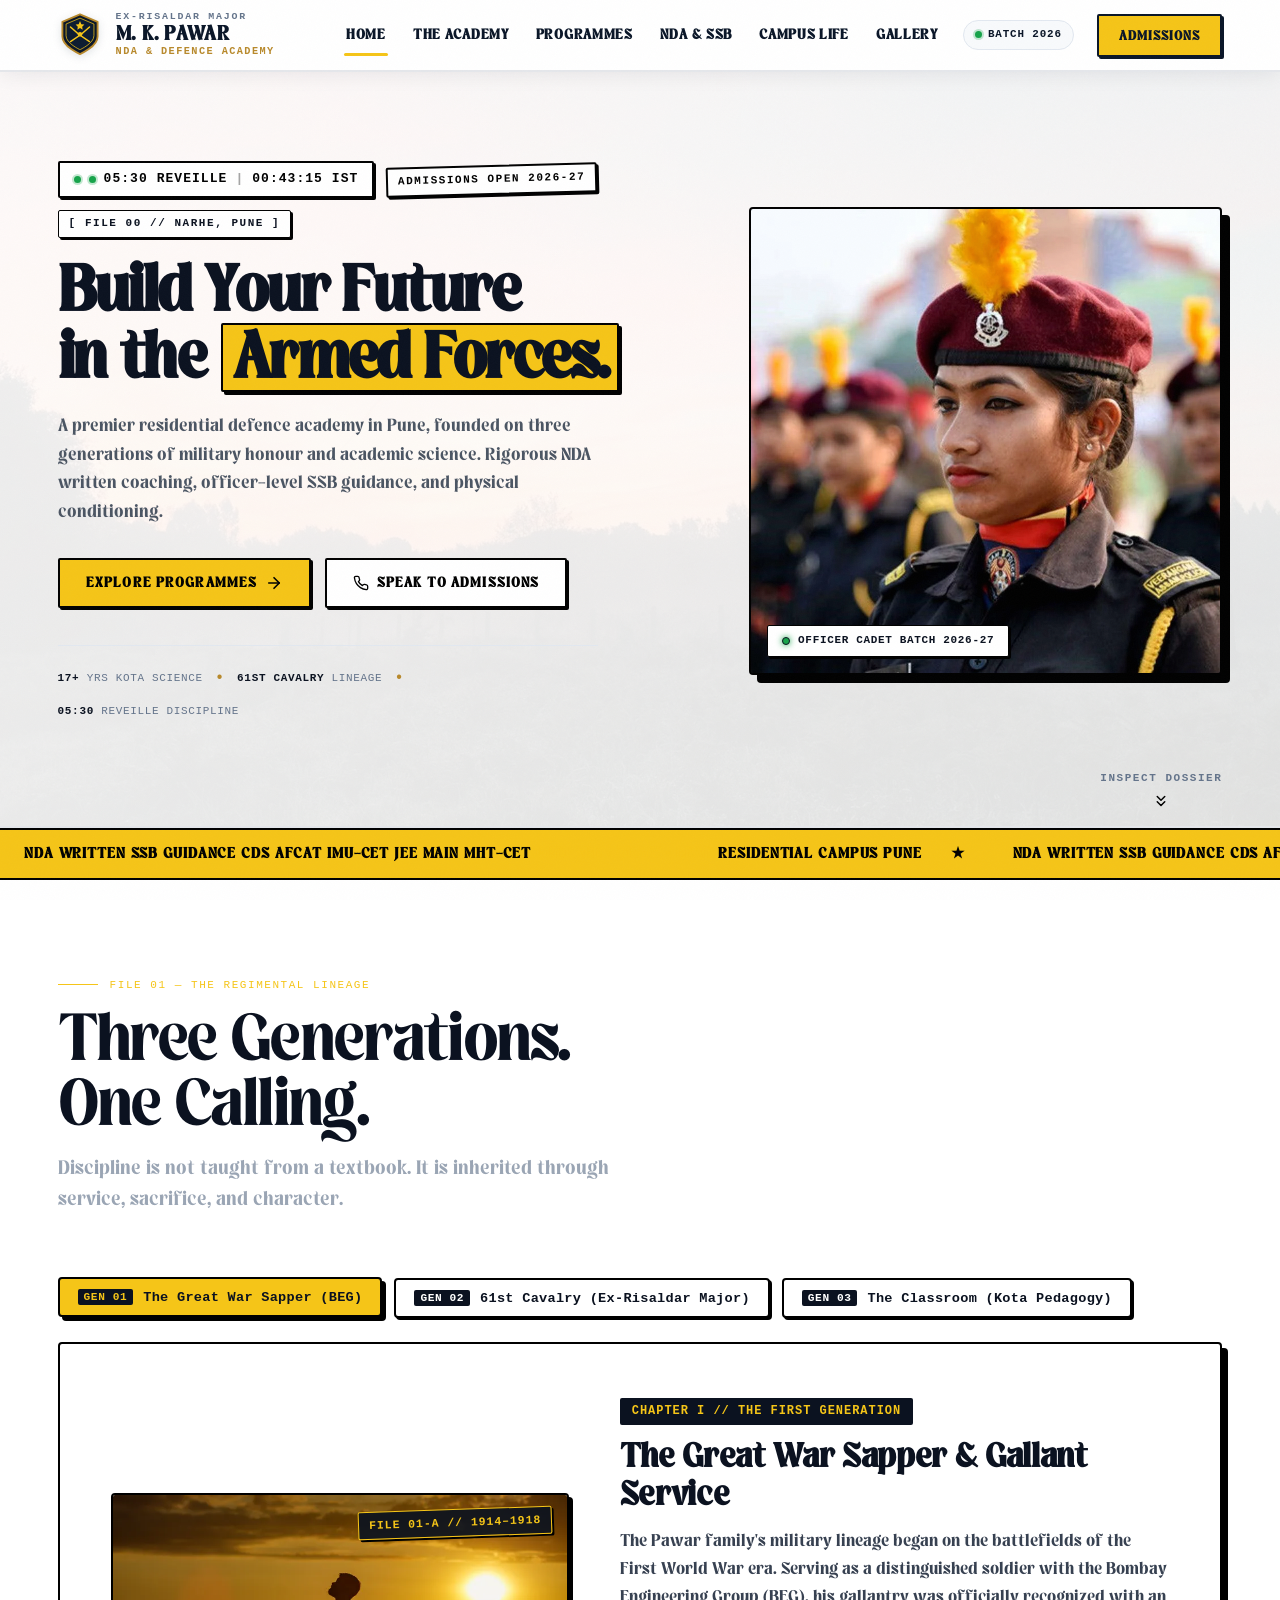
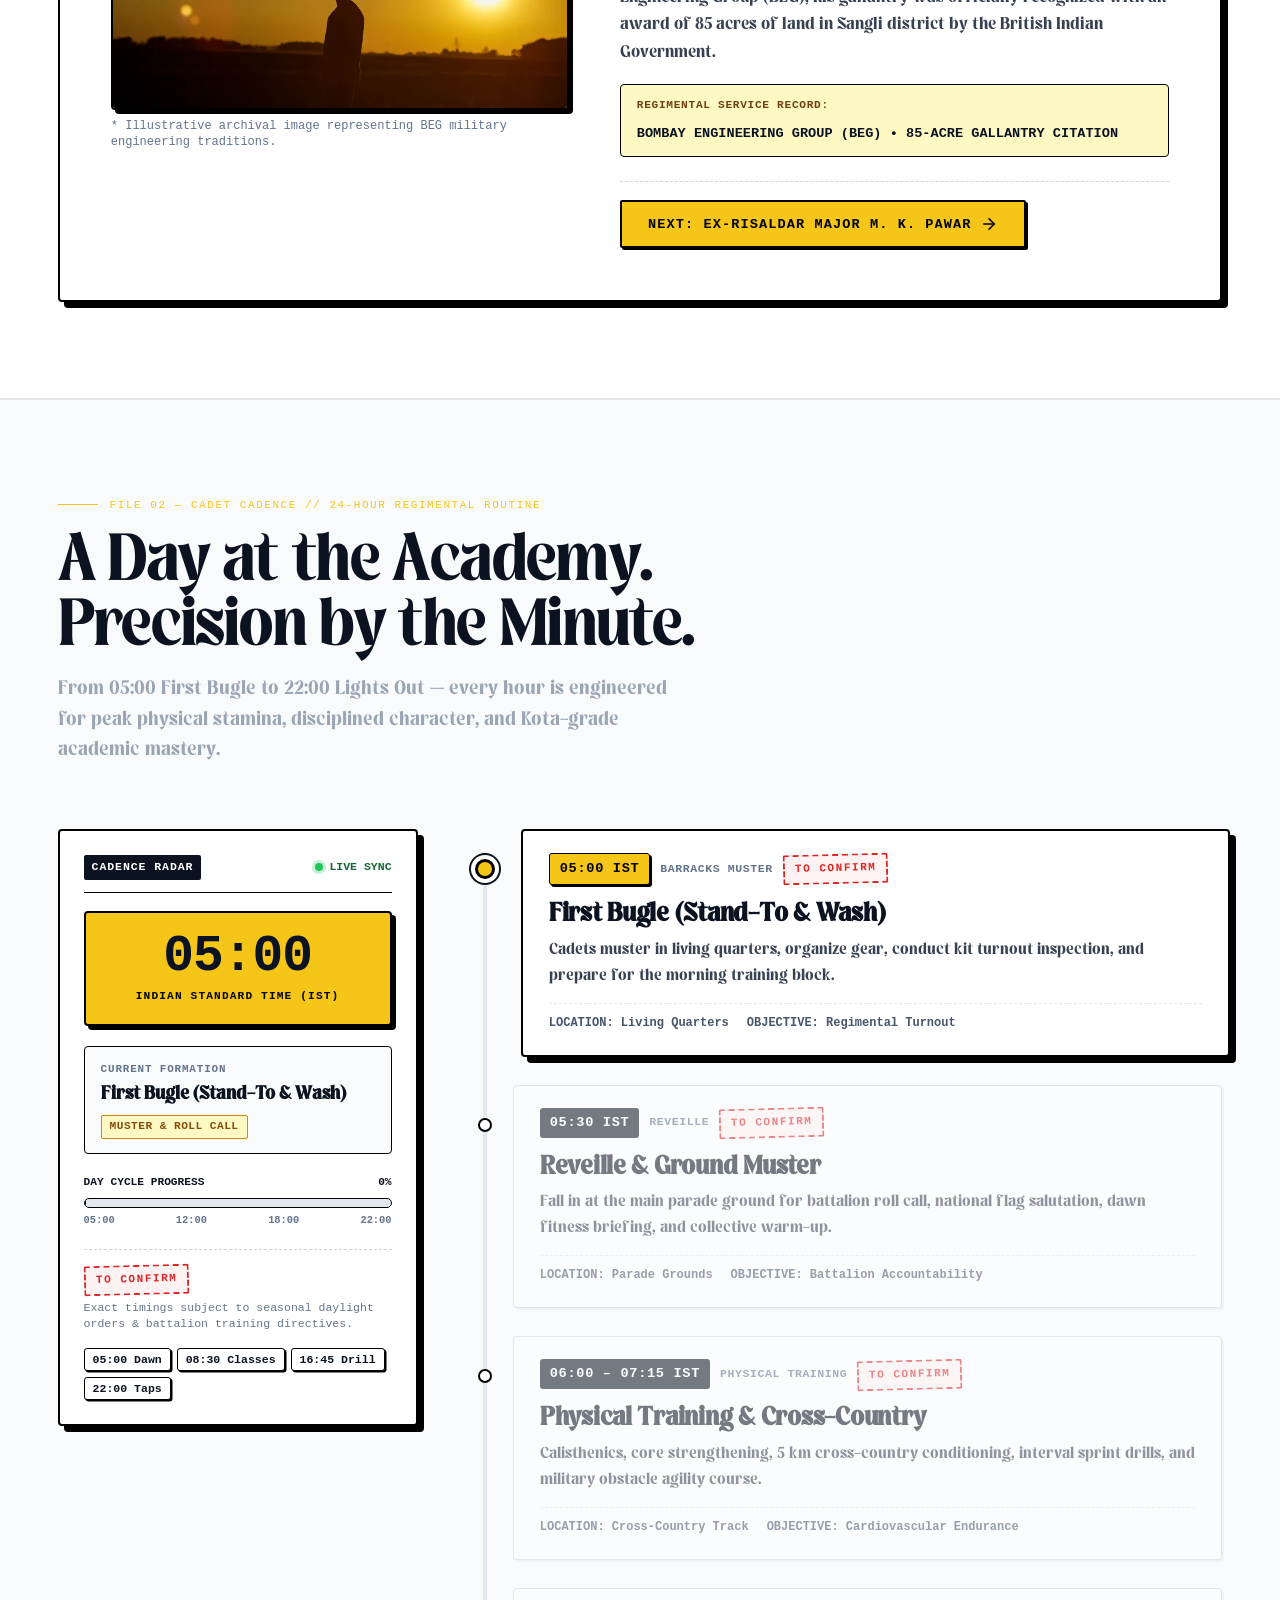
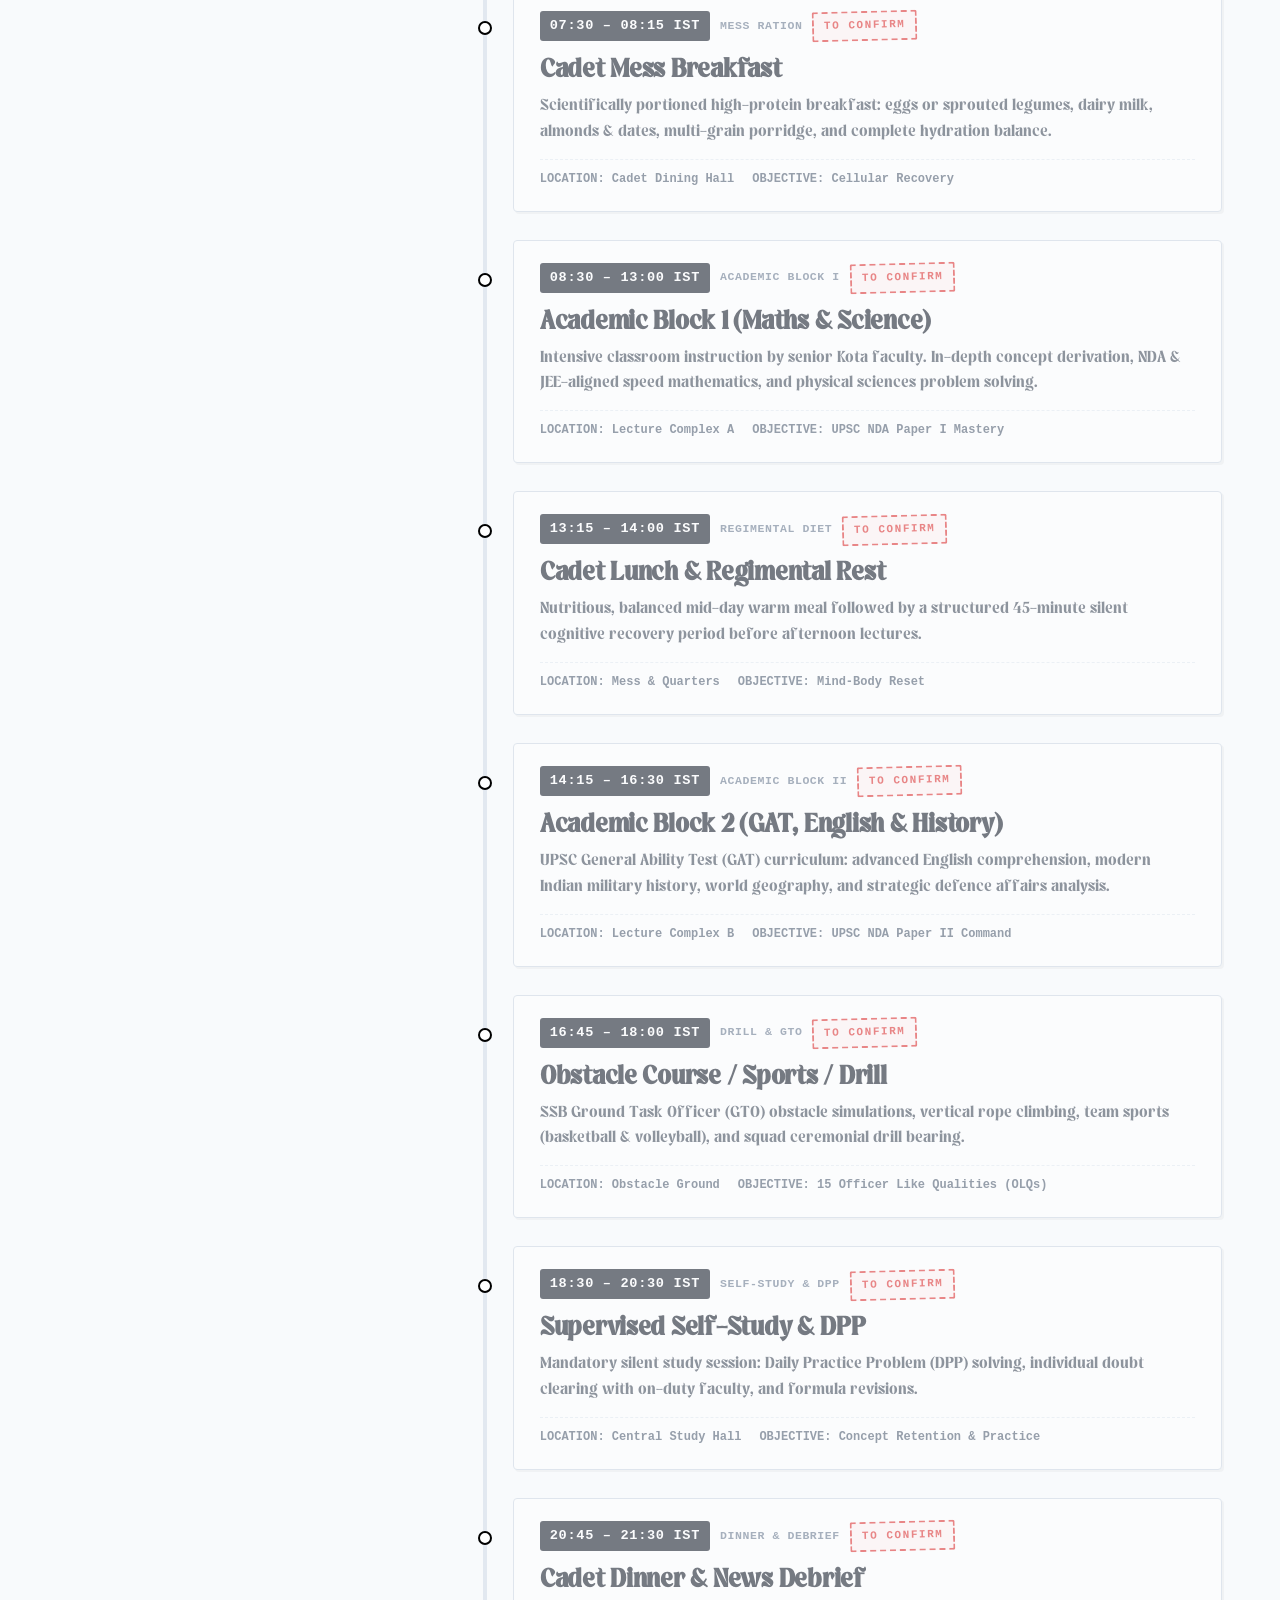
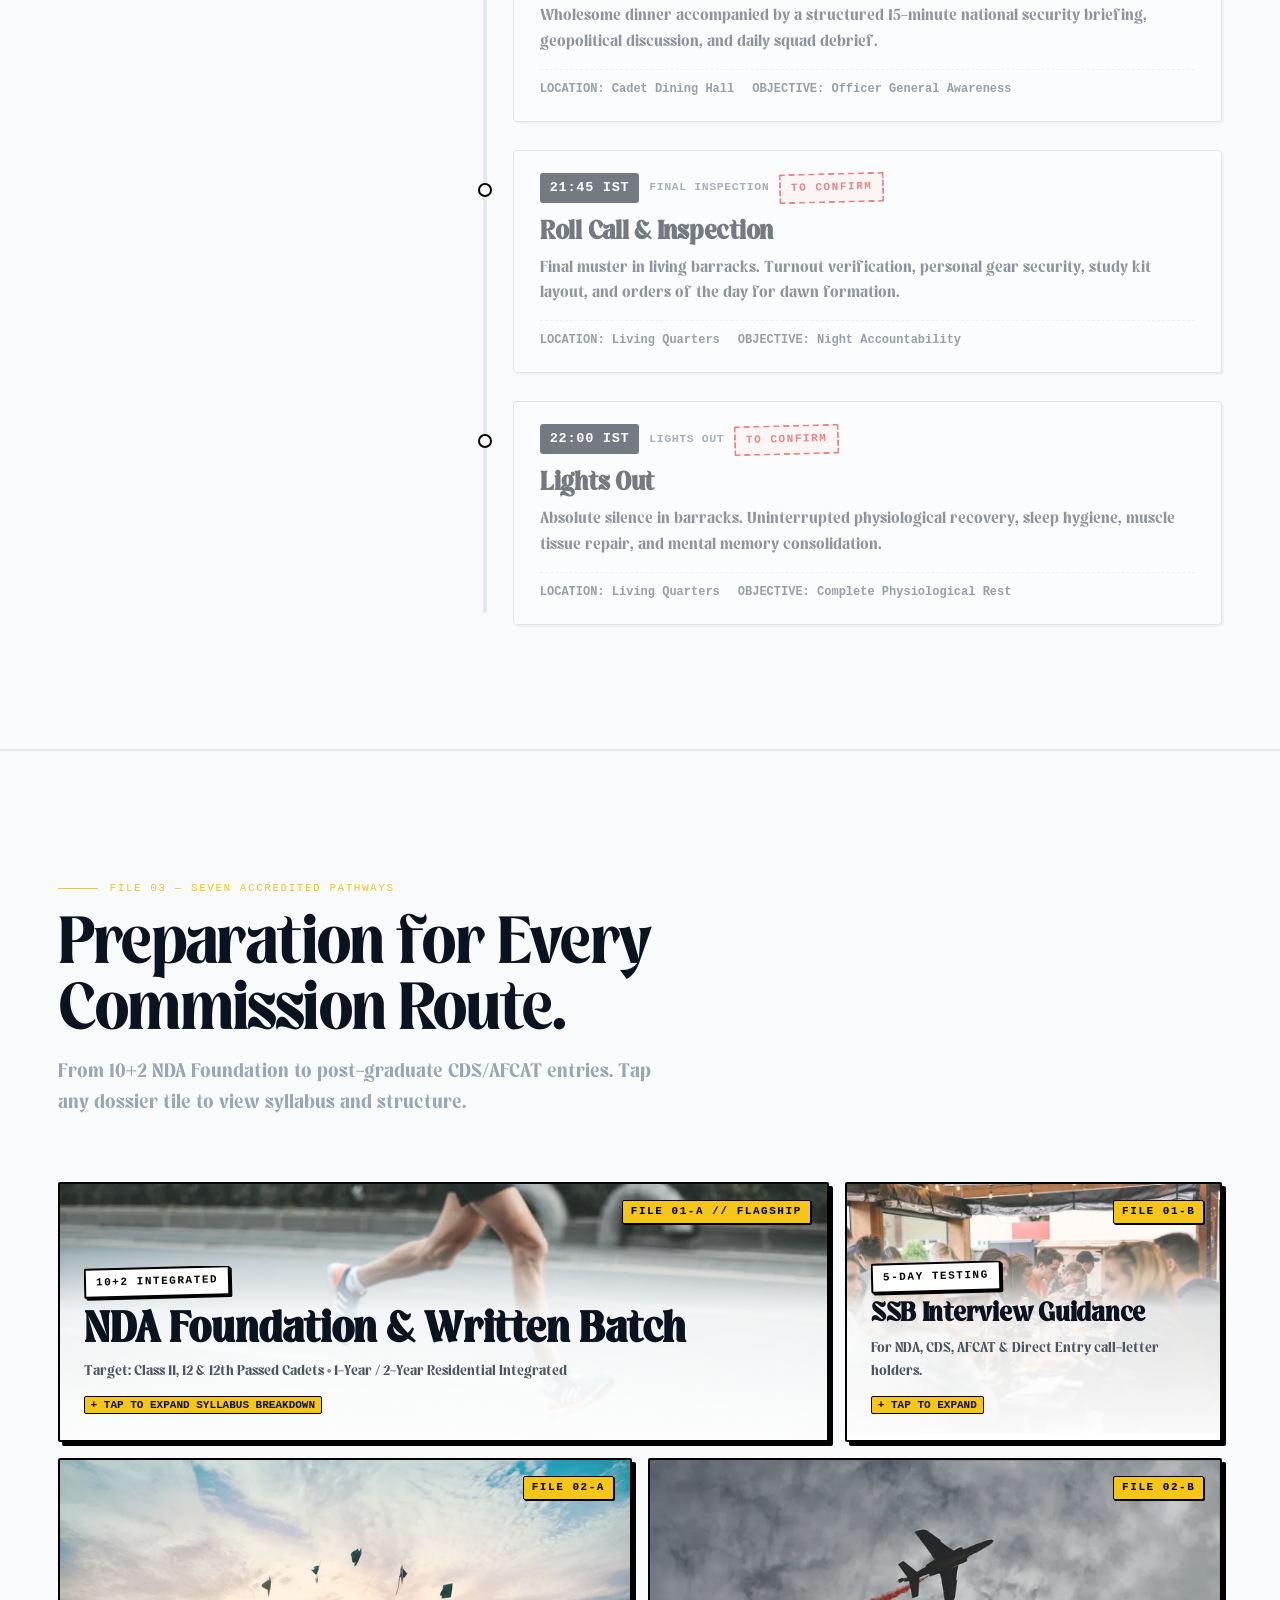
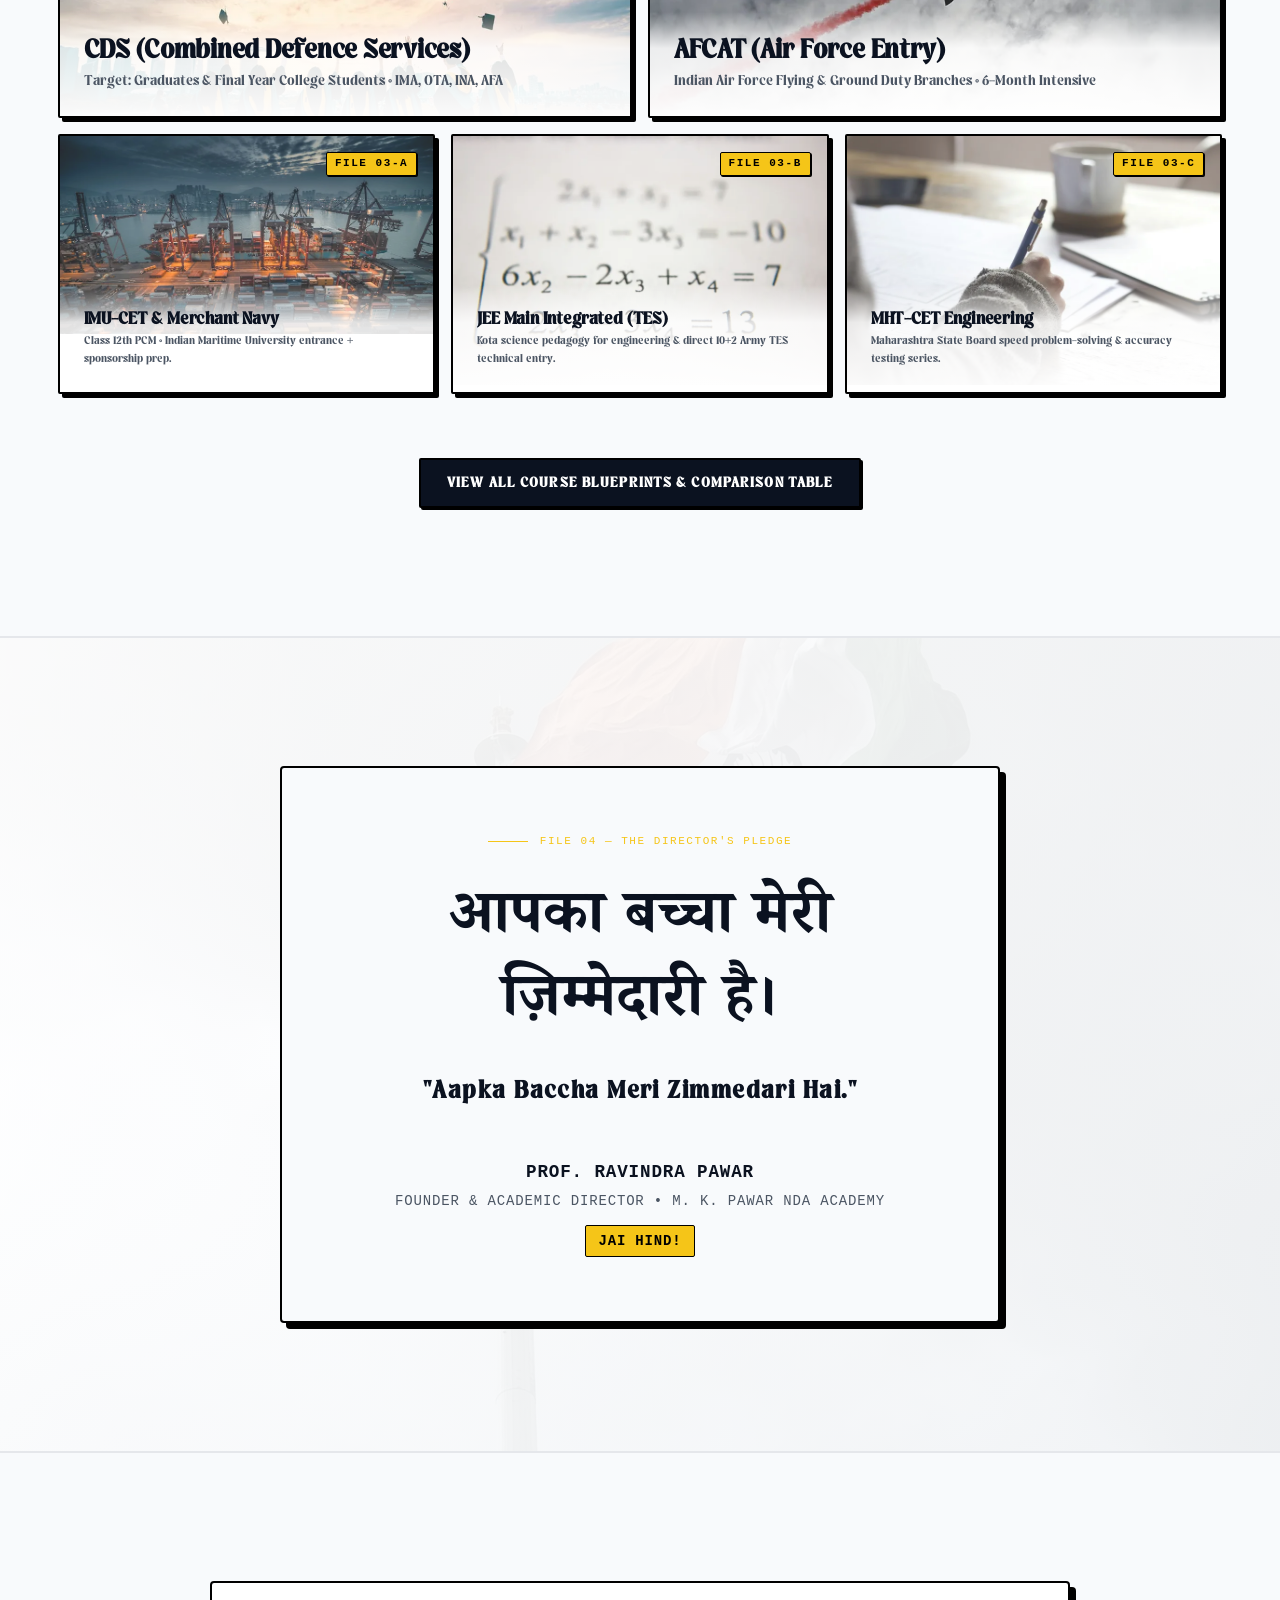
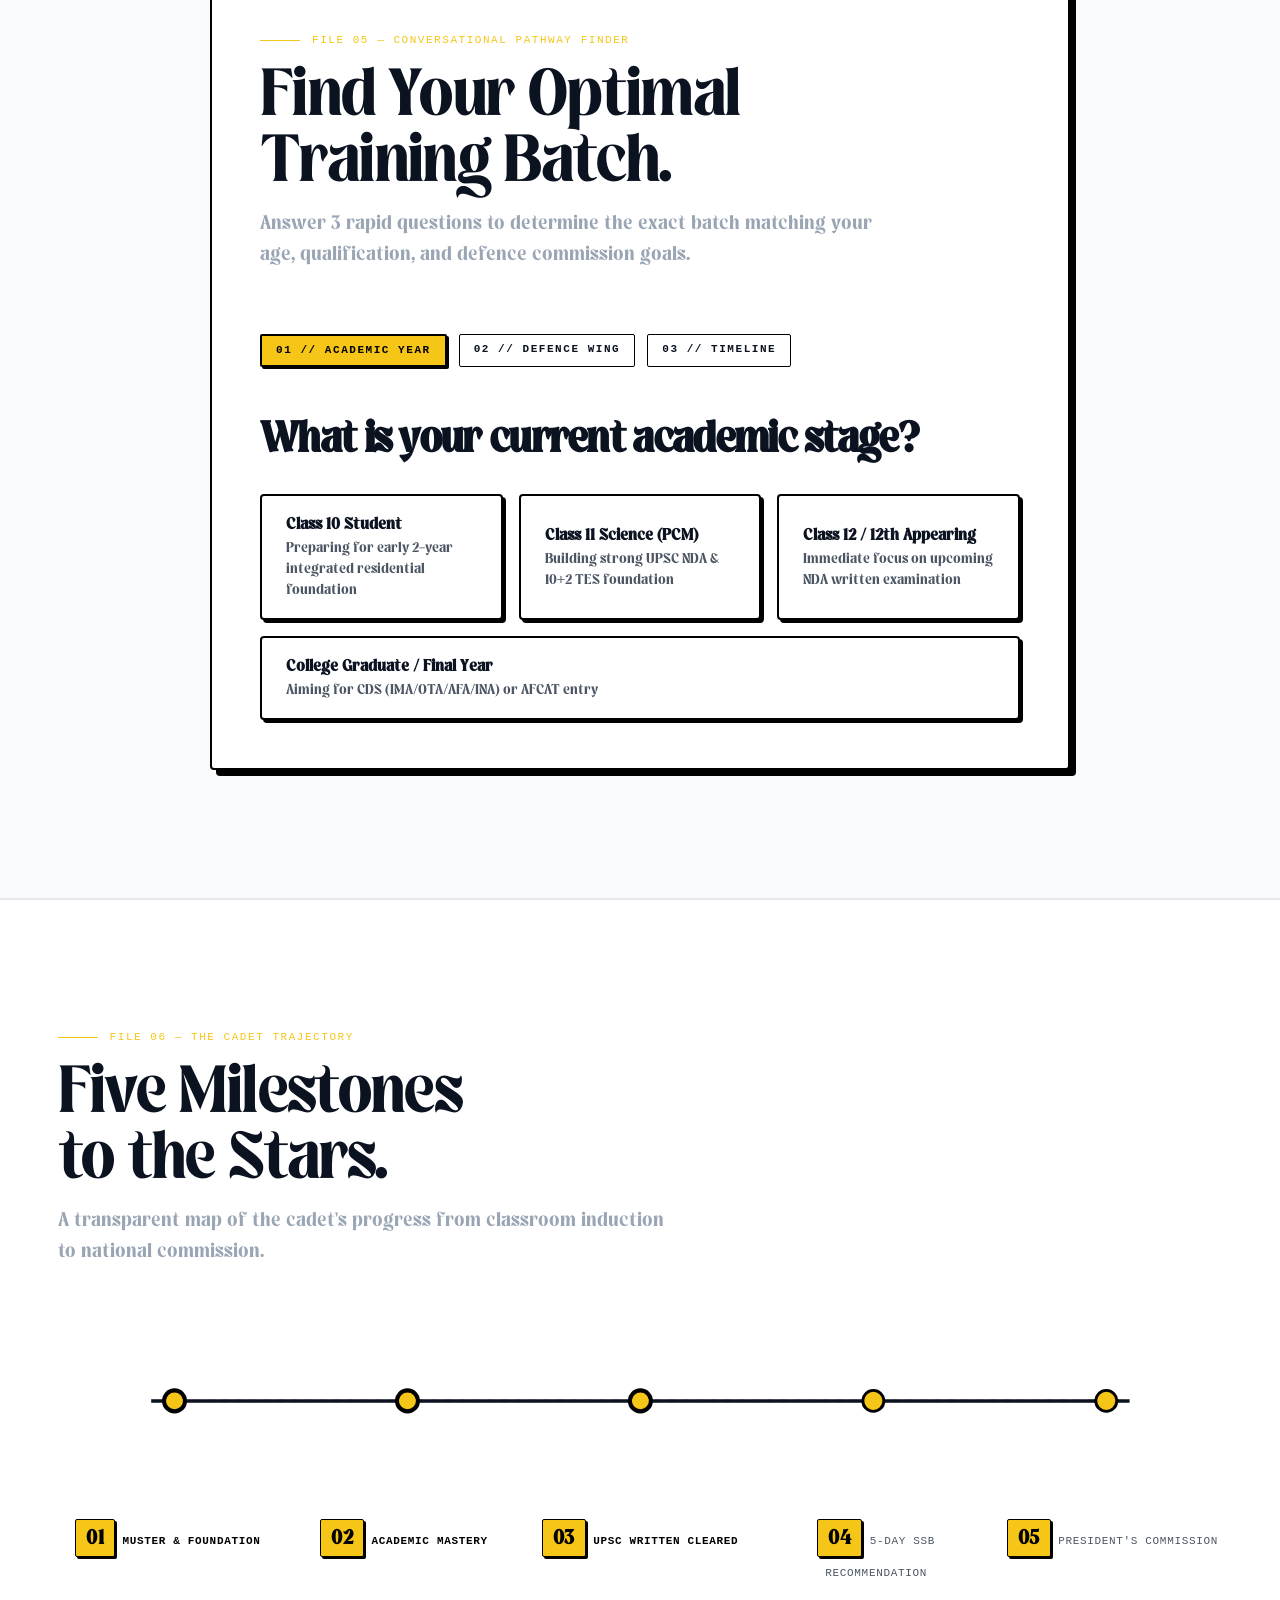
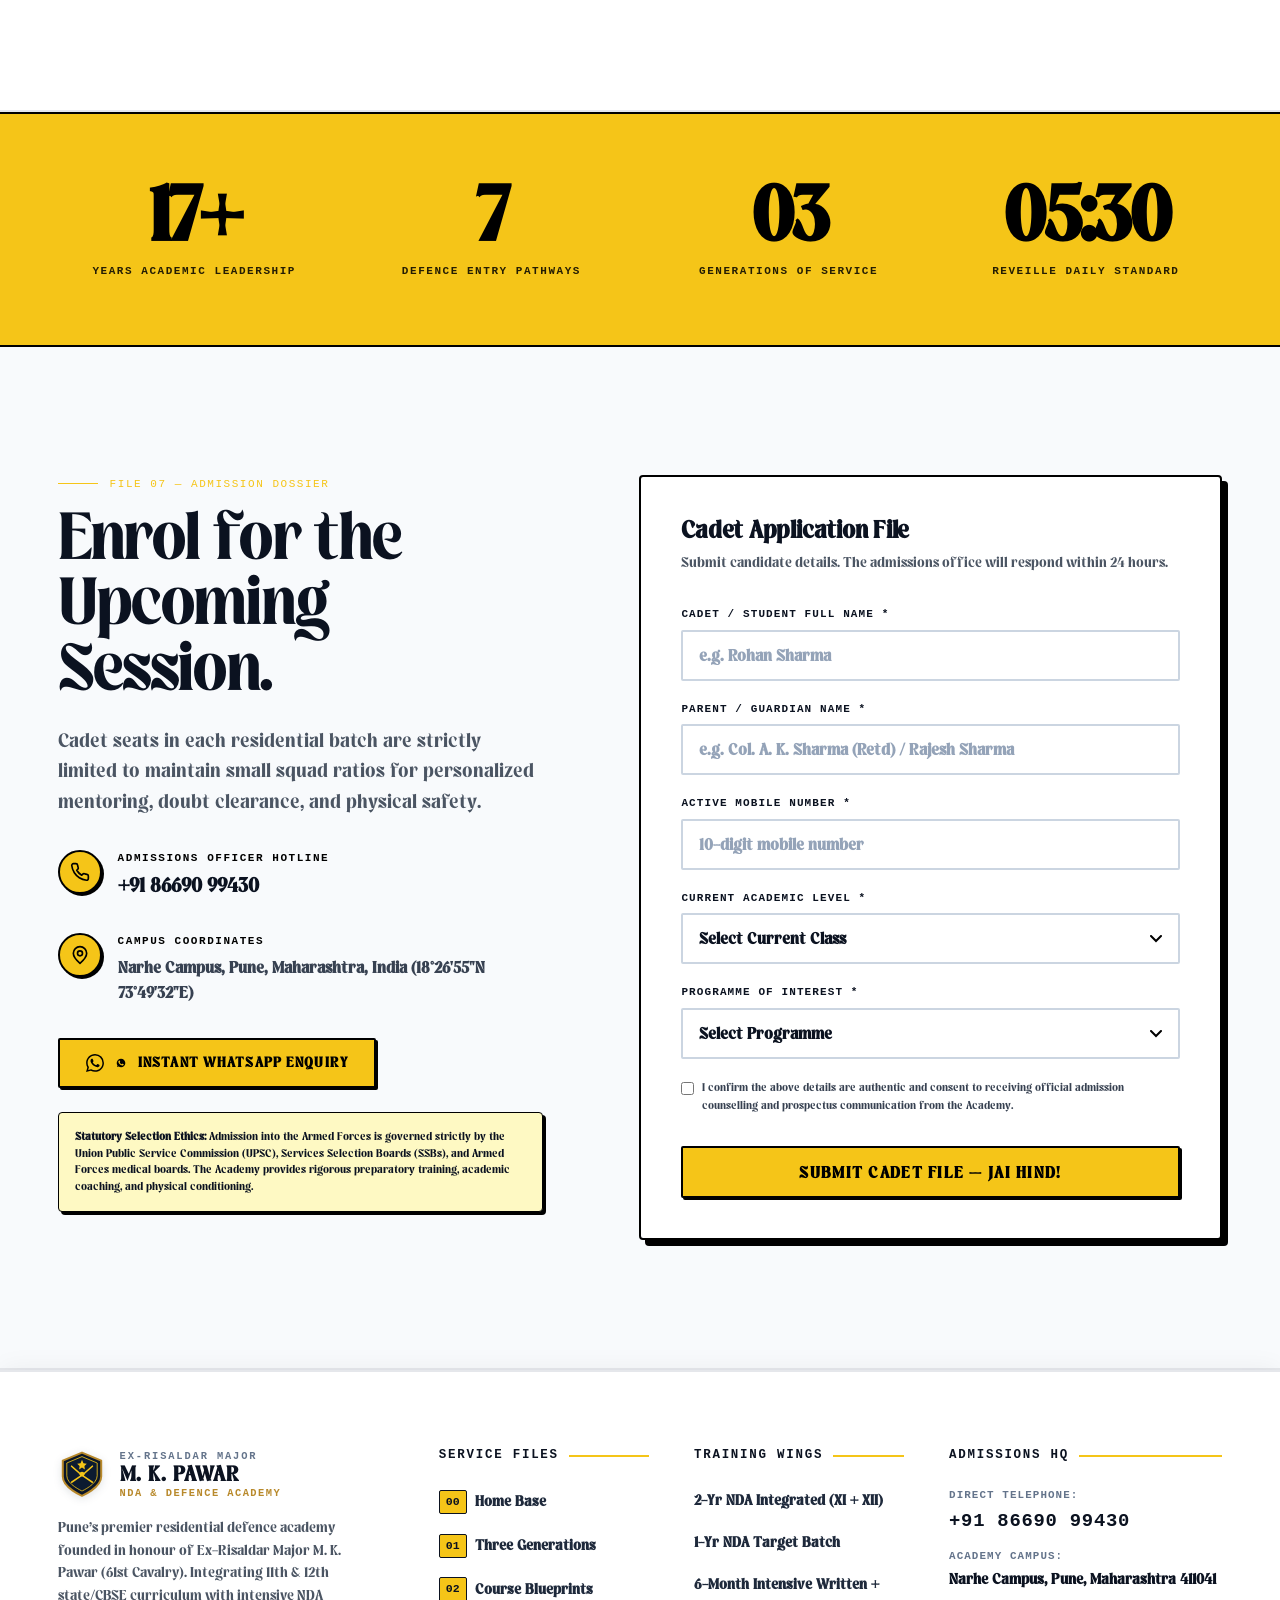
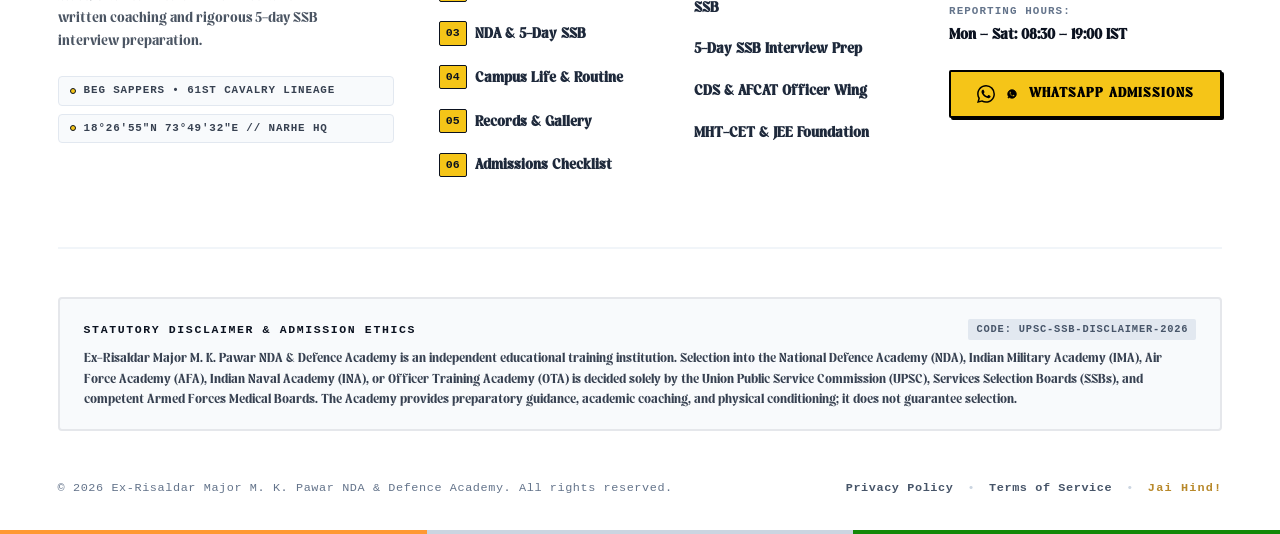
<file: index.html>
<!DOCTYPE html>
<html lang="en" dir="ltr">
<head>
  <meta charset="UTF-8">
  <meta name="viewport" content="width=device-width, initial-scale=1.0">
  <meta name="theme-color" content="#0A1628">
  <title>Ex-Risaldar Major M. K. Pawar NDA & Defence Academy | Pune</title>
  <meta name="description" content="Pune's premier residential defence academy. Rigorous NDA written preparation, officer-level SSB guidance, and physical conditioning. Prepare • Train • Lead.">
  <link rel="canonical" href="https://mkpawarnda.com/">

  <!-- Open Graph / Meta -->
  <meta property="og:type" content="website">
  <meta property="og:url" content="https://mkpawarnda.com/">
  <meta property="og:title" content="Ex-Risaldar Major M. K. Pawar NDA & Defence Academy | Pune">
  <meta property="og:description" content="Premier residential defence academy in Pune. Rigorous NDA written preparation, officer-level SSB guidance, and physical conditioning.">
  <meta property="og:image" content="https://mkpawarnda.com/assets/img/hero-crack-nda-1200.webp">

  <!-- Twitter Meta -->
  <meta name="twitter:card" content="summary_large_image">
  <meta name="twitter:title" content="Ex-Risaldar Major M. K. Pawar NDA & Defence Academy">
  <meta name="twitter:description" content="Premier residential defence academy in Pune. Prepare • Train • Lead.">
  <meta name="twitter:image" content="https://mkpawarnda.com/assets/img/hero-crack-nda-1200.webp">

  <!-- Preload Critical Fonts & Hero Image for High Performance -->
  <link rel="preload" href="assets/fonts/Mileast.woff2" as="font" type="font/woff2" crossorigin>
  <link rel="preload" href="assets/fonts/plus-jakarta-sans-600-normal.woff2" as="font" type="font/woff2" crossorigin>
  <link rel="preload" href="assets/img/hero-crack-nda-1200.webp" as="image" type="image/webp" fetchpriority="high">

  <!-- Preconnect for Devanagari Google Font -->
  <link rel="preconnect" href="https://fonts.googleapis.com">
  <link rel="preconnect" href="https://fonts.gstatic.com" crossorigin>
  <link href="https://fonts.googleapis.com/css2?family=Noto+Serif+Devanagari:wght@400;600;700&display=swap" rel="stylesheet">

  <!-- Stylesheets -->
  <link rel="stylesheet" href="assets/css/tokens.css">
  <link rel="stylesheet" href="assets/css/fonts.css">
  <link rel="stylesheet" href="assets/css/base.css">
  <link rel="stylesheet" href="assets/css/components.css">
  <link rel="stylesheet" href="assets/css/pages.css">

  <!-- Structured Data JSON-LD -->
  <script type="application/ld+json">
  {
    "@context": "https://schema.org",
    "@type": "EducationalOrganization",
    "name": "Ex-Risaldar Major M. K. Pawar NDA & Defence Academy",
    "alternateName": "M. K. Pawar NDA Academy Pune",
    "url": "https://mkpawarnda.com",
    "logo": "https://mkpawarnda.com/assets/img/logo.svg",
    "description": "Premier residential defence academy in Pune offering integrated NDA written exam coaching, SSB interview training, CDS, AFCAT, and academic preparation.",
    "address": {
      "@type": "PostalAddress",
      "addressLocality": "Narhe, Pune",
      "addressRegion": "Maharashtra",
      "addressCountry": "IN"
    },
    "telephone": "+918669099430",
    "slogan": "Prepare • Train • Lead"
  }
  </script>
</head>
<body>
  <!-- Accessible Skip Link -->
  <a href="#main-content" class="skip-link">Skip to main content</a>

  <!-- Reading Progress Bar -->
  <div id="progress-bar" class="header-progress-bar" role="progressbar" aria-label="Page reading progress"></div>

  <!-- Custom Tactical Cursor (Desktop) -->
  <div id="cursor-rose" aria-hidden="true"></div>

  <!-- ========================================================================
       TOP HEADER & NAVIGATION BAR
       ======================================================================== -->
  <header class="site-header" role="banner">
    <div class="header-inner">
      <a href="index.html" class="header-brand" aria-label="M. K. Pawar NDA Academy — Return to home">
        <img src="assets/img/logo-crest.svg" width="44" height="48" alt="Regimental Crest" class="brand-crest" loading="eager">
        <div class="brand-text-group">
          <span class="brand-super">EX-RISALDAR MAJOR</span>
          <span class="brand-title">M. K. PAWAR</span>
          <span class="brand-badge">NDA &amp; DEFENCE ACADEMY</span>
        </div>
      </a>

      <nav class="nav-primary" aria-label="Primary navigation">
        <a href="index.html" aria-current="page">Home</a>
        <a href="about.html">The Academy</a>
        <a href="courses.html">Programmes</a>
        <a href="nda-ssb.html">NDA &amp; SSB</a>
        <a href="campus-training.html">Campus Life</a>
        <a href="achievements-gallery.html">Gallery</a>
        <div class="nav-chip-badge" title="Academic Session 2026-27">
          <span class="nav-pulse"></span>
          <span>BATCH 2026</span>
        </div>
        <a href="admissions-contact.html" class="nav-cta btn--nav-bold">Admissions</a>
      </nav>

      <button class="hamburger menu-toggle" id="hamburger" aria-controls="nav-modal" aria-expanded="false" aria-label="Toggle navigation menu">
        <span class="hamburger-line"></span>
        <span class="hamburger-line"></span>
        <span class="hamburger-line"></span>
      </button>
    </div>
  </header>

  <!-- Mobile Fullscreen Navigation Modal -->
  <div class="nav-modal mobile-nav-modal" id="nav-modal" role="dialog" aria-modal="true" aria-label="Navigation Menu" aria-hidden="true">
    <div style="padding: var(--s-2xl) var(--pad-x); display: flex; flex-direction: column; height: 100%; justify-content: space-between;">
      <div>
        <div style="display: flex; justify-content: space-between; align-items: center; margin-bottom: var(--s-3xl);">
          <div class="brand-name">
            <span class="brand-short" style="color: var(--white); font-size: 1.25rem;">M. K. Pawar Academy</span>
            <span class="brand-tagline" style="color: var(--yellow);">SERVICE DOSSIER 2026</span>
          </div>
          <button class="nav-modal-close menu-toggle" aria-label="Close navigation menu" style="background: none; border: none; color: var(--yellow); font-size: 2rem; cursor: pointer;">&times;</button>
        </div>
        <ul class="nav-modal-list mobile-nav-links" style="list-style: none; padding: 0; margin: 0; display: flex; flex-direction: column; gap: var(--s-lg);">
          <li><a href="index.html" aria-current="page" style="color: var(--yellow); font-family: var(--font-display); font-size: 1.75rem; text-decoration: none; text-transform: uppercase;">01 // Home</a></li>
          <li><a href="about.html" style="color: var(--white); font-family: var(--font-display); font-size: 1.75rem; text-decoration: none; text-transform: uppercase;">02 // The Academy</a></li>
          <li><a href="courses.html" style="color: var(--white); font-family: var(--font-display); font-size: 1.75rem; text-decoration: none; text-transform: uppercase;">03 // Programmes</a></li>
          <li><a href="nda-ssb.html" style="color: var(--white); font-family: var(--font-display); font-size: 1.75rem; text-decoration: none; text-transform: uppercase;">04 // NDA & SSB</a></li>
          <li><a href="campus-training.html" style="color: var(--white); font-family: var(--font-display); font-size: 1.75rem; text-decoration: none; text-transform: uppercase;">05 // Campus Life</a></li>
          <li><a href="achievements-gallery.html" style="color: var(--white); font-family: var(--font-display); font-size: 1.75rem; text-decoration: none; text-transform: uppercase;">06 // Records & Gallery</a></li>
          <li><a href="admissions-contact.html" style="color: var(--white); font-family: var(--font-display); font-size: 1.75rem; text-decoration: none; text-transform: uppercase;">07 // Admissions</a></li>
        </ul>
      </div>

      <div style="border-top: 1px solid rgba(255,255,255,0.1); padding-top: var(--s-xl);">
        <p style="font-family: var(--font-mono); font-size: var(--text-micro); color: var(--yellow); letter-spacing: var(--tc-wide); text-transform: uppercase; margin-bottom: 8px;">Admissions Hotline</p>
        <a href="tel:8669099430" style="color: var(--white); font-family: var(--font-display); font-size: 1.3rem; text-decoration: none; display: block; margin-bottom: 12px;">+91 86690 99430</a>
        <a href="https://wa.me/918669099430?text=Jai%20Hind%20Sir%2C%20I%20would%20like%20to%20enquire%20about%20admission." class="btn btn--whatsapp" target="_blank" rel="noopener noreferrer" style="width: 100%; justify-content: center;">
          Chat on WhatsApp
        </a>
      </div>
    </div>
  </div>

  <!-- Primary Content Area -->
  <main id="main-content">
    
    <!-- ======================================================================
         SIGNATURE EXPERIENCE 1: HERO SECTION (SPLIT: TEXT LEFT • IMAGE RIGHT)
         ====================================================================== -->
    <section class="hero" id="hero" aria-label="Academy Hero Dossier">
      <!-- File Tab on Left Edge -->
      <div class="file-tab" aria-hidden="true">FILE 00: PREPARE • TRAIN • LEAD</div>

      <div class="hero-container">
        <!-- LEFT COLUMN: Content -->
        <div class="hero-content">
          <!-- Metadata Stamp & Live Clock Row -->
          <div class="hero-eyebrow">
            <div class="clock-chip" aria-label="Reveille schedule and live IST clock">
              <span class="clock-chip-dot" aria-hidden="true"></span>
              <span>05:30 REVEILLE</span>
              <span style="opacity: 0.35;">|</span>
              <span class="clock-chip-time">05:30:00 IST</span>
            </div>

            <span class="stamp stamp--outline" aria-label="Admissions status">ADMISSIONS OPEN 2026-27</span>
            <span class="hero-file-badge">[ FILE 00 // NARHE, PUNE ]</span>
          </div>

          <!-- Headline Block -->
          <h1 class="hero-title">
            Build Your Future<br>in the <span class="accent">Armed Forces.</span>
          </h1>

          <p class="hero-subtitle">
            A premier residential defence academy in Pune, founded on three generations of military honour and academic science. Rigorous NDA written coaching, officer-level SSB guidance, and physical conditioning.
          </p>

          <!-- CTAs -->
          <div class="hero-actions">
            <a href="courses.html" class="btn btn--primary btn--magnetic">
              <span>Explore Programmes</span>
              <svg width="18" height="18" viewBox="0 0 24 24" fill="none" stroke="currentColor" stroke-width="2.2" stroke-linecap="round" stroke-linejoin="round" aria-hidden="true">
                <line x1="5" y1="12" x2="19" y2="12"></line>
                <polyline points="12 5 19 12 12 19"></polyline>
              </svg>
            </a>
            
            <a href="tel:8669099430" class="btn btn--outline">
              <svg width="16" height="16" viewBox="0 0 24 24" fill="none" stroke="currentColor" stroke-width="2" stroke-linecap="round" stroke-linejoin="round" aria-hidden="true">
                <path d="M22 16.92v3a2 2 0 0 1-2.18 2 19.79 19.79 0 0 1-8.63-3.07 19.5 19.5 0 0 1-6-6 19.79 19.79 0 0 1-3.07-8.67A2 2 0 0 1 4.11 2h3a2 2 0 0 1 2 1.72 12.84 12.84 0 0 0 .7 2.81 2 2 0 0 1-.45 2.11L8.09 9.91a16 16 0 0 0 6 6l1.27-1.27a2 2 0 0 1 2.11-.45 12.84 12.84 0 0 0 2.81.7A2 2 0 0 1 22 16.92z"></path>
              </svg>
              <span>Speak to Admissions</span>
            </a>
          </div>

          <!-- Micro Lineage & Ethos Strip -->
          <div class="hero-lineage-strip">
            <span class="lineage-item"><strong>17+</strong> YRS KOTA SCIENCE</span>
            <span class="lineage-sep">•</span>
            <span class="lineage-item"><strong>61ST CAVALRY</strong> LINEAGE</span>
            <span class="lineage-sep">•</span>
            <span class="lineage-item"><strong>05:30</strong> REVEILLE DISCIPLINE</span>
          </div>
        </div>

        <!-- RIGHT COLUMN: Framed Dossier Image -->
        <div class="hero-image-wrap">
          <div class="hero-image-frame">
            <picture>
              <source srcset="assets/img/hero-crack-nda-1200.webp 1200w, assets/img/hero-crack-nda-800.webp 800w, assets/img/hero-crack-nda-480.webp 480w" sizes="(max-width: 768px) 100vw, 50vw" type="image/webp">
              <img src="assets/img/hero-crack-nda.jpg" alt="Officer cadet in parade uniform and beret" width="1200" height="900" fetchpriority="high" class="hero-cadet-img">
            </picture>
            <div class="hero-contour-overlay" style="position: absolute; inset: 0; background-image: url('assets/img/contour-lines.svg'); background-repeat: no-repeat; background-position: right top; background-size: contain; opacity: 0.25; pointer-events: none;"></div>
            <div class="hero-image-badge">
              <span class="badge-dot"></span>
              <span>OFFICER CADET BATCH 2026-27</span>
            </div>
          </div>
        </div>
      </div>

      <!-- Scroll Cue -->
      <div class="hero-scroll-cue" aria-hidden="true">
        <span>INSPECT DOSSIER</span>
        <svg viewBox="0 0 24 24" fill="none" stroke="currentColor" stroke-width="2" stroke-linecap="round" stroke-linejoin="round">
          <path d="M7 13l5 5 5-5M7 6l5 5 5-5"/>
        </svg>
      </div>
    </section>

    <!-- ======================================================================
         MARQUEE BANNER STRIP
         ====================================================================== -->
    <aside class="marquee-strip" aria-label="Accredited Programmes Marquee">
      <div class="marquee-track">
        <div class="marquee-item">
          <span>NDA WRITTEN</span>
          <span>SSB GUIDANCE</span>
          <span>CDS</span>
          <span>AFCAT</span>
          <span>IMU-CET</span>
          <span>JEE MAIN</span>
          <span>MHT-CET</span>
          <span style="color: var(--yellow);">PREPARE • TRAIN • LEAD</span>
          <span>RESIDENTIAL CAMPUS</span>
          <span>PUNE</span>
        </div>
        <!-- Duplicated track for continuous seamless loop -->
        <div class="marquee-item" aria-hidden="true">
          <span>NDA WRITTEN</span>
          <span>SSB GUIDANCE</span>
          <span>CDS</span>
          <span>AFCAT</span>
          <span>IMU-CET</span>
          <span>JEE MAIN</span>
          <span>MHT-CET</span>
          <span style="color: var(--yellow);">PREPARE • TRAIN • LEAD</span>
          <span>RESIDENTIAL CAMPUS</span>
          <span>PUNE</span>
        </div>
      </div>
    </aside>

    <!-- ======================================================================
         SIGNATURE EXPERIENCE 2: THREE GENERATIONS (REGIMENTAL DOSSIER SHOWCASE)
         ====================================================================== -->
    <section class="story-section" id="story" aria-label="Three Generations of Military and Academic Service">
      <div class="container" style="padding-top: var(--s-4xl); padding-bottom: var(--s-4xl);">
        
        <!-- Section Header -->
        <div class="section-header reveal">
          <p class="section-label">FILE 01 — THE REGIMENTAL LINEAGE</p>
          <h2 class="section-title">Three Generations.<br>One Calling.</h2>
          <p class="section-subtitle">Discipline is not taught from a textbook. It is inherited through service, sacrifice, and character.</p>
        </div>

        <!-- Chapter Selector Tabs -->
        <div class="story-nav-tabs" role="tablist" aria-label="Lineage Generations Tabs">
          <button class="story-tab is-active" role="tab" id="tab-gen-1" aria-selected="true" aria-controls="chapter-1" data-target="1">
            <span class="tab-code">GEN 01</span>
            <span class="tab-title">The Great War Sapper (BEG)</span>
          </button>
          <button class="story-tab" role="tab" id="tab-gen-2" aria-selected="false" aria-controls="chapter-2" data-target="2">
            <span class="tab-code">GEN 02</span>
            <span class="tab-title">61st Cavalry (Ex-Risaldar Major)</span>
          </button>
          <button class="story-tab" role="tab" id="tab-gen-3" aria-selected="false" aria-controls="chapter-3" data-target="3">
            <span class="tab-code">GEN 03</span>
            <span class="tab-title">The Classroom (Kota Pedagogy)</span>
          </button>
        </div>

        <!-- Dossier Showcase Container -->
        <div class="story-showcase">
          
          <!-- Chapter 1: The Great War Era -->
          <article class="story-panel is-active" id="chapter-1" role="tabpanel" aria-labelledby="tab-gen-1" data-chapter="1">
            <div class="story-panel-grid">
              <div class="story-panel-media">
                <div class="story-media-frame">
                  <picture>
                    <source srcset="assets/img/grandfather-beg-field-800.webp 800w, assets/img/grandfather-beg-field.webp 1600w" sizes="(max-width: 768px) 100vw, 45vw" type="image/webp">
                    <img src="assets/img/grandfather-beg-field.jpg" alt="Dusk field silhouette representing First World War BEG military traditions." loading="lazy">
                  </picture>
                  <span class="stamp stamp--outline story-chapter-stamp">FILE 01-A // 1914–1918</span>
                </div>
                <p class="story-media-caption">* Illustrative archival image representing BEG military engineering traditions.</p>
              </div>

              <div class="story-panel-content">
                <span class="story-chapter-chip">CHAPTER I // THE FIRST GENERATION</span>
                <h3 class="story-panel-title">The Great War Sapper &amp; Gallant Service</h3>
                <p class="story-panel-desc">
                  The Pawar family's military lineage began on the battlefields of the First World War era. Serving as a distinguished soldier with the Bombay Engineering Group (BEG), his gallantry was officially recognized with an award of 85 acres of land in Sangli district by the British Indian Government.
                </p>
                <div class="story-regiment-box">
                  <span class="regiment-label">REGIMENTAL SERVICE RECORD:</span>
                  <span class="regiment-value">BOMBAY ENGINEERING GROUP (BEG) • 85-ACRE GALLANTRY CITATION</span>
                </div>
                <div class="story-panel-actions">
                  <button class="btn btn--primary story-next-btn" data-next="2">
                    <span>Next: Ex-Risaldar Major M. K. Pawar</span>
                    <svg width="18" height="18" viewBox="0 0 24 24" fill="none" stroke="currentColor" stroke-width="2.2" stroke-linecap="round" stroke-linejoin="round" aria-hidden="true">
                      <line x1="5" y1="12" x2="19" y2="12"></line>
                      <polyline points="12 5 19 12 12 19"></polyline>
                    </svg>
                  </button>
                </div>
              </div>
            </div>
          </article>

          <!-- Chapter 2: The Cavalry Spirit -->
          <article class="story-panel" id="chapter-2" role="tabpanel" aria-labelledby="tab-gen-2" data-chapter="2">
            <div class="story-panel-grid">
              <div class="story-panel-media">
                <div class="story-media-frame">
                  <picture>
                    <source srcset="assets/img/cavalry-saddle-800.webp 800w, assets/img/cavalry-saddle.webp 1600w" sizes="(max-width: 768px) 100vw, 45vw" type="image/webp">
                    <img src="assets/img/cavalry-saddle.jpg" alt="Ceremonial equestrian saddle representing 61st Cavalry horsemanship." loading="lazy">
                  </picture>
                  <span class="stamp stamp--outline story-chapter-stamp">FILE 01-B // CAVALRY</span>
                </div>
                <p class="story-media-caption">* Living tribute representing 61st Cavalry equestrian mentorship.</p>
              </div>

              <div class="story-panel-content">
                <span class="story-chapter-chip">CHAPTER II // THE SECOND GENERATION</span>
                <h3 class="story-panel-title">Ex-Risaldar Major M. K. Pawar</h3>
                <p class="story-panel-desc">
                  Recruited at Jaipur into the prestigious 61st Cavalry (Armoured Corps) — the last operational horse-mounted cavalry regiment in the world. Ex-Risaldar Major M. K. Pawar served with supreme honour and was renowned as a master horse riding instructor and equestrian mentor. This academy stands as a living tribute to his ethos.
                </p>
                <div class="story-regiment-box">
                  <span class="regiment-label">REGIMENTAL SERVICE RECORD:</span>
                  <span class="regiment-value">61ST CAVALRY (ARMOURED CORPS) • RECRUITED: JAIPUR • MASTER INSTRUCTOR</span>
                </div>
                <blockquote class="story-quote">
                  "A Soldier. A Father. A Blessing."
                </blockquote>
                <div class="story-panel-actions">
                  <button class="btn btn--outline story-prev-btn" data-prev="1">← Previous</button>
                  <button class="btn btn--primary story-next-btn" data-next="3">
                    <span>Next: Prof. Ravindra Pawar</span>
                    <svg width="18" height="18" viewBox="0 0 24 24" fill="none" stroke="currentColor" stroke-width="2.2" stroke-linecap="round" stroke-linejoin="round" aria-hidden="true">
                      <line x1="5" y1="12" x2="19" y2="12"></line>
                      <polyline points="12 5 19 12 12 19"></polyline>
                    </svg>
                  </button>
                </div>
              </div>
            </div>
          </article>

          <!-- Chapter 3: The Classroom -->
          <article class="story-panel" id="chapter-3" role="tabpanel" aria-labelledby="tab-gen-3" data-chapter="3">
            <div class="story-panel-grid">
              <div class="story-panel-media">
                <div class="story-media-frame">
                  <picture>
                    <source srcset="assets/img/classroom-students-800.webp 800w, assets/img/classroom-students.webp 1600w" sizes="(max-width: 768px) 100vw, 45vw" type="image/webp">
                    <img src="assets/img/classroom-students.jpg" alt="Aspirants engaged in structured academic problem-solving." loading="lazy">
                  </picture>
                  <span class="stamp stamp--outline story-chapter-stamp">FILE 01-C // ACADEMICS</span>
                </div>
                <p class="story-media-caption">* Kota academic coaching and diagnostic assessment environment.</p>
              </div>

              <div class="story-panel-content">
                <span class="story-chapter-chip">CHAPTER III // THE THIRD GENERATION</span>
                <h3 class="story-panel-title">Prof. Ravindra Pawar &amp; The Academy</h3>
                <p class="story-panel-desc">
                  With 17 years of premier academic leadership — directing Kota Rankers Point and guiding students across Rajasthan, MP, Chhattisgarh, and Maharashtra — Prof. Ravindra Pawar bridges intense competitive science education with the regimental military discipline of his father and grandfather.
                </p>
                <div class="story-regiment-box">
                  <span class="regiment-label">ACADEMIC &amp; LEADERSHIP RECORD:</span>
                  <span class="regiment-value">DIRECTOR: KOTA RANKERS POINT, PUNE • 17 YEARS STEM &amp; DEFENCE COACHING</span>
                </div>
                <p class="story-deva-quote">
                  "आपका बच्चा मेरी ज़िम्मेदारी है।"
                </p>
                <div class="story-panel-actions">
                  <button class="btn btn--outline story-prev-btn" data-prev="2">← Previous</button>
                  <a href="#pledge" class="btn btn--primary">
                    <span>Read Director's Pledge</span>
                    <svg width="18" height="18" viewBox="0 0 24 24" fill="none" stroke="currentColor" stroke-width="2.2" stroke-linecap="round" stroke-linejoin="round" aria-hidden="true">
                      <line x1="12" y1="5" x2="12" y2="19"></line>
                      <polyline points="12 5 19 12 12 19"></polyline>
                    </svg>
                  </a>
                </div>
              </div>
            </div>
          </article>

        </div>

      </div>
    </section>

    <!-- ======================================================================
         SIGNATURE EXPERIENCE 3: A DAY AT 05:30 (CADET CADENCE TIMELINE)
         ====================================================================== -->
    <section class="timeline-section" id="day-timeline" aria-label="A Day at the Academy — Routine Schedule">
      <div class="container" style="padding-top: var(--s-4xl); padding-bottom: var(--s-4xl);">
        
        <!-- Section Header -->
        <div class="section-header reveal" style="margin-bottom: var(--s-3xl);">
          <p class="section-label">FILE 02 — CADET CADENCE // 24-HOUR REGIMENTAL ROUTINE</p>
          <h2 class="section-title">A Day at the Academy.<br>Precision by the Minute.</h2>
          <p class="section-subtitle">
            From 05:00 First Bugle to 22:00 Lights Out — every hour is engineered for peak physical stamina, disciplined character, and Kota-grade academic mastery.
          </p>
        </div>

        <!-- Cadence Grid: Sticky Station (Left) + Timeline Stream (Right) -->
        <div class="cadence-grid">
          
          <!-- Sticky Left Command Station -->
          <aside class="cadence-station">
            <div class="cadence-station-card">
              <div class="station-header">
                <span class="station-badge">CADENCE RADAR</span>
                <span class="station-status">
                  <span class="status-dot"></span> LIVE SYNC
                </span>
              </div>

              <!-- Main Illuminated Clock Face -->
              <div class="cadence-clock-wrapper">
                <div class="cadence-clock" id="cadence-clock" aria-live="polite">05:00</div>
                <div class="cadence-clock-sub">INDIAN STANDARD TIME (IST)</div>
              </div>

              <!-- Active Activity Readout -->
              <div class="cadence-phase-box">
                <span class="phase-label">CURRENT FORMATION</span>
                <div class="phase-title" id="cadence-phase-title">First Bugle (Stand-To &amp; Wash)</div>
                <div class="phase-category" id="cadence-phase-cat">MUSTER &amp; ROLL CALL</div>
              </div>

              <!-- 24-Hour Progress Track -->
              <div class="cadence-progress-container">
                <div class="cadence-progress-label">
                  <span>DAY CYCLE PROGRESS</span>
                  <span id="cadence-progress-pct">0%</span>
                </div>
                <div class="cadence-progress-bar">
                  <div class="cadence-progress-fill" id="cadence-progress-fill" style="width: 0%;"></div>
                </div>
                <div class="cadence-progress-markers">
                  <span>05:00</span>
                  <span>12:00</span>
                  <span>18:00</span>
                  <span>22:00</span>
                </div>
              </div>

              <!-- Verification Notice -->
              <div class="cadence-notice">
                <span class="stamp stamp--confirm">TO CONFIRM</span>
                <p>Exact timings subject to seasonal daylight orders &amp; battalion training directives.</p>
              </div>

              <!-- Quick Phase Jump Filter Chips -->
              <div class="cadence-quick-nav" aria-label="Routine Phase Jumps">
                <button class="cadence-chip" data-jump="05:00">05:00 Dawn</button>
                <button class="cadence-chip" data-jump="08:30">08:30 Classes</button>
                <button class="cadence-chip" data-jump="16:45">16:45 Drill</button>
                <button class="cadence-chip" data-jump="22:00">22:00 Taps</button>
              </div>
            </div>
          </aside>

          <!-- Right Timeline Stream -->
          <div class="cadence-stream">
            <div class="cadence-line" aria-hidden="true">
              <div class="cadence-line-fill" id="cadence-line-fill"></div>
            </div>

            <!-- Item 1: 05:00 -->
            <article class="cadence-item is-active" data-time="05:00" data-cat="MUSTER &amp; ROLL CALL" data-index="0">
              <div class="cadence-node" aria-hidden="true">
                <span class="cadence-node-dot"></span>
              </div>
              <div class="cadence-card">
                <div class="cadence-card-header">
                  <span class="cadence-time-badge">05:00 IST</span>
                  <span class="cadence-cat-tag">BARRACKS MUSTER</span>
                  <span class="stamp stamp--confirm">TO CONFIRM</span>
                </div>
                <h3 class="cadence-card-title">First Bugle (Stand-To &amp; Wash)</h3>
                <p class="cadence-card-desc">
                  Cadets muster in living quarters, organize gear, conduct kit turnout inspection, and prepare for the morning training block.
                </p>
                <div class="cadence-card-meta">
                  <span>LOCATION: Living Quarters</span>
                  <span>OBJECTIVE: Regimental Turnout</span>
                </div>
              </div>
            </article>

            <!-- Item 2: 05:30 -->
            <article class="cadence-item" data-time="05:30" data-cat="PARADE MUSTER" data-index="1">
              <div class="cadence-node" aria-hidden="true">
                <span class="cadence-node-dot"></span>
              </div>
              <div class="cadence-card">
                <div class="cadence-card-header">
                  <span class="cadence-time-badge">05:30 IST</span>
                  <span class="cadence-cat-tag">REVEILLE</span>
                  <span class="stamp stamp--confirm">TO CONFIRM</span>
                </div>
                <h3 class="cadence-card-title">Reveille &amp; Ground Muster</h3>
                <p class="cadence-card-desc">
                  Fall in at the main parade ground for battalion roll call, national flag salutation, dawn fitness briefing, and collective warm-up.
                </p>
                <div class="cadence-card-meta">
                  <span>LOCATION: Parade Grounds</span>
                  <span>OBJECTIVE: Battalion Accountability</span>
                </div>
              </div>
            </article>

            <!-- Item 3: 06:00 -->
            <article class="cadence-item" data-time="06:00" data-cat="PHYSICAL CONDITIONING" data-index="2">
              <div class="cadence-node" aria-hidden="true">
                <span class="cadence-node-dot"></span>
              </div>
              <div class="cadence-card">
                <div class="cadence-card-header">
                  <span class="cadence-time-badge">06:00 – 07:15 IST</span>
                  <span class="cadence-cat-tag">PHYSICAL TRAINING</span>
                  <span class="stamp stamp--confirm">TO CONFIRM</span>
                </div>
                <h3 class="cadence-card-title">Physical Training &amp; Cross-Country</h3>
                <p class="cadence-card-desc">
                  Calisthenics, core strengthening, 5 km cross-country conditioning, interval sprint drills, and military obstacle agility course.
                </p>
                <div class="cadence-card-meta">
                  <span>LOCATION: Cross-Country Track</span>
                  <span>OBJECTIVE: Cardiovascular Endurance</span>
                </div>
              </div>
            </article>

            <!-- Item 4: 07:30 -->
            <article class="cadence-item" data-time="07:30" data-cat="CADET NUTRITION" data-index="3">
              <div class="cadence-node" aria-hidden="true">
                <span class="cadence-node-dot"></span>
              </div>
              <div class="cadence-card">
                <div class="cadence-card-header">
                  <span class="cadence-time-badge">07:30 – 08:15 IST</span>
                  <span class="cadence-cat-tag">MESS RATION</span>
                  <span class="stamp stamp--confirm">TO CONFIRM</span>
                </div>
                <h3 class="cadence-card-title">Cadet Mess Breakfast</h3>
                <p class="cadence-card-desc">
                  Scientifically portioned high-protein breakfast: eggs or sprouted legumes, dairy milk, almonds &amp; dates, multi-grain porridge, and complete hydration balance.
                </p>
                <div class="cadence-card-meta">
                  <span>LOCATION: Cadet Dining Hall</span>
                  <span>OBJECTIVE: Cellular Recovery</span>
                </div>
              </div>
            </article>

            <!-- Item 5: 08:30 -->
            <article class="cadence-item" data-time="08:30" data-cat="KOTA STEM ACADEMICS" data-index="4">
              <div class="cadence-node" aria-hidden="true">
                <span class="cadence-node-dot"></span>
              </div>
              <div class="cadence-card">
                <div class="cadence-card-header">
                  <span class="cadence-time-badge">08:30 – 13:00 IST</span>
                  <span class="cadence-cat-tag">ACADEMIC BLOCK I</span>
                  <span class="stamp stamp--confirm">TO CONFIRM</span>
                </div>
                <h3 class="cadence-card-title">Academic Block 1 (Maths &amp; Science)</h3>
                <p class="cadence-card-desc">
                  Intensive classroom instruction by senior Kota faculty. In-depth concept derivation, NDA &amp; JEE-aligned speed mathematics, and physical sciences problem solving.
                </p>
                <div class="cadence-card-meta">
                  <span>LOCATION: Lecture Complex A</span>
                  <span>OBJECTIVE: UPSC NDA Paper I Mastery</span>
                </div>
              </div>
            </article>

            <!-- Item 6: 13:15 -->
            <article class="cadence-item" data-time="13:15" data-cat="DIET &amp; COGNITIVE REST" data-index="5">
              <div class="cadence-node" aria-hidden="true">
                <span class="cadence-node-dot"></span>
              </div>
              <div class="cadence-card">
                <div class="cadence-card-header">
                  <span class="cadence-time-badge">13:15 – 14:00 IST</span>
                  <span class="cadence-cat-tag">REGIMENTAL DIET</span>
                  <span class="stamp stamp--confirm">TO CONFIRM</span>
                </div>
                <h3 class="cadence-card-title">Cadet Lunch &amp; Regimental Rest</h3>
                <p class="cadence-card-desc">
                  Nutritious, balanced mid-day warm meal followed by a structured 45-minute silent cognitive recovery period before afternoon lectures.
                </p>
                <div class="cadence-card-meta">
                  <span>LOCATION: Mess &amp; Quarters</span>
                  <span>OBJECTIVE: Mind-Body Reset</span>
                </div>
              </div>
            </article>

            <!-- Item 7: 14:15 -->
            <article class="cadence-item" data-time="14:15" data-cat="GENERAL ABILITY TEST" data-index="6">
              <div class="cadence-node" aria-hidden="true">
                <span class="cadence-node-dot"></span>
              </div>
              <div class="cadence-card">
                <div class="cadence-card-header">
                  <span class="cadence-time-badge">14:15 – 16:30 IST</span>
                  <span class="cadence-cat-tag">ACADEMIC BLOCK II</span>
                  <span class="stamp stamp--confirm">TO CONFIRM</span>
                </div>
                <h3 class="cadence-card-title">Academic Block 2 (GAT, English &amp; History)</h3>
                <p class="cadence-card-desc">
                  UPSC General Ability Test (GAT) curriculum: advanced English comprehension, modern Indian military history, world geography, and strategic defence affairs analysis.
                </p>
                <div class="cadence-card-meta">
                  <span>LOCATION: Lecture Complex B</span>
                  <span>OBJECTIVE: UPSC NDA Paper II Command</span>
                </div>
              </div>
            </article>

            <!-- Item 8: 16:45 -->
            <article class="cadence-item" data-time="16:45" data-cat="MILITARY DRILL &amp; GTO" data-index="7">
              <div class="cadence-node" aria-hidden="true">
                <span class="cadence-node-dot"></span>
              </div>
              <div class="cadence-card">
                <div class="cadence-card-header">
                  <span class="cadence-time-badge">16:45 – 18:00 IST</span>
                  <span class="cadence-cat-tag">DRILL &amp; GTO</span>
                  <span class="stamp stamp--confirm">TO CONFIRM</span>
                </div>
                <h3 class="cadence-card-title">Obstacle Course / Sports / Drill</h3>
                <p class="cadence-card-desc">
                  SSB Ground Task Officer (GTO) obstacle simulations, vertical rope climbing, team sports (basketball &amp; volleyball), and squad ceremonial drill bearing.
                </p>
                <div class="cadence-card-meta">
                  <span>LOCATION: Obstacle Ground</span>
                  <span>OBJECTIVE: 15 Officer Like Qualities (OLQs)</span>
                </div>
              </div>
            </article>

            <!-- Item 9: 18:30 -->
            <article class="cadence-item" data-time="18:30" data-cat="SUPERVISED STUDY" data-index="8">
              <div class="cadence-node" aria-hidden="true">
                <span class="cadence-node-dot"></span>
              </div>
              <div class="cadence-card">
                <div class="cadence-card-header">
                  <span class="cadence-time-badge">18:30 – 20:30 IST</span>
                  <span class="cadence-cat-tag">SELF-STUDY &amp; DPP</span>
                  <span class="stamp stamp--confirm">TO CONFIRM</span>
                </div>
                <h3 class="cadence-card-title">Supervised Self-Study &amp; DPP</h3>
                <p class="cadence-card-desc">
                  Mandatory silent study session: Daily Practice Problem (DPP) solving, individual doubt clearing with on-duty faculty, and formula revisions.
                </p>
                <div class="cadence-card-meta">
                  <span>LOCATION: Central Study Hall</span>
                  <span>OBJECTIVE: Concept Retention &amp; Practice</span>
                </div>
              </div>
            </article>

            <!-- Item 10: 20:45 -->
            <article class="cadence-item" data-time="20:45" data-cat="NIGHT MESS &amp; BRIEF" data-index="9">
              <div class="cadence-node" aria-hidden="true">
                <span class="cadence-node-dot"></span>
              </div>
              <div class="cadence-card">
                <div class="cadence-card-header">
                  <span class="cadence-time-badge">20:45 – 21:30 IST</span>
                  <span class="cadence-cat-tag">DINNER &amp; DEBRIEF</span>
                  <span class="stamp stamp--confirm">TO CONFIRM</span>
                </div>
                <h3 class="cadence-card-title">Cadet Dinner &amp; News Debrief</h3>
                <p class="cadence-card-desc">
                  Wholesome dinner accompanied by a structured 15-minute national security briefing, geopolitical discussion, and daily squad debrief.
                </p>
                <div class="cadence-card-meta">
                  <span>LOCATION: Cadet Dining Hall</span>
                  <span>OBJECTIVE: Officer General Awareness</span>
                </div>
              </div>
            </article>

            <!-- Item 11: 21:45 -->
            <article class="cadence-item" data-time="21:45" data-cat="EVENING ROLL CALL" data-index="10">
              <div class="cadence-node" aria-hidden="true">
                <span class="cadence-node-dot"></span>
              </div>
              <div class="cadence-card">
                <div class="cadence-card-header">
                  <span class="cadence-time-badge">21:45 IST</span>
                  <span class="cadence-cat-tag">FINAL INSPECTION</span>
                  <span class="stamp stamp--confirm">TO CONFIRM</span>
                </div>
                <h3 class="cadence-card-title">Roll Call &amp; Inspection</h3>
                <p class="cadence-card-desc">
                  Final muster in living barracks. Turnout verification, personal gear security, study kit layout, and orders of the day for dawn formation.
                </p>
                <div class="cadence-card-meta">
                  <span>LOCATION: Living Quarters</span>
                  <span>OBJECTIVE: Night Accountability</span>
                </div>
              </div>
            </article>

            <!-- Item 12: 22:00 -->
            <article class="cadence-item" data-time="22:00" data-cat="REST &amp; RECOVERY" data-index="11">
              <div class="cadence-node" aria-hidden="true">
                <span class="cadence-node-dot"></span>
              </div>
              <div class="cadence-card">
                <div class="cadence-card-header">
                  <span class="cadence-time-badge">22:00 IST</span>
                  <span class="cadence-cat-tag">LIGHTS OUT</span>
                  <span class="stamp stamp--confirm">TO CONFIRM</span>
                </div>
                <h3 class="cadence-card-title">Lights Out</h3>
                <p class="cadence-card-desc">
                  Absolute silence in barracks. Uninterrupted physiological recovery, sleep hygiene, muscle tissue repair, and mental memory consolidation.
                </p>
                <div class="cadence-card-meta">
                  <span>LOCATION: Living Quarters</span>
                  <span>OBJECTIVE: Complete Physiological Rest</span>
                </div>
              </div>
            </article>

          </div>
        </div>

      </div>
    </section>

    <!-- ======================================================================
         SIGNATURE EXPERIENCE 4: PROGRAMMES BENTO GRID (7 PATHWAYS)
         ====================================================================== -->
    <section class="section--light" id="programmes" style="padding: var(--s-5xl) var(--pad-x);" aria-label="Integrated Programmes Bento Grid">
      <div style="max-width: var(--max-w); margin: 0 auto;">
        <div class="section-header reveal">
          <p class="section-label">FILE 03 — SEVEN ACCREDITED PATHWAYS</p>
          <h2 class="section-title">Preparation for Every<br>Commission Route.</h2>
          <p class="section-subtitle">
            From 10+2 NDA Foundation to post-graduate CDS/AFCAT entries. Tap any dossier tile to view syllabus and structure.
          </p>
        </div>

        <div class="bento-grid">
          
          <!-- Tile 1: NDA Foundation (Hero Tile 8x2) -->
          <article class="bento-tile tile--hero" data-course="nda" aria-label="NDA Foundation & Written Batch">
            <div class="tile-bg">
              <img src="assets/img/cadet-group-run-800.webp" alt="Cadet group running in cadence" loading="lazy">
            </div>
            <span class="tile-code">FILE 01-A // FLAGSHIP</span>
            <div class="tile-inner">
              <div class="tile-front">
                <span class="stamp stamp--outline" style="margin-bottom: 8px;">10+2 INTEGRATED</span>
                <h3 style="font-family: var(--font-display); font-size: var(--text-h2); color: #0B1220; margin-bottom: 8px; font-weight: 800;">
                  NDA Foundation &amp; Written Batch
                </h3>
                <p style="font-size: var(--text-sm); color: #4B5563; margin-bottom: 8px;">
                  Target: Class 11, 12 &amp; 12th Passed Cadets • 1-Year / 2-Year Residential Integrated
                </p>
                <span style="font-family: var(--font-mono); font-size: var(--text-micro); color: #0B1220; background: var(--yellow); border: 1px solid #000000; padding: 2px 6px; border-radius: 2px; text-transform: uppercase; font-weight: 700;">
                  + Tap to expand syllabus breakdown
                </span>
              </div>
              <div class="tile-back">
                <h4 style="color: #0B1220; font-family: var(--font-mono); font-size: var(--text-mono); margin-bottom: 8px; font-weight: 800;">CORE EXAM CURRICULUM:</h4>
                <ul style="color: #374151; font-size: var(--text-sm); margin-bottom: 16px; padding-left: 18px; line-height: 1.5;">
                  <li>Mathematics: 300 Marks (Kota Short-Trick Methodologies)</li>
                  <li>General Ability Test (GAT): 600 Marks (English + GS + Current Affairs)</li>
                  <li>Daily 05:30 PT Conditioning &amp; Obstacle Course</li>
                  <li>Weekly SSB Psychological Battery Guidance</li>
                </ul>
                <a href="nda-ssb.html" class="btn btn--primary" style="padding: 8px 16px; font-size: var(--text-micro);">View Full NDA Blueprint</a>
              </div>
            </div>
          </article>

          <!-- Tile 2: SSB Personality & Interview (Tall Tile 4x2) -->
          <article class="bento-tile tile--tall" data-course="ssb" aria-label="SSB Personality & Interview Guidance">
            <div class="tile-bg">
              <img src="assets/img/teamwork-ssb-task-800.webp" alt="Outdoor SSB teamwork task" loading="lazy">
            </div>
            <span class="tile-code">FILE 01-B</span>
            <div class="tile-inner">
              <div class="tile-front">
                <span class="stamp stamp--outline" style="margin-bottom: 8px;">5-DAY TESTING</span>
                <h3 style="font-family: var(--font-display); font-size: var(--text-h3); color: #0B1220; margin-bottom: 8px; font-weight: 800;">
                  SSB Interview Guidance
                </h3>
                <p style="font-size: var(--text-sm); color: #4B5563; margin-bottom: 8px;">
                  For NDA, CDS, AFCAT &amp; Direct Entry call-letter holders.
                </p>
                <span style="font-family: var(--font-mono); font-size: var(--text-micro); color: #0B1220; background: var(--yellow); border: 1px solid #000000; padding: 2px 6px; border-radius: 2px; text-transform: uppercase; font-weight: 700;">
                  + Tap to expand
                </span>
              </div>
              <div class="tile-back">
                <h4 style="color: #0B1220; font-family: var(--font-mono); font-size: var(--text-mono); margin-bottom: 8px; font-weight: 800;">TESTING BATTERIES:</h4>
                <ul style="color: #374151; font-size: var(--text-sm); margin-bottom: 16px; padding-left: 18px; line-height: 1.5;">
                  <li>Screening: OIR + PPDT Narration</li>
                  <li>Psychology: TAT, WAT, SRT &amp; Self-Description</li>
                  <li>GTO Ground: PGT, HGT, Command Task &amp; FGT</li>
                  <li>Board Interview Mock Panels</li>
                </ul>
                <a href="nda-ssb.html" class="btn btn--primary" style="padding: 8px 16px; font-size: var(--text-micro);">SSB Schedule</a>
              </div>
            </div>
          </article>

          <!-- Tile 3: CDS (Wide Tile 6x1) -->
          <article class="bento-tile tile--wide" data-course="cds" aria-label="CDS Combined Defence Services">
            <div class="tile-bg">
              <img src="assets/img/course-cds-campus-800.webp" alt="University campus for CDS graduate entries" loading="lazy">
            </div>
            <span class="tile-code">FILE 02-A</span>
            <div class="tile-inner">
              <div class="tile-front">
                <h3 style="font-family: var(--font-display); font-size: var(--text-h3); color: #0B1220; margin-bottom: 4px; font-weight: 800;">
                  CDS (Combined Defence Services)
                </h3>
                <p style="font-size: var(--text-sm); color: #4B5563;">
                  Target: Graduates &amp; Final Year College Students • IMA, OTA, INA, AFA
                </p>
              </div>
              <div class="tile-back">
                <p style="font-size: var(--text-sm); color: #374151; margin-bottom: 12px;">
                  Advanced curriculum covering Elementary Mathematics, English Comprehension, and UPSC General Knowledge with SSB orientation.
                </p>
                <a href="courses.html#cds" class="btn btn--outline" style="padding: 6px 14px; font-size: var(--text-micro);">Course Dossier</a>
              </div>
            </div>
          </article>

          <!-- Tile 4: AFCAT (Wide Tile 6x1) -->
          <article class="bento-tile tile--wide" data-course="afcat" aria-label="AFCAT Air Force Common Admission Test">
            <div class="tile-bg">
              <img src="assets/img/course-afcat-plane-800.webp" alt="Air Force aircraft in blue sky" loading="lazy">
            </div>
            <span class="tile-code">FILE 02-B</span>
            <div class="tile-inner">
              <div class="tile-front">
                <h3 style="font-family: var(--font-display); font-size: var(--text-h3); color: #0B1220; margin-bottom: 4px; font-weight: 800;">
                  AFCAT (Air Force Entry)
                </h3>
                <p style="font-size: var(--text-sm); color: #4B5563;">
                  Indian Air Force Flying &amp; Ground Duty Branches • 6-Month Intensive
                </p>
              </div>
              <div class="tile-back">
                <p style="font-size: var(--text-sm); color: #374151; margin-bottom: 12px;">
                  Numerical Ability, Verbal Reasoning, General Awareness, and Military Aptitude with EKT Engineering test modules.
                </p>
                <a href="courses.html#afcat" class="btn btn--outline" style="padding: 6px 14px; font-size: var(--text-micro);">Course Dossier</a>
              </div>
            </div>
          </article>

          <!-- Tile 5: IMU-CET (Small Tile 4x1) -->
          <article class="bento-tile tile--sm" data-course="imu-cet" aria-label="IMU-CET & Merchant Navy">
            <div class="tile-bg">
              <img src="assets/img/course-imucet-ship-800.webp" alt="Merchant navy cargo ship on the ocean" loading="lazy">
            </div>
            <span class="tile-code">FILE 03-A</span>
            <div class="tile-inner">
              <h3 style="font-family: var(--font-display); font-size: var(--text-h4); color: #0B1220; margin-bottom: 4px; font-weight: 800;">
                IMU-CET &amp; Merchant Navy
              </h3>
              <p style="font-size: var(--text-micro); color: #4B5563;">
                Class 12th PCM • Indian Maritime University entrance + sponsorship prep.
              </p>
            </div>
          </article>

          <!-- Tile 6: JEE Main Integrated (Small Tile 4x1) -->
          <article class="bento-tile tile--sm" data-course="jee" aria-label="JEE Main & 10+2 TES Army Entry">
            <div class="tile-bg">
              <img src="assets/img/nda-blackboard-math-800.webp" alt="Blackboard mathematical derivations" loading="lazy">
            </div>
            <span class="tile-code">FILE 03-B</span>
            <div class="tile-inner">
              <h3 style="font-family: var(--font-display); font-size: var(--text-h4); color: #0B1220; margin-bottom: 4px; font-weight: 800;">
                JEE Main Integrated (TES)
              </h3>
              <p style="font-size: var(--text-micro); color: #4B5563;">
                Kota science pedagogy for engineering &amp; direct 10+2 Army TES technical entry.
              </p>
            </div>
          </article>

          <!-- Tile 7: MHT-CET (Small Tile 4x1) -->
          <article class="bento-tile tile--sm" data-course="cet" aria-label="MHT-CET & State Engineering Batch">
            <div class="tile-bg">
              <img src="assets/img/course-cet-math-notes-800.webp" alt="Mathematics notes and formula study" loading="lazy">
            </div>
            <span class="tile-code">FILE 03-C</span>
            <div class="tile-inner">
              <h3 style="font-family: var(--font-display); font-size: var(--text-h4); color: #0B1220; margin-bottom: 4px; font-weight: 800;">
                MHT-CET Engineering
              </h3>
              <p style="font-size: var(--text-micro); color: #4B5563;">
                Maharashtra State Board speed problem-solving &amp; accuracy testing series.
              </p>
            </div>
          </article>

        </div>

        <div style="text-align: center; margin-top: var(--s-3xl);">
          <a href="courses.html" class="btn btn--navy">View All Course Blueprints & Comparison Table</a>
        </div>
      </div>
    </section>

    <!-- ======================================================================
         SIGNATURE EXPERIENCE 5: THE PLEDGE
         ====================================================================== -->
    <section class="pledge-section" id="pledge" aria-label="Founder's Solemn Pledge to Parents">
      <div class="pledge-inner">
        <p class="section-label" style="justify-content: center; margin-bottom: var(--s-xl);">FILE 04 — THE DIRECTOR'S PLEDGE</p>
        
        <blockquote class="pledge-quote" lang="hi">
          <span class="word">आपका</span>
          <span class="word">बच्चा</span>
          <span class="word">मेरी</span>
          <span class="word">ज़िम्मेदारी</span>
          <span class="word">है।</span>
        </blockquote>

        <p style="font-family: var(--font-display); font-size: 1.5rem; color: #0B1220; margin-top: var(--s-lg); letter-spacing: var(--tc-wide); font-weight: 800;">
          "Aapka Baccha Meri Zimmedari Hai."
        </p>

        <footer class="pledge-attribution">
          <span style="display: block; font-size: 1.1rem; color: #0B1220; font-weight: 800; margin-bottom: 4px;">Prof. Ravindra Pawar</span>
          <span>Founder & Academic Director • M. K. Pawar NDA Academy</span>
          <span style="display: block; color: #000000; background: var(--yellow); border: 1.5px solid #000000; padding: 4px 12px; border-radius: 2px; width: fit-content; margin: 12px auto 0; font-weight: 800;">JAI HIND!</span>
        </footer>
      </div>
    </section>

    <!-- ======================================================================
         SIGNATURE EXPERIENCE 6: 3-STEP CONVERSATIONAL PROGRAMME FINDER
         ====================================================================== -->
    <section class="finder-section" id="finder" aria-label="Interactive Programme Selector">
      <div class="finder-inner">
        <div class="section-header reveal">
          <p class="section-label">FILE 05 — CONVERSATIONAL PATHWAY FINDER</p>
          <h2 class="section-title">Find Your Optimal<br>Training Batch.</h2>
          <p class="section-subtitle">Answer 3 rapid questions to determine the exact batch matching your age, qualification, and defence commission goals.</p>
        </div>

        <div class="finder-steps" aria-hidden="true">
          <span class="finder-step-indicator is-active">01 // Academic Year</span>
          <span class="finder-step-indicator">02 // Defence Wing</span>
          <span class="finder-step-indicator">03 // Timeline</span>
        </div>

        <div id="finder-widget">
          <!-- Step 1: Class -->
          <div class="finder-step is-active" data-step="1">
            <h3 class="finder-step-title">What is your current academic stage?</h3>
            <div class="finder-options">
              <button class="finder-option" data-value="class-10">
                <span class="finder-option-title">Class 10 Student</span>
                <span class="finder-option-desc">Preparing for early 2-year integrated residential foundation</span>
              </button>
              <button class="finder-option" data-value="class-11">
                <span class="finder-option-title">Class 11 Science (PCM)</span>
                <span class="finder-option-desc">Building strong UPSC NDA & 10+2 TES foundation</span>
              </button>
              <button class="finder-option" data-value="class-12">
                <span class="finder-option-title">Class 12 / 12th Appearing</span>
                <span class="finder-option-desc">Immediate focus on upcoming NDA written examination</span>
              </button>
              <button class="finder-option" data-value="graduated">
                <span class="finder-option-title">College Graduate / Final Year</span>
                <span class="finder-option-desc">Aiming for CDS (IMA/OTA/AFA/INA) or AFCAT entry</span>
              </button>
            </div>
          </div>

          <!-- Step 2: Goal -->
          <div class="finder-step" data-step="2">
            <h3 class="finder-step-title">Which Armed Forces arm is your primary goal?</h3>
            <div class="finder-options">
              <button class="finder-option" data-value="army-nda">
                <span class="finder-option-title">National Defence Academy (Tri-Services)</span>
                <span class="finder-option-desc">Army, Navy, or Air Force via UPSC NDA entry</span>
              </button>
              <button class="finder-option" data-value="air-force">
                <span class="finder-option-title">Indian Air Force (AFCAT)</span>
                <span class="finder-option-desc">Flying Branch or Ground Duty Technical/Non-Tech</span>
              </button>
              <button class="finder-option" data-value="navy-merchant">
                <span class="finder-option-title">Maritime & Merchant Navy (IMU-CET)</span>
                <span class="finder-option-desc">Commercial shipping deck cadet or Indian Navy</span>
              </button>
              <button class="finder-option" data-value="engineering">
                <span class="finder-option-title">Army Technical Entry (TES) & JEE</span>
                <span class="finder-option-desc">Direct SSB interview route via JEE Main cutoffs</span>
              </button>
            </div>
            <div style="margin-top: var(--s-lg);">
              <button class="btn btn--outline finder-back" data-target="1">← Back</button>
            </div>
          </div>

          <!-- Step 3: Timeline -->
          <div class="finder-step" data-step="3">
            <h3 class="finder-step-title">When is your target examination attempt?</h3>
            <div class="finder-options">
              <button class="finder-option" data-value="immediate">
                <span class="finder-option-title">Upcoming 2026 Examination</span>
                <span class="finder-option-desc">Intensive test-series, speed techniques & SSB drill</span>
              </button>
              <button class="finder-option" data-value="one-year">
                <span class="finder-option-title">Target: 2027 Batches (1-Year)</span>
                <span class="finder-option-desc">Full 1-year academic syllabus mastery + physical conditioning</span>
              </button>
              <button class="finder-option" data-value="two-years">
                <span class="finder-option-title">Target: 2028 Batches (2-Year Integrated)</span>
                <span class="finder-option-desc">Comprehensive 11th + 12th + NDA written residential program</span>
              </button>
            </div>
            <div style="margin-top: var(--s-lg);">
              <button class="btn btn--outline finder-back" data-target="2">← Back</button>
            </div>
          </div>

          <!-- Result Box -->
          <div class="finder-result" id="finder-result">
            <p class="finder-result-label">RECOMMENDED ACADEMY DOSSIER</p>
            <h3 class="finder-result-title" id="result-title">NDA Foundation & Written Batch</h3>
            <p class="finder-result-desc" id="result-desc">Comprehensive residential training program.</p>
            <p style="font-family: var(--font-mono); font-size: var(--text-mono); color: #000000; background: var(--yellow); border: 1.5px solid #000000; padding: 4px 10px; border-radius: 2px; display: inline-block; font-weight: 800; margin-bottom: var(--s-lg);" id="result-duration">
              Duration: 1 Year / 2 Year Residential Integrated
            </p>
            <div style="display: flex; gap: var(--s-md); flex-wrap: wrap;">
              <a href="admissions-contact.html" class="btn btn--primary">Enrol in This Batch</a>
              <a href="#" id="result-whatsapp" class="btn btn--whatsapp" target="_blank" rel="noopener noreferrer">Chat with Admissions</a>
              <button id="finder-restart" class="btn btn--outline">Start Over</button>
            </div>
          </div>

        </div>
      </div>
    </section>

    <!-- ======================================================================
         ROADMAP SVG SECTION (WAYPOINTS TO COMMISSION)
         ====================================================================== -->
    <section class="roadmap-section" aria-label="The Officer Commission Pathway Roadmap">
      <div class="roadmap-inner">
        <div class="section-header reveal">
          <p class="section-label">FILE 06 — THE CADET TRAJECTORY</p>
          <h2 class="section-title">Five Milestones<br>to the Stars.</h2>
          <p class="section-subtitle">A transparent map of the cadet's progress from classroom induction to national commission.</p>
        </div>

        <div class="roadmap-svg-container" style="margin: var(--s-2xl) 0;">
          <svg viewBox="0 0 1000 120" fill="none" style="width: 100%; min-width: 700px; height: auto;">
            <!-- Background track line -->
            <line x1="80" y1="60" x2="920" y2="60" stroke="#CBD5E1" stroke-width="3" stroke-dasharray="6 6"/>
            
            <!-- Animated drawing line -->
            <line class="roadmap-path" x1="80" y1="60" x2="920" y2="60" stroke="#000000" stroke-width="3"/>
            
            <!-- Waypoint 1 -->
            <circle class="roadmap-waypoint is-active" cx="100" cy="60" r="12" />
            <!-- Waypoint 2 -->
            <circle class="roadmap-waypoint" cx="300" cy="60" r="12" />
            <!-- Waypoint 3 -->
            <circle class="roadmap-waypoint" cx="500" cy="60" r="12" />
            <!-- Waypoint 4 -->
            <circle class="roadmap-waypoint" cx="700" cy="60" r="12" />
            <!-- Waypoint 5 -->
            <circle class="roadmap-waypoint" cx="900" cy="60" r="12" />
          </svg>
        </div>

        <div class="roadmap-labels">
          <div class="roadmap-label is-active">
            <span class="step-num">01</span>
            <span>Muster & Foundation</span>
          </div>
          <div class="roadmap-label">
            <span class="step-num">02</span>
            <span>Academic Mastery</span>
          </div>
          <div class="roadmap-label">
            <span class="step-num">03</span>
            <span>UPSC Written Cleared</span>
          </div>
          <div class="roadmap-label">
            <span class="step-num">04</span>
            <span>5-Day SSB Recommendation</span>
          </div>
          <div class="roadmap-label">
            <span class="step-num">05</span>
            <span>President's Commission</span>
          </div>
        </div>
      </div>
    </section>

    <!-- ======================================================================
         STATS AT A GLANCE (YELLOW BAND)
         ====================================================================== -->
    <section class="stats-band" aria-label="Academy Operational Statistics">
      <div class="stats-band-inner">
        <div class="stats-grid">
          <div class="stat-item reveal">
            <span class="stats-number">17+</span>
            <span class="stats-label">Years Academic Leadership</span>
          </div>
          <div class="stat-item reveal">
            <span class="stats-number">7</span>
            <span class="stats-label">Defence Entry Pathways</span>
          </div>
          <div class="stat-item reveal">
            <span class="stats-number">03</span>
            <span class="stats-label">Generations of Service</span>
          </div>
          <div class="stat-item reveal">
            <span class="stats-number">05:30</span>
            <span class="stats-label">Reveille Daily Standard</span>
          </div>
        </div>
      </div>
    </section>

    <!-- ======================================================================
         ENROLMENT ENQUIRY SECTION (SPLIT LAYOUT)
         ====================================================================== -->
    <section class="contact-section" id="enquiry" aria-label="Admissions Enrolment Dossier">
      <div class="contact-inner">
        <div class="contact-grid">
          
          <!-- Left Column: Regimental Ethos & Direct Hotline -->
          <div>
            <p class="section-label" style="margin-bottom: var(--s-sm);">FILE 07 — ADMISSION DOSSIER</p>
            <h2 class="section-title">Enrol for the<br>Upcoming Session.</h2>
            <p style="font-size: var(--text-body-lg); color: #4B5563; line-height: 1.6; margin: var(--s-lg) 0;">
              Cadet seats in each residential batch are strictly limited to maintain small squad ratios for personalized mentoring, doubt clearance, and physical safety.
            </p>

            <div style="margin: var(--s-xl) 0;">
              <div class="contact-info-item">
                <div class="contact-info-icon" aria-hidden="true">
                  <svg width="20" height="20" viewBox="0 0 24 24" fill="none" stroke="currentColor" stroke-width="2" stroke-linecap="round" stroke-linejoin="round">
                    <path d="M22 16.92v3a2 2 0 0 1-2.18 2 19.79 19.79 0 0 1-8.63-3.07 19.5 19.5 0 0 1-6-6 19.79 19.79 0 0 1-3.07-8.67A2 2 0 0 1 4.11 2h3a2 2 0 0 1 2 1.72 12.84 12.84 0 0 0 .7 2.81 2 2 0 0 1-.45 2.11L8.09 9.91a16 16 0 0 0 6 6l1.27-1.27a2 2 0 0 1 2.11-.45 12.84 12.84 0 0 0 2.81.7A2 2 0 0 1 22 16.92z"></path>
                  </svg>
                </div>
                <div>
                  <span class="contact-info-label">Admissions Officer Hotline</span>
                  <a href="tel:8669099430" class="contact-info-value" style="color: #0B1220; text-decoration: none; font-size: 1.25rem; font-weight: 800;">+91 86690 99430</a>
                </div>
              </div>

              <div class="contact-info-item">
                <div class="contact-info-icon" aria-hidden="true">
                  <svg width="20" height="20" viewBox="0 0 24 24" fill="none" stroke="currentColor" stroke-width="2" stroke-linecap="round" stroke-linejoin="round">
                    <circle cx="12" cy="10" r="3"></circle>
                    <path d="M12 2a8 8 0 0 0-8 8c0 5.25 8 12 8 12s8-6.75 8-12a8 8 0 0 0-8-8z"></path>
                  </svg>
                </div>
                <div>
                  <span class="contact-info-label">Campus Coordinates</span>
                  <span class="contact-info-value" style="color: #374151; font-weight: 600;">Narhe Campus, Pune, Maharashtra, India (18°26'55"N 73°49'32"E)</span>
                </div>
              </div>
            </div>

            <a href="https://wa.me/918669099430?text=Jai%20Hind%20Sir%2C%20I%20would%20like%20to%20enquire%20about%20admission%20to%20the%20M.%20K.%20Pawar%20NDA%20%26%20Defence%20Academy%20residential%20program." 
               class="btn btn--whatsapp" target="_blank" rel="noopener noreferrer" style="margin-bottom: var(--s-lg);">
              <svg width="18" height="18" viewBox="0 0 24 24" fill="currentColor" aria-hidden="true">
                <path d="M12.031 6.172c-3.181 0-5.767 2.586-5.768 5.766-.001 1.298.38 2.27 1.019 3.287l-.582 2.128 2.182-.573c.978.58 1.911.928 3.145.929 3.178 0 5.767-2.587 5.768-5.766.001-3.187-2.575-5.77-5.764-5.771zm3.392 8.244c-.144.405-.837.774-1.17.824-.299.045-.677.063-1.092-.069-.252-.08-.575-.187-.988-.365-1.739-.751-2.874-2.502-2.961-2.617-.087-.116-.708-.94-.708-1.793s.448-1.273.607-1.446c.159-.173.346-.217.462-.217l.332.006c.106.005.249-.04.39.299.144.347.491 1.2.534 1.288.043.088.072.19.014.305-.058.115-.087.187-.173.289l-.26.309c-.087.088-.178.183-.077.357.101.174.449.741.964 1.201.662.591 1.221.774 1.394.861.174.086.275.073.376-.044.101-.116.433-.506.549-.68.116-.173.231-.144.39-.086s1.011.477 1.184.564.289.13.332.202c.043.073.043.419-.101.824z"/>
              </svg>
              <span>Instant WhatsApp Enquiry</span>
            </a>

            <div style="background: #FEF9C3; border: 1.5px solid #000000; box-shadow: 3px 3px 0px #000000; padding: var(--s-md); border-radius: 4px;">
              <p style="font-size: var(--text-micro); color: #0B1220; line-height: 1.5;">
                <strong>Statutory Selection Ethics:</strong> Admission into the Armed Forces is governed strictly by the Union Public Service Commission (UPSC), Services Selection Boards (SSBs), and Armed Forces medical boards. The Academy provides rigorous preparatory training, academic coaching, and physical conditioning.
              </p>
            </div>
          </div>

          <!-- Right Column: Netlify Form -->
          <div class="contact-form-card">
            <h3 style="font-family: var(--font-display); font-size: 1.5rem; color: #0B1220; margin-bottom: 8px; font-weight: 800;">
              Cadet Application File
            </h3>
            <p style="font-size: var(--text-sm); color: #4B5563; margin-bottom: var(--s-xl);">
              Submit candidate details. The admissions office will respond within 24 hours.
            </p>

            <form id="enquiry-form" name="enquiry" method="POST" data-netlify="true" netlify-honeypot="bot-field">
              <input type="hidden" name="form-name" value="enquiry">
              <p hidden><label>Don't fill this out: <input name="bot-field"></label></p>

              <div class="form-group">
                <label class="form-label" for="cadet-name">Cadet / Student Full Name *</label>
                <input class="form-input" type="text" id="cadet-name" name="cadet-name" required autocomplete="name" placeholder="e.g. Rohan Sharma">
              </div>

              <div class="form-group">
                <label class="form-label" for="parent-name">Parent / Guardian Name *</label>
                <input class="form-input" type="text" id="parent-name" name="parent-name" required autocomplete="name" placeholder="e.g. Col. A. K. Sharma (Retd) / Rajesh Sharma">
              </div>

              <div class="form-group">
                <label class="form-label" for="phone">Active Mobile Number *</label>
                <input class="form-input" type="tel" id="phone" name="phone" required autocomplete="tel" placeholder="10-digit mobile number" pattern="[0-9]{10}" maxlength="10">
              </div>

              <div class="form-group">
                <label class="form-label" for="current-class">Current Academic Level *</label>
                <select class="form-select" id="current-class" name="current-class" required>
                  <option value="" disabled selected>Select Current Class</option>
                  <option value="Class 10">Class 10 (Preparing early)</option>
                  <option value="Class 11">Class 11 Science</option>
                  <option value="Class 12">Class 12 / Appearing</option>
                  <option value="12th Passed">12th Passed (Dropper / Target NDA)</option>
                  <option value="Graduated">Graduated / College Final Year (CDS/AFCAT)</option>
                </select>
              </div>

              <div class="form-group">
                <label class="form-label" for="course">Programme of Interest *</label>
                <select class="form-select" id="course" name="course" required>
                  <option value="" disabled selected>Select Programme</option>
                  <option value="NDA Written & SSB Integrated">NDA Written & SSB Foundation (1 / 2 Year)</option>
                  <option value="SSB Interview Intensive Module">SSB Personality & Interview Guidance (14-Day)</option>
                  <option value="CDS Combined Defence Services">CDS (Combined Defence Services)</option>
                  <option value="AFCAT Air Force Entry">AFCAT (Air Force Common Admission Test)</option>
                  <option value="IMU-CET Merchant Navy">IMU-CET & Merchant Navy Guidance</option>
                  <option value="JEE Main Army TES Integrated">JEE Main & Army 10+2 TES Integrated</option>
                  <option value="MHT-CET Engineering Batch">MHT-CET & State Engineering Batch</option>
                </select>
              </div>

              <div class="form-group">
                <label style="display: flex; gap: 8px; font-size: var(--text-micro); color: #374151; cursor: pointer; align-items: flex-start;">
                  <input type="checkbox" name="consent" required style="margin-top: 3px;">
                  <span>I confirm the above details are authentic and consent to receiving official admission counselling and prospectus communication from the Academy.</span>
                </label>
              </div>

              <button type="submit" class="btn btn--primary btn--magnetic" style="width: 100%; justify-content: center; min-height: 52px; font-size: 1rem; margin-top: var(--s-sm);">
                Submit Cadet File — Jai Hind!
              </button>
            </form>
          </div>

        </div>
      </div>
    </section>

  </main>

  <!-- ========================================================================
       SHARED REGIMENTAL FOOTER
       ======================================================================== -->
  <footer class="site-footer" role="contentinfo">
    <div class="footer-container">
      
      <!-- Main 4-Column Grid: Balanced & Structured Alignment -->
      <div class="footer-grid">
        
        <!-- Col 1: Institute Identification & Regimental Lineage -->
        <div class="footer-col footer-col--brand">
          <div class="footer-brand-lockup">
            <img src="assets/img/logo-crest.svg" width="48" height="52" alt="Regimental Shield" class="footer-crest-img" loading="lazy">
            <div class="footer-brand-titles">
              <span class="footer-rank">EX-RISALDAR MAJOR</span>
              <span class="footer-title">M. K. PAWAR</span>
              <span class="footer-motto">NDA &amp; DEFENCE ACADEMY</span>
            </div>
          </div>
          <p class="footer-description">
            Pune’s premier residential defence academy founded in honour of Ex-Risaldar Major M. K. Pawar (61st Cavalry). Integrating 11th &amp; 12th state/CBSE curriculum with intensive NDA written coaching and rigorous 5-day SSB interview preparation.
          </p>
          <div class="footer-badges-list">
            <div class="footer-badge-pill">
              <span class="badge-dot"></span>
              <span>BEG SAPPERS • 61ST CAVALRY LINEAGE</span>
            </div>
            <div class="footer-badge-pill">
              <span class="badge-dot"></span>
              <span>18°26'55"N 73°49'32"E // NARHE HQ</span>
            </div>
          </div>
        </div>

        <!-- Col 2: Service Files / Site Navigation -->
        <div class="footer-col">
          <h3 class="footer-heading">Service Files</h3>
          <ul class="footer-menu">
            <li><a href="index.html"><span class="footer-file-num">00</span> Home Base</a></li>
            <li><a href="about.html"><span class="footer-file-num">01</span> Three Generations</a></li>
            <li><a href="courses.html"><span class="footer-file-num">02</span> Course Blueprints</a></li>
            <li><a href="nda-ssb.html"><span class="footer-file-num">03</span> NDA &amp; 5-Day SSB</a></li>
            <li><a href="campus-training.html"><span class="footer-file-num">04</span> Campus Life &amp; Routine</a></li>
            <li><a href="achievements-gallery.html"><span class="footer-file-num">05</span> Records &amp; Gallery</a></li>
            <li><a href="admissions-contact.html"><span class="footer-file-num">06</span> Admissions Checklist</a></li>
          </ul>
        </div>

        <!-- Col 3: Integrated Programmes -->
        <div class="footer-col">
          <h3 class="footer-heading">Training Wings</h3>
          <ul class="footer-menu">
            <li><a href="courses.html#nda-integrated">2-Yr NDA Integrated (XI + XII)</a></li>
            <li><a href="courses.html#nda-target">1-Yr NDA Target Batch</a></li>
            <li><a href="courses.html#nda-crash">6-Month Intensive Written + SSB</a></li>
            <li><a href="courses.html#ssb-interview">5-Day SSB Interview Prep</a></li>
            <li><a href="courses.html#cds-afcat">CDS &amp; AFCAT Officer Wing</a></li>
            <li><a href="courses.html#foundation-academic">MHT-CET &amp; JEE Foundation</a></li>
          </ul>
        </div>

        <!-- Col 4: Admissions Headquarters & Contact -->
        <div class="footer-col footer-col--contact">
          <h3 class="footer-heading">Admissions HQ</h3>
          <div class="footer-contact-details">
            <div class="footer-contact-row">
              <span class="contact-tag">Direct Telephone:</span>
              <a href="tel:8669099430" class="contact-link contact-phone">+91 86690 99430</a>
            </div>
            <div class="footer-contact-row">
              <span class="contact-tag">Academy Campus:</span>
              <span class="contact-text">Narhe Campus, Pune, Maharashtra 411041</span>
            </div>
            <div class="footer-contact-row">
              <span class="contact-tag">Reporting Hours:</span>
              <span class="contact-text">Mon – Sat: 08:30 – 19:00 IST</span>
            </div>
          </div>
          <div class="footer-action-area">
            <a href="https://wa.me/918669099430?text=Jai%20Hind%20Sir%2C%20I%20would%20like%20to%20enquire%20about%20admission." target="_blank" rel="noopener noreferrer" class="btn btn--whatsapp footer-whatsapp-btn" aria-label="Chat on WhatsApp">
              <svg viewBox="0 0 24 24" width="18" height="18" fill="currentColor" aria-hidden="true">
                <path d="M12.031 6.172c-3.181 0-5.767 2.586-5.768 5.766-.001 1.298.38 2.27 1.019 3.287l-.582 2.128 2.182-.573c.978.58 1.911.928 3.145.929 3.178 0 5.767-2.587 5.768-5.766.001-3.187-2.575-5.77-5.764-5.771zm3.392 8.244c-.144.405-.837.774-1.17.824-.299.045-.677.063-1.092-.069-.252-.08-.575-.187-.988-.365-1.739-.751-2.874-2.502-2.961-2.617-.087-.116-.708-.94-.708-1.793s.448-1.273.607-1.446c.159-.173.346-.217.462-.217l.332.006c.106.005.249-.04.39.299.144.347.491 1.2.534 1.288.043.088.072.19.014.305-.058.115-.087.187-.173.289l-.26.309c-.087.088-.178.183-.077.357.101.174.449.741.964 1.201.662.591 1.221.774 1.394.861.174.086.275.073.376-.044.101-.116.433-.506.549-.68.116-.173.231-.144.39-.086s1.011.477 1.184.564.289.13.332.202c.043.073.043.419-.101.824z"/>
              </svg>
              <span>WhatsApp Admissions</span>
            </a>
          </div>
        </div>

      </div>

      <!-- Statutory Disclaimer Card with Military Precision -->
      <div class="footer-ethics-card">
        <div class="ethics-card-header">
          <span class="ethics-stamp">STATUTORY DISCLAIMER &amp; ADMISSION ETHICS</span>
          <span class="ethics-ref">CODE: UPSC-SSB-DISCLAIMER-2026</span>
        </div>
        <p class="ethics-card-body">
          Ex-Risaldar Major M. K. Pawar NDA &amp; Defence Academy is an independent educational training institution. Selection into the National Defence Academy (NDA), Indian Military Academy (IMA), Air Force Academy (AFA), Indian Naval Academy (INA), or Officer Training Academy (OTA) is decided solely by the Union Public Service Commission (UPSC), Services Selection Boards (SSBs), and competent Armed Forces Medical Boards. The Academy provides preparatory guidance, academic coaching, and physical conditioning; it does not guarantee selection.
        </p>
      </div>

      <!-- Bottom Bar: Alignment & Legal -->
      <div class="footer-bottom-row">
        <div class="footer-copyright">
          &copy; 2026 Ex-Risaldar Major M. K. Pawar NDA &amp; Defence Academy. All rights reserved.
        </div>
        <div class="footer-legal-nav">
          <a href="privacy-policy.html">Privacy Policy</a>
          <span class="footer-nav-bullet" aria-hidden="true">•</span>
          <a href="terms.html">Terms of Service</a>
          <span class="footer-nav-bullet" aria-hidden="true">•</span>
          <span class="footer-jai-hind">Jai Hind!</span>
        </div>
      </div>

    </div>

    <!-- Pinned 3-Segment Tricolor Hairline at Absolute Bottom -->
    <div class="footer-tricolor" aria-hidden="true">
      <span class="footer-tricolor-seg"></span>
      <span class="footer-tricolor-seg"></span>
      <span class="footer-tricolor-seg"></span>
    </div>
  </footer>

  <!-- Mobile Bottom Quick Action Bar -->
  <aside class="bottom-bar" aria-label="Mobile Quick Action Bar">
    <a href="tel:8669099430" class="bottom-bar-item" aria-label="Call Admissions">
      <svg class="bottom-bar-icon" viewBox="0 0 24 24" fill="none" stroke="currentColor" stroke-width="2" stroke-linecap="round" stroke-linejoin="round" aria-hidden="true">
        <path d="M22 16.92v3a2 2 0 0 1-2.18 2 19.79 19.79 0 0 1-8.63-3.07 19.5 19.5 0 0 1-6-6 19.79 19.79 0 0 1-3.07-8.67A2 2 0 0 1 4.11 2h3a2 2 0 0 1 2 1.72 12.84 12.84 0 0 0 .7 2.81 2 2 0 0 1-.45 2.11L8.09 9.91a16 16 0 0 0 6 6l1.27-1.27a2 2 0 0 1 2.11-.45 12.84 12.84 0 0 0 2.81.7A2 2 0 0 1 22 16.92z"></path>
      </svg>
      <span>Call</span>
    </a>
    
    <a href="admissions-contact.html" class="bottom-bar-cta" aria-label="Admissions Enrolment">
      <span>Enrol</span>
    </a>

    <a href="https://wa.me/918669099430?text=Jai%20Hind%20Sir%2C%20I%20would%20like%20to%20enquire%20about%20admission." target="_blank" rel="noopener noreferrer" class="bottom-bar-item" aria-label="WhatsApp Hotline">
      <svg class="bottom-bar-icon" viewBox="0 0 24 24" fill="currentColor" aria-hidden="true">
        <path d="M12.031 6.172c-3.181 0-5.767 2.586-5.768 5.766-.001 1.298.38 2.27 1.019 3.287l-.582 2.128 2.182-.573c.978.58 1.911.928 3.145.929 3.178 0 5.767-2.587 5.768-5.766.001-3.187-2.575-5.77-5.764-5.771zm3.392 8.244c-.144.405-.837.774-1.17.824-.299.045-.677.063-1.092-.069-.252-.08-.575-.187-.988-.365-1.739-.751-2.874-2.502-2.961-2.617-.087-.116-.708-.94-.708-1.793s.448-1.273.607-1.446c.159-.173.346-.217.462-.217l.332.006c.106.005.249-.04.39.299.144.347.491 1.2.534 1.288.043.088.072.19.014.305-.058.115-.087.187-.173.289l-.26.309c-.087.088-.178.183-.077.357.101.174.449.741.964 1.201.662.591 1.221.774 1.394.861.174.086.275.073.376-.044.101-.116.433-.506.549-.68.116-.173.231-.144.39-.086s1.011.477 1.184.564.289.13.332.202c.043.073.043.419-.101.824z"/>
      </svg>
      <span>WhatsApp</span>
    </a>
  </aside>

  <!-- JavaScript ES Module Entrypoint -->
  <script type="module" src="assets/js/main.js"></script>
</body>
</html>
</file>
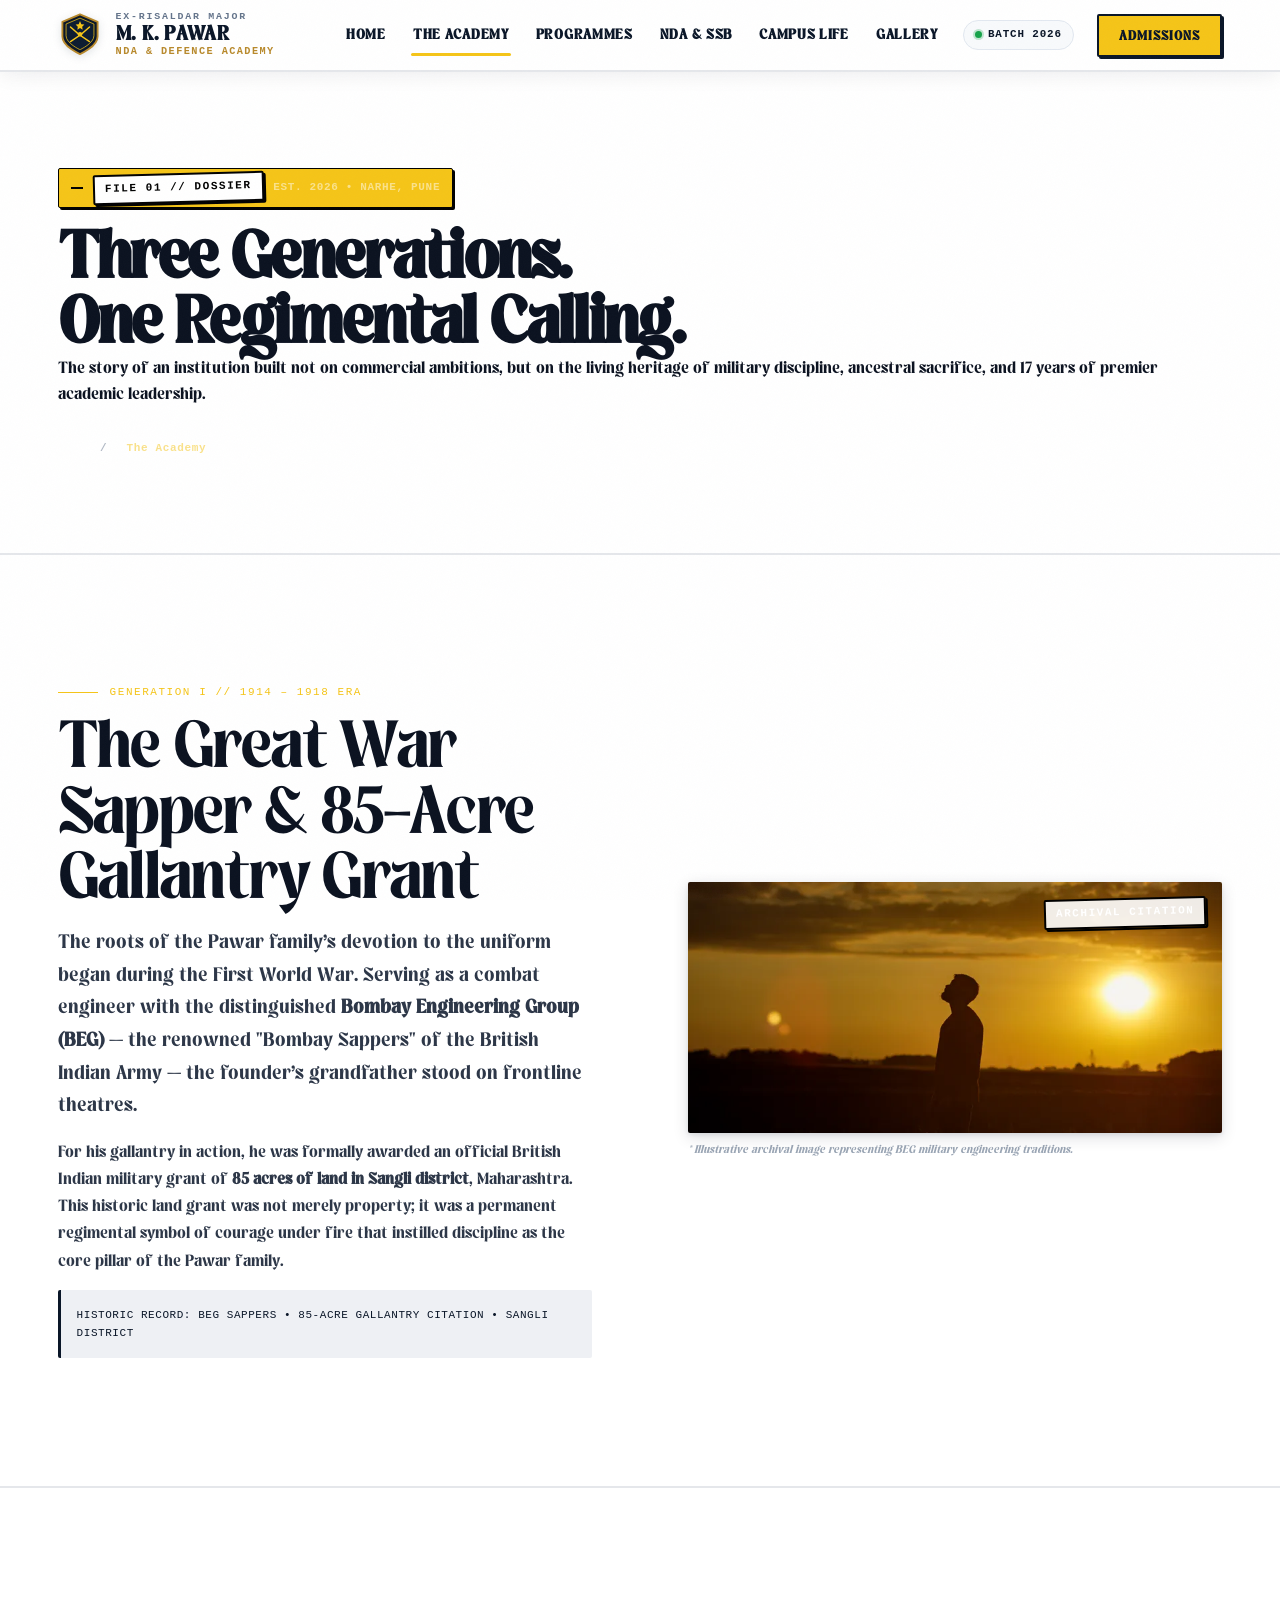
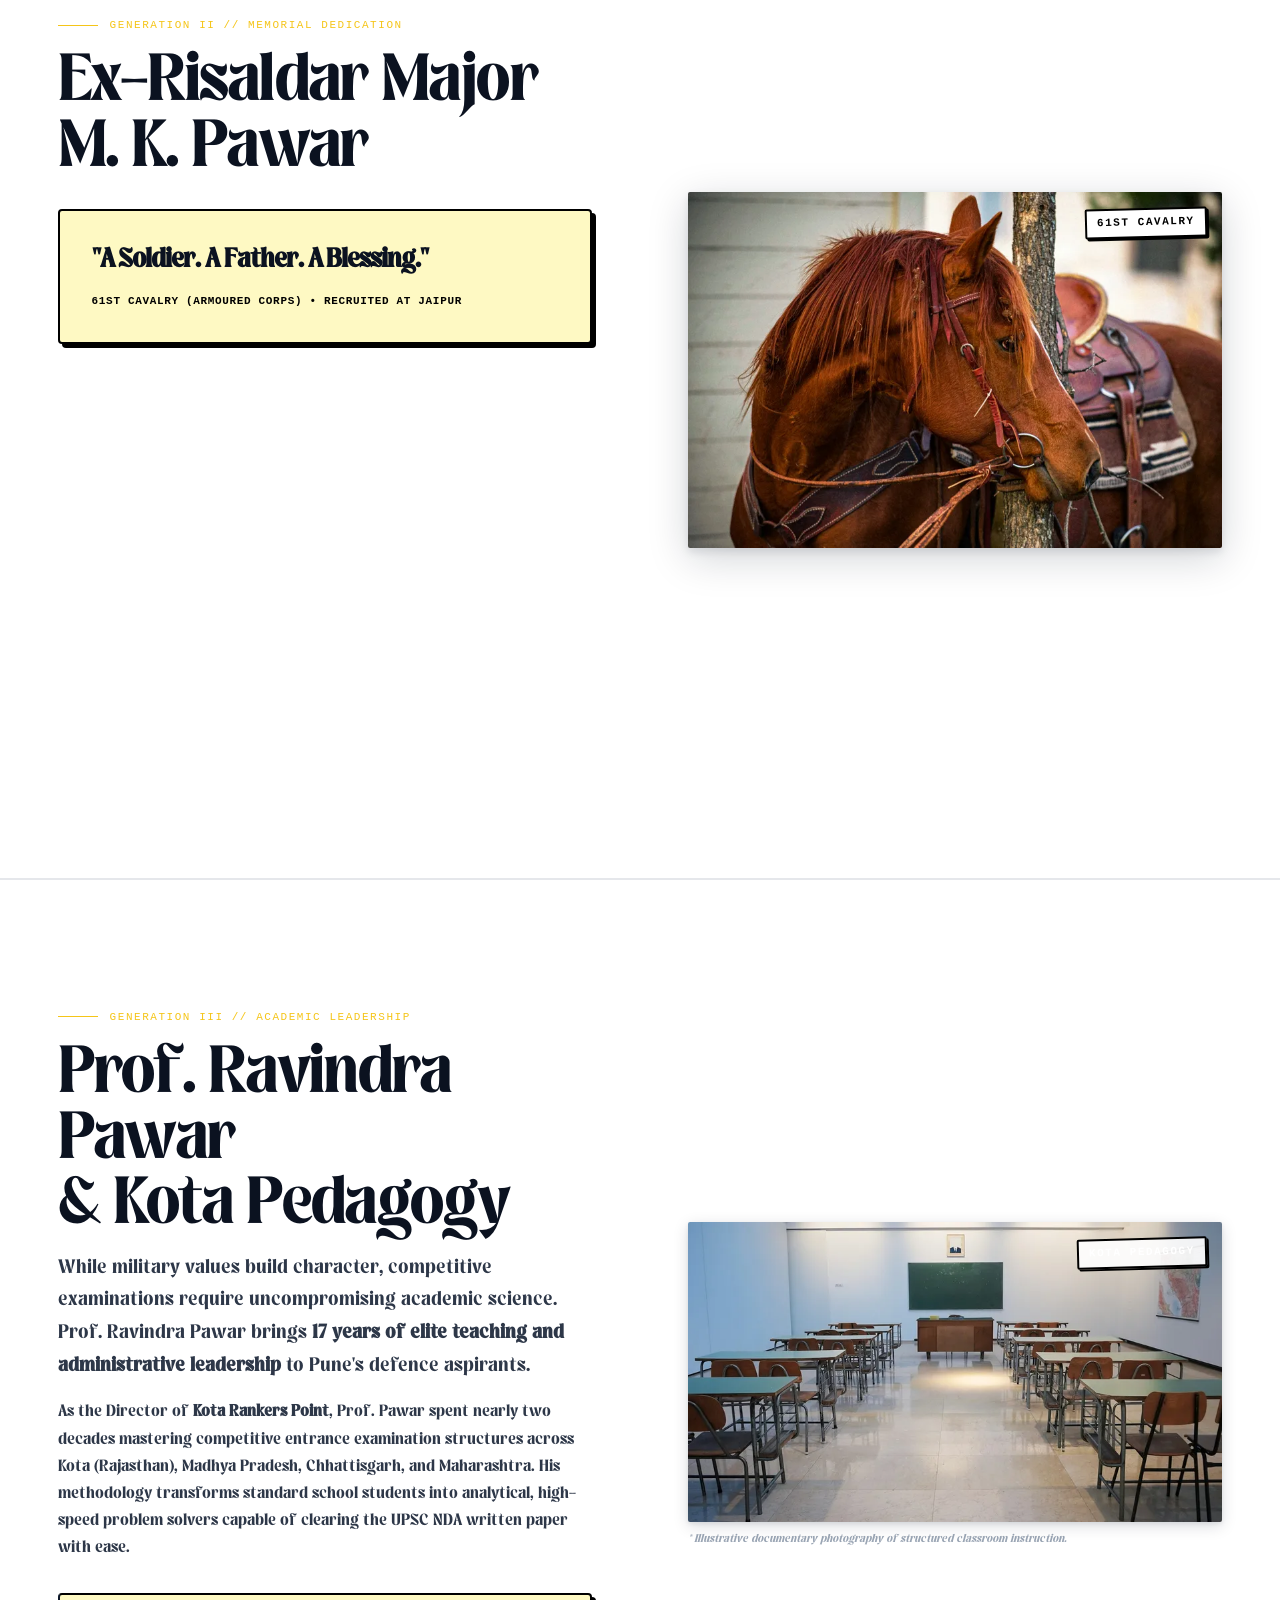
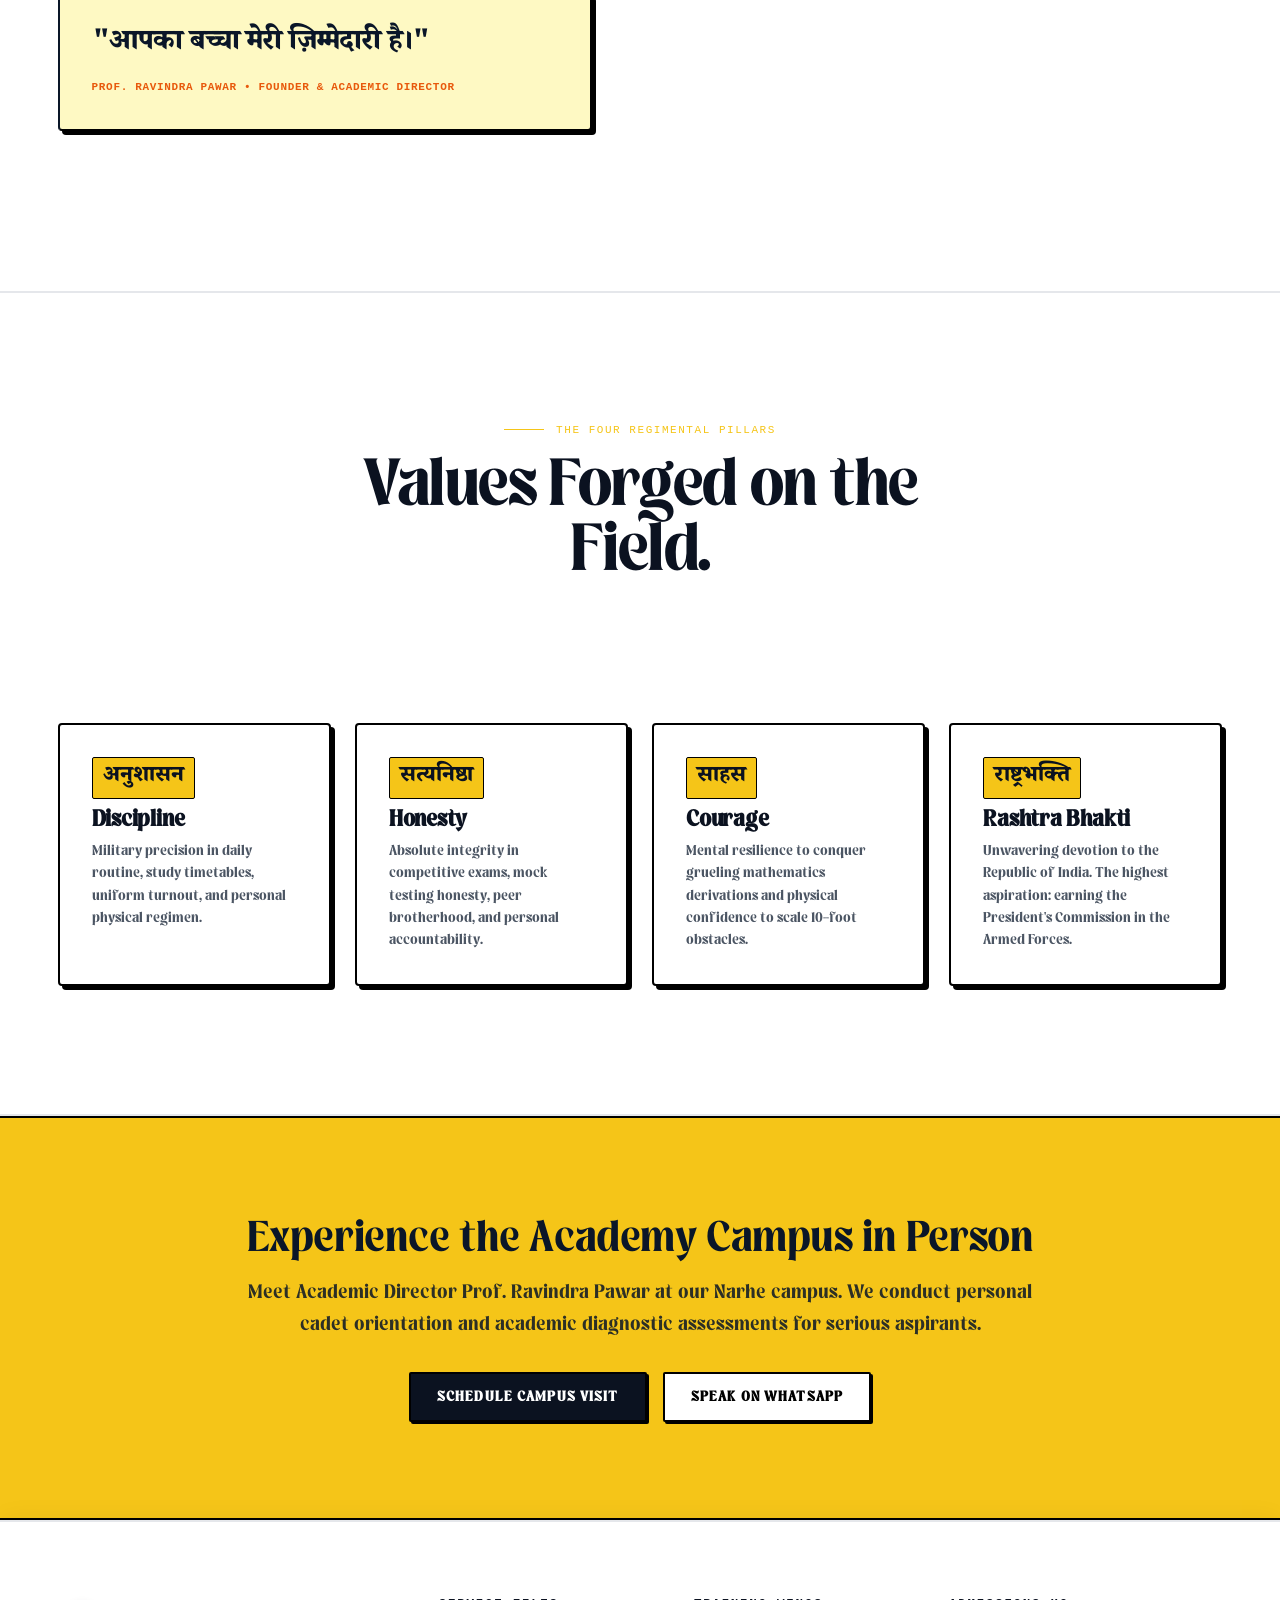
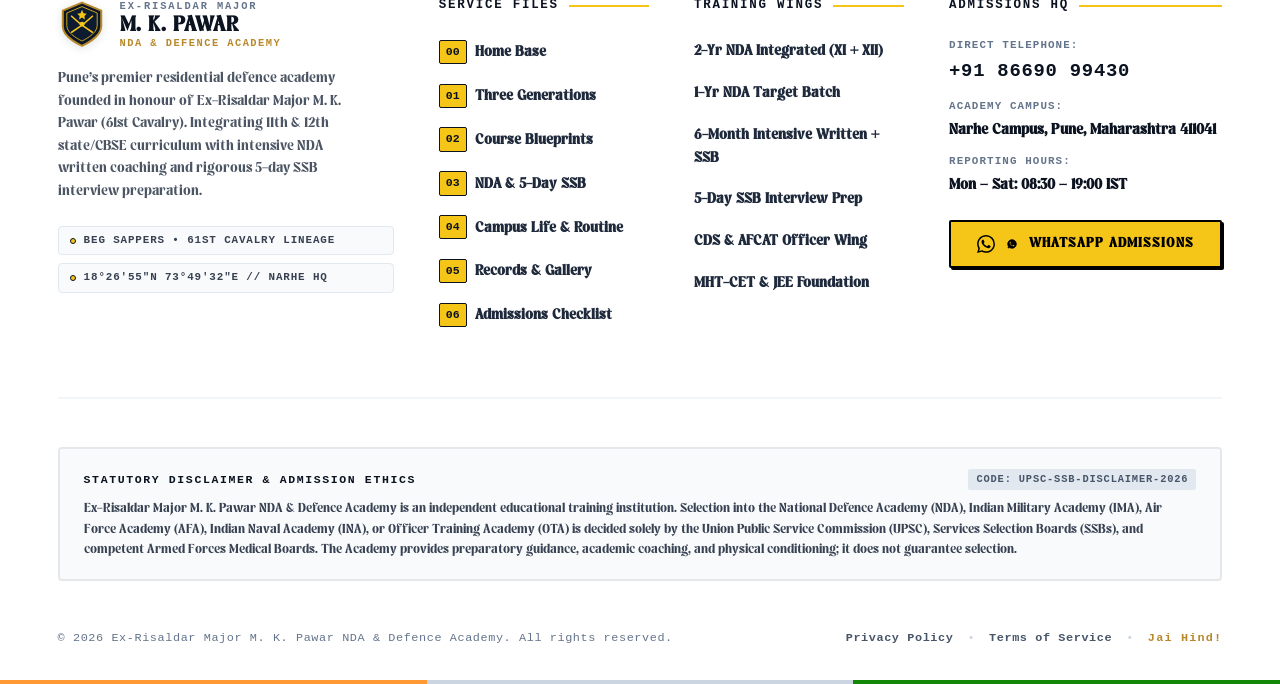
<file: about.html>
<!DOCTYPE html>
<html lang="en" dir="ltr">
<head>
  <meta charset="UTF-8">
  <meta name="viewport" content="width=device-width, initial-scale=1.0">
  <meta name="theme-color" content="#0A1628">
  <title>The Academy & Three Generations | Ex-Risaldar Major M. K. Pawar NDA Academy Pune</title>
  <meta name="description" content="Discover the three generations of military honour and academic science behind M. K. Pawar NDA Academy. Founded in loving memory of Ex-Risaldar Major M. K. Pawar (61st Cavalry).">
  <link rel="canonical" href="https://mkpawarnda.com/about.html">

  <link rel="preload" href="assets/fonts/Mileast.woff2" as="font" type="font/woff2" crossorigin>
  <link rel="preconnect" href="https://fonts.googleapis.com">
  <link rel="preconnect" href="https://fonts.gstatic.com" crossorigin>
  <link href="https://fonts.googleapis.com/css2?family=Noto+Serif+Devanagari:wght@400;600;700&display=swap" rel="stylesheet">

  <link rel="stylesheet" href="assets/css/tokens.css">
  <link rel="stylesheet" href="assets/css/fonts.css">
  <link rel="stylesheet" href="assets/css/base.css">
  <link rel="stylesheet" href="assets/css/components.css">
  <link rel="stylesheet" href="assets/css/pages.css">

  <script type="application/ld+json">
  {
    "@context": "https://schema.org",
    "@type": "AboutPage",
    "name": "About Ex-Risaldar Major M. K. Pawar NDA & Defence Academy",
    "url": "https://mkpawarnda.com/about.html",
    "description": "Historical lineage and educational philosophy of M. K. Pawar NDA Academy Pune.",
    "breadcrumb": {
      "@type": "BreadcrumbList",
      "itemListElement": [
        { "@type": "ListItem", "position": 1, "name": "Home", "item": "https://mkpawarnda.com/" },
        { "@type": "ListItem", "position": 2, "name": "The Academy", "item": "https://mkpawarnda.com/about.html" }
      ]
    }
  }
  </script>
</head>
<body>
  <a href="#main-content" class="skip-link">Skip to main content</a>
  <div id="progress-bar" class="header-progress-bar" role="progressbar" aria-label="Page progress"></div>

  <!-- Header -->
  <header class="site-header" role="banner">
    <div class="header-inner">
      <a href="index.html" class="header-brand" aria-label="M. K. Pawar NDA Academy — Return to home">
        <img src="assets/img/logo-crest.svg" width="44" height="48" alt="Regimental Crest" class="brand-crest" loading="eager">
        <div class="brand-text-group">
          <span class="brand-super">EX-RISALDAR MAJOR</span>
          <span class="brand-title">M. K. PAWAR</span>
          <span class="brand-badge">NDA &amp; DEFENCE ACADEMY</span>
        </div>
      </a>

      <nav class="nav-primary" aria-label="Primary navigation">
        <a href="index.html">Home</a>
        <a href="about.html" aria-current="page">The Academy</a>
        <a href="courses.html">Programmes</a>
        <a href="nda-ssb.html">NDA &amp; SSB</a>
        <a href="campus-training.html">Campus Life</a>
        <a href="achievements-gallery.html">Gallery</a>
        <div class="nav-chip-badge" title="Academic Session 2026-27">
          <span class="nav-pulse"></span>
          <span>BATCH 2026</span>
        </div>
        <a href="admissions-contact.html" class="nav-cta btn--nav-bold">Admissions</a>
      </nav>

      <button class="hamburger menu-toggle" id="hamburger" aria-controls="nav-modal" aria-expanded="false" aria-label="Toggle navigation menu">
        <span class="hamburger-line"></span>
        <span class="hamburger-line"></span>
        <span class="hamburger-line"></span>
      </button>
    </div>
  </header>

  <!-- Mobile Nav Modal -->
  <div class="nav-modal mobile-nav-modal" id="nav-modal" role="dialog" aria-modal="true" aria-hidden="true">
    <div style="padding: var(--s-2xl) var(--pad-x); display: flex; flex-direction: column; height: 100%; justify-content: space-between;">
      <div>
        <div style="display: flex; justify-content: space-between; align-items: center; margin-bottom: var(--s-3xl);">
          <div class="brand-name">
            <span class="brand-short" style="color: var(--white); font-size: 1.25rem;">M. K. Pawar Academy</span>
            <span class="brand-tagline" style="color: var(--yellow);">SERVICE DOSSIER 2026</span>
          </div>
          <button class="nav-modal-close menu-toggle" aria-label="Close menu" style="background: none; border: none; color: var(--yellow); font-size: 2rem; cursor: pointer;">&times;</button>
        </div>
        <ul class="nav-modal-list mobile-nav-links" style="list-style: none; padding: 0; margin: 0; display: flex; flex-direction: column; gap: var(--s-lg);">
          <li><a href="index.html" style="color: var(--white); font-family: var(--font-display); font-size: 1.75rem; text-decoration: none;">01 // Home</a></li>
          <li><a href="about.html" aria-current="page" style="color: var(--yellow); font-family: var(--font-display); font-size: 1.75rem; text-decoration: none;">02 // The Academy</a></li>
          <li><a href="courses.html" style="color: var(--white); font-family: var(--font-display); font-size: 1.75rem; text-decoration: none;">03 // Programmes</a></li>
          <li><a href="nda-ssb.html" style="color: var(--white); font-family: var(--font-display); font-size: 1.75rem; text-decoration: none;">04 // NDA & SSB</a></li>
          <li><a href="campus-training.html" style="color: var(--white); font-family: var(--font-display); font-size: 1.75rem; text-decoration: none;">05 // Campus Life</a></li>
          <li><a href="achievements-gallery.html" style="color: var(--white); font-family: var(--font-display); font-size: 1.75rem; text-decoration: none;">06 // Records & Gallery</a></li>
          <li><a href="admissions-contact.html" style="color: var(--white); font-family: var(--font-display); font-size: 1.75rem; text-decoration: none;">07 // Admissions</a></li>
        </ul>
      </div>
      <div style="border-top: 1px solid rgba(255,255,255,0.1); padding-top: var(--s-xl);">
        <a href="tel:8669099430" style="color: var(--white); font-family: var(--font-display); font-size: 1.3rem; text-decoration: none; display: block; margin-bottom: 12px;">+91 86690 99430</a>
        <a href="https://wa.me/918669099430" class="btn btn--whatsapp" target="_blank" rel="noopener noreferrer" style="width: 100%; justify-content: center;">Chat on WhatsApp</a>
      </div>
    </div>
  </div>

  <main id="main-content">
    
    <!-- Editorial Page Hero -->
    <section class="page-hero" aria-label="About the Academy Header">
      <div style="max-width: var(--max-w); margin: 0 auto;">
        <div class="page-hero-label">
          <span class="stamp stamp--outline">FILE 01 // DOSSIER</span>
          <span style="font-family: var(--font-mono); font-size: var(--text-micro); color: rgba(255,255,255,0.5); letter-spacing: var(--tc-wide);">EST. 2026 • NARHE, PUNE</span>
        </div>
        <h1 class="page-hero-title">Three Generations.<br>One Regimental Calling.</h1>
        <p class="page-hero-subtitle">
          The story of an institution built not on commercial ambitions, but on the living heritage of military discipline, ancestral sacrifice, and 17 years of premier academic leadership.
        </p>
        <div class="page-hero-breadcrumb">
          <a href="index.html" style="color: rgba(255,255,255,0.6); text-decoration: none;">Home</a>
          <span>/</span>
          <span style="color: var(--yellow);">The Academy</span>
        </div>
      </div>
    </section>

    <!-- Chapter 1: The Grandfather (BEG Gallantry) -->
    <section class="content-section section--light" aria-label="First Generation History">
      <div class="content-section-inner">
        <div class="content-two-col">
          <div>
            <p class="section-label">GENERATION I // 1914 – 1918 ERA</p>
            <h2 class="section-title">The Great War Sapper & 85-Acre Gallantry Grant</h2>
            <p style="font-size: var(--text-body-lg); line-height: 1.7; color: var(--dark-grey); margin: var(--s-md) 0;">
              The roots of the Pawar family’s devotion to the uniform began during the First World War. Serving as a combat engineer with the distinguished <strong>Bombay Engineering Group (BEG)</strong> — the renowned "Bombay Sappers" of the British Indian Army — the founder’s grandfather stood on frontline theatres.
            </p>
            <p style="font-size: var(--text-body); line-height: 1.7; color: var(--dark-grey); margin-bottom: var(--s-md);">
              For his gallantry in action, he was formally awarded an official British Indian military grant of <strong>85 acres of land in Sangli district</strong>, Maharashtra. This historic land grant was not merely property; it was a permanent regimental symbol of courage under fire that instilled discipline as the core pillar of the Pawar family.
            </p>
            <div style="background: var(--light-grey); border-left: 3px solid var(--navy); padding: var(--s-md); border-radius: 2px;">
              <p style="font-family: var(--font-mono); font-size: var(--text-micro); color: var(--navy); margin: 0; text-transform: uppercase; letter-spacing: 0.05em;">
                HISTORIC RECORD: BEG SAPPERS • 85-ACRE GALLANTRY CITATION • SANGLI DISTRICT
              </p>
            </div>
          </div>
          <div>
            <div style="position: relative; overflow: hidden; border-radius: var(--radius-sm); box-shadow: var(--shadow-md);">
              <img src="assets/img/grandfather-beg-field.jpg" 
                   srcset="assets/img/grandfather-beg-field-800.webp 800w, assets/img/grandfather-beg-field.webp 1600w" 
                   sizes="(max-width: 768px) 100vw, 50vw"
                   alt="Dusk field silhouette representing First World War BEG military traditions" 
                   loading="lazy" 
                   style="width: 100%; height: auto; display: block;">
              <span class="stamp stamp--navy" style="position: absolute; top: 16px; right: 16px; background: rgba(255,255,255,0.9);">ARCHIVAL CITATION</span>
            </div>
            <p style="font-size: var(--text-micro); color: var(--mid-grey); margin-top: 8px; font-style: italic;">
              * Illustrative archival image representing BEG military engineering traditions.
            </p>
          </div>
        </div>
      </div>
    </section>

    <!-- Chapter 2: The Memorial Tribute to Ex-Risaldar Major M. K. Pawar -->
    <section class="content-section section--dark" aria-label="Memorial Tribute to Ex-Risaldar Major M. K. Pawar">
      <div class="content-section-inner">
        <div class="content-two-col content-two-col--reverse">
          <div>
            <div style="position: relative; overflow: hidden; border-radius: var(--radius-sm); box-shadow: var(--shadow-lg);">
              <img src="assets/img/cavalry-saddle.jpg" 
                   srcset="assets/img/cavalry-saddle-800.webp 800w, assets/img/cavalry-saddle.webp 1600w" 
                   sizes="(max-width: 768px) 100vw, 50vw"
                   alt="Ceremonial cavalry saddle representing 61st Cavalry horsemanship" 
                   loading="lazy" 
                   style="width: 100%; height: auto; display: block;">
              <span class="stamp stamp--outline" style="position: absolute; top: 16px; right: 16px;">61ST CAVALRY</span>
            </div>
            <p style="font-size: var(--text-micro); color: rgba(255,255,255,0.4); margin-top: 8px; font-style: italic;">
              * Illustrative image depicting ceremonial cavalry saddle, riding boots, and military headgear.
            </p>
          </div>
          <div>
            <p class="section-label">GENERATION II // MEMORIAL DEDICATION</p>
            <h2 class="section-title">Ex-Risaldar Major<br>M. K. Pawar</h2>
            <div class="pull-quote">
              <p class="pull-quote-text">"A Soldier. A Father. A Blessing."</p>
              <p class="pull-quote-attribution">61ST CAVALRY (ARMOURED CORPS) • RECRUITED AT JAIPUR</p>
            </div>
            <p style="font-size: var(--text-body-lg); line-height: 1.7; color: rgba(255,255,255,0.75); margin-bottom: var(--s-md);">
              Recruited at Jaipur into the legendary <strong>61st Cavalry (Armoured Corps)</strong> — the world’s last operational horse-mounted cavalry regiment — Ex-Risaldar Major M. K. Pawar represented the pinnacle of regimental dignity.
            </p>
            <p style="font-size: var(--text-body); line-height: 1.7; color: rgba(255,255,255,0.7); margin-bottom: var(--s-lg);">
              As a master horse riding instructor and equestrian mentor, his bearing, punctuality, and unwavering adherence to truth shaped the upbringing of his son, Prof. Ravindra Pawar. This academy was conceived not as a business venture, but as a living military memorial to honour his life and pass his soldier’s spirit to future Indian Army officers.
            </p>
            <div style="background: rgba(255,255,255,0.05); border: 1px solid rgba(255,255,255,0.1); padding: var(--s-md); border-radius: 2px;">
              <p style="font-size: var(--text-micro); color: rgba(255,255,255,0.5); margin: 0; line-height: 1.5;">
                <strong>Administrative Note:</strong> The Academy is named in solemn tribute to Ex-Risaldar Major M. K. Pawar. He is honoured as the inspirational patron and moral compass of the institution.
              </p>
            </div>
          </div>
        </div>
      </div>
    </section>

    <!-- Chapter 3: The Classroom & Academic Science (Prof. Ravindra Pawar) -->
    <section class="content-section section--light" aria-label="Founder and Academic Director">
      <div class="content-section-inner">
        <div class="content-two-col">
          <div>
            <p class="section-label">GENERATION III // ACADEMIC LEADERSHIP</p>
            <h2 class="section-title">Prof. Ravindra Pawar<br>& Kota Pedagogy</h2>
            <p style="font-size: var(--text-body-lg); line-height: 1.7; color: var(--dark-grey); margin: var(--s-md) 0;">
              While military values build character, competitive examinations require uncompromising academic science. Prof. Ravindra Pawar brings <strong>17 years of elite teaching and administrative leadership</strong> to Pune's defence aspirants.
            </p>
            <p style="font-size: var(--text-body); line-height: 1.7; color: var(--dark-grey); margin-bottom: var(--s-md);">
              As the Director of <strong>Kota Rankers Point</strong>, Prof. Pawar spent nearly two decades mastering competitive entrance examination structures across Kota (Rajasthan), Madhya Pradesh, Chhattisgarh, and Maharashtra. His methodology transforms standard school students into analytical, high-speed problem solvers capable of clearing the UPSC NDA written paper with ease.
            </p>
            
            <div class="pull-quote" style="border-left-color: var(--navy); margin: var(--s-xl) 0;">
              <p class="pull-quote-text" style="font-family: var(--font-deva); font-size: 1.8rem; color: var(--navy);">
                "आपका बच्चा मेरी ज़िम्मेदारी है।"
              </p>
              <p class="pull-quote-attribution" style="color: var(--saffron);">
                PROF. RAVINDRA PAWAR • FOUNDER & ACADEMIC DIRECTOR
              </p>
            </div>
          </div>
          <div>
            <div style="position: relative; overflow: hidden; border-radius: var(--radius-sm); box-shadow: var(--shadow-md);">
              <img src="assets/img/classroom-students.jpg" 
                   srcset="assets/img/classroom-students-800.webp 800w, assets/img/classroom-students.webp 1600w" 
                   sizes="(max-width: 768px) 100vw, 50vw"
                   alt="Structured competitive classroom instruction" 
                   loading="lazy" 
                   style="width: 100%; height: auto; display: block;">
              <span class="stamp stamp--navy" style="position: absolute; top: 16px; right: 16px; background: rgba(255,255,255,0.9);">KOTA PEDAGOGY</span>
            </div>
            <p style="font-size: var(--text-micro); color: var(--mid-grey); margin-top: 8px; font-style: italic;">
              * Illustrative documentary photography of structured classroom instruction.
            </p>
          </div>
        </div>
      </div>
    </section>

    <!-- Core Regimental Values Grid -->
    <section class="section--dark" style="padding: var(--s-5xl) var(--pad-x);" aria-label="Core Academy Values">
      <div style="max-width: var(--max-w); margin: 0 auto;">
        <div class="section-header reveal text-center" style="max-width: 700px; margin-left: auto; margin-right: auto;">
          <p class="section-label" style="justify-content: center;">THE FOUR REGIMENTAL PILLARS</p>
          <h2 class="section-title">Values Forged on the Field.</h2>
          <p class="section-subtitle" style="margin-left: auto; margin-right: auto;">
            We do not compromise on these four principles. They govern every hour of cadet life from 05:30 Reveille to 22:00 Lights Out.
          </p>
        </div>

        <div style="display: grid; grid-template-columns: repeat(auto-fit, minmax(260px, 1fr)); gap: var(--s-lg); margin-top: var(--s-3xl);">
          
          <div style="background: #FFFFFF; border: 2px solid #000000; box-shadow: 4px 4px 0px #000000; padding: var(--s-xl); border-radius: 4px;">
            <span style="font-family: var(--font-deva); font-size: 1.4rem; color: #0B1220; background: var(--yellow); border: 1.5px solid #000000; padding: 2px 10px; display: inline-block; border-radius: 2px; font-weight: 800; margin-bottom: 8px;">अनुशासन</span>
            <h3 style="font-family: var(--font-display); font-size: 1.4rem; color: #0B1220; margin-bottom: 8px; font-weight: 800;">Discipline</h3>
            <p style="font-size: var(--text-sm); color: #4B5563; line-height: 1.6;">
              Military precision in daily routine, study timetables, uniform turnout, and personal physical regimen.
            </p>
          </div>

          <div style="background: #FFFFFF; border: 2px solid #000000; box-shadow: 4px 4px 0px #000000; padding: var(--s-xl); border-radius: 4px;">
            <span style="font-family: var(--font-deva); font-size: 1.4rem; color: #0B1220; background: var(--yellow); border: 1.5px solid #000000; padding: 2px 10px; display: inline-block; border-radius: 2px; font-weight: 800; margin-bottom: 8px;">सत्यनिष्ठा</span>
            <h3 style="font-family: var(--font-display); font-size: 1.4rem; color: #0B1220; margin-bottom: 8px; font-weight: 800;">Honesty</h3>
            <p style="font-size: var(--text-sm); color: #4B5563; line-height: 1.6;">
              Absolute integrity in competitive exams, mock testing honesty, peer brotherhood, and personal accountability.
            </p>
          </div>

          <div style="background: #FFFFFF; border: 2px solid #000000; box-shadow: 4px 4px 0px #000000; padding: var(--s-xl); border-radius: 4px;">
            <span style="font-family: var(--font-deva); font-size: 1.4rem; color: #0B1220; background: var(--yellow); border: 1.5px solid #000000; padding: 2px 10px; display: inline-block; border-radius: 2px; font-weight: 800; margin-bottom: 8px;">साहस</span>
            <h3 style="font-family: var(--font-display); font-size: 1.4rem; color: #0B1220; margin-bottom: 8px; font-weight: 800;">Courage</h3>
            <p style="font-size: var(--text-sm); color: #4B5563; line-height: 1.6;">
              Mental resilience to conquer grueling mathematics derivations and physical confidence to scale 10-foot obstacles.
            </p>
          </div>

          <div style="background: #FFFFFF; border: 2px solid #000000; box-shadow: 4px 4px 0px #000000; padding: var(--s-xl); border-radius: 4px;">
            <span style="font-family: var(--font-deva); font-size: 1.4rem; color: #0B1220; background: var(--yellow); border: 1.5px solid #000000; padding: 2px 10px; display: inline-block; border-radius: 2px; font-weight: 800; margin-bottom: 8px;">राष्ट्रभक्ति</span>
            <h3 style="font-family: var(--font-display); font-size: 1.4rem; color: #0B1220; margin-bottom: 8px; font-weight: 800;">Rashtra Bhakti</h3>
            <p style="font-size: var(--text-sm); color: #4B5563; line-height: 1.6;">
              Unwavering devotion to the Republic of India. The highest aspiration: earning the President's Commission in the Armed Forces.
            </p>
          </div>

        </div>
      </div>
    </section>

    <!-- Call to Action Banner -->
    <section class="stats-band" style="text-align: center; padding: var(--s-4xl) var(--pad-x);">
      <div style="max-width: 800px; margin: 0 auto;">
        <h2 style="font-family: var(--font-display); font-size: var(--text-h2); color: var(--navy); margin-bottom: var(--s-md);">
          Experience the Academy Campus in Person
        </h2>
        <p style="font-size: var(--text-body-lg); color: var(--navy); opacity: 0.85; margin-bottom: var(--s-xl);">
          Meet Academic Director Prof. Ravindra Pawar at our Narhe campus. We conduct personal cadet orientation and academic diagnostic assessments for serious aspirants.
        </p>
        <div style="display: flex; gap: var(--s-md); justify-content: center; flex-wrap: wrap;">
          <a href="admissions-contact.html" class="btn btn--navy">Schedule Campus Visit</a>
          <a href="https://wa.me/918669099430?text=Jai%20Hind%20Sir%2C%20I%20would%20like%20to%20schedule%20a%20campus%20visit." class="btn btn--outline" style="color: var(--navy); border-color: var(--navy);" target="_blank" rel="noopener noreferrer">Speak on WhatsApp</a>
        </div>
      </div>
    </section>

  </main>

  <!-- Footer -->
  <footer class="site-footer" role="contentinfo">
    <div class="footer-container">
      
      <!-- Main 4-Column Grid: Balanced & Structured Alignment -->
      <div class="footer-grid">
        
        <!-- Col 1: Institute Identification & Regimental Lineage -->
        <div class="footer-col footer-col--brand">
          <div class="footer-brand-lockup">
            <img src="assets/img/logo-crest.svg" width="48" height="52" alt="Regimental Shield" class="footer-crest-img" loading="lazy">
            <div class="footer-brand-titles">
              <span class="footer-rank">EX-RISALDAR MAJOR</span>
              <span class="footer-title">M. K. PAWAR</span>
              <span class="footer-motto">NDA &amp; DEFENCE ACADEMY</span>
            </div>
          </div>
          <p class="footer-description">
            Pune’s premier residential defence academy founded in honour of Ex-Risaldar Major M. K. Pawar (61st Cavalry). Integrating 11th &amp; 12th state/CBSE curriculum with intensive NDA written coaching and rigorous 5-day SSB interview preparation.
          </p>
          <div class="footer-badges-list">
            <div class="footer-badge-pill">
              <span class="badge-dot"></span>
              <span>BEG SAPPERS • 61ST CAVALRY LINEAGE</span>
            </div>
            <div class="footer-badge-pill">
              <span class="badge-dot"></span>
              <span>18°26'55"N 73°49'32"E // NARHE HQ</span>
            </div>
          </div>
        </div>

        <!-- Col 2: Service Files / Site Navigation -->
        <div class="footer-col">
          <h3 class="footer-heading">Service Files</h3>
          <ul class="footer-menu">
            <li><a href="index.html"><span class="footer-file-num">00</span> Home Base</a></li>
            <li><a href="about.html"><span class="footer-file-num">01</span> Three Generations</a></li>
            <li><a href="courses.html"><span class="footer-file-num">02</span> Course Blueprints</a></li>
            <li><a href="nda-ssb.html"><span class="footer-file-num">03</span> NDA &amp; 5-Day SSB</a></li>
            <li><a href="campus-training.html"><span class="footer-file-num">04</span> Campus Life &amp; Routine</a></li>
            <li><a href="achievements-gallery.html"><span class="footer-file-num">05</span> Records &amp; Gallery</a></li>
            <li><a href="admissions-contact.html"><span class="footer-file-num">06</span> Admissions Checklist</a></li>
          </ul>
        </div>

        <!-- Col 3: Integrated Programmes -->
        <div class="footer-col">
          <h3 class="footer-heading">Training Wings</h3>
          <ul class="footer-menu">
            <li><a href="courses.html#nda-integrated">2-Yr NDA Integrated (XI + XII)</a></li>
            <li><a href="courses.html#nda-target">1-Yr NDA Target Batch</a></li>
            <li><a href="courses.html#nda-crash">6-Month Intensive Written + SSB</a></li>
            <li><a href="courses.html#ssb-interview">5-Day SSB Interview Prep</a></li>
            <li><a href="courses.html#cds-afcat">CDS &amp; AFCAT Officer Wing</a></li>
            <li><a href="courses.html#foundation-academic">MHT-CET &amp; JEE Foundation</a></li>
          </ul>
        </div>

        <!-- Col 4: Admissions Headquarters & Contact -->
        <div class="footer-col footer-col--contact">
          <h3 class="footer-heading">Admissions HQ</h3>
          <div class="footer-contact-details">
            <div class="footer-contact-row">
              <span class="contact-tag">Direct Telephone:</span>
              <a href="tel:8669099430" class="contact-link contact-phone">+91 86690 99430</a>
            </div>
            <div class="footer-contact-row">
              <span class="contact-tag">Academy Campus:</span>
              <span class="contact-text">Narhe Campus, Pune, Maharashtra 411041</span>
            </div>
            <div class="footer-contact-row">
              <span class="contact-tag">Reporting Hours:</span>
              <span class="contact-text">Mon – Sat: 08:30 – 19:00 IST</span>
            </div>
          </div>
          <div class="footer-action-area">
            <a href="https://wa.me/918669099430?text=Jai%20Hind%20Sir%2C%20I%20would%20like%20to%20enquire%20about%20admission." target="_blank" rel="noopener noreferrer" class="btn btn--whatsapp footer-whatsapp-btn" aria-label="Chat on WhatsApp">
              <svg viewBox="0 0 24 24" width="18" height="18" fill="currentColor" aria-hidden="true">
                <path d="M12.031 6.172c-3.181 0-5.767 2.586-5.768 5.766-.001 1.298.38 2.27 1.019 3.287l-.582 2.128 2.182-.573c.978.58 1.911.928 3.145.929 3.178 0 5.767-2.587 5.768-5.766.001-3.187-2.575-5.77-5.764-5.771zm3.392 8.244c-.144.405-.837.774-1.17.824-.299.045-.677.063-1.092-.069-.252-.08-.575-.187-.988-.365-1.739-.751-2.874-2.502-2.961-2.617-.087-.116-.708-.94-.708-1.793s.448-1.273.607-1.446c.159-.173.346-.217.462-.217l.332.006c.106.005.249-.04.39.299.144.347.491 1.2.534 1.288.043.088.072.19.014.305-.058.115-.087.187-.173.289l-.26.309c-.087.088-.178.183-.077.357.101.174.449.741.964 1.201.662.591 1.221.774 1.394.861.174.086.275.073.376-.044.101-.116.433-.506.549-.68.116-.173.231-.144.39-.086s1.011.477 1.184.564.289.13.332.202c.043.073.043.419-.101.824z"/>
              </svg>
              <span>WhatsApp Admissions</span>
            </a>
          </div>
        </div>

      </div>

      <!-- Statutory Disclaimer Card with Military Precision -->
      <div class="footer-ethics-card">
        <div class="ethics-card-header">
          <span class="ethics-stamp">STATUTORY DISCLAIMER &amp; ADMISSION ETHICS</span>
          <span class="ethics-ref">CODE: UPSC-SSB-DISCLAIMER-2026</span>
        </div>
        <p class="ethics-card-body">
          Ex-Risaldar Major M. K. Pawar NDA &amp; Defence Academy is an independent educational training institution. Selection into the National Defence Academy (NDA), Indian Military Academy (IMA), Air Force Academy (AFA), Indian Naval Academy (INA), or Officer Training Academy (OTA) is decided solely by the Union Public Service Commission (UPSC), Services Selection Boards (SSBs), and competent Armed Forces Medical Boards. The Academy provides preparatory guidance, academic coaching, and physical conditioning; it does not guarantee selection.
        </p>
      </div>

      <!-- Bottom Bar: Alignment & Legal -->
      <div class="footer-bottom-row">
        <div class="footer-copyright">
          &copy; 2026 Ex-Risaldar Major M. K. Pawar NDA &amp; Defence Academy. All rights reserved.
        </div>
        <div class="footer-legal-nav">
          <a href="privacy-policy.html">Privacy Policy</a>
          <span class="footer-nav-bullet" aria-hidden="true">•</span>
          <a href="terms.html">Terms of Service</a>
          <span class="footer-nav-bullet" aria-hidden="true">•</span>
          <span class="footer-jai-hind">Jai Hind!</span>
        </div>
      </div>

    </div>

    <!-- Pinned 3-Segment Tricolor Hairline at Absolute Bottom -->
    <div class="footer-tricolor" aria-hidden="true">
      <span class="footer-tricolor-seg"></span>
      <span class="footer-tricolor-seg"></span>
      <span class="footer-tricolor-seg"></span>
    </div>
  </footer>

  <!-- Mobile Bottom Action Bar -->
  <aside class="bottom-bar" aria-label="Mobile Quick Action Bar">
    <a href="tel:8669099430" class="bottom-bar-item" aria-label="Call Admissions">
      <svg class="bottom-bar-icon" viewBox="0 0 24 24" fill="none" stroke="currentColor" stroke-width="2" stroke-linecap="round" stroke-linejoin="round"><path d="M22 16.92v3a2 2 0 0 1-2.18 2 19.79 19.79 0 0 1-8.63-3.07 19.5 19.5 0 0 1-6-6 19.79 19.79 0 0 1-3.07-8.67A2 2 0 0 1 4.11 2h3a2 2 0 0 1 2 1.72 12.84 12.84 0 0 0 .7 2.81 2 2 0 0 1-.45 2.11L8.09 9.91a16 16 0 0 0 6 6l1.27-1.27a2 2 0 0 1 2.11-.45 12.84 12.84 0 0 0 2.81.7A2 2 0 0 1 22 16.92z"></path></svg>
      <span>Call</span>
    </a>
    <a href="admissions-contact.html" class="bottom-bar-cta" aria-label="Admissions Enrolment"><span>Enrol</span></a>
    <a href="https://wa.me/918669099430" target="_blank" rel="noopener noreferrer" class="bottom-bar-item" aria-label="WhatsApp Hotline">
      <svg class="bottom-bar-icon" viewBox="0 0 24 24" fill="currentColor"><path d="M12.031 6.172c-3.181 0-5.767 2.586-5.768 5.766-.001 1.298.38 2.27 1.019 3.287l-.582 2.128 2.182-.573c.978.58 1.911.928 3.145.929 3.178 0 5.767-2.587 5.768-5.766.001-3.187-2.575-5.77-5.764-5.771zm3.392 8.244c-.144.405-.837.774-1.17.824-.299.045-.677.063-1.092-.069-.252-.08-.575-.187-.988-.365-1.739-.751-2.874-2.502-2.961-2.617-.087-.116-.708-.94-.708-1.793s.448-1.273.607-1.446c.159-.173.346-.217.462-.217l.332.006c.106.005.249-.04.39.299.144.347.491 1.2.534 1.288.043.088.072.19.014.305-.058.115-.087.187-.173.289l-.26.309c-.087.088-.178.183-.077.357.101.174.449.741.964 1.201.662.591 1.221.774 1.394.861.174.086.275.073.376-.044.101-.116.433-.506.549-.68.116-.173.231-.144.39-.086s1.011.477 1.184.564.289.13.332.202c.043.073.043.419-.101.824z"/></svg>
      <span>WhatsApp</span>
    </a>
  </aside>

  <script type="module" src="assets/js/main.js"></script>
</body>
</html>
</file>
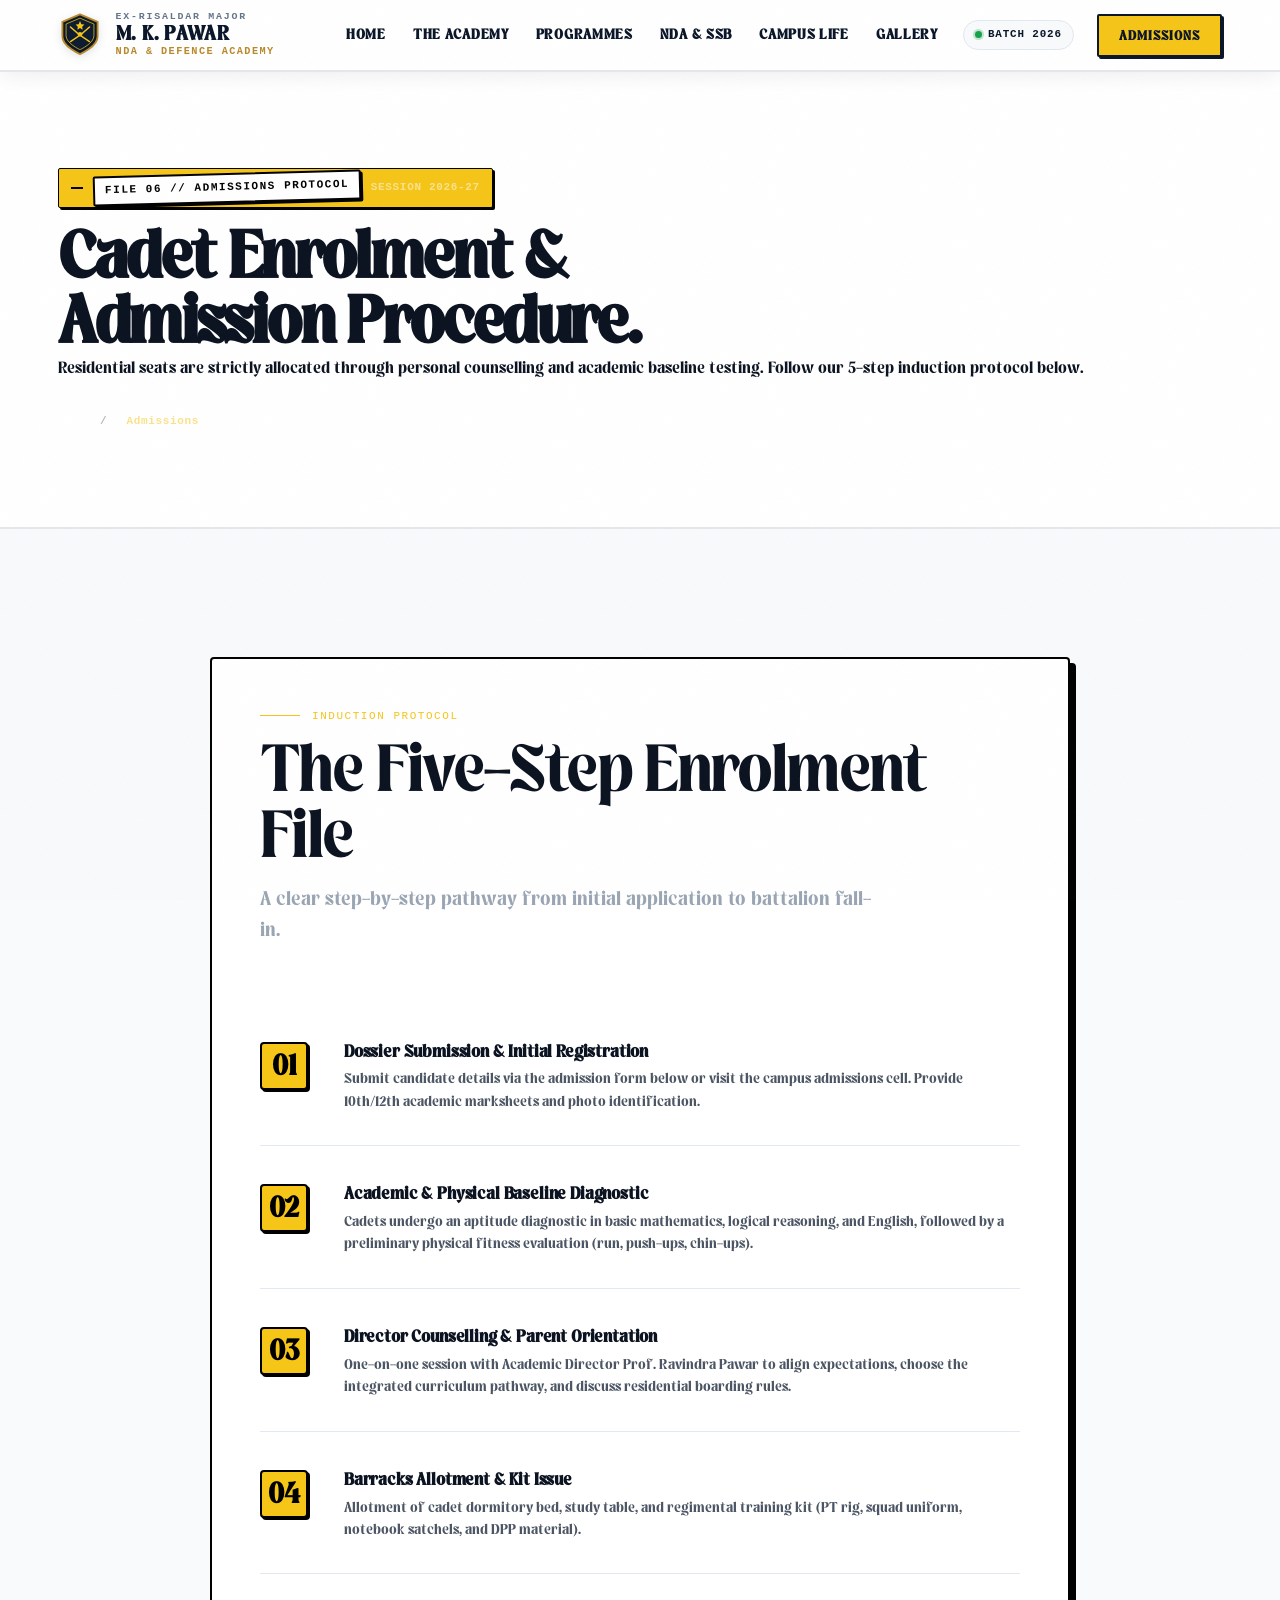
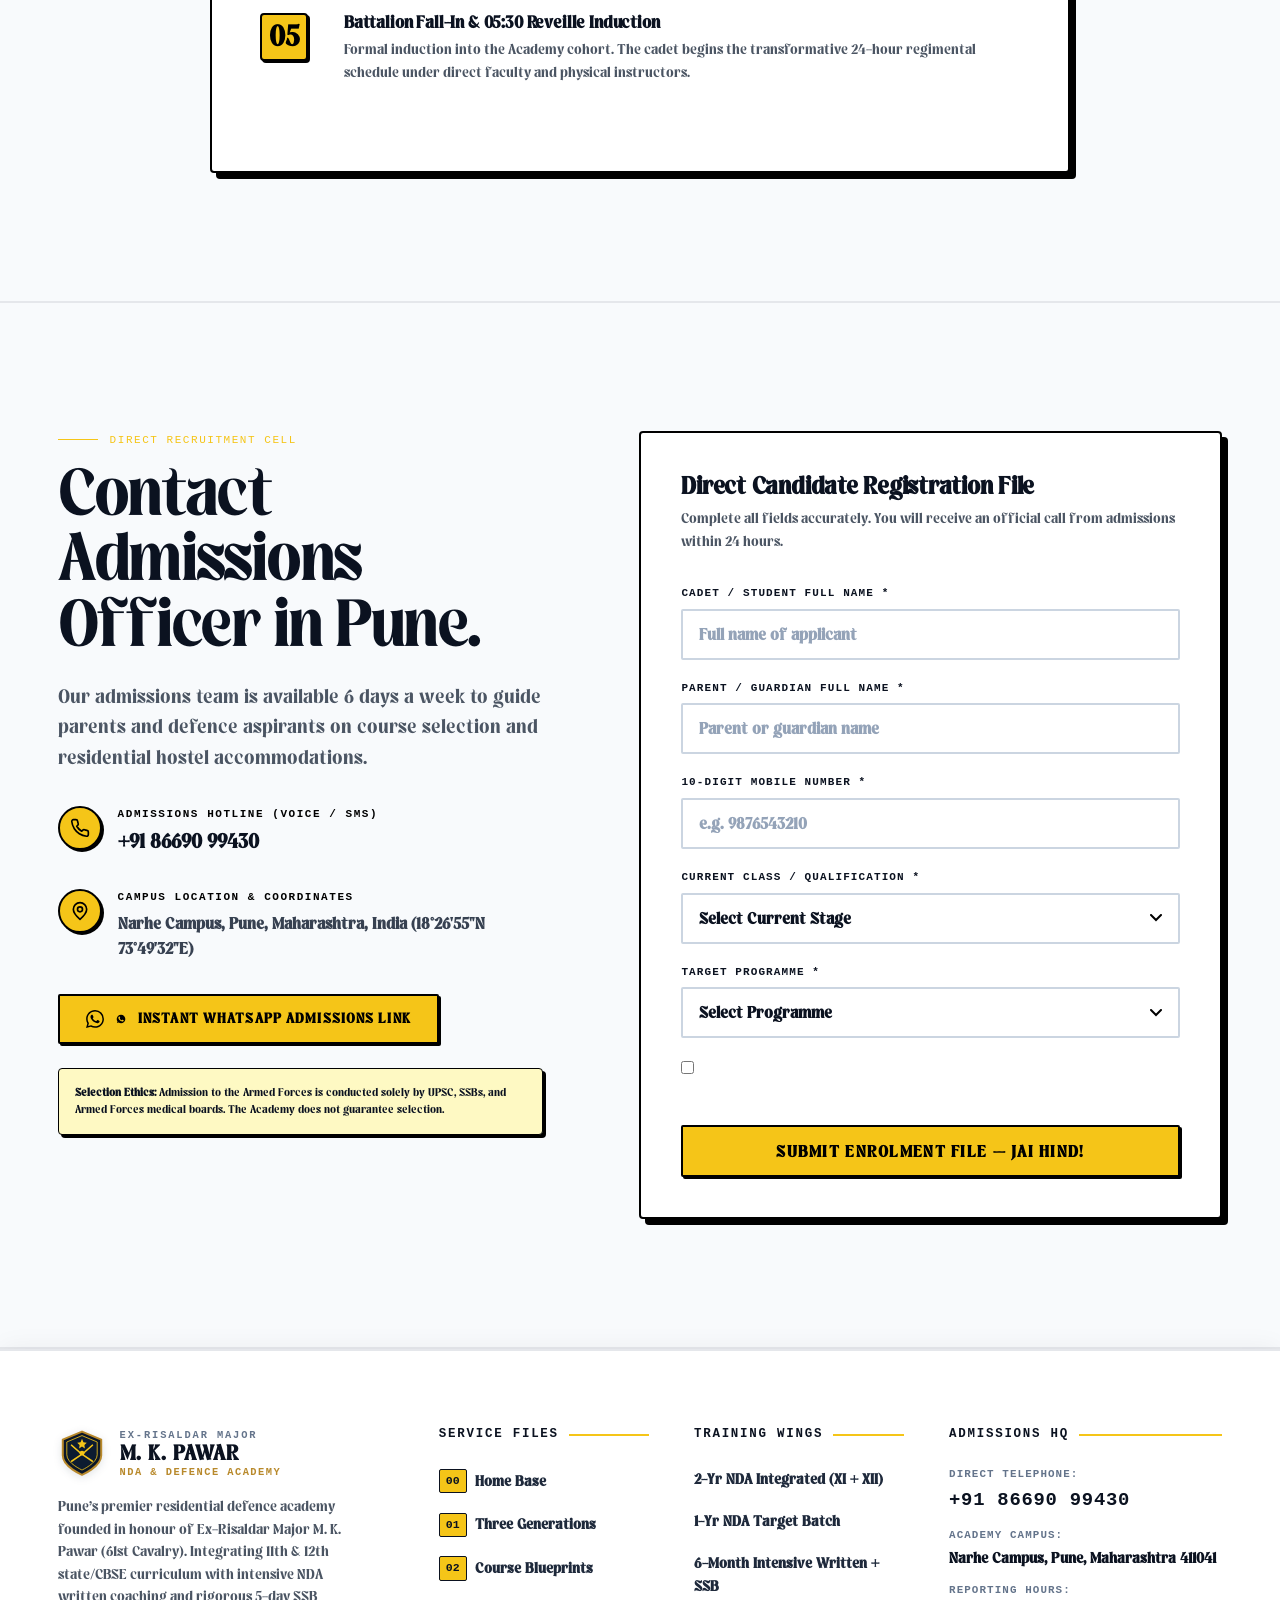
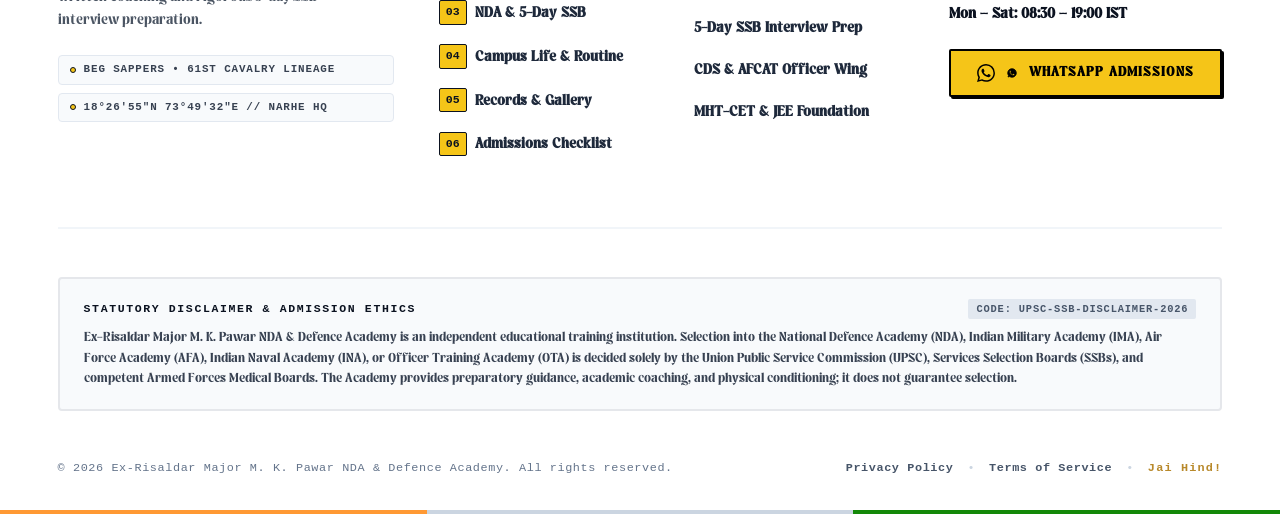
<file: admissions-contact.html>
<!DOCTYPE html>
<html lang="en" dir="ltr">
<head>
  <meta charset="UTF-8">
  <meta name="viewport" content="width=device-width, initial-scale=1.0">
  <meta name="theme-color" content="#0A1628">
  <title>Admissions & Cadet Enrolment | Ex-Risaldar Major M. K. Pawar NDA Academy Pune</title>
  <meta name="description" content="Apply for residential admission to M. K. Pawar NDA & Defence Academy in Narhe, Pune. 5-step admission process, eligibility guidelines, and direct hotline.">
  <link rel="canonical" href="https://mkpawarnda.com/admissions-contact.html">

  <link rel="preload" href="assets/fonts/Mileast.woff2" as="font" type="font/woff2" crossorigin>
  <link rel="preconnect" href="https://fonts.googleapis.com">
  <link rel="preconnect" href="https://fonts.gstatic.com" crossorigin>
  <link href="https://fonts.googleapis.com/css2?family=Noto+Serif+Devanagari:wght@400;600;700&display=swap" rel="stylesheet">

  <link rel="stylesheet" href="assets/css/tokens.css">
  <link rel="stylesheet" href="assets/css/fonts.css">
  <link rel="stylesheet" href="assets/css/base.css">
  <link rel="stylesheet" href="assets/css/components.css">
  <link rel="stylesheet" href="assets/css/pages.css">

  <script type="application/ld+json">
  {
    "@context": "https://schema.org",
    "@type": "ContactPage",
    "name": "Admissions Office - M. K. Pawar NDA Academy",
    "url": "https://mkpawarnda.com/admissions-contact.html",
    "telephone": "+918669099430"
  }
  </script>
</head>
<body>
  <a href="#main-content" class="skip-link">Skip to main content</a>
  <div id="progress-bar" class="header-progress-bar" role="progressbar" aria-label="Page progress"></div>

  <!-- Header -->
  <header class="site-header" role="banner">
    <div class="header-inner">
      <a href="index.html" class="header-brand" aria-label="M. K. Pawar NDA Academy — Return to home">
        <img src="assets/img/logo-crest.svg" width="44" height="48" alt="Regimental Crest" class="brand-crest" loading="eager">
        <div class="brand-text-group">
          <span class="brand-super">EX-RISALDAR MAJOR</span>
          <span class="brand-title">M. K. PAWAR</span>
          <span class="brand-badge">NDA &amp; DEFENCE ACADEMY</span>
        </div>
      </a>

      <nav class="nav-primary" aria-label="Primary navigation">
        <a href="index.html">Home</a>
        <a href="about.html">The Academy</a>
        <a href="courses.html">Programmes</a>
        <a href="nda-ssb.html">NDA &amp; SSB</a>
        <a href="campus-training.html">Campus Life</a>
        <a href="achievements-gallery.html">Gallery</a>
        <div class="nav-chip-badge" title="Academic Session 2026-27">
          <span class="nav-pulse"></span>
          <span>BATCH 2026</span>
        </div>
        <a href="admissions-contact.html" class="nav-cta btn--nav-bold">Admissions</a>
      </nav>

      <button class="hamburger menu-toggle" id="hamburger" aria-controls="nav-modal" aria-expanded="false" aria-label="Toggle navigation menu">
        <span class="hamburger-line"></span>
        <span class="hamburger-line"></span>
        <span class="hamburger-line"></span>
      </button>
    </div>
  </header>

  <!-- Mobile Nav Modal -->
  <div class="nav-modal mobile-nav-modal" id="nav-modal" role="dialog" aria-modal="true" aria-hidden="true">
    <div style="padding: var(--s-2xl) var(--pad-x); display: flex; flex-direction: column; height: 100%; justify-content: space-between;">
      <div>
        <div style="display: flex; justify-content: space-between; align-items: center; margin-bottom: var(--s-3xl);">
          <div class="brand-name">
            <span class="brand-short" style="color: var(--white); font-size: 1.25rem;">M. K. Pawar Academy</span>
            <span class="brand-tagline" style="color: var(--yellow);">SERVICE DOSSIER 2026</span>
          </div>
          <button class="nav-modal-close menu-toggle" aria-label="Close menu" style="background: none; border: none; color: var(--yellow); font-size: 2rem; cursor: pointer;">&times;</button>
        </div>
        <ul class="nav-modal-list mobile-nav-links" style="list-style: none; padding: 0; margin: 0; display: flex; flex-direction: column; gap: var(--s-lg);">
          <li><a href="index.html" style="color: var(--white); font-family: var(--font-display); font-size: 1.75rem; text-decoration: none;">01 // Home</a></li>
          <li><a href="about.html" style="color: var(--white); font-family: var(--font-display); font-size: 1.75rem; text-decoration: none;">02 // The Academy</a></li>
          <li><a href="courses.html" style="color: var(--white); font-family: var(--font-display); font-size: 1.75rem; text-decoration: none;">03 // Programmes</a></li>
          <li><a href="nda-ssb.html" style="color: var(--white); font-family: var(--font-display); font-size: 1.75rem; text-decoration: none;">04 // NDA & SSB</a></li>
          <li><a href="campus-training.html" style="color: var(--white); font-family: var(--font-display); font-size: 1.75rem; text-decoration: none;">05 // Campus Life</a></li>
          <li><a href="achievements-gallery.html" style="color: var(--white); font-family: var(--font-display); font-size: 1.75rem; text-decoration: none;">06 // Records & Gallery</a></li>
          <li><a href="admissions-contact.html" aria-current="page" style="color: var(--yellow); font-family: var(--font-display); font-size: 1.75rem; text-decoration: none;">07 // Admissions</a></li>
        </ul>
      </div>
      <div style="border-top: 1px solid rgba(255,255,255,0.1); padding-top: var(--s-xl);">
        <a href="tel:8669099430" style="color: var(--white); font-family: var(--font-display); font-size: 1.3rem; text-decoration: none; display: block; margin-bottom: 12px;">+91 86690 99430</a>
        <a href="https://wa.me/918669099430" class="btn btn--whatsapp" target="_blank" rel="noopener noreferrer" style="width: 100%; justify-content: center;">Chat on WhatsApp</a>
      </div>
    </div>
  </div>

  <main id="main-content">
    
    <!-- Editorial Page Hero -->
    <section class="page-hero" aria-label="Admissions Header">
      <div style="max-width: var(--max-w); margin: 0 auto;">
        <div class="page-hero-label">
          <span class="stamp stamp--outline">FILE 06 // ADMISSIONS PROTOCOL</span>
          <span style="font-family: var(--font-mono); font-size: var(--text-micro); color: rgba(255,255,255,0.5); letter-spacing: var(--tc-wide);">SESSION 2026-27</span>
        </div>
        <h1 class="page-hero-title">Cadet Enrolment &<br>Admission Procedure.</h1>
        <p class="page-hero-subtitle">
          Residential seats are strictly allocated through personal counselling and academic baseline testing. Follow our 5-step induction protocol below.
        </p>
        <div class="page-hero-breadcrumb">
          <a href="index.html" style="color: rgba(255,255,255,0.6); text-decoration: none;">Home</a>
          <span>/</span>
          <span style="color: var(--yellow);">Admissions</span>
        </div>
      </div>
    </section>

    <!-- 5-Step Admission Dossier Checklist -->
    <section class="checklist-section section--light" aria-label="5-Step Admission Process">
      <div class="checklist-inner">
        <div class="section-header reveal">
          <p class="section-label">INDUCTION PROTOCOL</p>
          <h2 class="section-title">The Five-Step Enrolment File</h2>
          <p class="section-subtitle">A clear step-by-step pathway from initial application to battalion fall-in.</p>
        </div>

        <ol class="checklist-list" style="margin-top: var(--s-2xl);">
          
          <li class="checklist-step">
            <span class="checklist-number">01</span>
            <div class="checklist-body">
              <h3>Dossier Submission & Initial Registration</h3>
              <p>Submit candidate details via the admission form below or visit the campus admissions cell. Provide 10th/12th academic marksheets and photo identification.</p>
            </div>
          </li>

          <li class="checklist-step">
            <span class="checklist-number">02</span>
            <div class="checklist-body">
              <h3>Academic & Physical Baseline Diagnostic</h3>
              <p>Cadets undergo an aptitude diagnostic in basic mathematics, logical reasoning, and English, followed by a preliminary physical fitness evaluation (run, push-ups, chin-ups).</p>
            </div>
          </li>

          <li class="checklist-step">
            <span class="checklist-number">03</span>
            <div class="checklist-body">
              <h3>Director Counselling & Parent Orientation</h3>
              <p>One-on-one session with Academic Director Prof. Ravindra Pawar to align expectations, choose the integrated curriculum pathway, and discuss residential boarding rules.</p>
            </div>
          </li>

          <li class="checklist-step">
            <span class="checklist-number">04</span>
            <div class="checklist-body">
              <h3>Barracks Allotment & Kit Issue</h3>
              <p>Allotment of cadet dormitory bed, study table, and regimental training kit (PT rig, squad uniform, notebook satchels, and DPP material).</p>
            </div>
          </li>

          <li class="checklist-step">
            <span class="checklist-number">05</span>
            <div class="checklist-body">
              <h3>Battalion Fall-In & 05:30 Reveille Induction</h3>
              <p>Formal induction into the Academy cohort. The cadet begins the transformative 24-hour regimental schedule under direct faculty and physical instructors.</p>
            </div>
          </li>

        </ol>
      </div>
    </section>

    <!-- Enrolment Form & Contact Section -->
    <section class="contact-section" id="enquiry" aria-label="Admissions Form and Contact Channels">
      <div class="contact-inner">
        <div class="contact-grid">
          
          <div>
            <p class="section-label" style="margin-bottom: var(--s-sm);">DIRECT RECRUITMENT CELL</p>
            <h2 class="section-title">Contact Admissions<br>Officer in Pune.</h2>
            <p style="font-size: var(--text-body-lg); color: #4B5563; line-height: 1.6; margin: var(--s-lg) 0;">
              Our admissions team is available 6 days a week to guide parents and defence aspirants on course selection and residential hostel accommodations.
            </p>

            <div style="margin: var(--s-xl) 0;">
              <div class="contact-info-item">
                <div class="contact-info-icon" aria-hidden="true">
                  <svg width="20" height="20" viewBox="0 0 24 24" fill="none" stroke="currentColor" stroke-width="2" stroke-linecap="round" stroke-linejoin="round">
                    <path d="M22 16.92v3a2 2 0 0 1-2.18 2 19.79 19.79 0 0 1-8.63-3.07 19.5 19.5 0 0 1-6-6 19.79 19.79 0 0 1-3.07-8.67A2 2 0 0 1 4.11 2h3a2 2 0 0 1 2 1.72 12.84 12.84 0 0 0 .7 2.81 2 2 0 0 1-.45 2.11L8.09 9.91a16 16 0 0 0 6 6l1.27-1.27a2 2 0 0 1 2.11-.45 12.84 12.84 0 0 0 2.81.7A2 2 0 0 1 22 16.92z"></path>
                  </svg>
                </div>
                <div>
                  <span class="contact-info-label">Admissions Hotline (Voice / SMS)</span>
                  <a href="tel:8669099430" class="contact-info-value" style="color: #0B1220; text-decoration: none; font-size: 1.25rem; font-weight: 800;">+91 86690 99430</a>
                </div>
              </div>

              <div class="contact-info-item">
                <div class="contact-info-icon" aria-hidden="true">
                  <svg width="20" height="20" viewBox="0 0 24 24" fill="none" stroke="currentColor" stroke-width="2" stroke-linecap="round" stroke-linejoin="round">
                    <circle cx="12" cy="10" r="3"></circle>
                    <path d="M12 2a8 8 0 0 0-8 8c0 5.25 8 12 8 12s8-6.75 8-12a8 8 0 0 0-8-8z"></path>
                  </svg>
                </div>
                <div>
                  <span class="contact-info-label">Campus Location & Coordinates</span>
                  <span class="contact-info-value" style="color: #374151; font-weight: 600;">Narhe Campus, Pune, Maharashtra, India (18°26'55"N 73°49'32"E)</span>
                </div>
              </div>
            </div>

            <a href="https://wa.me/918669099430?text=Jai%20Hind%20Sir%2C%20I%20would%20like%20to%20enquire%20about%20admission%20process%20and%20fees." 
               class="btn btn--whatsapp" target="_blank" rel="noopener noreferrer" style="margin-bottom: var(--s-lg);">
              <svg width="18" height="18" viewBox="0 0 24 24" fill="currentColor" aria-hidden="true">
                <path d="M12.031 6.172c-3.181 0-5.767 2.586-5.768 5.766-.001 1.298.38 2.27 1.019 3.287l-.582 2.128 2.182-.573c.978.58 1.911.928 3.145.929 3.178 0 5.767-2.587 5.768-5.766.001-3.187-2.575-5.77-5.764-5.771zm3.392 8.244c-.144.405-.837.774-1.17.824-.299.045-.677.063-1.092-.069-.252-.08-.575-.187-.988-.365-1.739-.751-2.874-2.502-2.961-2.617-.087-.116-.708-.94-.708-1.793s.448-1.273.607-1.446c.159-.173.346-.217.462-.217l.332.006c.106.005.249-.04.39.299.144.347.491 1.2.534 1.288.043.088.072.19.014.305-.058.115-.087.187-.173.289l-.26.309c-.087.088-.178.183-.077.357.101.174.449.741.964 1.201.662.591 1.221.774 1.394.861.174.086.275.073.376-.044.101-.116.433-.506.549-.68.116-.173.231-.144.39-.086s1.011.477 1.184.564.289.13.332.202c.043.073.043.419-.101.824z"/>
              </svg>
              <span>Instant WhatsApp Admissions Link</span>
            </a>

            <div style="background: #FEF9C3; border: 1.5px solid #000000; box-shadow: 3px 3px 0px #000000; padding: var(--s-md); border-radius: 4px;">
              <p style="font-size: var(--text-micro); color: #0B1220; line-height: 1.5; margin: 0;">
                <strong>Selection Ethics:</strong> Admission to the Armed Forces is conducted solely by UPSC, SSBs, and Armed Forces medical boards. The Academy does not guarantee selection.
              </p>
            </div>
          </div>

          <!-- Application Form -->
          <div class="contact-form-card">
            <h3 style="font-family: var(--font-display); font-size: 1.5rem; color: #0B1220; font-weight: 800; margin-bottom: 8px;">
              Direct Candidate Registration File
            </h3>
            <p style="font-size: var(--text-sm); color: #4B5563; margin-bottom: var(--s-xl);">
              Complete all fields accurately. You will receive an official call from admissions within 24 hours.
            </p>

            <form id="enquiry-form" name="enquiry" method="POST" data-netlify="true" netlify-honeypot="bot-field">
              <input type="hidden" name="form-name" value="enquiry">
              <p hidden><label>Don't fill this out: <input name="bot-field"></label></p>

              <div class="form-group">
                <label class="form-label" for="cadet-name">Cadet / Student Full Name *</label>
                <input class="form-input" type="text" id="cadet-name" name="cadet-name" required autocomplete="name" placeholder="Full name of applicant">
              </div>

              <div class="form-group">
                <label class="form-label" for="parent-name">Parent / Guardian Full Name *</label>
                <input class="form-input" type="text" id="parent-name" name="parent-name" required autocomplete="name" placeholder="Parent or guardian name">
              </div>

              <div class="form-group">
                <label class="form-label" for="phone">10-Digit Mobile Number *</label>
                <input class="form-input" type="tel" id="phone" name="phone" required autocomplete="tel" placeholder="e.g. 9876543210" pattern="[0-9]{10}" maxlength="10">
              </div>

              <div class="form-group">
                <label class="form-label" for="current-class">Current Class / Qualification *</label>
                <select class="form-select" id="current-class" name="current-class" required>
                  <option value="" disabled selected>Select Current Stage</option>
                  <option value="Class 10">Class 10 (Early Foundation)</option>
                  <option value="Class 11">Class 11 (2-Year Integrated)</option>
                  <option value="Class 12">Class 12 / Appearing</option>
                  <option value="12th Passed">12th Passed (Target NDA Dropper)</option>
                  <option value="Graduated">College Graduate (CDS / AFCAT)</option>
                </select>
              </div>

              <div class="form-group">
                <label class="form-label" for="course">Target Programme *</label>
                <select class="form-select" id="course" name="course" required>
                  <option value="" disabled selected>Select Programme</option>
                  <option value="NDA Written & SSB Integrated">NDA Written & SSB Foundation (1 / 2 Year)</option>
                  <option value="SSB Interview Intensive Module">SSB Personality & Interview Guidance (14-Day)</option>
                  <option value="CDS Combined Defence Services">CDS (Combined Defence Services)</option>
                  <option value="AFCAT Air Force Entry">AFCAT (Air Force Common Admission Test)</option>
                  <option value="IMU-CET Merchant Navy">IMU-CET & Merchant Navy Guidance</option>
                  <option value="JEE Main Army TES Integrated">JEE Main & Army 10+2 TES Integrated</option>
                  <option value="MHT-CET Engineering Batch">MHT-CET & State Engineering Batch</option>
                </select>
              </div>

              <div class="form-group">
                <label style="display: flex; gap: 8px; font-size: var(--text-micro); color: rgba(255,255,255,0.7); cursor: pointer; align-items: flex-start;">
                  <input type="checkbox" name="consent" required style="margin-top: 3px;">
                  <span>I confirm the above details are authentic and consent to receiving official admission counselling and prospectus communication from the Academy.</span>
                </label>
              </div>

              <button type="submit" class="btn btn--primary btn--magnetic" style="width: 100%; justify-content: center; min-height: 52px; font-size: 1rem; margin-top: var(--s-sm);">
                Submit Enrolment File — Jai Hind!
              </button>
            </form>
          </div>

        </div>
      </div>
    </section>

  </main>

  <!-- Footer -->
  <footer class="site-footer" role="contentinfo">
    <div class="footer-container">
      
      <!-- Main 4-Column Grid: Balanced & Structured Alignment -->
      <div class="footer-grid">
        
        <!-- Col 1: Institute Identification & Regimental Lineage -->
        <div class="footer-col footer-col--brand">
          <div class="footer-brand-lockup">
            <img src="assets/img/logo-crest.svg" width="48" height="52" alt="Regimental Shield" class="footer-crest-img" loading="lazy">
            <div class="footer-brand-titles">
              <span class="footer-rank">EX-RISALDAR MAJOR</span>
              <span class="footer-title">M. K. PAWAR</span>
              <span class="footer-motto">NDA &amp; DEFENCE ACADEMY</span>
            </div>
          </div>
          <p class="footer-description">
            Pune’s premier residential defence academy founded in honour of Ex-Risaldar Major M. K. Pawar (61st Cavalry). Integrating 11th &amp; 12th state/CBSE curriculum with intensive NDA written coaching and rigorous 5-day SSB interview preparation.
          </p>
          <div class="footer-badges-list">
            <div class="footer-badge-pill">
              <span class="badge-dot"></span>
              <span>BEG SAPPERS • 61ST CAVALRY LINEAGE</span>
            </div>
            <div class="footer-badge-pill">
              <span class="badge-dot"></span>
              <span>18°26'55"N 73°49'32"E // NARHE HQ</span>
            </div>
          </div>
        </div>

        <!-- Col 2: Service Files / Site Navigation -->
        <div class="footer-col">
          <h3 class="footer-heading">Service Files</h3>
          <ul class="footer-menu">
            <li><a href="index.html"><span class="footer-file-num">00</span> Home Base</a></li>
            <li><a href="about.html"><span class="footer-file-num">01</span> Three Generations</a></li>
            <li><a href="courses.html"><span class="footer-file-num">02</span> Course Blueprints</a></li>
            <li><a href="nda-ssb.html"><span class="footer-file-num">03</span> NDA &amp; 5-Day SSB</a></li>
            <li><a href="campus-training.html"><span class="footer-file-num">04</span> Campus Life &amp; Routine</a></li>
            <li><a href="achievements-gallery.html"><span class="footer-file-num">05</span> Records &amp; Gallery</a></li>
            <li><a href="admissions-contact.html"><span class="footer-file-num">06</span> Admissions Checklist</a></li>
          </ul>
        </div>

        <!-- Col 3: Integrated Programmes -->
        <div class="footer-col">
          <h3 class="footer-heading">Training Wings</h3>
          <ul class="footer-menu">
            <li><a href="courses.html#nda-integrated">2-Yr NDA Integrated (XI + XII)</a></li>
            <li><a href="courses.html#nda-target">1-Yr NDA Target Batch</a></li>
            <li><a href="courses.html#nda-crash">6-Month Intensive Written + SSB</a></li>
            <li><a href="courses.html#ssb-interview">5-Day SSB Interview Prep</a></li>
            <li><a href="courses.html#cds-afcat">CDS &amp; AFCAT Officer Wing</a></li>
            <li><a href="courses.html#foundation-academic">MHT-CET &amp; JEE Foundation</a></li>
          </ul>
        </div>

        <!-- Col 4: Admissions Headquarters & Contact -->
        <div class="footer-col footer-col--contact">
          <h3 class="footer-heading">Admissions HQ</h3>
          <div class="footer-contact-details">
            <div class="footer-contact-row">
              <span class="contact-tag">Direct Telephone:</span>
              <a href="tel:8669099430" class="contact-link contact-phone">+91 86690 99430</a>
            </div>
            <div class="footer-contact-row">
              <span class="contact-tag">Academy Campus:</span>
              <span class="contact-text">Narhe Campus, Pune, Maharashtra 411041</span>
            </div>
            <div class="footer-contact-row">
              <span class="contact-tag">Reporting Hours:</span>
              <span class="contact-text">Mon – Sat: 08:30 – 19:00 IST</span>
            </div>
          </div>
          <div class="footer-action-area">
            <a href="https://wa.me/918669099430?text=Jai%20Hind%20Sir%2C%20I%20would%20like%20to%20enquire%20about%20admission." target="_blank" rel="noopener noreferrer" class="btn btn--whatsapp footer-whatsapp-btn" aria-label="Chat on WhatsApp">
              <svg viewBox="0 0 24 24" width="18" height="18" fill="currentColor" aria-hidden="true">
                <path d="M12.031 6.172c-3.181 0-5.767 2.586-5.768 5.766-.001 1.298.38 2.27 1.019 3.287l-.582 2.128 2.182-.573c.978.58 1.911.928 3.145.929 3.178 0 5.767-2.587 5.768-5.766.001-3.187-2.575-5.77-5.764-5.771zm3.392 8.244c-.144.405-.837.774-1.17.824-.299.045-.677.063-1.092-.069-.252-.08-.575-.187-.988-.365-1.739-.751-2.874-2.502-2.961-2.617-.087-.116-.708-.94-.708-1.793s.448-1.273.607-1.446c.159-.173.346-.217.462-.217l.332.006c.106.005.249-.04.39.299.144.347.491 1.2.534 1.288.043.088.072.19.014.305-.058.115-.087.187-.173.289l-.26.309c-.087.088-.178.183-.077.357.101.174.449.741.964 1.201.662.591 1.221.774 1.394.861.174.086.275.073.376-.044.101-.116.433-.506.549-.68.116-.173.231-.144.39-.086s1.011.477 1.184.564.289.13.332.202c.043.073.043.419-.101.824z"/>
              </svg>
              <span>WhatsApp Admissions</span>
            </a>
          </div>
        </div>

      </div>

      <!-- Statutory Disclaimer Card with Military Precision -->
      <div class="footer-ethics-card">
        <div class="ethics-card-header">
          <span class="ethics-stamp">STATUTORY DISCLAIMER &amp; ADMISSION ETHICS</span>
          <span class="ethics-ref">CODE: UPSC-SSB-DISCLAIMER-2026</span>
        </div>
        <p class="ethics-card-body">
          Ex-Risaldar Major M. K. Pawar NDA &amp; Defence Academy is an independent educational training institution. Selection into the National Defence Academy (NDA), Indian Military Academy (IMA), Air Force Academy (AFA), Indian Naval Academy (INA), or Officer Training Academy (OTA) is decided solely by the Union Public Service Commission (UPSC), Services Selection Boards (SSBs), and competent Armed Forces Medical Boards. The Academy provides preparatory guidance, academic coaching, and physical conditioning; it does not guarantee selection.
        </p>
      </div>

      <!-- Bottom Bar: Alignment & Legal -->
      <div class="footer-bottom-row">
        <div class="footer-copyright">
          &copy; 2026 Ex-Risaldar Major M. K. Pawar NDA &amp; Defence Academy. All rights reserved.
        </div>
        <div class="footer-legal-nav">
          <a href="privacy-policy.html">Privacy Policy</a>
          <span class="footer-nav-bullet" aria-hidden="true">•</span>
          <a href="terms.html">Terms of Service</a>
          <span class="footer-nav-bullet" aria-hidden="true">•</span>
          <span class="footer-jai-hind">Jai Hind!</span>
        </div>
      </div>

    </div>

    <!-- Pinned 3-Segment Tricolor Hairline at Absolute Bottom -->
    <div class="footer-tricolor" aria-hidden="true">
      <span class="footer-tricolor-seg"></span>
      <span class="footer-tricolor-seg"></span>
      <span class="footer-tricolor-seg"></span>
    </div>
  </footer>

  <!-- Mobile Bottom Action Bar -->
  <aside class="bottom-bar" aria-label="Mobile Quick Action Bar">
    <a href="tel:8669099430" class="bottom-bar-item" aria-label="Call Admissions">
      <svg class="bottom-bar-icon" viewBox="0 0 24 24" fill="none" stroke="currentColor" stroke-width="2" stroke-linecap="round" stroke-linejoin="round"><path d="M22 16.92v3a2 2 0 0 1-2.18 2 19.79 19.79 0 0 1-8.63-3.07 19.5 19.5 0 0 1-6-6 19.79 19.79 0 0 1-3.07-8.67A2 2 0 0 1 4.11 2h3a2 2 0 0 1 2 1.72 12.84 12.84 0 0 0 .7 2.81 2 2 0 0 1-.45 2.11L8.09 9.91a16 16 0 0 0 6 6l1.27-1.27a2 2 0 0 1 2.11-.45 12.84 12.84 0 0 0 2.81.7A2 2 0 0 1 22 16.92z"></path></svg>
      <span>Call</span>
    </a>
    <a href="admissions-contact.html" class="bottom-bar-cta" aria-label="Admissions Enrolment"><span>Enrol</span></a>
    <a href="https://wa.me/918669099430" target="_blank" rel="noopener noreferrer" class="bottom-bar-item" aria-label="WhatsApp Hotline">
      <svg class="bottom-bar-icon" viewBox="0 0 24 24" fill="currentColor"><path d="M12.031 6.172c-3.181 0-5.767 2.586-5.768 5.766-.001 1.298.38 2.27 1.019 3.287l-.582 2.128 2.182-.573c.978.58 1.911.928 3.145.929 3.178 0 5.767-2.587 5.768-5.766.001-3.187-2.575-5.77-5.764-5.771zm3.392 8.244c-.144.405-.837.774-1.17.824-.299.045-.677.063-1.092-.069-.252-.08-.575-.187-.988-.365-1.739-.751-2.874-2.502-2.961-2.617-.087-.116-.708-.94-.708-1.793s.448-1.273.607-1.446c.159-.173.346-.217.462-.217l.332.006c.106.005.249-.04.39.299.144.347.491 1.2.534 1.288.043.088.072.19.014.305-.058.115-.087.187-.173.289l-.26.309c-.087.088-.178.183-.077.357.101.174.449.741.964 1.201.662.591 1.221.774 1.394.861.174.086.275.073.376-.044.101-.116.433-.506.549-.68.116-.173.231-.144.39-.086s1.011.477 1.184.564.289.13.332.202c.043.073.043.419-.101.824z"/></svg>
      <span>WhatsApp</span>
    </a>
  </aside>

  <script type="module" src="assets/js/main.js"></script>
</body>
</html>
</file>
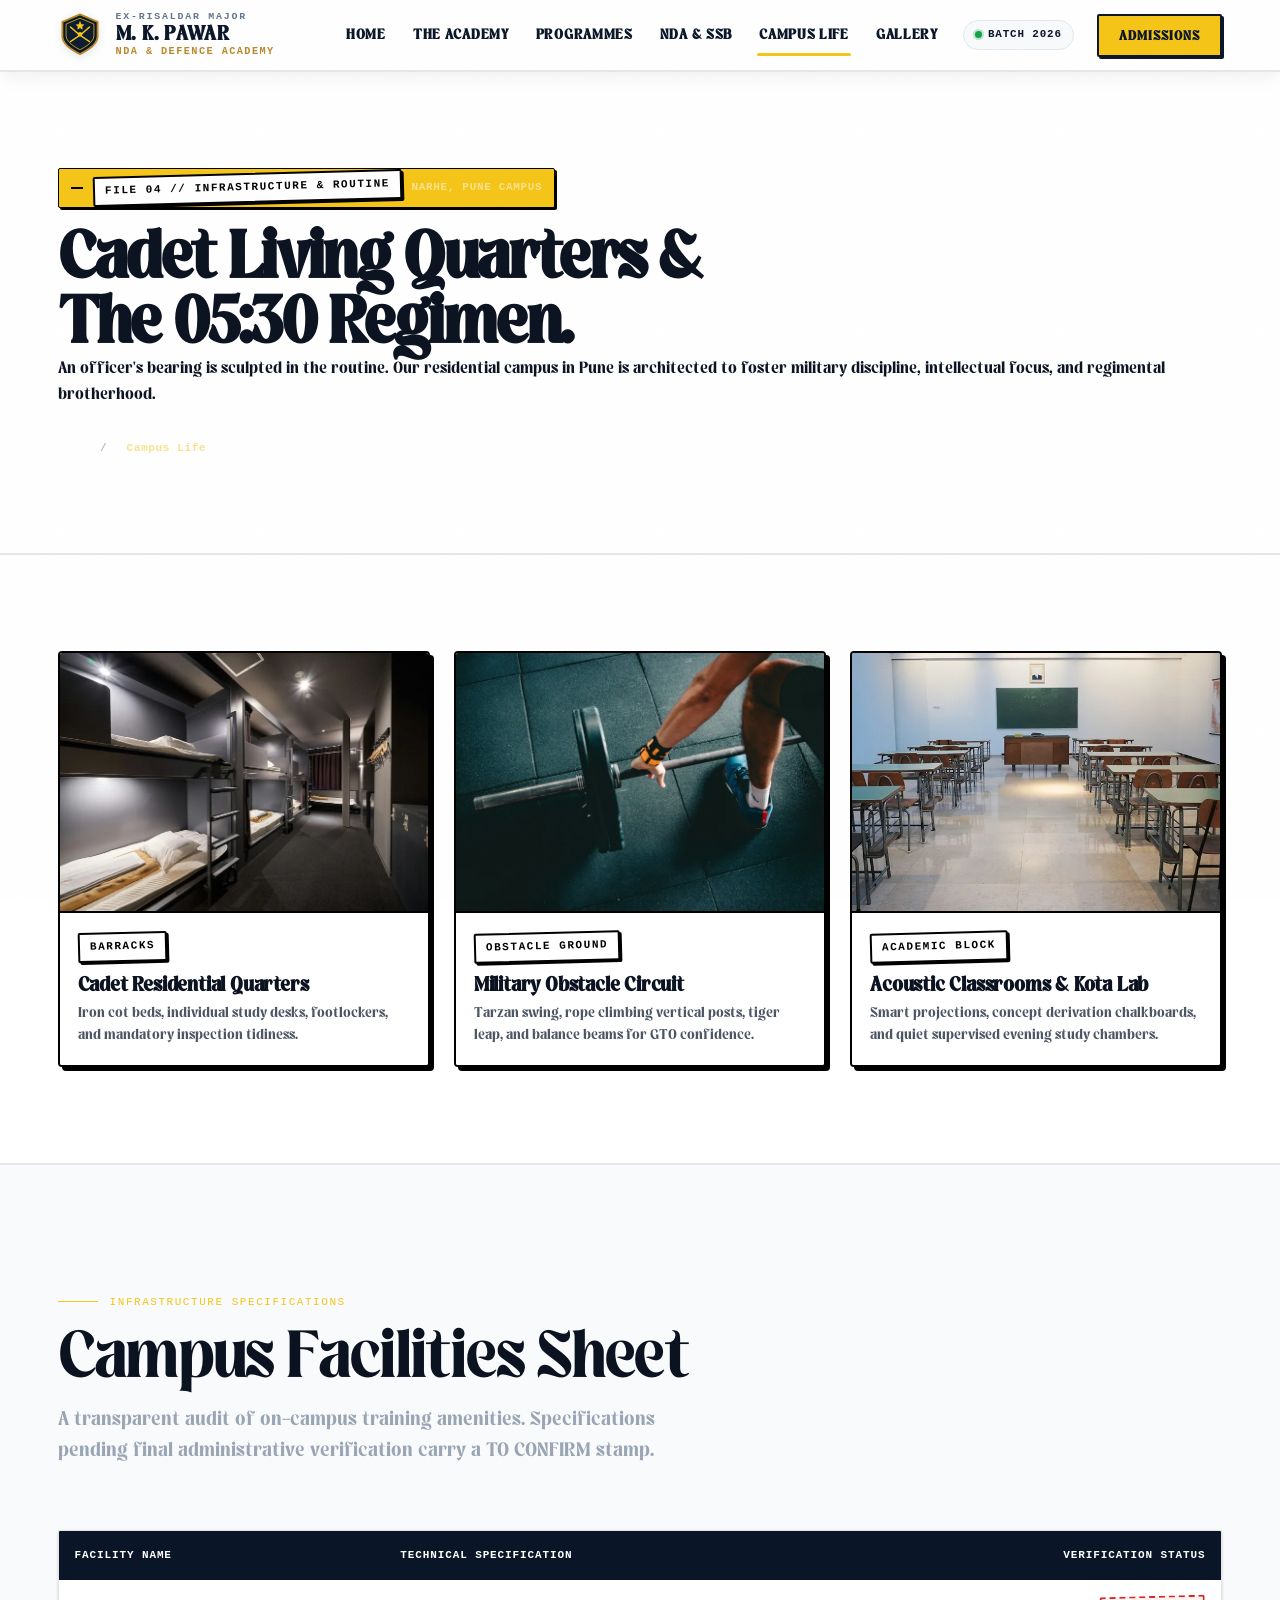
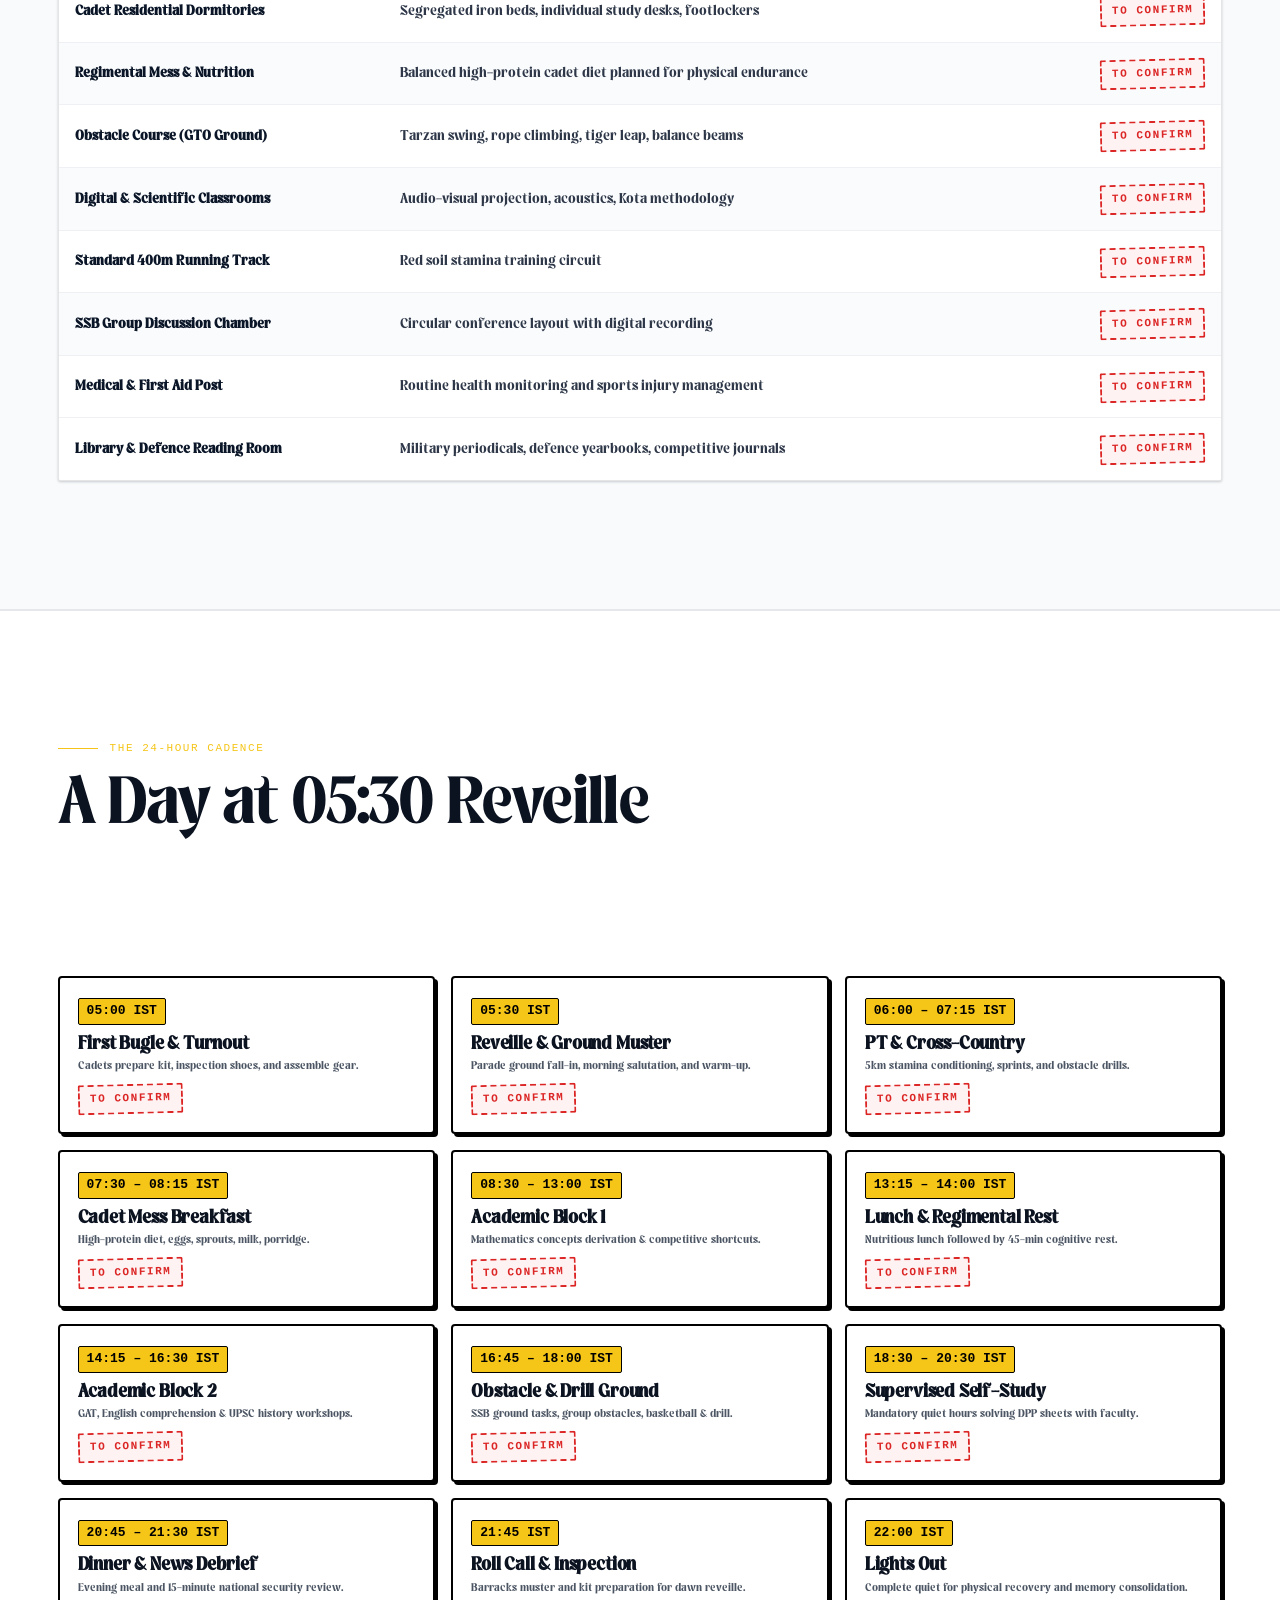
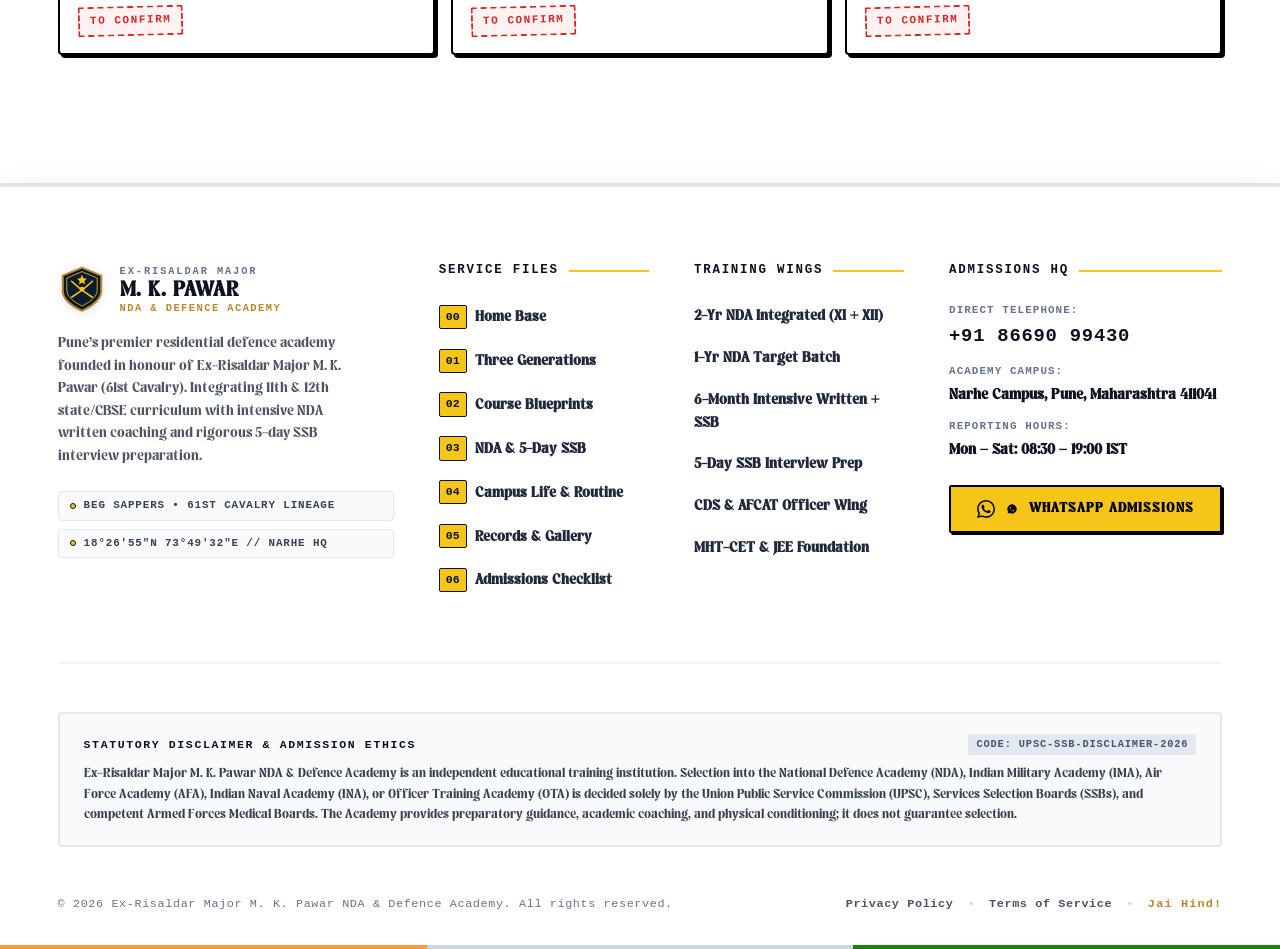
<file: campus-training.html>
<!DOCTYPE html>
<html lang="en" dir="ltr">
<head>
  <meta charset="UTF-8">
  <meta name="viewport" content="width=device-width, initial-scale=1.0">
  <meta name="theme-color" content="#0A1628">
  <title>Campus Life & Regimental Routine | Ex-Risaldar Major M. K. Pawar NDA Academy Pune</title>
  <meta name="description" content="Inside the residential campus in Narhe, Pune: 05:30 Reveille, cadet dormitories, regimental mess nutrition, 400m running track, and obstacle training.">
  <link rel="canonical" href="https://mkpawarnda.com/campus-training.html">

  <link rel="preload" href="assets/fonts/Mileast.woff2" as="font" type="font/woff2" crossorigin>
  <link rel="preconnect" href="https://fonts.googleapis.com">
  <link rel="preconnect" href="https://fonts.gstatic.com" crossorigin>
  <link href="https://fonts.googleapis.com/css2?family=Noto+Serif+Devanagari:wght@400;600;700&display=swap" rel="stylesheet">

  <link rel="stylesheet" href="assets/css/tokens.css">
  <link rel="stylesheet" href="assets/css/fonts.css">
  <link rel="stylesheet" href="assets/css/base.css">
  <link rel="stylesheet" href="assets/css/components.css">
  <link rel="stylesheet" href="assets/css/pages.css">
</head>
<body>
  <a href="#main-content" class="skip-link">Skip to main content</a>
  <div id="progress-bar" class="header-progress-bar" role="progressbar" aria-label="Page progress"></div>

  <!-- Header -->
  <header class="site-header" role="banner">
    <div class="header-inner">
      <a href="index.html" class="header-brand" aria-label="M. K. Pawar NDA Academy — Return to home">
        <img src="assets/img/logo-crest.svg" width="44" height="48" alt="Regimental Crest" class="brand-crest" loading="eager">
        <div class="brand-text-group">
          <span class="brand-super">EX-RISALDAR MAJOR</span>
          <span class="brand-title">M. K. PAWAR</span>
          <span class="brand-badge">NDA &amp; DEFENCE ACADEMY</span>
        </div>
      </a>

      <nav class="nav-primary" aria-label="Primary navigation">
        <a href="index.html">Home</a>
        <a href="about.html">The Academy</a>
        <a href="courses.html">Programmes</a>
        <a href="nda-ssb.html">NDA &amp; SSB</a>
        <a href="campus-training.html" aria-current="page">Campus Life</a>
        <a href="achievements-gallery.html">Gallery</a>
        <div class="nav-chip-badge" title="Academic Session 2026-27">
          <span class="nav-pulse"></span>
          <span>BATCH 2026</span>
        </div>
        <a href="admissions-contact.html" class="nav-cta btn--nav-bold">Admissions</a>
      </nav>

      <button class="hamburger menu-toggle" id="hamburger" aria-controls="nav-modal" aria-expanded="false" aria-label="Toggle navigation menu">
        <span class="hamburger-line"></span>
        <span class="hamburger-line"></span>
        <span class="hamburger-line"></span>
      </button>
    </div>
  </header>

  <!-- Mobile Nav Modal -->
  <div class="nav-modal mobile-nav-modal" id="nav-modal" role="dialog" aria-modal="true" aria-hidden="true">
    <div style="padding: var(--s-2xl) var(--pad-x); display: flex; flex-direction: column; height: 100%; justify-content: space-between;">
      <div>
        <div style="display: flex; justify-content: space-between; align-items: center; margin-bottom: var(--s-3xl);">
          <div class="brand-name">
            <span class="brand-short" style="color: var(--white); font-size: 1.25rem;">M. K. Pawar Academy</span>
            <span class="brand-tagline" style="color: var(--yellow);">SERVICE DOSSIER 2026</span>
          </div>
          <button class="nav-modal-close menu-toggle" aria-label="Close menu" style="background: none; border: none; color: var(--yellow); font-size: 2rem; cursor: pointer;">&times;</button>
        </div>
        <ul class="nav-modal-list mobile-nav-links" style="list-style: none; padding: 0; margin: 0; display: flex; flex-direction: column; gap: var(--s-lg);">
          <li><a href="index.html" style="color: var(--white); font-family: var(--font-display); font-size: 1.75rem; text-decoration: none;">01 // Home</a></li>
          <li><a href="about.html" style="color: var(--white); font-family: var(--font-display); font-size: 1.75rem; text-decoration: none;">02 // The Academy</a></li>
          <li><a href="courses.html" style="color: var(--white); font-family: var(--font-display); font-size: 1.75rem; text-decoration: none;">03 // Programmes</a></li>
          <li><a href="nda-ssb.html" style="color: var(--white); font-family: var(--font-display); font-size: 1.75rem; text-decoration: none;">04 // NDA & SSB</a></li>
          <li><a href="campus-training.html" aria-current="page" style="color: var(--yellow); font-family: var(--font-display); font-size: 1.75rem; text-decoration: none;">05 // Campus Life</a></li>
          <li><a href="achievements-gallery.html" style="color: var(--white); font-family: var(--font-display); font-size: 1.75rem; text-decoration: none;">06 // Records & Gallery</a></li>
          <li><a href="admissions-contact.html" style="color: var(--white); font-family: var(--font-display); font-size: 1.75rem; text-decoration: none;">07 // Admissions</a></li>
        </ul>
      </div>
      <div style="border-top: 1px solid rgba(255,255,255,0.1); padding-top: var(--s-xl);">
        <a href="tel:8669099430" style="color: var(--white); font-family: var(--font-display); font-size: 1.3rem; text-decoration: none; display: block; margin-bottom: 12px;">+91 86690 99430</a>
        <a href="https://wa.me/918669099430" class="btn btn--whatsapp" target="_blank" rel="noopener noreferrer" style="width: 100%; justify-content: center;">Chat on WhatsApp</a>
      </div>
    </div>
  </div>

  <main id="main-content">
    
    <!-- Editorial Page Hero -->
    <section class="page-hero" aria-label="Campus Life Header">
      <div style="max-width: var(--max-w); margin: 0 auto;">
        <div class="page-hero-label">
          <span class="stamp stamp--outline">FILE 04 // INFRASTRUCTURE & ROUTINE</span>
          <span style="font-family: var(--font-mono); font-size: var(--text-micro); color: rgba(255,255,255,0.5); letter-spacing: var(--tc-wide);">NARHE, PUNE CAMPUS</span>
        </div>
        <h1 class="page-hero-title">Cadet Living Quarters &<br>The 05:30 Regimen.</h1>
        <p class="page-hero-subtitle">
          An officer's bearing is sculpted in the routine. Our residential campus in Pune is architected to foster military discipline, intellectual focus, and regimental brotherhood.
        </p>
        <div class="page-hero-breadcrumb">
          <a href="index.html" style="color: rgba(255,255,255,0.6); text-decoration: none;">Home</a>
          <span>/</span>
          <span style="color: var(--yellow);">Campus Life</span>
        </div>
      </div>
    </section>

    <!-- Photo Bands Grid -->
    <section class="section--white" style="padding: var(--s-4xl) var(--pad-x);" aria-label="Campus Visual Tour">
      <div style="max-width: var(--max-w); margin: 0 auto;">
        <div style="display: grid; grid-template-columns: repeat(auto-fit, minmax(320px, 1fr)); gap: var(--s-lg);">
          
          <div style="position: relative; overflow: hidden; border-radius: 4px; border: 2px solid #000000; box-shadow: 4px 4px 0px #000000; background: #FFFFFF;">
            <img src="assets/img/dormitory-beds-800.webp" alt="Residential cadet living quarters" loading="lazy" style="width: 100%; height: 260px; object-fit: cover; display: block; border-bottom: 2px solid #000000;">
            <div style="padding: 18px; background: #FFFFFF;">
              <span class="stamp stamp--outline" style="margin-bottom: 6px;">BARRACKS</span>
              <h3 style="font-family: var(--font-display); font-size: 1.25rem; color: #0B1220; font-weight: 800; margin: 6px 0;">Cadet Residential Quarters</h3>
              <p style="font-size: var(--text-sm); color: #4B5563; line-height: 1.6; margin: 0;">
                Iron cot beds, individual study desks, footlockers, and mandatory inspection tidiness.
              </p>
            </div>
          </div>

          <div style="position: relative; overflow: hidden; border-radius: 4px; border: 2px solid #000000; box-shadow: 4px 4px 0px #000000; background: #FFFFFF;">
            <img src="assets/img/rope-climbing-800.webp" alt="Obstacle course rope climb" loading="lazy" style="width: 100%; height: 260px; object-fit: cover; display: block; border-bottom: 2px solid #000000;">
            <div style="padding: 18px; background: #FFFFFF;">
              <span class="stamp stamp--outline" style="margin-bottom: 6px;">OBSTACLE GROUND</span>
              <h3 style="font-family: var(--font-display); font-size: 1.25rem; color: #0B1220; font-weight: 800; margin: 6px 0;">Military Obstacle Circuit</h3>
              <p style="font-size: var(--text-sm); color: #4B5563; line-height: 1.6; margin: 0;">
                Tarzan swing, rope climbing vertical posts, tiger leap, and balance beams for GTO confidence.
              </p>
            </div>
          </div>

          <div style="position: relative; overflow: hidden; border-radius: 4px; border: 2px solid #000000; box-shadow: 4px 4px 0px #000000; background: #FFFFFF;">
            <img src="assets/img/classroom-students-800.webp" alt="Digital academic block" loading="lazy" style="width: 100%; height: 260px; object-fit: cover; display: block; border-bottom: 2px solid #000000;">
            <div style="padding: 18px; background: #FFFFFF;">
              <span class="stamp stamp--outline" style="margin-bottom: 6px;">ACADEMIC BLOCK</span>
              <h3 style="font-family: var(--font-display); font-size: 1.25rem; color: #0B1220; font-weight: 800; margin: 6px 0;">Acoustic Classrooms & Kota Lab</h3>
              <p style="font-size: var(--text-sm); color: #4B5563; line-height: 1.6; margin: 0;">
                Smart projections, concept derivation chalkboards, and quiet supervised evening study chambers.
              </p>
            </div>
          </div>

        </div>
      </div>
    </section>

    <!-- Facilities Specification Sheet Table (with TO CONFIRM stamps) -->
    <section class="section--light" style="padding: var(--s-5xl) var(--pad-x);" aria-label="Campus Facilities Specifications">
      <div style="max-width: var(--max-w); margin: 0 auto;">
        <div class="section-header reveal">
          <p class="section-label">INFRASTRUCTURE SPECIFICATIONS</p>
          <h2 class="section-title">Campus Facilities Sheet</h2>
          <p class="section-subtitle">A transparent audit of on-campus training amenities. Specifications pending final administrative verification carry a TO CONFIRM stamp.</p>
        </div>

        <div style="overflow-x: auto; -webkit-overflow-scrolling: touch; margin-top: var(--s-2xl); border: 1px solid rgba(0,0,0,0.1); border-radius: var(--radius-sm); background: var(--white); box-shadow: var(--shadow-sm);">
          <table style="width: 100%; min-width: 680px; border-collapse: collapse; text-align: left; font-size: var(--text-sm);">
            <thead>
              <tr style="background: var(--navy); color: var(--white); font-family: var(--font-mono); font-size: var(--text-micro); text-transform: uppercase; letter-spacing: 0.08em;">
                <th style="padding: 16px;">Facility Name</th>
                <th style="padding: 16px;">Technical Specification</th>
                <th style="padding: 16px; text-align: right;">Verification Status</th>
              </tr>
            </thead>
            <tbody>
              <tr style="border-bottom: 1px solid var(--light-grey);">
                <td style="padding: 16px; font-weight: 700; color: var(--navy);">Cadet Residential Dormitories</td>
                <td style="padding: 16px; color: var(--dark-grey);">Segregated iron beds, individual study desks, footlockers</td>
                <td style="padding: 16px; text-align: right;"><span class="stamp stamp--confirm">TO CONFIRM</span></td>
              </tr>
              <tr style="border-bottom: 1px solid var(--light-grey); background: #FAFBFD;">
                <td style="padding: 16px; font-weight: 700; color: var(--navy);">Regimental Mess & Nutrition</td>
                <td style="padding: 16px; color: var(--dark-grey);">Balanced high-protein cadet diet planned for physical endurance</td>
                <td style="padding: 16px; text-align: right;"><span class="stamp stamp--confirm">TO CONFIRM</span></td>
              </tr>
              <tr style="border-bottom: 1px solid var(--light-grey);">
                <td style="padding: 16px; font-weight: 700; color: var(--navy);">Obstacle Course (GTO Ground)</td>
                <td style="padding: 16px; color: var(--dark-grey);">Tarzan swing, rope climbing, tiger leap, balance beams</td>
                <td style="padding: 16px; text-align: right;"><span class="stamp stamp--confirm">TO CONFIRM</span></td>
              </tr>
              <tr style="border-bottom: 1px solid var(--light-grey); background: #FAFBFD;">
                <td style="padding: 16px; font-weight: 700; color: var(--navy);">Digital & Scientific Classrooms</td>
                <td style="padding: 16px; color: var(--dark-grey);">Audio-visual projection, acoustics, Kota methodology</td>
                <td style="padding: 16px; text-align: right;"><span class="stamp stamp--confirm">TO CONFIRM</span></td>
              </tr>
              <tr style="border-bottom: 1px solid var(--light-grey);">
                <td style="padding: 16px; font-weight: 700; color: var(--navy);">Standard 400m Running Track</td>
                <td style="padding: 16px; color: var(--dark-grey);">Red soil stamina training circuit</td>
                <td style="padding: 16px; text-align: right;"><span class="stamp stamp--confirm">TO CONFIRM</span></td>
              </tr>
              <tr style="border-bottom: 1px solid var(--light-grey); background: #FAFBFD;">
                <td style="padding: 16px; font-weight: 700; color: var(--navy);">SSB Group Discussion Chamber</td>
                <td style="padding: 16px; color: var(--dark-grey);">Circular conference layout with digital recording</td>
                <td style="padding: 16px; text-align: right;"><span class="stamp stamp--confirm">TO CONFIRM</span></td>
              </tr>
              <tr style="border-bottom: 1px solid var(--light-grey);">
                <td style="padding: 16px; font-weight: 700; color: var(--navy);">Medical & First Aid Post</td>
                <td style="padding: 16px; color: var(--dark-grey);">Routine health monitoring and sports injury management</td>
                <td style="padding: 16px; text-align: right;"><span class="stamp stamp--confirm">TO CONFIRM</span></td>
              </tr>
              <tr>
                <td style="padding: 16px; font-weight: 700; color: var(--navy);">Library & Defence Reading Room</td>
                <td style="padding: 16px; color: var(--dark-grey);">Military periodicals, defence yearbooks, competitive journals</td>
                <td style="padding: 16px; text-align: right;"><span class="stamp stamp--confirm">TO CONFIRM</span></td>
              </tr>
            </tbody>
          </table>
        </div>
      </div>
    </section>

    <!-- 05:30 Reveille 24-Hour Schedule Section -->
    <section class="section--dark" style="padding: var(--s-5xl) var(--pad-x);" aria-label="Cadet Daily Cadence Schedule">
      <div style="max-width: var(--max-w); margin: 0 auto;">
        <div class="section-header reveal">
          <p class="section-label">THE 24-HOUR CADENCE</p>
          <h2 class="section-title">A Day at 05:30 Reveille</h2>
          <p class="section-subtitle">Every minute is accounted for. Punctuality and endurance become second nature.</p>
        </div>

        <div style="display: grid; grid-template-columns: repeat(auto-fit, minmax(280px, 1fr)); gap: var(--s-md); margin-top: var(--s-2xl);">
          
          <div style="background: #FFFFFF; padding: 18px; border: 2px solid #000000; box-shadow: 3px 3px 0px #000000; border-radius: 4px;">
            <span style="font-family: var(--font-mono); font-size: var(--text-mono); color: #000000; background: var(--yellow); border: 1px solid #000000; padding: 2px 8px; border-radius: 2px; font-weight: 800; display: inline-block;">05:00 IST</span>
            <h3 style="font-family: var(--font-display); font-size: 1.15rem; color: #0B1220; font-weight: 800; margin: 8px 0 4px;">First Bugle & Turnout</h3>
            <p style="font-size: var(--text-micro); color: #4B5563; margin: 0 0 8px;">Cadets prepare kit, inspection shoes, and assemble gear.</p>
            <span class="stamp stamp--confirm">TO CONFIRM</span>
          </div>

          <div style="background: #FFFFFF; padding: 18px; border: 2px solid #000000; box-shadow: 3px 3px 0px #000000; border-radius: 4px;">
            <span style="font-family: var(--font-mono); font-size: var(--text-mono); color: #000000; background: var(--yellow); border: 1px solid #000000; padding: 2px 8px; border-radius: 2px; font-weight: 800; display: inline-block;">05:30 IST</span>
            <h3 style="font-family: var(--font-display); font-size: 1.15rem; color: #0B1220; font-weight: 800; margin: 8px 0 4px;">Reveille & Ground Muster</h3>
            <p style="font-size: var(--text-micro); color: #4B5563; margin: 0 0 8px;">Parade ground fall-in, morning salutation, and warm-up.</p>
            <span class="stamp stamp--confirm">TO CONFIRM</span>
          </div>

          <div style="background: #FFFFFF; padding: 18px; border: 2px solid #000000; box-shadow: 3px 3px 0px #000000; border-radius: 4px;">
            <span style="font-family: var(--font-mono); font-size: var(--text-mono); color: #000000; background: var(--yellow); border: 1px solid #000000; padding: 2px 8px; border-radius: 2px; font-weight: 800; display: inline-block;">06:00 – 07:15 IST</span>
            <h3 style="font-family: var(--font-display); font-size: 1.15rem; color: #0B1220; font-weight: 800; margin: 8px 0 4px;">PT & Cross-Country</h3>
            <p style="font-size: var(--text-micro); color: #4B5563; margin: 0 0 8px;">5km stamina conditioning, sprints, and obstacle drills.</p>
            <span class="stamp stamp--confirm">TO CONFIRM</span>
          </div>

          <div style="background: #FFFFFF; padding: 18px; border: 2px solid #000000; box-shadow: 3px 3px 0px #000000; border-radius: 4px;">
            <span style="font-family: var(--font-mono); font-size: var(--text-mono); color: #000000; background: var(--yellow); border: 1px solid #000000; padding: 2px 8px; border-radius: 2px; font-weight: 800; display: inline-block;">07:30 – 08:15 IST</span>
            <h3 style="font-family: var(--font-display); font-size: 1.15rem; color: #0B1220; font-weight: 800; margin: 8px 0 4px;">Cadet Mess Breakfast</h3>
            <p style="font-size: var(--text-micro); color: #4B5563; margin: 0 0 8px;">High-protein diet, eggs, sprouts, milk, porridge.</p>
            <span class="stamp stamp--confirm">TO CONFIRM</span>
          </div>

          <div style="background: #FFFFFF; padding: 18px; border: 2px solid #000000; box-shadow: 3px 3px 0px #000000; border-radius: 4px;">
            <span style="font-family: var(--font-mono); font-size: var(--text-mono); color: #000000; background: var(--yellow); border: 1px solid #000000; padding: 2px 8px; border-radius: 2px; font-weight: 800; display: inline-block;">08:30 – 13:00 IST</span>
            <h3 style="font-family: var(--font-display); font-size: 1.15rem; color: #0B1220; font-weight: 800; margin: 8px 0 4px;">Academic Block 1</h3>
            <p style="font-size: var(--text-micro); color: #4B5563; margin: 0 0 8px;">Mathematics concepts derivation & competitive shortcuts.</p>
            <span class="stamp stamp--confirm">TO CONFIRM</span>
          </div>

          <div style="background: #FFFFFF; padding: 18px; border: 2px solid #000000; box-shadow: 3px 3px 0px #000000; border-radius: 4px;">
            <span style="font-family: var(--font-mono); font-size: var(--text-mono); color: #000000; background: var(--yellow); border: 1px solid #000000; padding: 2px 8px; border-radius: 2px; font-weight: 800; display: inline-block;">13:15 – 14:00 IST</span>
            <h3 style="font-family: var(--font-display); font-size: 1.15rem; color: #0B1220; font-weight: 800; margin: 8px 0 4px;">Lunch & Regimental Rest</h3>
            <p style="font-size: var(--text-micro); color: #4B5563; margin: 0 0 8px;">Nutritious lunch followed by 45-min cognitive rest.</p>
            <span class="stamp stamp--confirm">TO CONFIRM</span>
          </div>

          <div style="background: #FFFFFF; padding: 18px; border: 2px solid #000000; box-shadow: 3px 3px 0px #000000; border-radius: 4px;">
            <span style="font-family: var(--font-mono); font-size: var(--text-mono); color: #000000; background: var(--yellow); border: 1px solid #000000; padding: 2px 8px; border-radius: 2px; font-weight: 800; display: inline-block;">14:15 – 16:30 IST</span>
            <h3 style="font-family: var(--font-display); font-size: 1.15rem; color: #0B1220; font-weight: 800; margin: 8px 0 4px;">Academic Block 2</h3>
            <p style="font-size: var(--text-micro); color: #4B5563; margin: 0 0 8px;">GAT, English comprehension & UPSC history workshops.</p>
            <span class="stamp stamp--confirm">TO CONFIRM</span>
          </div>

          <div style="background: #FFFFFF; padding: 18px; border: 2px solid #000000; box-shadow: 3px 3px 0px #000000; border-radius: 4px;">
            <span style="font-family: var(--font-mono); font-size: var(--text-mono); color: #000000; background: var(--yellow); border: 1px solid #000000; padding: 2px 8px; border-radius: 2px; font-weight: 800; display: inline-block;">16:45 – 18:00 IST</span>
            <h3 style="font-family: var(--font-display); font-size: 1.15rem; color: #0B1220; font-weight: 800; margin: 8px 0 4px;">Obstacle & Drill Ground</h3>
            <p style="font-size: var(--text-micro); color: #4B5563; margin: 0 0 8px;">SSB ground tasks, group obstacles, basketball & drill.</p>
            <span class="stamp stamp--confirm">TO CONFIRM</span>
          </div>

          <div style="background: #FFFFFF; padding: 18px; border: 2px solid #000000; box-shadow: 3px 3px 0px #000000; border-radius: 4px;">
            <span style="font-family: var(--font-mono); font-size: var(--text-mono); color: #000000; background: var(--yellow); border: 1px solid #000000; padding: 2px 8px; border-radius: 2px; font-weight: 800; display: inline-block;">18:30 – 20:30 IST</span>
            <h3 style="font-family: var(--font-display); font-size: 1.15rem; color: #0B1220; font-weight: 800; margin: 8px 0 4px;">Supervised Self-Study</h3>
            <p style="font-size: var(--text-micro); color: #4B5563; margin: 0 0 8px;">Mandatory quiet hours solving DPP sheets with faculty.</p>
            <span class="stamp stamp--confirm">TO CONFIRM</span>
          </div>

          <div style="background: #FFFFFF; padding: 18px; border: 2px solid #000000; box-shadow: 3px 3px 0px #000000; border-radius: 4px;">
            <span style="font-family: var(--font-mono); font-size: var(--text-mono); color: #000000; background: var(--yellow); border: 1px solid #000000; padding: 2px 8px; border-radius: 2px; font-weight: 800; display: inline-block;">20:45 – 21:30 IST</span>
            <h3 style="font-family: var(--font-display); font-size: 1.15rem; color: #0B1220; font-weight: 800; margin: 8px 0 4px;">Dinner & News Debrief</h3>
            <p style="font-size: var(--text-micro); color: #4B5563; margin: 0 0 8px;">Evening meal and 15-minute national security review.</p>
            <span class="stamp stamp--confirm">TO CONFIRM</span>
          </div>

          <div style="background: #FFFFFF; padding: 18px; border: 2px solid #000000; box-shadow: 3px 3px 0px #000000; border-radius: 4px;">
            <span style="font-family: var(--font-mono); font-size: var(--text-mono); color: #000000; background: var(--yellow); border: 1px solid #000000; padding: 2px 8px; border-radius: 2px; font-weight: 800; display: inline-block;">21:45 IST</span>
            <h3 style="font-family: var(--font-display); font-size: 1.15rem; color: #0B1220; font-weight: 800; margin: 8px 0 4px;">Roll Call & Inspection</h3>
            <p style="font-size: var(--text-micro); color: #4B5563; margin: 0 0 8px;">Barracks muster and kit preparation for dawn reveille.</p>
            <span class="stamp stamp--confirm">TO CONFIRM</span>
          </div>

          <div style="background: #FFFFFF; padding: 18px; border: 2px solid #000000; box-shadow: 3px 3px 0px #000000; border-radius: 4px;">
            <span style="font-family: var(--font-mono); font-size: var(--text-mono); color: #000000; background: var(--yellow); border: 1px solid #000000; padding: 2px 8px; border-radius: 2px; font-weight: 800; display: inline-block;">22:00 IST</span>
            <h3 style="font-family: var(--font-display); font-size: 1.15rem; color: #0B1220; font-weight: 800; margin: 8px 0 4px;">Lights Out</h3>
            <p style="font-size: var(--text-micro); color: #4B5563; margin: 0 0 8px;">Complete quiet for physical recovery and memory consolidation.</p>
            <span class="stamp stamp--confirm">TO CONFIRM</span>
          </div>

        </div>
      </div>
    </section>

  </main>

  <!-- Footer -->
  <footer class="site-footer" role="contentinfo">
    <div class="footer-container">
      
      <!-- Main 4-Column Grid: Balanced & Structured Alignment -->
      <div class="footer-grid">
        
        <!-- Col 1: Institute Identification & Regimental Lineage -->
        <div class="footer-col footer-col--brand">
          <div class="footer-brand-lockup">
            <img src="assets/img/logo-crest.svg" width="48" height="52" alt="Regimental Shield" class="footer-crest-img" loading="lazy">
            <div class="footer-brand-titles">
              <span class="footer-rank">EX-RISALDAR MAJOR</span>
              <span class="footer-title">M. K. PAWAR</span>
              <span class="footer-motto">NDA &amp; DEFENCE ACADEMY</span>
            </div>
          </div>
          <p class="footer-description">
            Pune’s premier residential defence academy founded in honour of Ex-Risaldar Major M. K. Pawar (61st Cavalry). Integrating 11th &amp; 12th state/CBSE curriculum with intensive NDA written coaching and rigorous 5-day SSB interview preparation.
          </p>
          <div class="footer-badges-list">
            <div class="footer-badge-pill">
              <span class="badge-dot"></span>
              <span>BEG SAPPERS • 61ST CAVALRY LINEAGE</span>
            </div>
            <div class="footer-badge-pill">
              <span class="badge-dot"></span>
              <span>18°26'55"N 73°49'32"E // NARHE HQ</span>
            </div>
          </div>
        </div>

        <!-- Col 2: Service Files / Site Navigation -->
        <div class="footer-col">
          <h3 class="footer-heading">Service Files</h3>
          <ul class="footer-menu">
            <li><a href="index.html"><span class="footer-file-num">00</span> Home Base</a></li>
            <li><a href="about.html"><span class="footer-file-num">01</span> Three Generations</a></li>
            <li><a href="courses.html"><span class="footer-file-num">02</span> Course Blueprints</a></li>
            <li><a href="nda-ssb.html"><span class="footer-file-num">03</span> NDA &amp; 5-Day SSB</a></li>
            <li><a href="campus-training.html"><span class="footer-file-num">04</span> Campus Life &amp; Routine</a></li>
            <li><a href="achievements-gallery.html"><span class="footer-file-num">05</span> Records &amp; Gallery</a></li>
            <li><a href="admissions-contact.html"><span class="footer-file-num">06</span> Admissions Checklist</a></li>
          </ul>
        </div>

        <!-- Col 3: Integrated Programmes -->
        <div class="footer-col">
          <h3 class="footer-heading">Training Wings</h3>
          <ul class="footer-menu">
            <li><a href="courses.html#nda-integrated">2-Yr NDA Integrated (XI + XII)</a></li>
            <li><a href="courses.html#nda-target">1-Yr NDA Target Batch</a></li>
            <li><a href="courses.html#nda-crash">6-Month Intensive Written + SSB</a></li>
            <li><a href="courses.html#ssb-interview">5-Day SSB Interview Prep</a></li>
            <li><a href="courses.html#cds-afcat">CDS &amp; AFCAT Officer Wing</a></li>
            <li><a href="courses.html#foundation-academic">MHT-CET &amp; JEE Foundation</a></li>
          </ul>
        </div>

        <!-- Col 4: Admissions Headquarters & Contact -->
        <div class="footer-col footer-col--contact">
          <h3 class="footer-heading">Admissions HQ</h3>
          <div class="footer-contact-details">
            <div class="footer-contact-row">
              <span class="contact-tag">Direct Telephone:</span>
              <a href="tel:8669099430" class="contact-link contact-phone">+91 86690 99430</a>
            </div>
            <div class="footer-contact-row">
              <span class="contact-tag">Academy Campus:</span>
              <span class="contact-text">Narhe Campus, Pune, Maharashtra 411041</span>
            </div>
            <div class="footer-contact-row">
              <span class="contact-tag">Reporting Hours:</span>
              <span class="contact-text">Mon – Sat: 08:30 – 19:00 IST</span>
            </div>
          </div>
          <div class="footer-action-area">
            <a href="https://wa.me/918669099430?text=Jai%20Hind%20Sir%2C%20I%20would%20like%20to%20enquire%20about%20admission." target="_blank" rel="noopener noreferrer" class="btn btn--whatsapp footer-whatsapp-btn" aria-label="Chat on WhatsApp">
              <svg viewBox="0 0 24 24" width="18" height="18" fill="currentColor" aria-hidden="true">
                <path d="M12.031 6.172c-3.181 0-5.767 2.586-5.768 5.766-.001 1.298.38 2.27 1.019 3.287l-.582 2.128 2.182-.573c.978.58 1.911.928 3.145.929 3.178 0 5.767-2.587 5.768-5.766.001-3.187-2.575-5.77-5.764-5.771zm3.392 8.244c-.144.405-.837.774-1.17.824-.299.045-.677.063-1.092-.069-.252-.08-.575-.187-.988-.365-1.739-.751-2.874-2.502-2.961-2.617-.087-.116-.708-.94-.708-1.793s.448-1.273.607-1.446c.159-.173.346-.217.462-.217l.332.006c.106.005.249-.04.39.299.144.347.491 1.2.534 1.288.043.088.072.19.014.305-.058.115-.087.187-.173.289l-.26.309c-.087.088-.178.183-.077.357.101.174.449.741.964 1.201.662.591 1.221.774 1.394.861.174.086.275.073.376-.044.101-.116.433-.506.549-.68.116-.173.231-.144.39-.086s1.011.477 1.184.564.289.13.332.202c.043.073.043.419-.101.824z"/>
              </svg>
              <span>WhatsApp Admissions</span>
            </a>
          </div>
        </div>

      </div>

      <!-- Statutory Disclaimer Card with Military Precision -->
      <div class="footer-ethics-card">
        <div class="ethics-card-header">
          <span class="ethics-stamp">STATUTORY DISCLAIMER &amp; ADMISSION ETHICS</span>
          <span class="ethics-ref">CODE: UPSC-SSB-DISCLAIMER-2026</span>
        </div>
        <p class="ethics-card-body">
          Ex-Risaldar Major M. K. Pawar NDA &amp; Defence Academy is an independent educational training institution. Selection into the National Defence Academy (NDA), Indian Military Academy (IMA), Air Force Academy (AFA), Indian Naval Academy (INA), or Officer Training Academy (OTA) is decided solely by the Union Public Service Commission (UPSC), Services Selection Boards (SSBs), and competent Armed Forces Medical Boards. The Academy provides preparatory guidance, academic coaching, and physical conditioning; it does not guarantee selection.
        </p>
      </div>

      <!-- Bottom Bar: Alignment & Legal -->
      <div class="footer-bottom-row">
        <div class="footer-copyright">
          &copy; 2026 Ex-Risaldar Major M. K. Pawar NDA &amp; Defence Academy. All rights reserved.
        </div>
        <div class="footer-legal-nav">
          <a href="privacy-policy.html">Privacy Policy</a>
          <span class="footer-nav-bullet" aria-hidden="true">•</span>
          <a href="terms.html">Terms of Service</a>
          <span class="footer-nav-bullet" aria-hidden="true">•</span>
          <span class="footer-jai-hind">Jai Hind!</span>
        </div>
      </div>

    </div>

    <!-- Pinned 3-Segment Tricolor Hairline at Absolute Bottom -->
    <div class="footer-tricolor" aria-hidden="true">
      <span class="footer-tricolor-seg"></span>
      <span class="footer-tricolor-seg"></span>
      <span class="footer-tricolor-seg"></span>
    </div>
  </footer>

  <!-- Mobile Bottom Action Bar -->
  <aside class="bottom-bar" aria-label="Mobile Quick Action Bar">
    <a href="tel:8669099430" class="bottom-bar-item" aria-label="Call Admissions">
      <svg class="bottom-bar-icon" viewBox="0 0 24 24" fill="none" stroke="currentColor" stroke-width="2" stroke-linecap="round" stroke-linejoin="round"><path d="M22 16.92v3a2 2 0 0 1-2.18 2 19.79 19.79 0 0 1-8.63-3.07 19.5 19.5 0 0 1-6-6 19.79 19.79 0 0 1-3.07-8.67A2 2 0 0 1 4.11 2h3a2 2 0 0 1 2 1.72 12.84 12.84 0 0 0 .7 2.81 2 2 0 0 1-.45 2.11L8.09 9.91a16 16 0 0 0 6 6l1.27-1.27a2 2 0 0 1 2.11-.45 12.84 12.84 0 0 0 2.81.7A2 2 0 0 1 22 16.92z"></path></svg>
      <span>Call</span>
    </a>
    <a href="admissions-contact.html" class="bottom-bar-cta" aria-label="Admissions Enrolment"><span>Enrol</span></a>
    <a href="https://wa.me/918669099430" target="_blank" rel="noopener noreferrer" class="bottom-bar-item" aria-label="WhatsApp Hotline">
      <svg class="bottom-bar-icon" viewBox="0 0 24 24" fill="currentColor"><path d="M12.031 6.172c-3.181 0-5.767 2.586-5.768 5.766-.001 1.298.38 2.27 1.019 3.287l-.582 2.128 2.182-.573c.978.58 1.911.928 3.145.929 3.178 0 5.767-2.587 5.768-5.766.001-3.187-2.575-5.77-5.764-5.771zm3.392 8.244c-.144.405-.837.774-1.17.824-.299.045-.677.063-1.092-.069-.252-.08-.575-.187-.988-.365-1.739-.751-2.874-2.502-2.961-2.617-.087-.116-.708-.94-.708-1.793s.448-1.273.607-1.446c.159-.173.346-.217.462-.217l.332.006c.106.005.249-.04.39.299.144.347.491 1.2.534 1.288.043.088.072.19.014.305-.058.115-.087.187-.173.289l-.26.309c-.087.088-.178.183-.077.357.101.174.449.741.964 1.201.662.591 1.221.774 1.394.861.174.086.275.073.376-.044.101-.116.433-.506.549-.68.116-.173.231-.144.39-.086s1.011.477 1.184.564.289.13.332.202c.043.073.043.419-.101.824z"/></svg>
      <span>WhatsApp</span>
    </a>
  </aside>

  <script type="module" src="assets/js/main.js"></script>
</body>
</html>
</file>
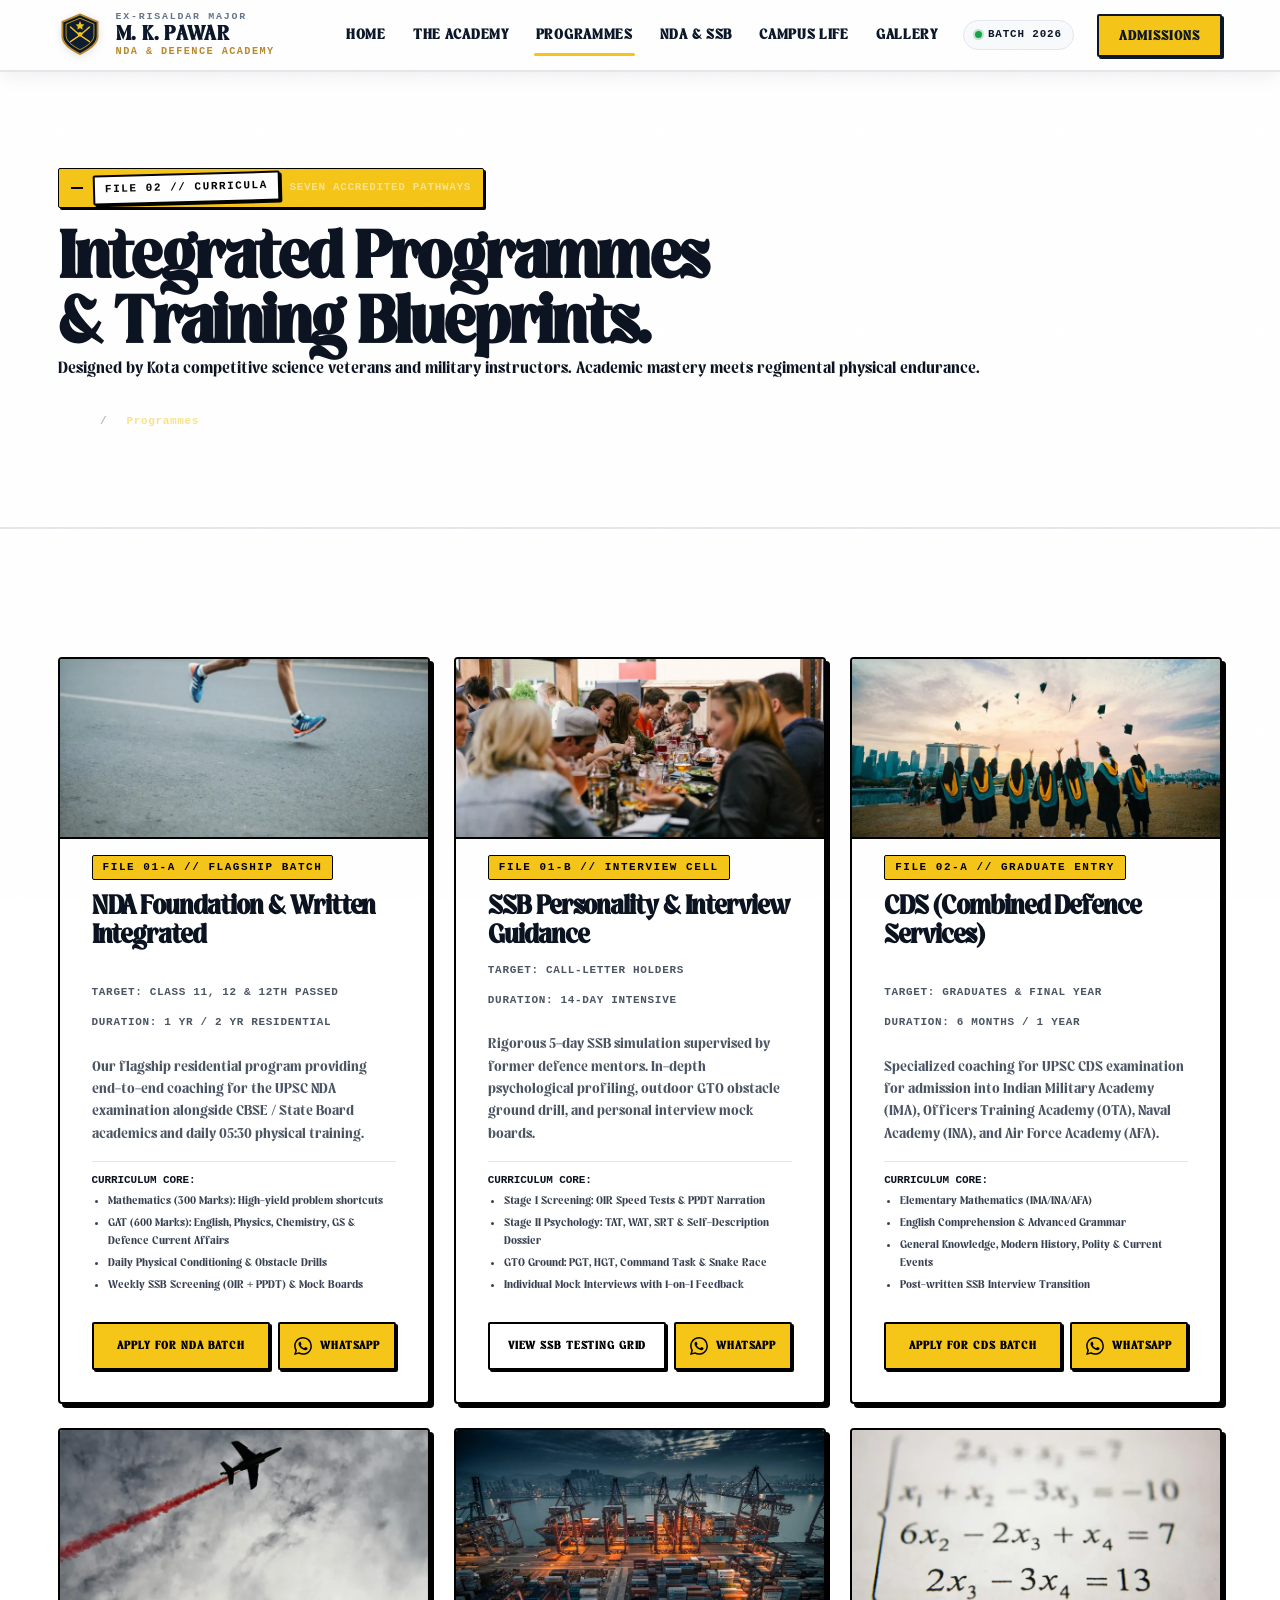
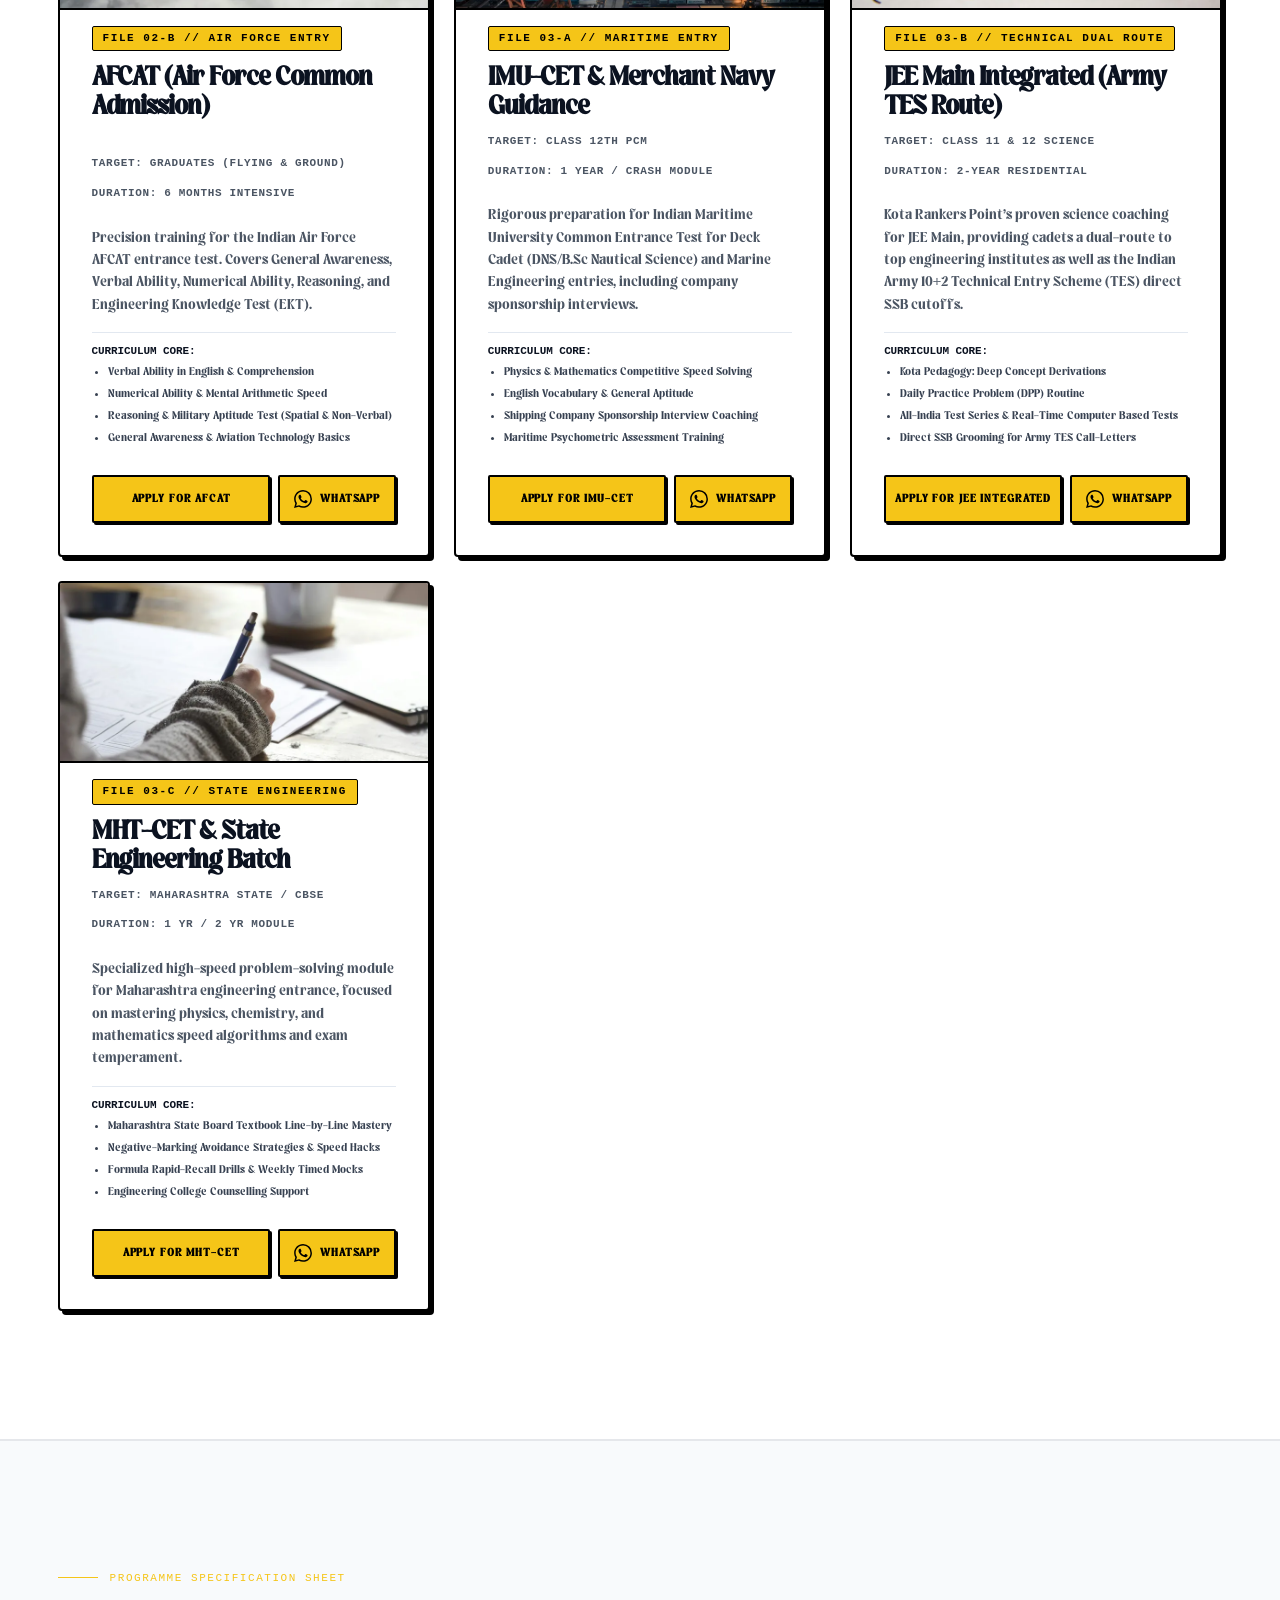
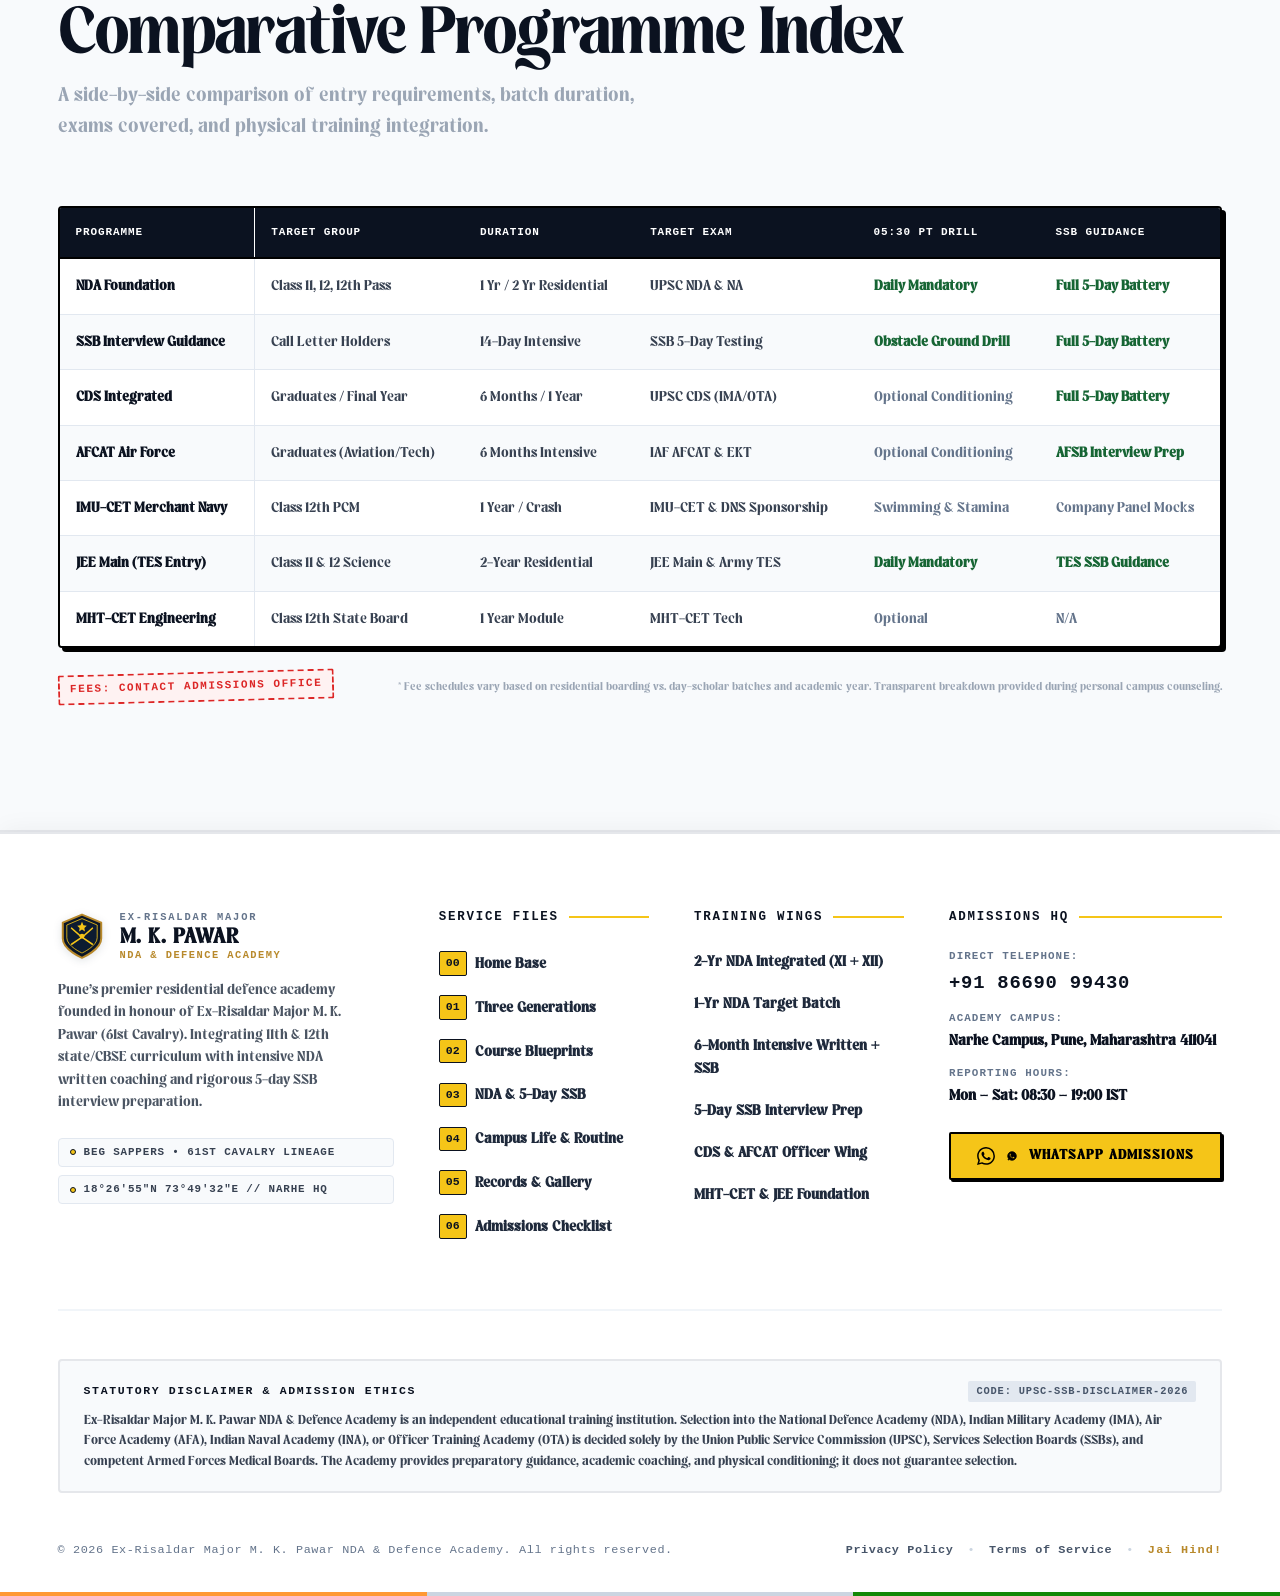
<file: courses.html>
<!DOCTYPE html>
<html lang="en" dir="ltr">
<head>
  <meta charset="UTF-8">
  <meta name="viewport" content="width=device-width, initial-scale=1.0">
  <meta name="theme-color" content="#0A1628">
  <title>Programmes & Course Dossiers | Ex-Risaldar Major M. K. Pawar NDA Academy Pune</title>
  <meta name="description" content="Explore 7 accredited defence preparation pathways: NDA Written, 5-Day SSB Guidance, CDS, AFCAT, IMU-CET, and JEE Main integrated. Residential campus in Pune.">
  <link rel="canonical" href="https://mkpawarnda.com/courses.html">

  <link rel="preload" href="assets/fonts/Mileast.woff2" as="font" type="font/woff2" crossorigin>
  <link rel="preconnect" href="https://fonts.googleapis.com">
  <link rel="preconnect" href="https://fonts.gstatic.com" crossorigin>
  <link href="https://fonts.googleapis.com/css2?family=Noto+Serif+Devanagari:wght@400;600;700&display=swap" rel="stylesheet">

  <link rel="stylesheet" href="assets/css/tokens.css">
  <link rel="stylesheet" href="assets/css/fonts.css">
  <link rel="stylesheet" href="assets/css/base.css">
  <link rel="stylesheet" href="assets/css/components.css">
  <link rel="stylesheet" href="assets/css/pages.css">

  <script type="application/ld+json">
  {
    "@context": "https://schema.org",
    "@type": "ItemList",
    "name": "Defence Training Programmes",
    "url": "https://mkpawarnda.com/courses.html",
    "itemListElement": [
      { "@type": "Course", "position": 1, "name": "NDA Foundation & Written Batch", "description": "1 and 2 year residential integrated NDA batch for Class 11, 12 and 12th passed cadets." },
      { "@type": "Course", "position": 2, "name": "SSB Personality & Interview Guidance", "description": "Intensive 14-day officer testing guidance covering Screening, Psychology, GTO, and Interview." },
      { "@type": "Course", "position": 3, "name": "CDS (Combined Defence Services)", "description": "Graduate preparation for IMA, OTA, INA, and AFA." }
    ]
  }
  </script>
</head>
<body>
  <a href="#main-content" class="skip-link">Skip to main content</a>
  <div id="progress-bar" class="header-progress-bar" role="progressbar" aria-label="Page progress"></div>

  <!-- Header -->
  <header class="site-header" role="banner">
    <div class="header-inner">
      <a href="index.html" class="header-brand" aria-label="M. K. Pawar NDA Academy — Return to home">
        <img src="assets/img/logo-crest.svg" width="44" height="48" alt="Regimental Crest" class="brand-crest" loading="eager">
        <div class="brand-text-group">
          <span class="brand-super">EX-RISALDAR MAJOR</span>
          <span class="brand-title">M. K. PAWAR</span>
          <span class="brand-badge">NDA &amp; DEFENCE ACADEMY</span>
        </div>
      </a>

      <nav class="nav-primary" aria-label="Primary navigation">
        <a href="index.html">Home</a>
        <a href="about.html">The Academy</a>
        <a href="courses.html" aria-current="page">Programmes</a>
        <a href="nda-ssb.html">NDA &amp; SSB</a>
        <a href="campus-training.html">Campus Life</a>
        <a href="achievements-gallery.html">Gallery</a>
        <div class="nav-chip-badge" title="Academic Session 2026-27">
          <span class="nav-pulse"></span>
          <span>BATCH 2026</span>
        </div>
        <a href="admissions-contact.html" class="nav-cta btn--nav-bold">Admissions</a>
      </nav>

      <button class="hamburger menu-toggle" id="hamburger" aria-controls="nav-modal" aria-expanded="false" aria-label="Toggle navigation menu">
        <span class="hamburger-line"></span>
        <span class="hamburger-line"></span>
        <span class="hamburger-line"></span>
      </button>
    </div>
  </header>

  <!-- Mobile Nav Modal -->
  <div class="nav-modal mobile-nav-modal" id="nav-modal" role="dialog" aria-modal="true" aria-hidden="true">
    <div style="padding: var(--s-2xl) var(--pad-x); display: flex; flex-direction: column; height: 100%; justify-content: space-between;">
      <div>
        <div style="display: flex; justify-content: space-between; align-items: center; margin-bottom: var(--s-3xl);">
          <div class="brand-name">
            <span class="brand-short" style="color: var(--white); font-size: 1.25rem;">M. K. Pawar Academy</span>
            <span class="brand-tagline" style="color: var(--yellow);">SERVICE DOSSIER 2026</span>
          </div>
          <button class="nav-modal-close menu-toggle" aria-label="Close menu" style="background: none; border: none; color: var(--yellow); font-size: 2rem; cursor: pointer;">&times;</button>
        </div>
        <ul class="nav-modal-list mobile-nav-links" style="list-style: none; padding: 0; margin: 0; display: flex; flex-direction: column; gap: var(--s-lg);">
          <li><a href="index.html" style="color: var(--white); font-family: var(--font-display); font-size: 1.75rem; text-decoration: none;">01 // Home</a></li>
          <li><a href="about.html" style="color: var(--white); font-family: var(--font-display); font-size: 1.75rem; text-decoration: none;">02 // The Academy</a></li>
          <li><a href="courses.html" aria-current="page" style="color: var(--yellow); font-family: var(--font-display); font-size: 1.75rem; text-decoration: none;">03 // Programmes</a></li>
          <li><a href="nda-ssb.html" style="color: var(--white); font-family: var(--font-display); font-size: 1.75rem; text-decoration: none;">04 // NDA & SSB</a></li>
          <li><a href="campus-training.html" style="color: var(--white); font-family: var(--font-display); font-size: 1.75rem; text-decoration: none;">05 // Campus Life</a></li>
          <li><a href="achievements-gallery.html" style="color: var(--white); font-family: var(--font-display); font-size: 1.75rem; text-decoration: none;">06 // Records & Gallery</a></li>
          <li><a href="admissions-contact.html" style="color: var(--white); font-family: var(--font-display); font-size: 1.75rem; text-decoration: none;">07 // Admissions</a></li>
        </ul>
      </div>
      <div style="border-top: 1px solid rgba(255,255,255,0.1); padding-top: var(--s-xl);">
        <a href="tel:8669099430" style="color: var(--white); font-family: var(--font-display); font-size: 1.3rem; text-decoration: none; display: block; margin-bottom: 12px;">+91 86690 99430</a>
        <a href="https://wa.me/918669099430" class="btn btn--whatsapp" target="_blank" rel="noopener noreferrer" style="width: 100%; justify-content: center;">Chat on WhatsApp</a>
      </div>
    </div>
  </div>

  <main id="main-content">
    
    <!-- Editorial Page Hero -->
    <section class="page-hero" aria-label="Programmes Header">
      <div style="max-width: var(--max-w); margin: 0 auto;">
        <div class="page-hero-label">
          <span class="stamp stamp--outline">FILE 02 // CURRICULA</span>
          <span style="font-family: var(--font-mono); font-size: var(--text-micro); color: rgba(255,255,255,0.5); letter-spacing: var(--tc-wide);">SEVEN ACCREDITED PATHWAYS</span>
        </div>
        <h1 class="page-hero-title">Integrated Programmes<br>& Training Blueprints.</h1>
        <p class="page-hero-subtitle">
          Designed by Kota competitive science veterans and military instructors. Academic mastery meets regimental physical endurance.
        </p>
        <div class="page-hero-breadcrumb">
          <a href="index.html" style="color: rgba(255,255,255,0.6); text-decoration: none;">Home</a>
          <span>/</span>
          <span style="color: var(--yellow);">Programmes</span>
        </div>
      </div>
    </section>

    <!-- Detailed Course Dossiers Section -->
    <section class="section--white" style="padding: var(--s-5xl) var(--pad-x);" aria-label="Detailed Course Dossiers">
      <div style="max-width: var(--max-w); margin: 0 auto;">
        
        <div class="courses-grid">
          
          <!-- Course 1: NDA -->
          <article class="course-card" id="nda">
            <div class="course-card-media">
              <img src="assets/img/cadet-group-run-800.webp" alt="Cadet squad group running in cadence" loading="lazy">
            </div>
            <span class="course-code">FILE 01-A // FLAGSHIP BATCH</span>
            <h2 class="course-title">NDA Foundation &amp; Written Integrated</h2>
            <div class="course-meta">
              <span class="course-meta-item">TARGET: CLASS 11, 12 &amp; 12TH PASSED</span>
              <span class="course-meta-item">DURATION: 1 YR / 2 YR RESIDENTIAL</span>
            </div>
            <p style="font-size: var(--text-sm); color: #4B5563; line-height: 1.6; margin-bottom: var(--s-md);">
              Our flagship residential program providing end-to-end coaching for the UPSC NDA examination alongside CBSE / State Board academics and daily 05:30 physical training.
            </p>
            <div style="border-top: 1.5px solid #E2E8F0; padding-top: var(--s-sm); margin-bottom: var(--s-lg);">
              <h3 style="font-family: var(--font-mono); font-size: var(--text-micro); color: #0B1220; font-weight: 800; text-transform: uppercase; margin-bottom: 6px;">Curriculum Core:</h3>
              <ul style="font-size: var(--text-micro); color: #374151; line-height: 1.5; padding-left: 16px;">
                <li>Mathematics (300 Marks): High-yield problem shortcuts</li>
                <li>GAT (600 Marks): English, Physics, Chemistry, GS &amp; Defence Current Affairs</li>
                <li>Daily Physical Conditioning &amp; Obstacle Drills</li>
                <li>Weekly SSB Screening (OIR + PPDT) &amp; Mock Boards</li>
              </ul>
            </div>
            <div style="display: flex; gap: 8px; margin-top: auto; flex-wrap: wrap;">
              <a href="admissions-contact.html" class="btn btn--primary" style="flex: 1; min-width: 140px; font-size: var(--text-micro); padding: 10px 14px;">Apply for NDA Batch</a>
              <a href="https://wa.me/918669099430?text=Jai%20Hind%20Sir%2C%20enquiring%20about%20NDA%20Foundation%20batch." class="btn btn--whatsapp" target="_blank" rel="noopener noreferrer" style="font-size: var(--text-micro); padding: 10px 14px;">WhatsApp</a>
            </div>
          </article>

          <!-- Course 2: SSB -->
          <article class="course-card" id="ssb">
            <div class="course-card-media">
              <img src="assets/img/teamwork-ssb-task-800.webp" alt="Outdoor SSB teamwork task" loading="lazy">
            </div>
            <span class="course-code">FILE 01-B // INTERVIEW CELL</span>
            <h2 class="course-title">SSB Personality &amp; Interview Guidance</h2>
            <div class="course-meta">
              <span class="course-meta-item">TARGET: CALL-LETTER HOLDERS</span>
              <span class="course-meta-item">DURATION: 14-DAY INTENSIVE</span>
            </div>
            <p style="font-size: var(--text-sm); color: #4B5563; line-height: 1.6; margin-bottom: var(--s-md);">
              Rigorous 5-day SSB simulation supervised by former defence mentors. In-depth psychological profiling, outdoor GTO obstacle ground drill, and personal interview mock boards.
            </p>
            <div style="border-top: 1.5px solid #E2E8F0; padding-top: var(--s-sm); margin-bottom: var(--s-lg);">
              <h3 style="font-family: var(--font-mono); font-size: var(--text-micro); color: #0B1220; font-weight: 800; text-transform: uppercase; margin-bottom: 6px;">Curriculum Core:</h3>
              <ul style="font-size: var(--text-micro); color: #374151; line-height: 1.5; padding-left: 16px;">
                <li>Stage I Screening: OIR Speed Tests &amp; PPDT Narration</li>
                <li>Stage II Psychology: TAT, WAT, SRT &amp; Self-Description Dossier</li>
                <li>GTO Ground: PGT, HGT, Command Task &amp; Snake Race</li>
                <li>Individual Mock Interviews with 1-on-1 Feedback</li>
              </ul>
            </div>
            <div style="display: flex; gap: 8px; margin-top: auto; flex-wrap: wrap;">
              <a href="nda-ssb.html" class="btn btn--outline" style="flex: 1; min-width: 140px; font-size: var(--text-micro); padding: 10px 14px;">View SSB Testing Grid</a>
              <a href="https://wa.me/918669099430?text=Jai%20Hind%20Sir%2C%20enquiring%20about%20SSB%20Interview%20guidance." class="btn btn--whatsapp" target="_blank" rel="noopener noreferrer" style="font-size: var(--text-micro); padding: 10px 14px;">WhatsApp</a>
            </div>
          </article>

          <!-- Course 3: CDS -->
          <article class="course-card" id="cds">
            <div class="course-card-media">
              <img src="assets/img/course-cds-campus-800.webp" alt="University campus for CDS graduate entries" loading="lazy">
            </div>
            <span class="course-code">FILE 02-A // GRADUATE ENTRY</span>
            <h2 class="course-title">CDS (Combined Defence Services)</h2>
            <div class="course-meta">
              <span class="course-meta-item">TARGET: GRADUATES &amp; FINAL YEAR</span>
              <span class="course-meta-item">DURATION: 6 MONTHS / 1 YEAR</span>
            </div>
            <p style="font-size: var(--text-sm); color: #4B5563; line-height: 1.6; margin-bottom: var(--s-md);">
              Specialized coaching for UPSC CDS examination for admission into Indian Military Academy (IMA), Officers Training Academy (OTA), Naval Academy (INA), and Air Force Academy (AFA).
            </p>
            <div style="border-top: 1.5px solid #E2E8F0; padding-top: var(--s-sm); margin-bottom: var(--s-lg);">
              <h3 style="font-family: var(--font-mono); font-size: var(--text-micro); color: #0B1220; font-weight: 800; text-transform: uppercase; margin-bottom: 6px;">Curriculum Core:</h3>
              <ul style="font-size: var(--text-micro); color: #374151; line-height: 1.5; padding-left: 16px;">
                <li>Elementary Mathematics (IMA/INA/AFA)</li>
                <li>English Comprehension &amp; Advanced Grammar</li>
                <li>General Knowledge, Modern History, Polity &amp; Current Events</li>
                <li>Post-written SSB Interview Transition</li>
              </ul>
            </div>
            <div style="display: flex; gap: 8px; margin-top: auto; flex-wrap: wrap;">
              <a href="admissions-contact.html" class="btn btn--primary" style="flex: 1; min-width: 140px; font-size: var(--text-micro); padding: 10px 14px;">Apply for CDS Batch</a>
              <a href="https://wa.me/918669099430?text=Jai%20Hind%20Sir%2C%20enquiring%20about%20CDS%20coaching." class="btn btn--whatsapp" target="_blank" rel="noopener noreferrer" style="font-size: var(--text-micro); padding: 10px 14px;">WhatsApp</a>
            </div>
          </article>

          <!-- Course 4: AFCAT -->
          <article class="course-card" id="afcat">
            <div class="course-card-media">
              <img src="assets/img/course-afcat-plane-800.webp" alt="Air Force aircraft in blue sky" loading="lazy">
            </div>
            <span class="course-code">FILE 02-B // AIR FORCE ENTRY</span>
            <h2 class="course-title">AFCAT (Air Force Common Admission)</h2>
            <div class="course-meta">
              <span class="course-meta-item">TARGET: GRADUATES (FLYING &amp; GROUND)</span>
              <span class="course-meta-item">DURATION: 6 MONTHS INTENSIVE</span>
            </div>
            <p style="font-size: var(--text-sm); color: #4B5563; line-height: 1.6; margin-bottom: var(--s-md);">
              Precision training for the Indian Air Force AFCAT entrance test. Covers General Awareness, Verbal Ability, Numerical Ability, Reasoning, and Engineering Knowledge Test (EKT).
            </p>
            <div style="border-top: 1.5px solid #E2E8F0; padding-top: var(--s-sm); margin-bottom: var(--s-lg);">
              <h3 style="font-family: var(--font-mono); font-size: var(--text-micro); color: #0B1220; font-weight: 800; text-transform: uppercase; margin-bottom: 6px;">Curriculum Core:</h3>
              <ul style="font-size: var(--text-micro); color: #374151; line-height: 1.5; padding-left: 16px;">
                <li>Verbal Ability in English &amp; Comprehension</li>
                <li>Numerical Ability &amp; Mental Arithmetic Speed</li>
                <li>Reasoning &amp; Military Aptitude Test (Spatial &amp; Non-Verbal)</li>
                <li>General Awareness &amp; Aviation Technology Basics</li>
              </ul>
            </div>
            <div style="display: flex; gap: 8px; margin-top: auto; flex-wrap: wrap;">
              <a href="admissions-contact.html" class="btn btn--primary" style="flex: 1; min-width: 140px; font-size: var(--text-micro); padding: 10px 14px;">Apply for AFCAT</a>
              <a href="https://wa.me/918669099430?text=Jai%20Hind%20Sir%2C%20enquiring%20about%20AFCAT%20batch." class="btn btn--whatsapp" target="_blank" rel="noopener noreferrer" style="font-size: var(--text-micro); padding: 10px 14px;">WhatsApp</a>
            </div>
          </article>

          <!-- Course 5: IMU-CET -->
          <article class="course-card" id="imu-cet">
            <div class="course-card-media">
              <img src="assets/img/course-imucet-ship-800.webp" alt="Merchant navy cargo ship on the ocean" loading="lazy">
            </div>
            <span class="course-code">FILE 03-A // MARITIME ENTRY</span>
            <h2 class="course-title">IMU-CET &amp; Merchant Navy Guidance</h2>
            <div class="course-meta">
              <span class="course-meta-item">TARGET: CLASS 12TH PCM</span>
              <span class="course-meta-item">DURATION: 1 YEAR / CRASH MODULE</span>
            </div>
            <p style="font-size: var(--text-sm); color: #4B5563; line-height: 1.6; margin-bottom: var(--s-md);">
              Rigorous preparation for Indian Maritime University Common Entrance Test for Deck Cadet (DNS/B.Sc Nautical Science) and Marine Engineering entries, including company sponsorship interviews.
            </p>
            <div style="border-top: 1.5px solid #E2E8F0; padding-top: var(--s-sm); margin-bottom: var(--s-lg);">
              <h3 style="font-family: var(--font-mono); font-size: var(--text-micro); color: #0B1220; font-weight: 800; text-transform: uppercase; margin-bottom: 6px;">Curriculum Core:</h3>
              <ul style="font-size: var(--text-micro); color: #374151; line-height: 1.5; padding-left: 16px;">
                <li>Physics &amp; Mathematics Competitive Speed Solving</li>
                <li>English Vocabulary &amp; General Aptitude</li>
                <li>Shipping Company Sponsorship Interview Coaching</li>
                <li>Maritime Psychometric Assessment Training</li>
              </ul>
            </div>
            <div style="display: flex; gap: 8px; margin-top: auto; flex-wrap: wrap;">
              <a href="admissions-contact.html" class="btn btn--primary" style="flex: 1; min-width: 140px; font-size: var(--text-micro); padding: 10px 14px;">Apply for IMU-CET</a>
              <a href="https://wa.me/918669099430?text=Jai%20Hind%20Sir%2C%20enquiring%20about%20IMU-CET%20coaching." class="btn btn--whatsapp" target="_blank" rel="noopener noreferrer" style="font-size: var(--text-micro); padding: 10px 14px;">WhatsApp</a>
            </div>
          </article>

          <!-- Course 6: JEE Main Integrated -->
          <article class="course-card" id="jee">
            <div class="course-card-media">
              <img src="assets/img/nda-blackboard-math-800.webp" alt="Blackboard mathematical derivations" loading="lazy">
            </div>
            <span class="course-code">FILE 03-B // TECHNICAL DUAL ROUTE</span>
            <h2 class="course-title">JEE Main Integrated (Army TES Route)</h2>
            <div class="course-meta">
              <span class="course-meta-item">TARGET: CLASS 11 &amp; 12 SCIENCE</span>
              <span class="course-meta-item">DURATION: 2-YEAR RESIDENTIAL</span>
            </div>
            <p style="font-size: var(--text-sm); color: #4B5563; line-height: 1.6; margin-bottom: var(--s-md);">
              Kota Rankers Point’s proven science coaching for JEE Main, providing cadets a dual-route to top engineering institutes as well as the Indian Army 10+2 Technical Entry Scheme (TES) direct SSB cutoffs.
            </p>
            <div style="border-top: 1.5px solid #E2E8F0; padding-top: var(--s-sm); margin-bottom: var(--s-lg);">
              <h3 style="font-family: var(--font-mono); font-size: var(--text-micro); color: #0B1220; font-weight: 800; text-transform: uppercase; margin-bottom: 6px;">Curriculum Core:</h3>
              <ul style="font-size: var(--text-micro); color: #374151; line-height: 1.5; padding-left: 16px;">
                <li>Kota Pedagogy: Deep Concept Derivations</li>
                <li>Daily Practice Problem (DPP) Routine</li>
                <li>All-India Test Series &amp; Real-Time Computer Based Tests</li>
                <li>Direct SSB Grooming for Army TES Call-Letters</li>
              </ul>
            </div>
            <div style="display: flex; gap: 8px; margin-top: auto; flex-wrap: wrap;">
              <a href="admissions-contact.html" class="btn btn--primary" style="flex: 1; min-width: 140px; font-size: var(--text-micro); padding: 10px 14px;">Apply for JEE Integrated</a>
              <a href="https://wa.me/918669099430?text=Jai%20Hind%20Sir%2C%20enquiring%20about%20JEE%20Main%20integrated." class="btn btn--whatsapp" target="_blank" rel="noopener noreferrer" style="font-size: var(--text-micro); padding: 10px 14px;">WhatsApp</a>
            </div>
          </article>

          <!-- Course 7: MHT-CET -->
          <article class="course-card" id="cet">
            <div class="course-card-media">
              <img src="assets/img/course-cet-math-notes-800.webp" alt="Mathematics notes and formula study" loading="lazy">
            </div>
            <span class="course-code">FILE 03-C // STATE ENGINEERING</span>
            <h2 class="course-title">MHT-CET &amp; State Engineering Batch</h2>
            <div class="course-meta">
              <span class="course-meta-item">TARGET: MAHARASHTRA STATE / CBSE</span>
              <span class="course-meta-item">DURATION: 1 YR / 2 YR MODULE</span>
            </div>
            <p style="font-size: var(--text-sm); color: #4B5563; line-height: 1.6; margin-bottom: var(--s-md);">
              Specialized high-speed problem-solving module for Maharashtra engineering entrance, focused on mastering physics, chemistry, and mathematics speed algorithms and exam temperament.
            </p>
            <div style="border-top: 1.5px solid #E2E8F0; padding-top: var(--s-sm); margin-bottom: var(--s-lg);">
              <h3 style="font-family: var(--font-mono); font-size: var(--text-micro); color: #0B1220; font-weight: 800; text-transform: uppercase; margin-bottom: 6px;">Curriculum Core:</h3>
              <ul style="font-size: var(--text-micro); color: #374151; line-height: 1.5; padding-left: 16px;">
                <li>Maharashtra State Board Textbook Line-by-Line Mastery</li>
                <li>Negative-Marking Avoidance Strategies &amp; Speed Hacks</li>
                <li>Formula Rapid-Recall Drills &amp; Weekly Timed Mocks</li>
                <li>Engineering College Counselling Support</li>
              </ul>
            </div>
            <div style="display: flex; gap: 8px; margin-top: auto; flex-wrap: wrap;">
              <a href="admissions-contact.html" class="btn btn--primary" style="flex: 1; min-width: 140px; font-size: var(--text-micro); padding: 10px 14px;">Apply for MHT-CET</a>
              <a href="https://wa.me/918669099430?text=Jai%20Hind%20Sir%2C%20enquiring%20about%20MHT-CET%20batch." class="btn btn--whatsapp" target="_blank" rel="noopener noreferrer" style="font-size: var(--text-micro); padding: 10px 14px;">WhatsApp</a>
            </div>
          </article>

        </div>
      </div>
    </section>

    <!-- Comprehensive Comparison Table (Sticky first column on mobile) -->
    <section class="section--light" style="padding: var(--s-5xl) var(--pad-x);" aria-label="Course Comparison Table">
      <div style="max-width: var(--max-w); margin: 0 auto;">
        <div class="section-header reveal">
          <p class="section-label">PROGRAMME SPECIFICATION SHEET</p>
          <h2 class="section-title">Comparative Programme Index</h2>
          <p class="section-subtitle">A side-by-side comparison of entry requirements, batch duration, exams covered, and physical training integration.</p>
        </div>

        <div style="overflow-x: auto; -webkit-overflow-scrolling: touch; margin-top: var(--s-2xl); border: 2px solid #000000; box-shadow: 4px 4px 0px #000000; border-radius: 4px; background: #FFFFFF;">
          <table style="width: 100%; min-width: 760px; border-collapse: collapse; text-align: left; font-size: var(--text-sm);">
            <thead>
              <tr style="background: #0B1220; color: #FFFFFF; font-family: var(--font-mono); font-size: var(--text-micro); text-transform: uppercase; letter-spacing: 0.08em; border-bottom: 2px solid #000000;">
                <th style="padding: 16px; position: sticky; left: 0; background: #0B1220; z-index: 2; border-right: 1px solid rgba(255,255,255,0.2);">Programme</th>
                <th style="padding: 16px;">Target Group</th>
                <th style="padding: 16px;">Duration</th>
                <th style="padding: 16px;">Target Exam</th>
                <th style="padding: 16px;">05:30 PT Drill</th>
                <th style="padding: 16px;">SSB Guidance</th>
              </tr>
            </thead>
            <tbody>
              <tr style="border-bottom: 1px solid #E2E8F0;">
                <td style="padding: 16px; font-weight: 800; position: sticky; left: 0; background: #FFFFFF; z-index: 1; border-right: 1.5px solid #E2E8F0; color: #0B1220;">
                  NDA Foundation
                </td>
                <td style="padding: 16px; color: #374151;">Class 11, 12, 12th Pass</td>
                <td style="padding: 16px; color: #374151;">1 Yr / 2 Yr Residential</td>
                <td style="padding: 16px; color: #374151;">UPSC NDA & NA</td>
                <td style="padding: 16px; color: #166534; font-weight: 700;">Daily Mandatory</td>
                <td style="padding: 16px; color: #166534; font-weight: 700;">Full 5-Day Battery</td>
              </tr>
              <tr style="border-bottom: 1px solid #E2E8F0; background: #F8FAFC;">
                <td style="padding: 16px; font-weight: 800; position: sticky; left: 0; background: #F8FAFC; z-index: 1; border-right: 1.5px solid #E2E8F0; color: #0B1220;">
                  SSB Interview Guidance
                </td>
                <td style="padding: 16px; color: #374151;">Call Letter Holders</td>
                <td style="padding: 16px; color: #374151;">14-Day Intensive</td>
                <td style="padding: 16px; color: #374151;">SSB 5-Day Testing</td>
                <td style="padding: 16px; color: #166534; font-weight: 700;">Obstacle Ground Drill</td>
                <td style="padding: 16px; color: #166534; font-weight: 700;">Full 5-Day Battery</td>
              </tr>
              <tr style="border-bottom: 1px solid #E2E8F0;">
                <td style="padding: 16px; font-weight: 800; position: sticky; left: 0; background: #FFFFFF; z-index: 1; border-right: 1.5px solid #E2E8F0; color: #0B1220;">
                  CDS Integrated
                </td>
                <td style="padding: 16px; color: #374151;">Graduates / Final Year</td>
                <td style="padding: 16px; color: #374151;">6 Months / 1 Year</td>
                <td style="padding: 16px; color: #374151;">UPSC CDS (IMA/OTA)</td>
                <td style="padding: 16px; color: #64748B;">Optional Conditioning</td>
                <td style="padding: 16px; color: #166534; font-weight: 700;">Full 5-Day Battery</td>
              </tr>
              <tr style="border-bottom: 1px solid #E2E8F0; background: #F8FAFC;">
                <td style="padding: 16px; font-weight: 800; position: sticky; left: 0; background: #F8FAFC; z-index: 1; border-right: 1.5px solid #E2E8F0; color: #0B1220;">
                  AFCAT Air Force
                </td>
                <td style="padding: 16px; color: #374151;">Graduates (Aviation/Tech)</td>
                <td style="padding: 16px; color: #374151;">6 Months Intensive</td>
                <td style="padding: 16px; color: #374151;">IAF AFCAT & EKT</td>
                <td style="padding: 16px; color: #64748B;">Optional Conditioning</td>
                <td style="padding: 16px; color: #166534; font-weight: 700;">AFSB Interview Prep</td>
              </tr>
              <tr style="border-bottom: 1px solid #E2E8F0;">
                <td style="padding: 16px; font-weight: 800; position: sticky; left: 0; background: #FFFFFF; z-index: 1; border-right: 1.5px solid #E2E8F0; color: #0B1220;">
                  IMU-CET Merchant Navy
                </td>
                <td style="padding: 16px; color: #374151;">Class 12th PCM</td>
                <td style="padding: 16px; color: #374151;">1 Year / Crash</td>
                <td style="padding: 16px; color: #374151;">IMU-CET & DNS Sponsorship</td>
                <td style="padding: 16px; color: #64748B;">Swimming & Stamina</td>
                <td style="padding: 16px; color: #64748B;">Company Panel Mocks</td>
              </tr>
              <tr style="border-bottom: 1px solid #E2E8F0; background: #F8FAFC;">
                <td style="padding: 16px; font-weight: 800; position: sticky; left: 0; background: #F8FAFC; z-index: 1; border-right: 1.5px solid #E2E8F0; color: #0B1220;">
                  JEE Main (TES Entry)
                </td>
                <td style="padding: 16px; color: #374151;">Class 11 & 12 Science</td>
                <td style="padding: 16px; color: #374151;">2-Year Residential</td>
                <td style="padding: 16px; color: #374151;">JEE Main & Army TES</td>
                <td style="padding: 16px; color: #166534; font-weight: 700;">Daily Mandatory</td>
                <td style="padding: 16px; color: #166534; font-weight: 700;">TES SSB Guidance</td>
              </tr>
              <tr>
                <td style="padding: 16px; font-weight: 800; position: sticky; left: 0; background: #FFFFFF; z-index: 1; border-right: 1.5px solid #E2E8F0; color: #0B1220;">
                  MHT-CET Engineering
                </td>
                <td style="padding: 16px; color: #374151;">Class 12th State Board</td>
                <td style="padding: 16px; color: #374151;">1 Year Module</td>
                <td style="padding: 16px; color: #374151;">MHT-CET Tech</td>
                <td style="padding: 16px; color: #64748B;">Optional</td>
                <td style="padding: 16px; color: #64748B;">N/A</td>
              </tr>
            </tbody>
          </table>
        </div>

        <div style="margin-top: var(--s-lg); display: flex; justify-content: space-between; align-items: center; flex-wrap: wrap; gap: var(--s-sm);">
          <span class="stamp stamp--confirm">FEES: CONTACT ADMISSIONS OFFICE</span>
          <p style="font-size: var(--text-micro); color: var(--mid-grey); margin: 0;">
            * Fee schedules vary based on residential boarding vs. day-scholar batches and academic year. Transparent breakdown provided during personal campus counseling.
          </p>
        </div>
      </div>
    </section>

  </main>

  <!-- Footer -->
  <footer class="site-footer" role="contentinfo">
    <div class="footer-container">
      
      <!-- Main 4-Column Grid: Balanced & Structured Alignment -->
      <div class="footer-grid">
        
        <!-- Col 1: Institute Identification & Regimental Lineage -->
        <div class="footer-col footer-col--brand">
          <div class="footer-brand-lockup">
            <img src="assets/img/logo-crest.svg" width="48" height="52" alt="Regimental Shield" class="footer-crest-img" loading="lazy">
            <div class="footer-brand-titles">
              <span class="footer-rank">EX-RISALDAR MAJOR</span>
              <span class="footer-title">M. K. PAWAR</span>
              <span class="footer-motto">NDA &amp; DEFENCE ACADEMY</span>
            </div>
          </div>
          <p class="footer-description">
            Pune’s premier residential defence academy founded in honour of Ex-Risaldar Major M. K. Pawar (61st Cavalry). Integrating 11th &amp; 12th state/CBSE curriculum with intensive NDA written coaching and rigorous 5-day SSB interview preparation.
          </p>
          <div class="footer-badges-list">
            <div class="footer-badge-pill">
              <span class="badge-dot"></span>
              <span>BEG SAPPERS • 61ST CAVALRY LINEAGE</span>
            </div>
            <div class="footer-badge-pill">
              <span class="badge-dot"></span>
              <span>18°26'55"N 73°49'32"E // NARHE HQ</span>
            </div>
          </div>
        </div>

        <!-- Col 2: Service Files / Site Navigation -->
        <div class="footer-col">
          <h3 class="footer-heading">Service Files</h3>
          <ul class="footer-menu">
            <li><a href="index.html"><span class="footer-file-num">00</span> Home Base</a></li>
            <li><a href="about.html"><span class="footer-file-num">01</span> Three Generations</a></li>
            <li><a href="courses.html"><span class="footer-file-num">02</span> Course Blueprints</a></li>
            <li><a href="nda-ssb.html"><span class="footer-file-num">03</span> NDA &amp; 5-Day SSB</a></li>
            <li><a href="campus-training.html"><span class="footer-file-num">04</span> Campus Life &amp; Routine</a></li>
            <li><a href="achievements-gallery.html"><span class="footer-file-num">05</span> Records &amp; Gallery</a></li>
            <li><a href="admissions-contact.html"><span class="footer-file-num">06</span> Admissions Checklist</a></li>
          </ul>
        </div>

        <!-- Col 3: Integrated Programmes -->
        <div class="footer-col">
          <h3 class="footer-heading">Training Wings</h3>
          <ul class="footer-menu">
            <li><a href="courses.html#nda-integrated">2-Yr NDA Integrated (XI + XII)</a></li>
            <li><a href="courses.html#nda-target">1-Yr NDA Target Batch</a></li>
            <li><a href="courses.html#nda-crash">6-Month Intensive Written + SSB</a></li>
            <li><a href="courses.html#ssb-interview">5-Day SSB Interview Prep</a></li>
            <li><a href="courses.html#cds-afcat">CDS &amp; AFCAT Officer Wing</a></li>
            <li><a href="courses.html#foundation-academic">MHT-CET &amp; JEE Foundation</a></li>
          </ul>
        </div>

        <!-- Col 4: Admissions Headquarters & Contact -->
        <div class="footer-col footer-col--contact">
          <h3 class="footer-heading">Admissions HQ</h3>
          <div class="footer-contact-details">
            <div class="footer-contact-row">
              <span class="contact-tag">Direct Telephone:</span>
              <a href="tel:8669099430" class="contact-link contact-phone">+91 86690 99430</a>
            </div>
            <div class="footer-contact-row">
              <span class="contact-tag">Academy Campus:</span>
              <span class="contact-text">Narhe Campus, Pune, Maharashtra 411041</span>
            </div>
            <div class="footer-contact-row">
              <span class="contact-tag">Reporting Hours:</span>
              <span class="contact-text">Mon – Sat: 08:30 – 19:00 IST</span>
            </div>
          </div>
          <div class="footer-action-area">
            <a href="https://wa.me/918669099430?text=Jai%20Hind%20Sir%2C%20I%20would%20like%20to%20enquire%20about%20admission." target="_blank" rel="noopener noreferrer" class="btn btn--whatsapp footer-whatsapp-btn" aria-label="Chat on WhatsApp">
              <svg viewBox="0 0 24 24" width="18" height="18" fill="currentColor" aria-hidden="true">
                <path d="M12.031 6.172c-3.181 0-5.767 2.586-5.768 5.766-.001 1.298.38 2.27 1.019 3.287l-.582 2.128 2.182-.573c.978.58 1.911.928 3.145.929 3.178 0 5.767-2.587 5.768-5.766.001-3.187-2.575-5.77-5.764-5.771zm3.392 8.244c-.144.405-.837.774-1.17.824-.299.045-.677.063-1.092-.069-.252-.08-.575-.187-.988-.365-1.739-.751-2.874-2.502-2.961-2.617-.087-.116-.708-.94-.708-1.793s.448-1.273.607-1.446c.159-.173.346-.217.462-.217l.332.006c.106.005.249-.04.39.299.144.347.491 1.2.534 1.288.043.088.072.19.014.305-.058.115-.087.187-.173.289l-.26.309c-.087.088-.178.183-.077.357.101.174.449.741.964 1.201.662.591 1.221.774 1.394.861.174.086.275.073.376-.044.101-.116.433-.506.549-.68.116-.173.231-.144.39-.086s1.011.477 1.184.564.289.13.332.202c.043.073.043.419-.101.824z"/>
              </svg>
              <span>WhatsApp Admissions</span>
            </a>
          </div>
        </div>

      </div>

      <!-- Statutory Disclaimer Card with Military Precision -->
      <div class="footer-ethics-card">
        <div class="ethics-card-header">
          <span class="ethics-stamp">STATUTORY DISCLAIMER &amp; ADMISSION ETHICS</span>
          <span class="ethics-ref">CODE: UPSC-SSB-DISCLAIMER-2026</span>
        </div>
        <p class="ethics-card-body">
          Ex-Risaldar Major M. K. Pawar NDA &amp; Defence Academy is an independent educational training institution. Selection into the National Defence Academy (NDA), Indian Military Academy (IMA), Air Force Academy (AFA), Indian Naval Academy (INA), or Officer Training Academy (OTA) is decided solely by the Union Public Service Commission (UPSC), Services Selection Boards (SSBs), and competent Armed Forces Medical Boards. The Academy provides preparatory guidance, academic coaching, and physical conditioning; it does not guarantee selection.
        </p>
      </div>

      <!-- Bottom Bar: Alignment & Legal -->
      <div class="footer-bottom-row">
        <div class="footer-copyright">
          &copy; 2026 Ex-Risaldar Major M. K. Pawar NDA &amp; Defence Academy. All rights reserved.
        </div>
        <div class="footer-legal-nav">
          <a href="privacy-policy.html">Privacy Policy</a>
          <span class="footer-nav-bullet" aria-hidden="true">•</span>
          <a href="terms.html">Terms of Service</a>
          <span class="footer-nav-bullet" aria-hidden="true">•</span>
          <span class="footer-jai-hind">Jai Hind!</span>
        </div>
      </div>

    </div>

    <!-- Pinned 3-Segment Tricolor Hairline at Absolute Bottom -->
    <div class="footer-tricolor" aria-hidden="true">
      <span class="footer-tricolor-seg"></span>
      <span class="footer-tricolor-seg"></span>
      <span class="footer-tricolor-seg"></span>
    </div>
  </footer>

  <!-- Mobile Bottom Action Bar -->
  <aside class="bottom-bar" aria-label="Mobile Quick Action Bar">
    <a href="tel:8669099430" class="bottom-bar-item" aria-label="Call Admissions">
      <svg class="bottom-bar-icon" viewBox="0 0 24 24" fill="none" stroke="currentColor" stroke-width="2" stroke-linecap="round" stroke-linejoin="round"><path d="M22 16.92v3a2 2 0 0 1-2.18 2 19.79 19.79 0 0 1-8.63-3.07 19.5 19.5 0 0 1-6-6 19.79 19.79 0 0 1-3.07-8.67A2 2 0 0 1 4.11 2h3a2 2 0 0 1 2 1.72 12.84 12.84 0 0 0 .7 2.81 2 2 0 0 1-.45 2.11L8.09 9.91a16 16 0 0 0 6 6l1.27-1.27a2 2 0 0 1 2.11-.45 12.84 12.84 0 0 0 2.81.7A2 2 0 0 1 22 16.92z"></path></svg>
      <span>Call</span>
    </a>
    <a href="admissions-contact.html" class="bottom-bar-cta" aria-label="Admissions Enrolment"><span>Enrol</span></a>
    <a href="https://wa.me/918669099430" target="_blank" rel="noopener noreferrer" class="bottom-bar-item" aria-label="WhatsApp Hotline">
      <svg class="bottom-bar-icon" viewBox="0 0 24 24" fill="currentColor"><path d="M12.031 6.172c-3.181 0-5.767 2.586-5.768 5.766-.001 1.298.38 2.27 1.019 3.287l-.582 2.128 2.182-.573c.978.58 1.911.928 3.145.929 3.178 0 5.767-2.587 5.768-5.766.001-3.187-2.575-5.77-5.764-5.771zm3.392 8.244c-.144.405-.837.774-1.17.824-.299.045-.677.063-1.092-.069-.252-.08-.575-.187-.988-.365-1.739-.751-2.874-2.502-2.961-2.617-.087-.116-.708-.94-.708-1.793s.448-1.273.607-1.446c.159-.173.346-.217.462-.217l.332.006c.106.005.249-.04.39.299.144.347.491 1.2.534 1.288.043.088.072.19.014.305-.058.115-.087.187-.173.289l-.26.309c-.087.088-.178.183-.077.357.101.174.449.741.964 1.201.662.591 1.221.774 1.394.861.174.086.275.073.376-.044.101-.116.433-.506.549-.68.116-.173.231-.144.39-.086s1.011.477 1.184.564.289.13.332.202c.043.073.043.419-.101.824z"/></svg>
      <span>WhatsApp</span>
    </a>
  </aside>

  <script type="module" src="assets/js/main.js"></script>
</body>
</html>
</file>
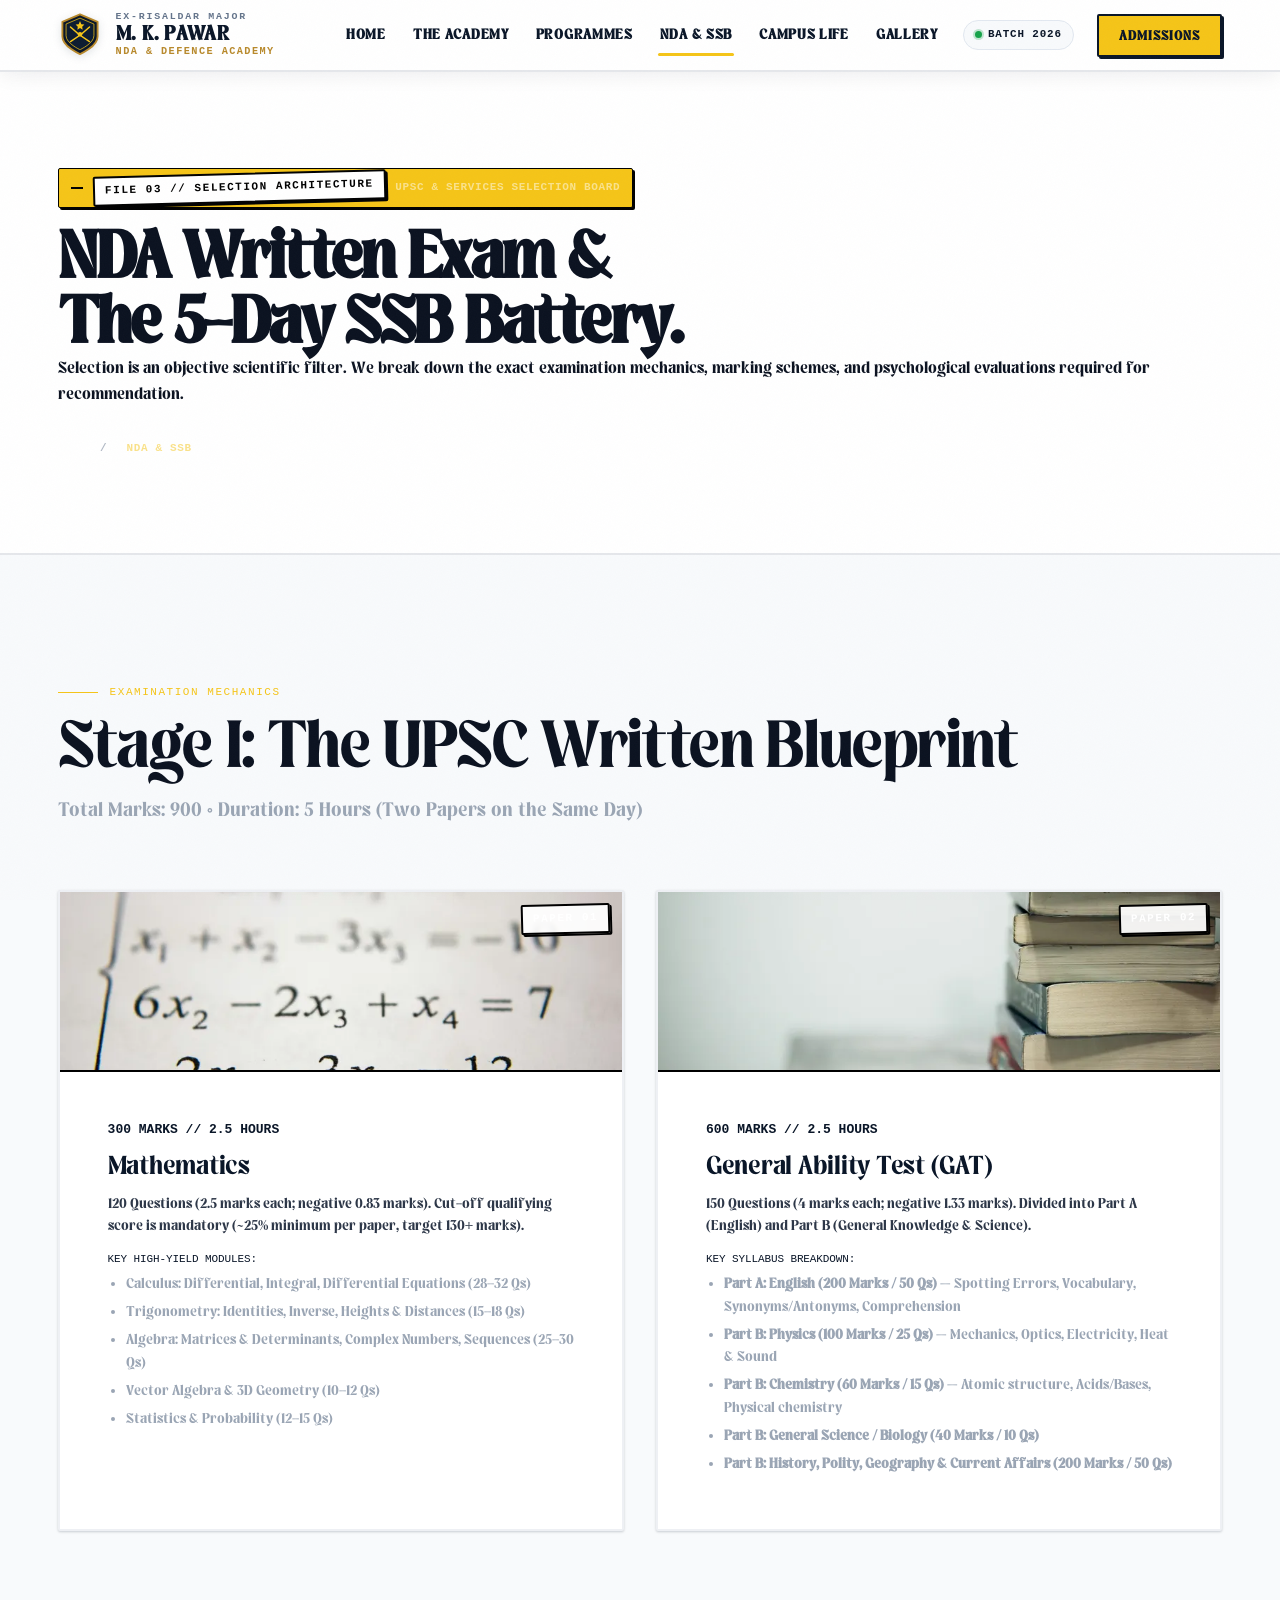
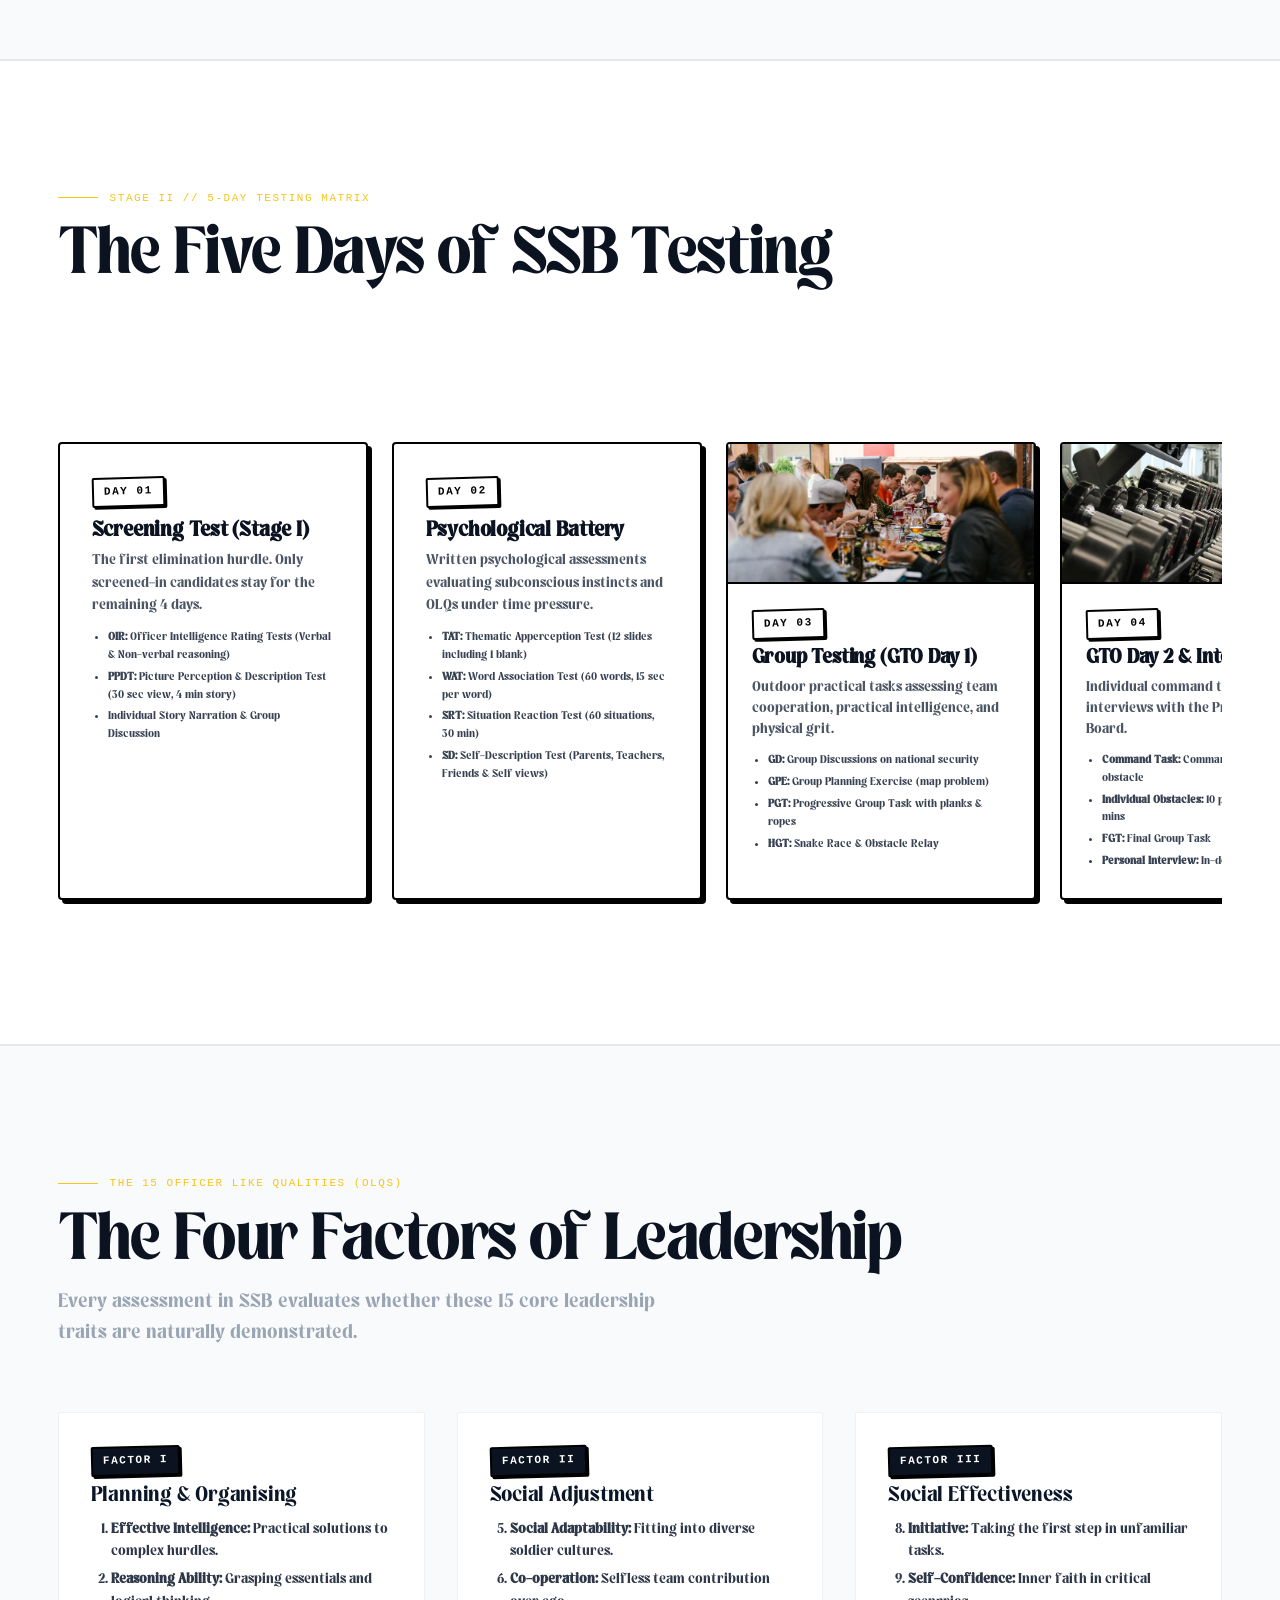
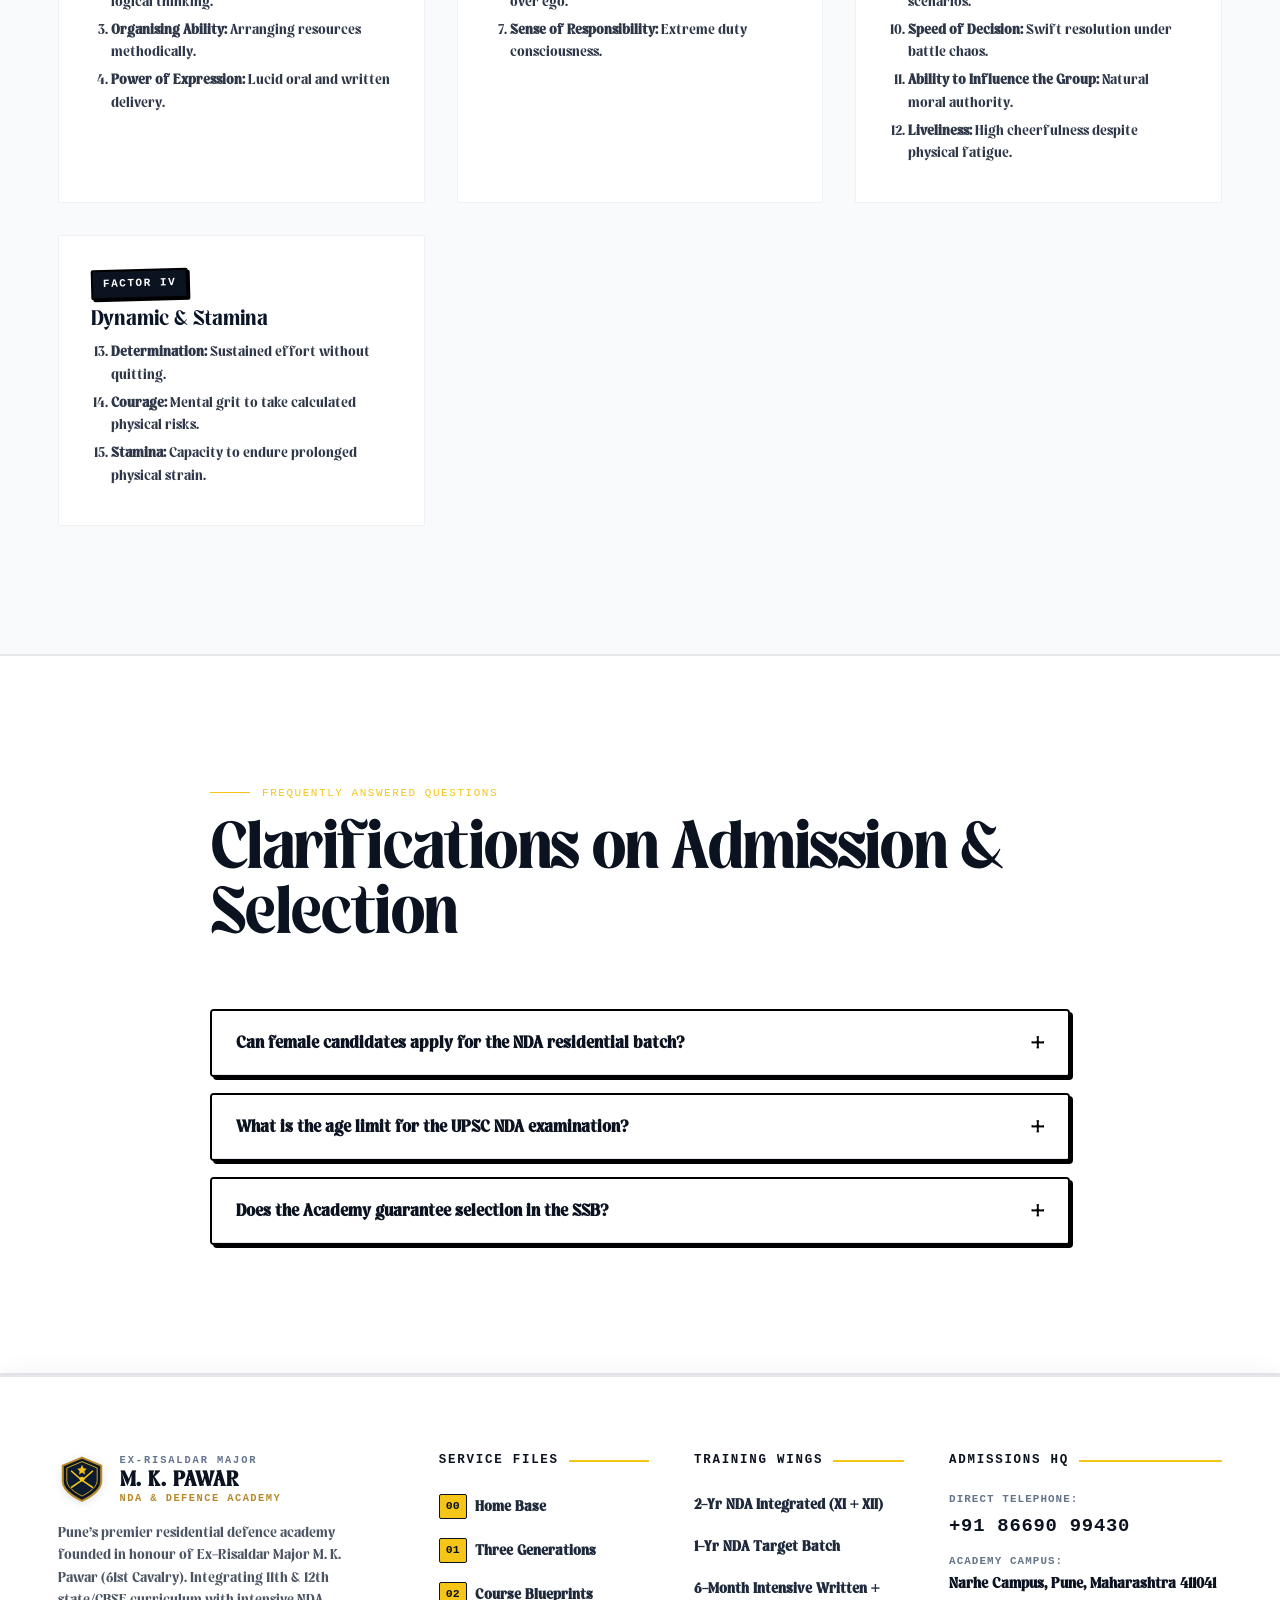
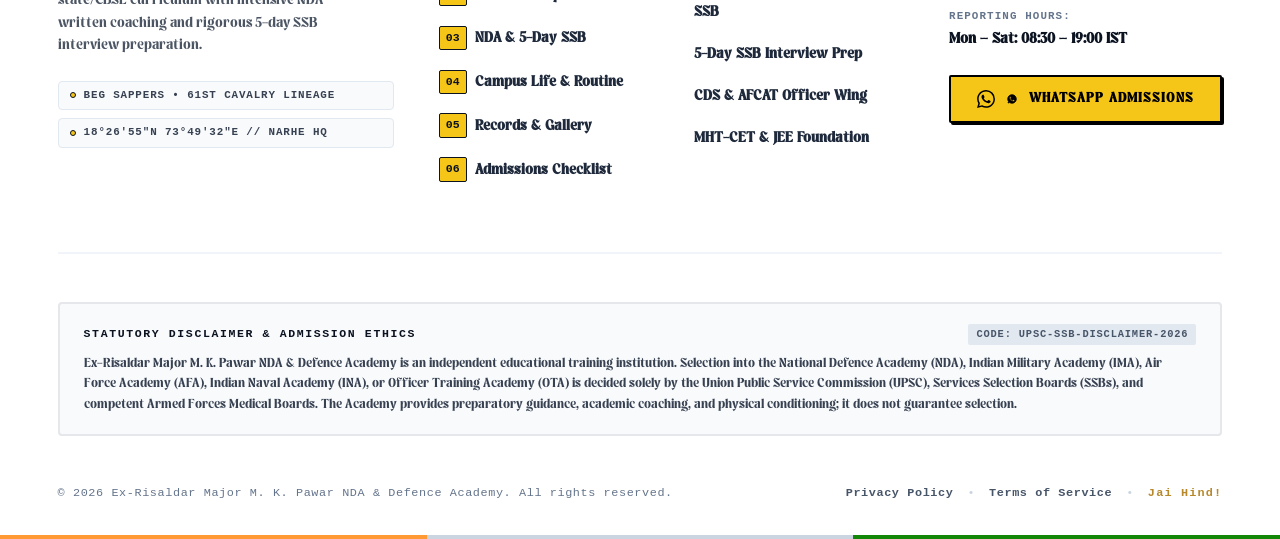
<file: nda-ssb.html>
<!DOCTYPE html>
<html lang="en" dir="ltr">
<head>
  <meta charset="UTF-8">
  <meta name="viewport" content="width=device-width, initial-scale=1.0">
  <meta name="theme-color" content="#0A1628">
  <title>NDA Written & 5-Day SSB Blueprint | Ex-Risaldar Major M. K. Pawar NDA Academy Pune</title>
  <meta name="description" content="Comprehensive guide to UPSC NDA Written examination structure, 5-Day SSB interview testing stages, and the 15 Officer Like Qualities (OLQs).">
  <link rel="canonical" href="https://mkpawarnda.com/nda-ssb.html">

  <link rel="preload" href="assets/fonts/Mileast.woff2" as="font" type="font/woff2" crossorigin>
  <link rel="preconnect" href="https://fonts.googleapis.com">
  <link rel="preconnect" href="https://fonts.gstatic.com" crossorigin>
  <link href="https://fonts.googleapis.com/css2?family=Noto+Serif+Devanagari:wght@400;600;700&display=swap" rel="stylesheet">

  <link rel="stylesheet" href="assets/css/tokens.css">
  <link rel="stylesheet" href="assets/css/fonts.css">
  <link rel="stylesheet" href="assets/css/base.css">
  <link rel="stylesheet" href="assets/css/components.css">
  <link rel="stylesheet" href="assets/css/pages.css">

  <script type="application/ld+json">
  {
    "@context": "https://schema.org",
    "@type": "Course",
    "name": "NDA Written & SSB Training Course",
    "provider": {
      "@type": "EducationalOrganization",
      "name": "Ex-Risaldar Major M. K. Pawar NDA & Defence Academy",
      "url": "https://mkpawarnda.com"
    },
    "description": "Integrated NDA written and SSB training curriculum."
  }
  </script>
</head>
<body>
  <a href="#main-content" class="skip-link">Skip to main content</a>
  <div id="progress-bar" class="header-progress-bar" role="progressbar" aria-label="Page progress"></div>

  <!-- Header -->
  <header class="site-header" role="banner">
    <div class="header-inner">
      <a href="index.html" class="header-brand" aria-label="M. K. Pawar NDA Academy — Return to home">
        <img src="assets/img/logo-crest.svg" width="44" height="48" alt="Regimental Crest" class="brand-crest" loading="eager">
        <div class="brand-text-group">
          <span class="brand-super">EX-RISALDAR MAJOR</span>
          <span class="brand-title">M. K. PAWAR</span>
          <span class="brand-badge">NDA &amp; DEFENCE ACADEMY</span>
        </div>
      </a>

      <nav class="nav-primary" aria-label="Primary navigation">
        <a href="index.html">Home</a>
        <a href="about.html">The Academy</a>
        <a href="courses.html">Programmes</a>
        <a href="nda-ssb.html" aria-current="page">NDA &amp; SSB</a>
        <a href="campus-training.html">Campus Life</a>
        <a href="achievements-gallery.html">Gallery</a>
        <div class="nav-chip-badge" title="Academic Session 2026-27">
          <span class="nav-pulse"></span>
          <span>BATCH 2026</span>
        </div>
        <a href="admissions-contact.html" class="nav-cta btn--nav-bold">Admissions</a>
      </nav>

      <button class="hamburger menu-toggle" id="hamburger" aria-controls="nav-modal" aria-expanded="false" aria-label="Toggle navigation menu">
        <span class="hamburger-line"></span>
        <span class="hamburger-line"></span>
        <span class="hamburger-line"></span>
      </button>
    </div>
  </header>

  <!-- Mobile Nav Modal -->
  <div class="nav-modal mobile-nav-modal" id="nav-modal" role="dialog" aria-modal="true" aria-hidden="true">
    <div style="padding: var(--s-2xl) var(--pad-x); display: flex; flex-direction: column; height: 100%; justify-content: space-between;">
      <div>
        <div style="display: flex; justify-content: space-between; align-items: center; margin-bottom: var(--s-3xl);">
          <div class="brand-name">
            <span class="brand-short" style="color: var(--white); font-size: 1.25rem;">M. K. Pawar Academy</span>
            <span class="brand-tagline" style="color: var(--yellow);">SERVICE DOSSIER 2026</span>
          </div>
          <button class="nav-modal-close menu-toggle" aria-label="Close menu" style="background: none; border: none; color: var(--yellow); font-size: 2rem; cursor: pointer;">&times;</button>
        </div>
        <ul class="nav-modal-list mobile-nav-links" style="list-style: none; padding: 0; margin: 0; display: flex; flex-direction: column; gap: var(--s-lg);">
          <li><a href="index.html" style="color: var(--white); font-family: var(--font-display); font-size: 1.75rem; text-decoration: none;">01 // Home</a></li>
          <li><a href="about.html" style="color: var(--white); font-family: var(--font-display); font-size: 1.75rem; text-decoration: none;">02 // The Academy</a></li>
          <li><a href="courses.html" style="color: var(--white); font-family: var(--font-display); font-size: 1.75rem; text-decoration: none;">03 // Programmes</a></li>
          <li><a href="nda-ssb.html" aria-current="page" style="color: var(--yellow); font-family: var(--font-display); font-size: 1.75rem; text-decoration: none;">04 // NDA & SSB</a></li>
          <li><a href="campus-training.html" style="color: var(--white); font-family: var(--font-display); font-size: 1.75rem; text-decoration: none;">05 // Campus Life</a></li>
          <li><a href="achievements-gallery.html" style="color: var(--white); font-family: var(--font-display); font-size: 1.75rem; text-decoration: none;">06 // Records & Gallery</a></li>
          <li><a href="admissions-contact.html" style="color: var(--white); font-family: var(--font-display); font-size: 1.75rem; text-decoration: none;">07 // Admissions</a></li>
        </ul>
      </div>
      <div style="border-top: 1px solid rgba(255,255,255,0.1); padding-top: var(--s-xl);">
        <a href="tel:8669099430" style="color: var(--white); font-family: var(--font-display); font-size: 1.3rem; text-decoration: none; display: block; margin-bottom: 12px;">+91 86690 99430</a>
        <a href="https://wa.me/918669099430" class="btn btn--whatsapp" target="_blank" rel="noopener noreferrer" style="width: 100%; justify-content: center;">Chat on WhatsApp</a>
      </div>
    </div>
  </div>

  <main id="main-content">
    
    <!-- Editorial Page Hero -->
    <section class="page-hero" aria-label="NDA and SSB Header">
      <div style="max-width: var(--max-w); margin: 0 auto;">
        <div class="page-hero-label">
          <span class="stamp stamp--outline">FILE 03 // SELECTION ARCHITECTURE</span>
          <span style="font-family: var(--font-mono); font-size: var(--text-micro); color: rgba(255,255,255,0.5); letter-spacing: var(--tc-wide);">UPSC & SERVICES SELECTION BOARD</span>
        </div>
        <h1 class="page-hero-title">NDA Written Exam &<br>The 5-Day SSB Battery.</h1>
        <p class="page-hero-subtitle">
          Selection is an objective scientific filter. We break down the exact examination mechanics, marking schemes, and psychological evaluations required for recommendation.
        </p>
        <div class="page-hero-breadcrumb">
          <a href="index.html" style="color: rgba(255,255,255,0.6); text-decoration: none;">Home</a>
          <span>/</span>
          <span style="color: var(--yellow);">NDA & SSB</span>
        </div>
      </div>
    </section>

    <!-- UPSC NDA Written Blueprint Section -->
    <section class="section--light" style="padding: var(--s-5xl) var(--pad-x);" aria-label="UPSC NDA Written Examination Structure">
      <div style="max-width: var(--max-w); margin: 0 auto;">
        <div class="section-header reveal">
          <p class="section-label">EXAMINATION MECHANICS</p>
          <h2 class="section-title">Stage I: The UPSC Written Blueprint</h2>
          <p class="section-subtitle">Total Marks: 900 • Duration: 5 Hours (Two Papers on the Same Day)</p>
        </div>

        <div style="display: grid; grid-template-columns: repeat(auto-fit, minmax(320px, 1fr)); gap: var(--s-xl); margin-top: var(--s-2xl);">
          
          <!-- Paper 1: Mathematics -->
          <div style="background: var(--white); border: 2px solid var(--light-grey); border-radius: var(--radius-sm); box-shadow: var(--shadow-sm); overflow: hidden;">
            <div style="height: 180px; overflow: hidden; position: relative; border-bottom: 2px solid #000000;">
              <img src="assets/img/nda-blackboard-math-800.webp" alt="NDA Mathematics concept blackboard derivations" loading="lazy" style="width: 100%; height: 100%; object-fit: cover; display: block;">
              <span class="stamp stamp--navy" style="position: absolute; top: 12px; right: 12px; background: rgba(255,255,255,0.92);">PAPER 01</span>
            </div>
            <div style="padding: var(--s-2xl);">
              <div style="display: flex; justify-content: space-between; align-items: center; margin-bottom: 12px;">
                <span style="font-family: var(--font-mono); font-size: var(--text-mono); color: var(--navy); font-weight: 700;">300 MARKS // 2.5 HOURS</span>
              </div>
              <h3 style="font-family: var(--font-display); font-size: 1.6rem; color: var(--navy); margin-bottom: 12px;">Mathematics</h3>
              <p style="font-size: var(--text-sm); color: var(--dark-grey); line-height: 1.6; margin-bottom: 16px;">
                120 Questions (2.5 marks each; negative 0.83 marks). Cut-off qualifying score is mandatory (~25% minimum per paper, target 130+ marks).
              </p>
              <h4 style="font-family: var(--font-mono); font-size: var(--text-micro); color: var(--navy); text-transform: uppercase; margin-bottom: 8px;">Key High-Yield Modules:</h4>
              <ul style="font-size: var(--text-sm); color: var(--mid-grey); line-height: 1.6; padding-left: 18px;">
                <li>Calculus: Differential, Integral, Differential Equations (28–32 Qs)</li>
                <li>Trigonometry: Identities, Inverse, Heights & Distances (15–18 Qs)</li>
                <li>Algebra: Matrices & Determinants, Complex Numbers, Sequences (25–30 Qs)</li>
                <li>Vector Algebra & 3D Geometry (10–12 Qs)</li>
                <li>Statistics & Probability (12–15 Qs)</li>
              </ul>
            </div>
          </div>

          <!-- Paper 2: General Ability Test -->
          <div style="background: var(--white); border: 2px solid var(--light-grey); border-radius: var(--radius-sm); box-shadow: var(--shadow-sm); overflow: hidden;">
            <div style="height: 180px; overflow: hidden; position: relative; border-bottom: 2px solid #000000;">
              <img src="assets/img/study-desk-800.webp" alt="General Ability Test revision and UPSC defence study" loading="lazy" style="width: 100%; height: 100%; object-fit: cover; display: block;">
              <span class="stamp stamp--navy" style="position: absolute; top: 12px; right: 12px; background: rgba(255,255,255,0.92);">PAPER 02</span>
            </div>
            <div style="padding: var(--s-2xl);">
              <div style="display: flex; justify-content: space-between; align-items: center; margin-bottom: 12px;">
                <span style="font-family: var(--font-mono); font-size: var(--text-mono); color: var(--navy); font-weight: 700;">600 MARKS // 2.5 HOURS</span>
              </div>
              <h3 style="font-family: var(--font-display); font-size: 1.6rem; color: var(--navy); margin-bottom: 12px;">General Ability Test (GAT)</h3>
            <p style="font-size: var(--text-sm); color: var(--dark-grey); line-height: 1.6; margin-bottom: 16px;">
              150 Questions (4 marks each; negative 1.33 marks). Divided into Part A (English) and Part B (General Knowledge & Science).
            </p>
            <h4 style="font-family: var(--font-mono); font-size: var(--text-micro); color: var(--navy); text-transform: uppercase; margin-bottom: 8px;">Key Syllabus Breakdown:</h4>
            <ul style="font-size: var(--text-sm); color: var(--mid-grey); line-height: 1.6; padding-left: 18px;">
              <li><strong>Part A: English (200 Marks / 50 Qs)</strong> — Spotting Errors, Vocabulary, Synonyms/Antonyms, Comprehension</li>
              <li><strong>Part B: Physics (100 Marks / 25 Qs)</strong> — Mechanics, Optics, Electricity, Heat & Sound</li>
              <li><strong>Part B: Chemistry (60 Marks / 15 Qs)</strong> — Atomic structure, Acids/Bases, Physical chemistry</li>
              <li><strong>Part B: General Science / Biology (40 Marks / 10 Qs)</strong></li>
              <li><strong>Part B: History, Polity, Geography & Current Affairs (200 Marks / 50 Qs)</strong></li>
            </ul>
          </div>

        </div>
      </div>
    </section>

    <!-- The 5-Day SSB Testing Day-by-Day Strip -->
    <section class="section--dark" style="padding: var(--s-5xl) var(--pad-x);" aria-label="5-Day SSB Testing Schedule">
      <div style="max-width: var(--max-w); margin: 0 auto;">
        <div class="section-header reveal">
          <p class="section-label">STAGE II // 5-DAY TESTING MATRIX</p>
          <h2 class="section-title">The Five Days of SSB Testing</h2>
          <p class="section-subtitle">Conducted at Services Selection Boards across India (Allahabad, Bhopal, Bangalore, Kapurthala, Gandhinagar, Dehradun).</p>
        </div>

        <div style="display: flex; gap: var(--s-lg); overflow-x: auto; padding: var(--s-md) 0; scroll-snap-type: x mandatory; -webkit-overflow-scrolling: touch;">
          
          <!-- Day 1 -->
          <div style="min-width: 290px; width: 310px; background: #FFFFFF; border: 2px solid #000000; box-shadow: 4px 4px 0px #000000; border-radius: 4px; padding: var(--s-xl); scroll-snap-align: start; flex-shrink: 0;">
            <span class="stamp stamp--outline" style="margin-bottom: 12px;">DAY 01</span>
            <h3 style="font-family: var(--font-display); font-size: 1.3rem; color: #0B1220; margin-bottom: 8px; font-weight: 800;">Screening Test (Stage I)</h3>
            <p style="font-size: var(--text-sm); color: #4B5563; line-height: 1.6; margin-bottom: 12px;">
              The first elimination hurdle. Only screened-in candidates stay for the remaining 4 days.
            </p>
            <ul style="font-size: var(--text-micro); color: #374151; padding-left: 16px; line-height: 1.6;">
              <li><strong>OIR:</strong> Officer Intelligence Rating Tests (Verbal & Non-verbal reasoning)</li>
              <li><strong>PPDT:</strong> Picture Perception & Description Test (30 sec view, 4 min story)</li>
              <li>Individual Story Narration & Group Discussion</li>
            </ul>
          </div>

          <!-- Day 2 -->
          <div style="min-width: 290px; width: 310px; background: #FFFFFF; border: 2px solid #000000; box-shadow: 4px 4px 0px #000000; border-radius: 4px; padding: var(--s-xl); scroll-snap-align: start; flex-shrink: 0;">
            <span class="stamp stamp--outline" style="margin-bottom: 12px;">DAY 02</span>
            <h3 style="font-family: var(--font-display); font-size: 1.3rem; color: #0B1220; margin-bottom: 8px; font-weight: 800;">Psychological Battery</h3>
            <p style="font-size: var(--text-sm); color: #4B5563; line-height: 1.6; margin-bottom: 12px;">
              Written psychological assessments evaluating subconscious instincts and OLQs under time pressure.
            </p>
            <ul style="font-size: var(--text-micro); color: #374151; padding-left: 16px; line-height: 1.6;">
              <li><strong>TAT:</strong> Thematic Apperception Test (12 slides including 1 blank)</li>
              <li><strong>WAT:</strong> Word Association Test (60 words, 15 sec per word)</li>
              <li><strong>SRT:</strong> Situation Reaction Test (60 situations, 30 min)</li>
              <li><strong>SD:</strong> Self-Description Test (Parents, Teachers, Friends & Self views)</li>
            </ul>
          </div>

          <!-- Day 3 -->
          <div style="min-width: 290px; width: 310px; background: #FFFFFF; border: 2px solid #000000; box-shadow: 4px 4px 0px #000000; border-radius: 4px; overflow: hidden; scroll-snap-align: start; flex-shrink: 0;">
            <div style="height: 140px; overflow: hidden; border-bottom: 2px solid #000000;">
              <img src="assets/img/teamwork-ssb-task-800.webp" alt="SSB outdoor group task execution" loading="lazy" style="width: 100%; height: 100%; object-fit: cover; display: block;">
            </div>
            <div style="padding: var(--s-lg);">
              <span class="stamp stamp--outline" style="margin-bottom: 8px;">DAY 03</span>
              <h3 style="font-family: var(--font-display); font-size: 1.25rem; color: #0B1220; margin-bottom: 8px; font-weight: 800;">Group Testing (GTO Day 1)</h3>
              <p style="font-size: var(--text-sm); color: #4B5563; line-height: 1.5; margin-bottom: 12px;">
                Outdoor practical tasks assessing team cooperation, practical intelligence, and physical grit.
              </p>
              <ul style="font-size: var(--text-micro); color: #374151; padding-left: 16px; line-height: 1.5;">
                <li><strong>GD:</strong> Group Discussions on national security</li>
                <li><strong>GPE:</strong> Group Planning Exercise (map problem)</li>
                <li><strong>PGT:</strong> Progressive Group Task with planks & ropes</li>
                <li><strong>HGT:</strong> Snake Race & Obstacle Relay</li>
              </ul>
            </div>
          </div>

          <!-- Day 4 -->
          <div style="min-width: 290px; width: 310px; background: #FFFFFF; border: 2px solid #000000; box-shadow: 4px 4px 0px #000000; border-radius: 4px; overflow: hidden; scroll-snap-align: start; flex-shrink: 0;">
            <div style="height: 140px; overflow: hidden; border-bottom: 2px solid #000000;">
              <img src="assets/img/obstacle-course-gto-800.webp" alt="GTO obstacle course and command task" loading="lazy" style="width: 100%; height: 100%; object-fit: cover; display: block;">
            </div>
            <div style="padding: var(--s-lg);">
              <span class="stamp stamp--outline" style="margin-bottom: 8px;">DAY 04</span>
              <h3 style="font-family: var(--font-display); font-size: 1.25rem; color: #0B1220; margin-bottom: 8px; font-weight: 800;">GTO Day 2 & Interviews</h3>
              <p style="font-size: var(--text-sm); color: #4B5563; line-height: 1.5; margin-bottom: 12px;">
                Individual command tests and personal interviews with the President of the Board.
              </p>
              <ul style="font-size: var(--text-micro); color: #374151; padding-left: 16px; line-height: 1.5;">
                <li><strong>Command Task:</strong> Command subordinates over obstacle</li>
                <li><strong>Individual Obstacles:</strong> 10 physical obstacles in 3 mins</li>
                <li><strong>FGT:</strong> Final Group Task</li>
                <li><strong>Personal Interview:</strong> In-depth PIQ interrogation</li>
              </ul>
            </div>
          </div>

          <!-- Day 5 -->
          <div style="min-width: 290px; width: 310px; background: #FFFFFF; border: 2px solid #000000; box-shadow: 4px 4px 0px #000000; border-radius: 4px; padding: var(--s-xl); scroll-snap-align: start; flex-shrink: 0;">
            <span class="stamp stamp--outline" style="margin-bottom: 12px;">DAY 05</span>
            <h3 style="font-family: var(--font-display); font-size: 1.3rem; color: #0B1220; margin-bottom: 8px; font-weight: 800;">Board Conference & Results</h3>
            <p style="font-size: var(--text-sm); color: #4B5563; line-height: 1.6; margin-bottom: 12px;">
              All assessors (Psychologist, GTO, Interviewing Officer) convene in full uniform to finalize recommendations.
            </p>
            <ul style="font-size: var(--text-micro); color: #374151; padding-left: 16px; line-height: 1.6;">
              <li>Candidate appears before the entire board for brief confirmation questions</li>
              <li>Final compilation of scores across all 3 testing techniques</li>
              <li>Announcement of Recommended Candidates</li>
              <li>Recommended candidates proceed to Military Medical Board</li>
            </ul>
          </div>

        </div>
      </div>
    </section>

    <!-- The 15 Officer Like Qualities (OLQ) Interactive Grid -->
    <section class="section--light" style="padding: var(--s-5xl) var(--pad-x);" aria-label="15 Officer Like Qualities">
      <div style="max-width: var(--max-w); margin: 0 auto;">
        <div class="section-header reveal">
          <p class="section-label">THE 15 OFFICER LIKE QUALITIES (OLQs)</p>
          <h2 class="section-title">The Four Factors of Leadership</h2>
          <p class="section-subtitle">Every assessment in SSB evaluates whether these 15 core leadership traits are naturally demonstrated.</p>
        </div>

        <div style="display: grid; grid-template-columns: repeat(auto-fit, minmax(280px, 1fr)); gap: var(--s-xl); margin-top: var(--s-2xl);">
          
          <!-- Factor I -->
          <div style="background: var(--white); border: 1px solid var(--light-grey); padding: var(--s-xl); border-radius: var(--radius-sm);">
            <span class="stamp stamp--navy" style="margin-bottom: 8px;">FACTOR I</span>
            <h3 style="font-family: var(--font-display); font-size: 1.3rem; color: var(--navy); margin-bottom: 12px;">Planning & Organising</h3>
            <ol style="font-size: var(--text-sm); color: var(--dark-grey); line-height: 1.8; padding-left: 20px;">
              <li><strong>Effective Intelligence:</strong> Practical solutions to complex hurdles.</li>
              <li><strong>Reasoning Ability:</strong> Grasping essentials and logical thinking.</li>
              <li><strong>Organising Ability:</strong> Arranging resources methodically.</li>
              <li><strong>Power of Expression:</strong> Lucid oral and written delivery.</li>
            </ol>
          </div>

          <!-- Factor II -->
          <div style="background: var(--white); border: 1px solid var(--light-grey); padding: var(--s-xl); border-radius: var(--radius-sm);">
            <span class="stamp stamp--navy" style="margin-bottom: 8px;">FACTOR II</span>
            <h3 style="font-family: var(--font-display); font-size: 1.3rem; color: var(--navy); margin-bottom: 12px;">Social Adjustment</h3>
            <ol start="5" style="font-size: var(--text-sm); color: var(--dark-grey); line-height: 1.8; padding-left: 20px;">
              <li><strong>Social Adaptability:</strong> Fitting into diverse soldier cultures.</li>
              <li><strong>Co-operation:</strong> Selfless team contribution over ego.</li>
              <li><strong>Sense of Responsibility:</strong> Extreme duty consciousness.</li>
            </ol>
          </div>

          <!-- Factor III -->
          <div style="background: var(--white); border: 1px solid var(--light-grey); padding: var(--s-xl); border-radius: var(--radius-sm);">
            <span class="stamp stamp--navy" style="margin-bottom: 8px;">FACTOR III</span>
            <h3 style="font-family: var(--font-display); font-size: 1.3rem; color: var(--navy); margin-bottom: 12px;">Social Effectiveness</h3>
            <ol start="8" style="font-size: var(--text-sm); color: var(--dark-grey); line-height: 1.8; padding-left: 20px;">
              <li><strong>Initiative:</strong> Taking the first step in unfamiliar tasks.</li>
              <li><strong>Self-Confidence:</strong> Inner faith in critical scenarios.</li>
              <li><strong>Speed of Decision:</strong> Swift resolution under battle chaos.</li>
              <li><strong>Ability to Influence the Group:</strong> Natural moral authority.</li>
              <li><strong>Liveliness:</strong> High cheerfulness despite physical fatigue.</li>
            </ol>
          </div>

          <!-- Factor IV -->
          <div style="background: var(--white); border: 1px solid var(--light-grey); padding: var(--s-xl); border-radius: var(--radius-sm);">
            <span class="stamp stamp--navy" style="margin-bottom: 8px;">FACTOR IV</span>
            <h3 style="font-family: var(--font-display); font-size: 1.3rem; color: var(--navy); margin-bottom: 12px;">Dynamic & Stamina</h3>
            <ol start="13" style="font-size: var(--text-sm); color: var(--dark-grey); line-height: 1.8; padding-left: 20px;">
              <li><strong>Determination:</strong> Sustained effort without quitting.</li>
              <li><strong>Courage:</strong> Mental grit to take calculated physical risks.</li>
              <li><strong>Stamina:</strong> Capacity to endure prolonged physical strain.</li>
            </ol>
          </div>

        </div>
      </div>
    </section>

    <!-- FAQ Accordion Section -->
    <section class="section--dark" style="padding: var(--s-5xl) var(--pad-x);" aria-label="Frequently Asked Questions on NDA and SSB">
      <div style="max-width: 860px; margin: 0 auto;">
        <div class="section-header reveal">
          <p class="section-label">FREQUENTLY ANSWERED QUESTIONS</p>
          <h2 class="section-title">Clarifications on Admission & Selection</h2>
        </div>

        <div style="margin-top: var(--s-2xl); display: flex; flex-direction: column; gap: var(--s-md);">
          
          <div style="border: 2px solid #000000; box-shadow: 3px 3px 0px #000000; border-radius: 4px; overflow: hidden; background: #FFFFFF;">
            <button class="faq-trigger" aria-expanded="false" aria-controls="faq-ans-1" style="width: 100%; display: flex; justify-content: space-between; align-items: center; padding: 18px 24px; background: #FFFFFF; border: none; color: #0B1220; font-family: var(--font-sans); font-size: 1.05rem; font-weight: 800; cursor: pointer; text-align: left;">
              <span>Can female candidates apply for the NDA residential batch?</span>
              <span style="color: #000000; font-size: 1.4rem; font-weight: 900;">+</span>
            </button>
            <div id="faq-ans-1" class="faq-body" style="padding: 0 24px; max-height: 0; overflow: hidden; background: #F8FAFC; border-top: 1.5px solid #E2E8F0; transition: all 0.3s ease;">
              <p style="padding: 18px 0; font-size: var(--text-sm); color: #374151; line-height: 1.6; margin: 0;">
                Yes. Following Supreme Court and Ministry of Defence orders, female cadets are fully eligible for the UPSC NDA examination and are welcomed into our dedicated residential training programs with segregated quarters and mentoring.
              </p>
            </div>
          </div>

          <div style="border: 2px solid #000000; box-shadow: 3px 3px 0px #000000; border-radius: 4px; overflow: hidden; background: #FFFFFF;">
            <button class="faq-trigger" aria-expanded="false" aria-controls="faq-ans-2" style="width: 100%; display: flex; justify-content: space-between; align-items: center; padding: 18px 24px; background: #FFFFFF; border: none; color: #0B1220; font-family: var(--font-sans); font-size: 1.05rem; font-weight: 800; cursor: pointer; text-align: left;">
              <span>What is the age limit for the UPSC NDA examination?</span>
              <span style="color: #000000; font-size: 1.4rem; font-weight: 900;">+</span>
            </button>
            <div id="faq-ans-2" class="faq-body" style="padding: 0 24px; max-height: 0; overflow: hidden; background: #F8FAFC; border-top: 1.5px solid #E2E8F0; transition: all 0.3s ease;">
              <p style="padding: 18px 0; font-size: var(--text-sm); color: #374151; line-height: 1.6; margin: 0;">
                Candidates must be between 16.5 and 19.5 years of age on the day the course commences at the National Defence Academy, Khadakwasla. Typically, students appear for NDA 1 and NDA 2 during Class 12 or immediately after passing 12th.
              </p>
            </div>
          </div>

          <div style="border: 2px solid #000000; box-shadow: 3px 3px 0px #000000; border-radius: 4px; overflow: hidden; background: #FFFFFF;">
            <button class="faq-trigger" aria-expanded="false" aria-controls="faq-ans-3" style="width: 100%; display: flex; justify-content: space-between; align-items: center; padding: 18px 24px; background: #FFFFFF; border: none; color: #0B1220; font-family: var(--font-sans); font-size: 1.05rem; font-weight: 800; cursor: pointer; text-align: left;">
              <span>Does the Academy guarantee selection in the SSB?</span>
              <span style="color: #000000; font-size: 1.4rem; font-weight: 900;">+</span>
            </button>
            <div id="faq-ans-3" class="faq-body" style="padding: 0 24px; max-height: 0; overflow: hidden; background: #F8FAFC; border-top: 1.5px solid #E2E8F0; transition: all 0.3s ease;">
              <p style="padding: 18px 0; font-size: var(--text-sm); color: #374151; line-height: 1.6; margin: 0;">
                <strong>Absolutely not.</strong> Any academy claiming guaranteed selection is unethical and false. Selection into the Armed Forces is decided solely by the Union Public Service Commission, Services Selection Boards, and Armed Forces Medical Boards. We provide world-class preparatory coaching, physical conditioning, and personality refinement.
              </p>
            </div>
          </div>

        </div>
      </div>
    </section>

  </main>

  <!-- Footer -->
  <footer class="site-footer" role="contentinfo">
    <div class="footer-container">
      
      <!-- Main 4-Column Grid: Balanced & Structured Alignment -->
      <div class="footer-grid">
        
        <!-- Col 1: Institute Identification & Regimental Lineage -->
        <div class="footer-col footer-col--brand">
          <div class="footer-brand-lockup">
            <img src="assets/img/logo-crest.svg" width="48" height="52" alt="Regimental Shield" class="footer-crest-img" loading="lazy">
            <div class="footer-brand-titles">
              <span class="footer-rank">EX-RISALDAR MAJOR</span>
              <span class="footer-title">M. K. PAWAR</span>
              <span class="footer-motto">NDA &amp; DEFENCE ACADEMY</span>
            </div>
          </div>
          <p class="footer-description">
            Pune’s premier residential defence academy founded in honour of Ex-Risaldar Major M. K. Pawar (61st Cavalry). Integrating 11th &amp; 12th state/CBSE curriculum with intensive NDA written coaching and rigorous 5-day SSB interview preparation.
          </p>
          <div class="footer-badges-list">
            <div class="footer-badge-pill">
              <span class="badge-dot"></span>
              <span>BEG SAPPERS • 61ST CAVALRY LINEAGE</span>
            </div>
            <div class="footer-badge-pill">
              <span class="badge-dot"></span>
              <span>18°26'55"N 73°49'32"E // NARHE HQ</span>
            </div>
          </div>
        </div>

        <!-- Col 2: Service Files / Site Navigation -->
        <div class="footer-col">
          <h3 class="footer-heading">Service Files</h3>
          <ul class="footer-menu">
            <li><a href="index.html"><span class="footer-file-num">00</span> Home Base</a></li>
            <li><a href="about.html"><span class="footer-file-num">01</span> Three Generations</a></li>
            <li><a href="courses.html"><span class="footer-file-num">02</span> Course Blueprints</a></li>
            <li><a href="nda-ssb.html"><span class="footer-file-num">03</span> NDA &amp; 5-Day SSB</a></li>
            <li><a href="campus-training.html"><span class="footer-file-num">04</span> Campus Life &amp; Routine</a></li>
            <li><a href="achievements-gallery.html"><span class="footer-file-num">05</span> Records &amp; Gallery</a></li>
            <li><a href="admissions-contact.html"><span class="footer-file-num">06</span> Admissions Checklist</a></li>
          </ul>
        </div>

        <!-- Col 3: Integrated Programmes -->
        <div class="footer-col">
          <h3 class="footer-heading">Training Wings</h3>
          <ul class="footer-menu">
            <li><a href="courses.html#nda-integrated">2-Yr NDA Integrated (XI + XII)</a></li>
            <li><a href="courses.html#nda-target">1-Yr NDA Target Batch</a></li>
            <li><a href="courses.html#nda-crash">6-Month Intensive Written + SSB</a></li>
            <li><a href="courses.html#ssb-interview">5-Day SSB Interview Prep</a></li>
            <li><a href="courses.html#cds-afcat">CDS &amp; AFCAT Officer Wing</a></li>
            <li><a href="courses.html#foundation-academic">MHT-CET &amp; JEE Foundation</a></li>
          </ul>
        </div>

        <!-- Col 4: Admissions Headquarters & Contact -->
        <div class="footer-col footer-col--contact">
          <h3 class="footer-heading">Admissions HQ</h3>
          <div class="footer-contact-details">
            <div class="footer-contact-row">
              <span class="contact-tag">Direct Telephone:</span>
              <a href="tel:8669099430" class="contact-link contact-phone">+91 86690 99430</a>
            </div>
            <div class="footer-contact-row">
              <span class="contact-tag">Academy Campus:</span>
              <span class="contact-text">Narhe Campus, Pune, Maharashtra 411041</span>
            </div>
            <div class="footer-contact-row">
              <span class="contact-tag">Reporting Hours:</span>
              <span class="contact-text">Mon – Sat: 08:30 – 19:00 IST</span>
            </div>
          </div>
          <div class="footer-action-area">
            <a href="https://wa.me/918669099430?text=Jai%20Hind%20Sir%2C%20I%20would%20like%20to%20enquire%20about%20admission." target="_blank" rel="noopener noreferrer" class="btn btn--whatsapp footer-whatsapp-btn" aria-label="Chat on WhatsApp">
              <svg viewBox="0 0 24 24" width="18" height="18" fill="currentColor" aria-hidden="true">
                <path d="M12.031 6.172c-3.181 0-5.767 2.586-5.768 5.766-.001 1.298.38 2.27 1.019 3.287l-.582 2.128 2.182-.573c.978.58 1.911.928 3.145.929 3.178 0 5.767-2.587 5.768-5.766.001-3.187-2.575-5.77-5.764-5.771zm3.392 8.244c-.144.405-.837.774-1.17.824-.299.045-.677.063-1.092-.069-.252-.08-.575-.187-.988-.365-1.739-.751-2.874-2.502-2.961-2.617-.087-.116-.708-.94-.708-1.793s.448-1.273.607-1.446c.159-.173.346-.217.462-.217l.332.006c.106.005.249-.04.39.299.144.347.491 1.2.534 1.288.043.088.072.19.014.305-.058.115-.087.187-.173.289l-.26.309c-.087.088-.178.183-.077.357.101.174.449.741.964 1.201.662.591 1.221.774 1.394.861.174.086.275.073.376-.044.101-.116.433-.506.549-.68.116-.173.231-.144.39-.086s1.011.477 1.184.564.289.13.332.202c.043.073.043.419-.101.824z"/>
              </svg>
              <span>WhatsApp Admissions</span>
            </a>
          </div>
        </div>

      </div>

      <!-- Statutory Disclaimer Card with Military Precision -->
      <div class="footer-ethics-card">
        <div class="ethics-card-header">
          <span class="ethics-stamp">STATUTORY DISCLAIMER &amp; ADMISSION ETHICS</span>
          <span class="ethics-ref">CODE: UPSC-SSB-DISCLAIMER-2026</span>
        </div>
        <p class="ethics-card-body">
          Ex-Risaldar Major M. K. Pawar NDA &amp; Defence Academy is an independent educational training institution. Selection into the National Defence Academy (NDA), Indian Military Academy (IMA), Air Force Academy (AFA), Indian Naval Academy (INA), or Officer Training Academy (OTA) is decided solely by the Union Public Service Commission (UPSC), Services Selection Boards (SSBs), and competent Armed Forces Medical Boards. The Academy provides preparatory guidance, academic coaching, and physical conditioning; it does not guarantee selection.
        </p>
      </div>

      <!-- Bottom Bar: Alignment & Legal -->
      <div class="footer-bottom-row">
        <div class="footer-copyright">
          &copy; 2026 Ex-Risaldar Major M. K. Pawar NDA &amp; Defence Academy. All rights reserved.
        </div>
        <div class="footer-legal-nav">
          <a href="privacy-policy.html">Privacy Policy</a>
          <span class="footer-nav-bullet" aria-hidden="true">•</span>
          <a href="terms.html">Terms of Service</a>
          <span class="footer-nav-bullet" aria-hidden="true">•</span>
          <span class="footer-jai-hind">Jai Hind!</span>
        </div>
      </div>

    </div>

    <!-- Pinned 3-Segment Tricolor Hairline at Absolute Bottom -->
    <div class="footer-tricolor" aria-hidden="true">
      <span class="footer-tricolor-seg"></span>
      <span class="footer-tricolor-seg"></span>
      <span class="footer-tricolor-seg"></span>
    </div>
  </footer>

  <!-- Mobile Bottom Action Bar -->
  <aside class="bottom-bar" aria-label="Mobile Quick Action Bar">
    <a href="tel:8669099430" class="bottom-bar-item" aria-label="Call Admissions">
      <svg class="bottom-bar-icon" viewBox="0 0 24 24" fill="none" stroke="currentColor" stroke-width="2" stroke-linecap="round" stroke-linejoin="round"><path d="M22 16.92v3a2 2 0 0 1-2.18 2 19.79 19.79 0 0 1-8.63-3.07 19.5 19.5 0 0 1-6-6 19.79 19.79 0 0 1-3.07-8.67A2 2 0 0 1 4.11 2h3a2 2 0 0 1 2 1.72 12.84 12.84 0 0 0 .7 2.81 2 2 0 0 1-.45 2.11L8.09 9.91a16 16 0 0 0 6 6l1.27-1.27a2 2 0 0 1 2.11-.45 12.84 12.84 0 0 0 2.81.7A2 2 0 0 1 22 16.92z"></path></svg>
      <span>Call</span>
    </a>
    <a href="admissions-contact.html" class="bottom-bar-cta" aria-label="Admissions Enrolment"><span>Enrol</span></a>
    <a href="https://wa.me/918669099430" target="_blank" rel="noopener noreferrer" class="bottom-bar-item" aria-label="WhatsApp Hotline">
      <svg class="bottom-bar-icon" viewBox="0 0 24 24" fill="currentColor"><path d="M12.031 6.172c-3.181 0-5.767 2.586-5.768 5.766-.001 1.298.38 2.27 1.019 3.287l-.582 2.128 2.182-.573c.978.58 1.911.928 3.145.929 3.178 0 5.767-2.587 5.768-5.766.001-3.187-2.575-5.77-5.764-5.771zm3.392 8.244c-.144.405-.837.774-1.17.824-.299.045-.677.063-1.092-.069-.252-.08-.575-.187-.988-.365-1.739-.751-2.874-2.502-2.961-2.617-.087-.116-.708-.94-.708-1.793s.448-1.273.607-1.446c.159-.173.346-.217.462-.217l.332.006c.106.005.249-.04.39.299.144.347.491 1.2.534 1.288.043.088.072.19.014.305-.058.115-.087.187-.173.289l-.26.309c-.087.088-.178.183-.077.357.101.174.449.741.964 1.201.662.591 1.221.774 1.394.861.174.086.275.073.376-.044.101-.116.433-.506.549-.68.116-.173.231-.144.39-.086s1.011.477 1.184.564.289.13.332.202c.043.073.043.419-.101.824z"/></svg>
      <span>WhatsApp</span>
    </a>
  </aside>

  <script type="module" src="assets/js/main.js"></script>
</body>
</html>
</file>
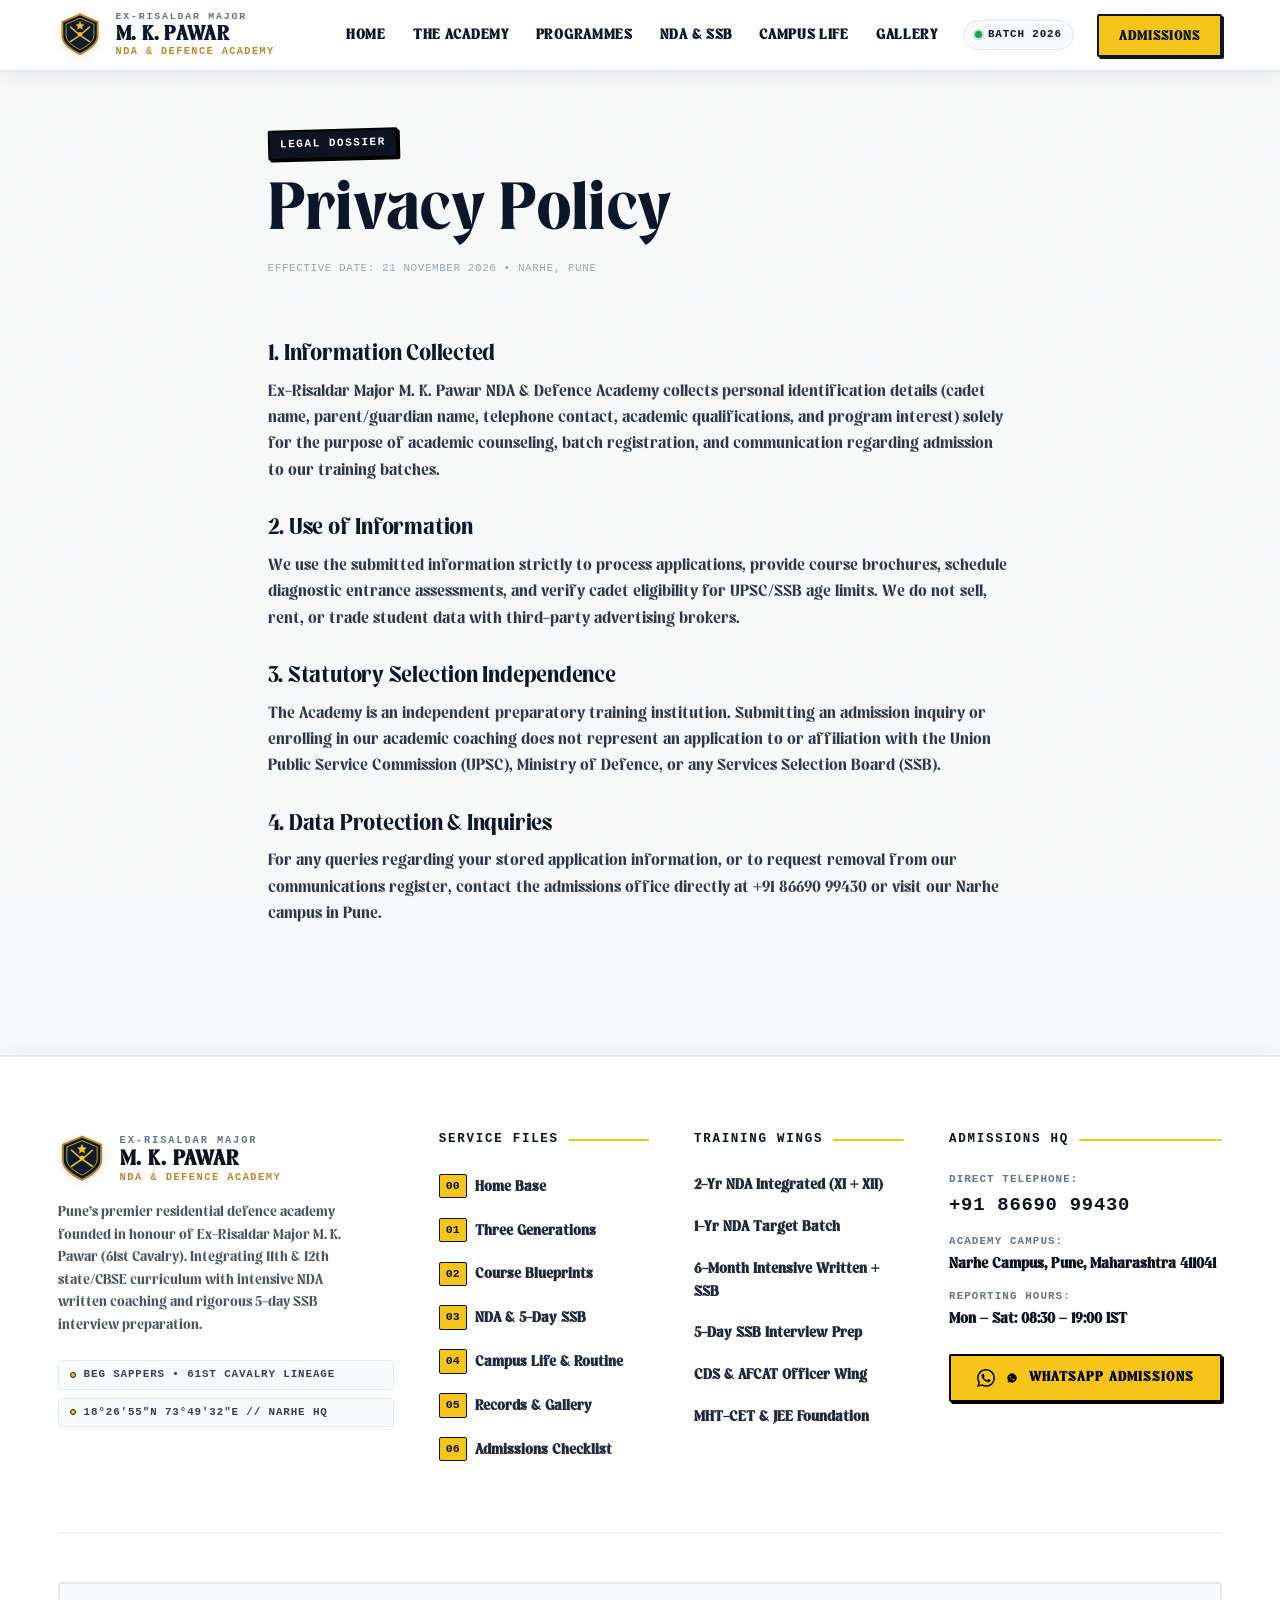
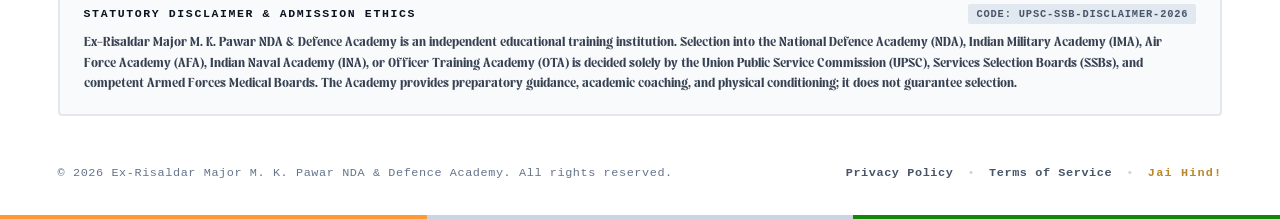
<file: privacy-policy.html>
<!DOCTYPE html>
<html lang="en" dir="ltr">
<head>
  <meta charset="UTF-8">
  <meta name="viewport" content="width=device-width, initial-scale=1.0">
  <meta name="theme-color" content="#0A1628">
  <title>Privacy Policy | Ex-Risaldar Major M. K. Pawar NDA Academy Pune</title>
  <meta name="description" content="Privacy Policy for Ex-Risaldar Major M. K. Pawar NDA & Defence Academy, Pune.">
  <link rel="canonical" href="https://mkpawarnda.com/privacy-policy.html">

  <link rel="preload" href="assets/fonts/Mileast.woff2" as="font" type="font/woff2" crossorigin>
  <link rel="stylesheet" href="assets/css/tokens.css">
  <link rel="stylesheet" href="assets/css/fonts.css">
  <link rel="stylesheet" href="assets/css/base.css">
  <link rel="stylesheet" href="assets/css/components.css">
  <link rel="stylesheet" href="assets/css/pages.css">
</head>
<body>
  <a href="#main-content" class="skip-link">Skip to main content</a>
  
  <header class="site-header" role="banner">
    <div class="header-inner">
      <a href="index.html" class="header-brand" aria-label="M. K. Pawar NDA Academy — Return to home">
        <img src="assets/img/logo-crest.svg" width="44" height="48" alt="Regimental Crest" class="brand-crest" loading="eager">
        <div class="brand-text-group">
          <span class="brand-super">EX-RISALDAR MAJOR</span>
          <span class="brand-title">M. K. PAWAR</span>
          <span class="brand-badge">NDA &amp; DEFENCE ACADEMY</span>
        </div>
      </a>

      <nav class="nav-primary" aria-label="Primary navigation">
        <a href="index.html">Home</a>
        <a href="about.html">The Academy</a>
        <a href="courses.html">Programmes</a>
        <a href="nda-ssb.html">NDA &amp; SSB</a>
        <a href="campus-training.html">Campus Life</a>
        <a href="achievements-gallery.html">Gallery</a>
        <div class="nav-chip-badge" title="Academic Session 2026-27">
          <span class="nav-pulse"></span>
          <span>BATCH 2026</span>
        </div>
        <a href="admissions-contact.html" class="nav-cta btn--nav-bold">Admissions</a>
      </nav>

      <button class="hamburger menu-toggle" id="hamburger" aria-controls="nav-modal" aria-expanded="false" aria-label="Toggle navigation menu">
        <span class="hamburger-line"></span>
        <span class="hamburger-line"></span>
        <span class="hamburger-line"></span>
      </button>
    </div>
  </header>

  <main id="main-content" style="max-width: 860px; margin: 0 auto; padding: var(--s-5xl) var(--pad-x);">
    <span class="stamp stamp--navy" style="margin-bottom: var(--s-sm);">LEGAL DOSSIER</span>
    <h1 style="font-family: var(--font-display); font-size: var(--text-h1); color: var(--navy); margin-bottom: var(--s-md);">
      Privacy Policy
    </h1>
    <p style="font-family: var(--font-mono); font-size: var(--text-micro); color: var(--mid-grey); letter-spacing: 0.05em; margin-bottom: var(--s-3xl);">
      EFFECTIVE DATE: 21 NOVEMBER 2026 • NARHE, PUNE
    </p>

    <div style="font-size: var(--text-body); line-height: 1.8; color: var(--dark-grey);">
      <h2 style="font-family: var(--font-display); font-size: 1.4rem; color: var(--navy); margin: var(--s-xl) 0 var(--s-sm);">1. Information Collected</h2>
      <p>Ex-Risaldar Major M. K. Pawar NDA & Defence Academy collects personal identification details (cadet name, parent/guardian name, telephone contact, academic qualifications, and program interest) solely for the purpose of academic counseling, batch registration, and communication regarding admission to our training batches.</p>

      <h2 style="font-family: var(--font-display); font-size: 1.4rem; color: var(--navy); margin: var(--s-xl) 0 var(--s-sm);">2. Use of Information</h2>
      <p>We use the submitted information strictly to process applications, provide course brochures, schedule diagnostic entrance assessments, and verify cadet eligibility for UPSC/SSB age limits. We do not sell, rent, or trade student data with third-party advertising brokers.</p>

      <h2 style="font-family: var(--font-display); font-size: 1.4rem; color: var(--navy); margin: var(--s-xl) 0 var(--s-sm);">3. Statutory Selection Independence</h2>
      <p>The Academy is an independent preparatory training institution. Submitting an admission inquiry or enrolling in our academic coaching does not represent an application to or affiliation with the Union Public Service Commission (UPSC), Ministry of Defence, or any Services Selection Board (SSB).</p>

      <h2 style="font-family: var(--font-display); font-size: 1.4rem; color: var(--navy); margin: var(--s-xl) 0 var(--s-sm);">4. Data Protection & Inquiries</h2>
      <p>For any queries regarding your stored application information, or to request removal from our communications register, contact the admissions office directly at +91 86690 99430 or visit our Narhe campus in Pune.</p>
    </div>
  </main>

  <footer class="site-footer" role="contentinfo">
    <div class="footer-container">
      
      <!-- Main 4-Column Grid: Balanced & Structured Alignment -->
      <div class="footer-grid">
        
        <!-- Col 1: Institute Identification & Regimental Lineage -->
        <div class="footer-col footer-col--brand">
          <div class="footer-brand-lockup">
            <img src="assets/img/logo-crest.svg" width="48" height="52" alt="Regimental Shield" class="footer-crest-img" loading="lazy">
            <div class="footer-brand-titles">
              <span class="footer-rank">EX-RISALDAR MAJOR</span>
              <span class="footer-title">M. K. PAWAR</span>
              <span class="footer-motto">NDA &amp; DEFENCE ACADEMY</span>
            </div>
          </div>
          <p class="footer-description">
            Pune’s premier residential defence academy founded in honour of Ex-Risaldar Major M. K. Pawar (61st Cavalry). Integrating 11th &amp; 12th state/CBSE curriculum with intensive NDA written coaching and rigorous 5-day SSB interview preparation.
          </p>
          <div class="footer-badges-list">
            <div class="footer-badge-pill">
              <span class="badge-dot"></span>
              <span>BEG SAPPERS • 61ST CAVALRY LINEAGE</span>
            </div>
            <div class="footer-badge-pill">
              <span class="badge-dot"></span>
              <span>18°26'55"N 73°49'32"E // NARHE HQ</span>
            </div>
          </div>
        </div>

        <!-- Col 2: Service Files / Site Navigation -->
        <div class="footer-col">
          <h3 class="footer-heading">Service Files</h3>
          <ul class="footer-menu">
            <li><a href="index.html"><span class="footer-file-num">00</span> Home Base</a></li>
            <li><a href="about.html"><span class="footer-file-num">01</span> Three Generations</a></li>
            <li><a href="courses.html"><span class="footer-file-num">02</span> Course Blueprints</a></li>
            <li><a href="nda-ssb.html"><span class="footer-file-num">03</span> NDA &amp; 5-Day SSB</a></li>
            <li><a href="campus-training.html"><span class="footer-file-num">04</span> Campus Life &amp; Routine</a></li>
            <li><a href="achievements-gallery.html"><span class="footer-file-num">05</span> Records &amp; Gallery</a></li>
            <li><a href="admissions-contact.html"><span class="footer-file-num">06</span> Admissions Checklist</a></li>
          </ul>
        </div>

        <!-- Col 3: Integrated Programmes -->
        <div class="footer-col">
          <h3 class="footer-heading">Training Wings</h3>
          <ul class="footer-menu">
            <li><a href="courses.html#nda-integrated">2-Yr NDA Integrated (XI + XII)</a></li>
            <li><a href="courses.html#nda-target">1-Yr NDA Target Batch</a></li>
            <li><a href="courses.html#nda-crash">6-Month Intensive Written + SSB</a></li>
            <li><a href="courses.html#ssb-interview">5-Day SSB Interview Prep</a></li>
            <li><a href="courses.html#cds-afcat">CDS &amp; AFCAT Officer Wing</a></li>
            <li><a href="courses.html#foundation-academic">MHT-CET &amp; JEE Foundation</a></li>
          </ul>
        </div>

        <!-- Col 4: Admissions Headquarters & Contact -->
        <div class="footer-col footer-col--contact">
          <h3 class="footer-heading">Admissions HQ</h3>
          <div class="footer-contact-details">
            <div class="footer-contact-row">
              <span class="contact-tag">Direct Telephone:</span>
              <a href="tel:8669099430" class="contact-link contact-phone">+91 86690 99430</a>
            </div>
            <div class="footer-contact-row">
              <span class="contact-tag">Academy Campus:</span>
              <span class="contact-text">Narhe Campus, Pune, Maharashtra 411041</span>
            </div>
            <div class="footer-contact-row">
              <span class="contact-tag">Reporting Hours:</span>
              <span class="contact-text">Mon – Sat: 08:30 – 19:00 IST</span>
            </div>
          </div>
          <div class="footer-action-area">
            <a href="https://wa.me/918669099430?text=Jai%20Hind%20Sir%2C%20I%20would%20like%20to%20enquire%20about%20admission." target="_blank" rel="noopener noreferrer" class="btn btn--whatsapp footer-whatsapp-btn" aria-label="Chat on WhatsApp">
              <svg viewBox="0 0 24 24" width="18" height="18" fill="currentColor" aria-hidden="true">
                <path d="M12.031 6.172c-3.181 0-5.767 2.586-5.768 5.766-.001 1.298.38 2.27 1.019 3.287l-.582 2.128 2.182-.573c.978.58 1.911.928 3.145.929 3.178 0 5.767-2.587 5.768-5.766.001-3.187-2.575-5.77-5.764-5.771zm3.392 8.244c-.144.405-.837.774-1.17.824-.299.045-.677.063-1.092-.069-.252-.08-.575-.187-.988-.365-1.739-.751-2.874-2.502-2.961-2.617-.087-.116-.708-.94-.708-1.793s.448-1.273.607-1.446c.159-.173.346-.217.462-.217l.332.006c.106.005.249-.04.39.299.144.347.491 1.2.534 1.288.043.088.072.19.014.305-.058.115-.087.187-.173.289l-.26.309c-.087.088-.178.183-.077.357.101.174.449.741.964 1.201.662.591 1.221.774 1.394.861.174.086.275.073.376-.044.101-.116.433-.506.549-.68.116-.173.231-.144.39-.086s1.011.477 1.184.564.289.13.332.202c.043.073.043.419-.101.824z"/>
              </svg>
              <span>WhatsApp Admissions</span>
            </a>
          </div>
        </div>

      </div>

      <!-- Statutory Disclaimer Card with Military Precision -->
      <div class="footer-ethics-card">
        <div class="ethics-card-header">
          <span class="ethics-stamp">STATUTORY DISCLAIMER &amp; ADMISSION ETHICS</span>
          <span class="ethics-ref">CODE: UPSC-SSB-DISCLAIMER-2026</span>
        </div>
        <p class="ethics-card-body">
          Ex-Risaldar Major M. K. Pawar NDA &amp; Defence Academy is an independent educational training institution. Selection into the National Defence Academy (NDA), Indian Military Academy (IMA), Air Force Academy (AFA), Indian Naval Academy (INA), or Officer Training Academy (OTA) is decided solely by the Union Public Service Commission (UPSC), Services Selection Boards (SSBs), and competent Armed Forces Medical Boards. The Academy provides preparatory guidance, academic coaching, and physical conditioning; it does not guarantee selection.
        </p>
      </div>

      <!-- Bottom Bar: Alignment & Legal -->
      <div class="footer-bottom-row">
        <div class="footer-copyright">
          &copy; 2026 Ex-Risaldar Major M. K. Pawar NDA &amp; Defence Academy. All rights reserved.
        </div>
        <div class="footer-legal-nav">
          <a href="privacy-policy.html">Privacy Policy</a>
          <span class="footer-nav-bullet" aria-hidden="true">•</span>
          <a href="terms.html">Terms of Service</a>
          <span class="footer-nav-bullet" aria-hidden="true">•</span>
          <span class="footer-jai-hind">Jai Hind!</span>
        </div>
      </div>

    </div>

    <!-- Pinned 3-Segment Tricolor Hairline at Absolute Bottom -->
    <div class="footer-tricolor" aria-hidden="true">
      <span class="footer-tricolor-seg"></span>
      <span class="footer-tricolor-seg"></span>
      <span class="footer-tricolor-seg"></span>
    </div>
  </footer>

</body>
</html>
</file>
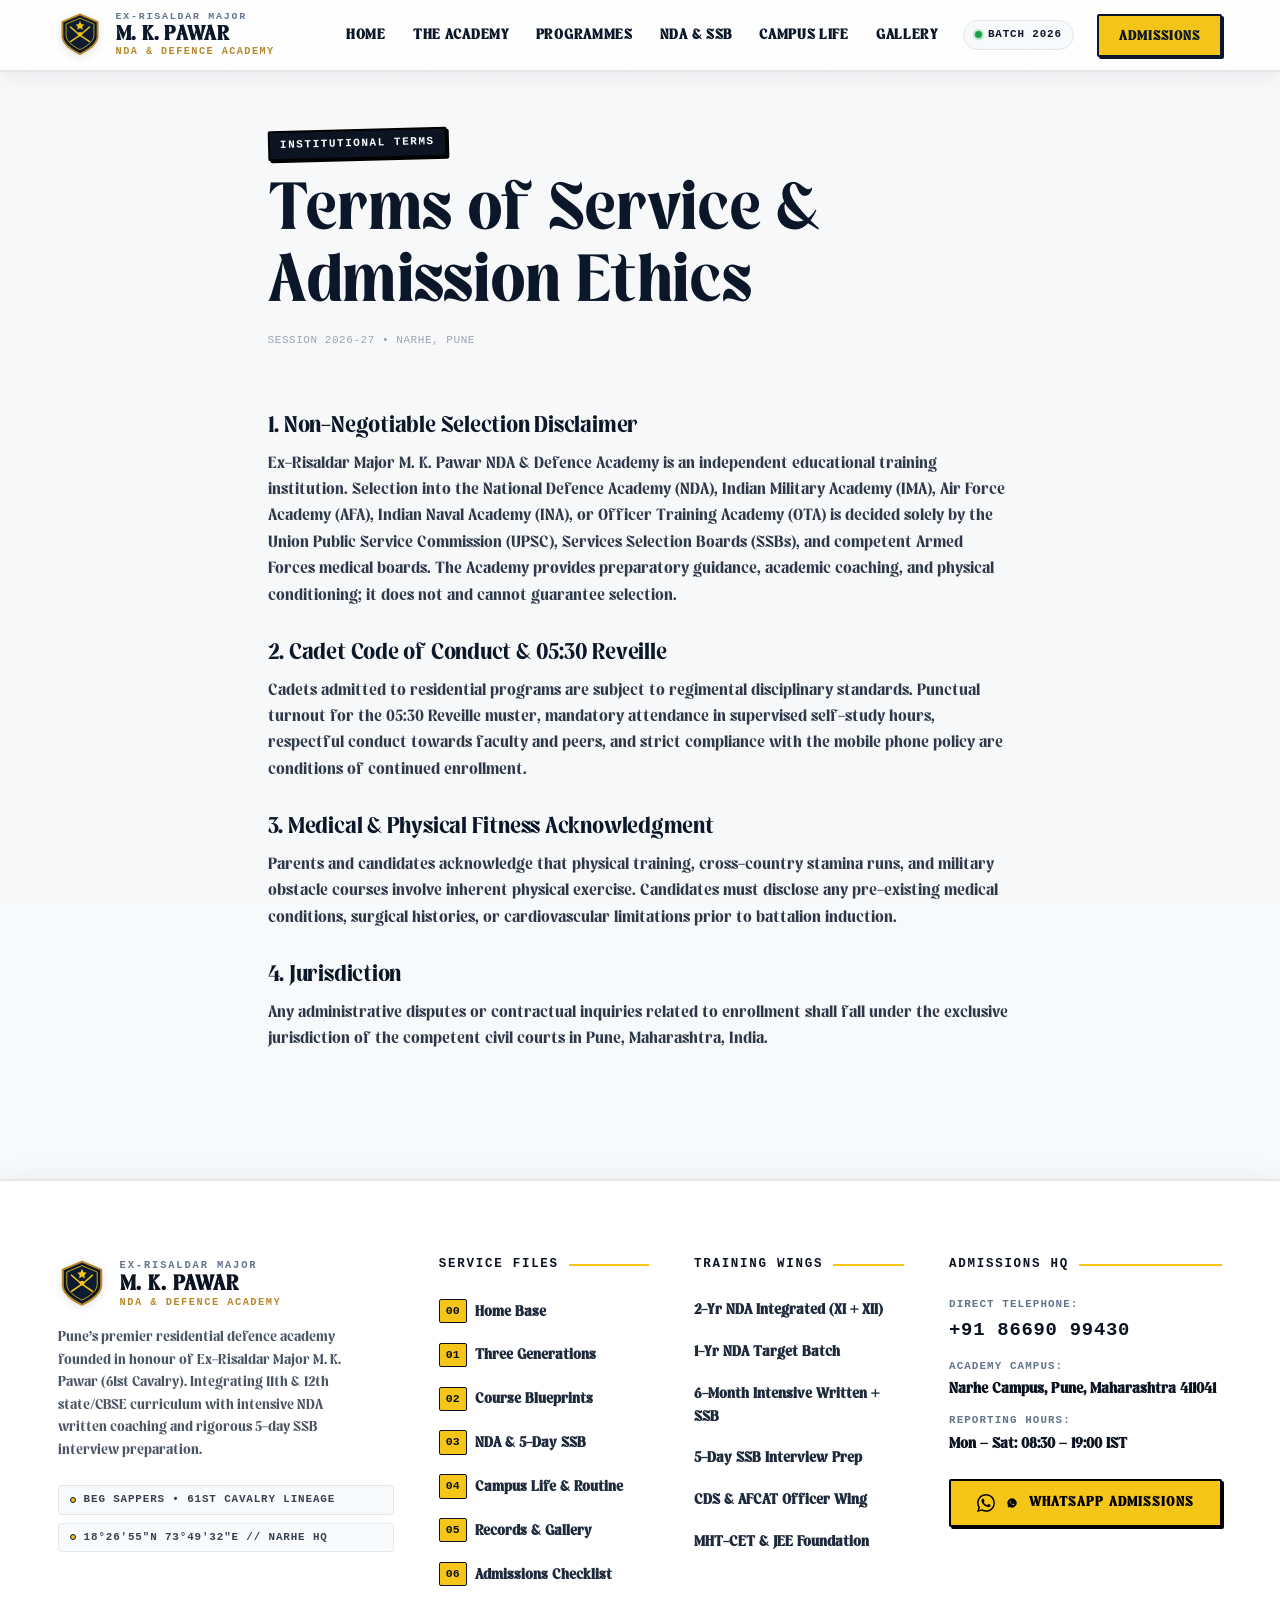
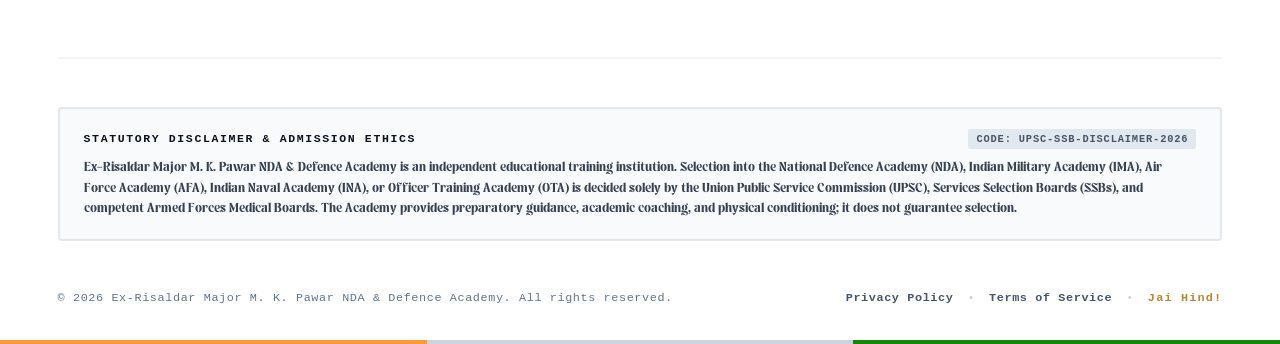
<file: terms.html>
<!DOCTYPE html>
<html lang="en" dir="ltr">
<head>
  <meta charset="UTF-8">
  <meta name="viewport" content="width=device-width, initial-scale=1.0">
  <meta name="theme-color" content="#0A1628">
  <title>Terms of Service & Admission Ethics | Ex-Risaldar Major M. K. Pawar NDA Academy Pune</title>
  <meta name="description" content="Terms of Service, code of conduct, and statutory selection ethics for M. K. Pawar NDA & Defence Academy, Pune.">
  <link rel="canonical" href="https://mkpawarnda.com/terms.html">

  <link rel="preload" href="assets/fonts/Mileast.woff2" as="font" type="font/woff2" crossorigin>
  <link rel="stylesheet" href="assets/css/tokens.css">
  <link rel="stylesheet" href="assets/css/fonts.css">
  <link rel="stylesheet" href="assets/css/base.css">
  <link rel="stylesheet" href="assets/css/components.css">
  <link rel="stylesheet" href="assets/css/pages.css">
</head>
<body>
  <a href="#main-content" class="skip-link">Skip to main content</a>
  
  <header class="site-header" role="banner">
    <div class="header-inner">
      <a href="index.html" class="header-brand" aria-label="M. K. Pawar NDA Academy — Return to home">
        <img src="assets/img/logo-crest.svg" width="44" height="48" alt="Regimental Crest" class="brand-crest" loading="eager">
        <div class="brand-text-group">
          <span class="brand-super">EX-RISALDAR MAJOR</span>
          <span class="brand-title">M. K. PAWAR</span>
          <span class="brand-badge">NDA &amp; DEFENCE ACADEMY</span>
        </div>
      </a>

      <nav class="nav-primary" aria-label="Primary navigation">
        <a href="index.html">Home</a>
        <a href="about.html">The Academy</a>
        <a href="courses.html">Programmes</a>
        <a href="nda-ssb.html">NDA &amp; SSB</a>
        <a href="campus-training.html">Campus Life</a>
        <a href="achievements-gallery.html">Gallery</a>
        <div class="nav-chip-badge" title="Academic Session 2026-27">
          <span class="nav-pulse"></span>
          <span>BATCH 2026</span>
        </div>
        <a href="admissions-contact.html" class="nav-cta btn--nav-bold">Admissions</a>
      </nav>

      <button class="hamburger menu-toggle" id="hamburger" aria-controls="nav-modal" aria-expanded="false" aria-label="Toggle navigation menu">
        <span class="hamburger-line"></span>
        <span class="hamburger-line"></span>
        <span class="hamburger-line"></span>
      </button>
    </div>
  </header>

  <main id="main-content" style="max-width: 860px; margin: 0 auto; padding: var(--s-5xl) var(--pad-x);">
    <span class="stamp stamp--navy" style="margin-bottom: var(--s-sm);">INSTITUTIONAL TERMS</span>
    <h1 style="font-family: var(--font-display); font-size: var(--text-h1); color: var(--navy); margin-bottom: var(--s-md);">
      Terms of Service & Admission Ethics
    </h1>
    <p style="font-family: var(--font-mono); font-size: var(--text-micro); color: var(--mid-grey); letter-spacing: 0.05em; margin-bottom: var(--s-3xl);">
      SESSION 2026-27 • NARHE, PUNE
    </p>

    <div style="font-size: var(--text-body); line-height: 1.8; color: var(--dark-grey);">
      <h2 style="font-family: var(--font-display); font-size: 1.4rem; color: var(--navy); margin: var(--s-xl) 0 var(--s-sm);">1. Non-Negotiable Selection Disclaimer</h2>
      <p>Ex-Risaldar Major M. K. Pawar NDA & Defence Academy is an independent educational training institution. Selection into the National Defence Academy (NDA), Indian Military Academy (IMA), Air Force Academy (AFA), Indian Naval Academy (INA), or Officer Training Academy (OTA) is decided solely by the Union Public Service Commission (UPSC), Services Selection Boards (SSBs), and competent Armed Forces medical boards. The Academy provides preparatory guidance, academic coaching, and physical conditioning; it does not and cannot guarantee selection.</p>

      <h2 style="font-family: var(--font-display); font-size: 1.4rem; color: var(--navy); margin: var(--s-xl) 0 var(--s-sm);">2. Cadet Code of Conduct & 05:30 Reveille</h2>
      <p>Cadets admitted to residential programs are subject to regimental disciplinary standards. Punctual turnout for the 05:30 Reveille muster, mandatory attendance in supervised self-study hours, respectful conduct towards faculty and peers, and strict compliance with the mobile phone policy are conditions of continued enrollment.</p>

      <h2 style="font-family: var(--font-display); font-size: 1.4rem; color: var(--navy); margin: var(--s-xl) 0 var(--s-sm);">3. Medical & Physical Fitness Acknowledgment</h2>
      <p>Parents and candidates acknowledge that physical training, cross-country stamina runs, and military obstacle courses involve inherent physical exercise. Candidates must disclose any pre-existing medical conditions, surgical histories, or cardiovascular limitations prior to battalion induction.</p>

      <h2 style="font-family: var(--font-display); font-size: 1.4rem; color: var(--navy); margin: var(--s-xl) 0 var(--s-sm);">4. Jurisdiction</h2>
      <p>Any administrative disputes or contractual inquiries related to enrollment shall fall under the exclusive jurisdiction of the competent civil courts in Pune, Maharashtra, India.</p>
    </div>
  </main>

  <footer class="site-footer" role="contentinfo">
    <div class="footer-container">
      
      <!-- Main 4-Column Grid: Balanced & Structured Alignment -->
      <div class="footer-grid">
        
        <!-- Col 1: Institute Identification & Regimental Lineage -->
        <div class="footer-col footer-col--brand">
          <div class="footer-brand-lockup">
            <img src="assets/img/logo-crest.svg" width="48" height="52" alt="Regimental Shield" class="footer-crest-img" loading="lazy">
            <div class="footer-brand-titles">
              <span class="footer-rank">EX-RISALDAR MAJOR</span>
              <span class="footer-title">M. K. PAWAR</span>
              <span class="footer-motto">NDA &amp; DEFENCE ACADEMY</span>
            </div>
          </div>
          <p class="footer-description">
            Pune’s premier residential defence academy founded in honour of Ex-Risaldar Major M. K. Pawar (61st Cavalry). Integrating 11th &amp; 12th state/CBSE curriculum with intensive NDA written coaching and rigorous 5-day SSB interview preparation.
          </p>
          <div class="footer-badges-list">
            <div class="footer-badge-pill">
              <span class="badge-dot"></span>
              <span>BEG SAPPERS • 61ST CAVALRY LINEAGE</span>
            </div>
            <div class="footer-badge-pill">
              <span class="badge-dot"></span>
              <span>18°26'55"N 73°49'32"E // NARHE HQ</span>
            </div>
          </div>
        </div>

        <!-- Col 2: Service Files / Site Navigation -->
        <div class="footer-col">
          <h3 class="footer-heading">Service Files</h3>
          <ul class="footer-menu">
            <li><a href="index.html"><span class="footer-file-num">00</span> Home Base</a></li>
            <li><a href="about.html"><span class="footer-file-num">01</span> Three Generations</a></li>
            <li><a href="courses.html"><span class="footer-file-num">02</span> Course Blueprints</a></li>
            <li><a href="nda-ssb.html"><span class="footer-file-num">03</span> NDA &amp; 5-Day SSB</a></li>
            <li><a href="campus-training.html"><span class="footer-file-num">04</span> Campus Life &amp; Routine</a></li>
            <li><a href="achievements-gallery.html"><span class="footer-file-num">05</span> Records &amp; Gallery</a></li>
            <li><a href="admissions-contact.html"><span class="footer-file-num">06</span> Admissions Checklist</a></li>
          </ul>
        </div>

        <!-- Col 3: Integrated Programmes -->
        <div class="footer-col">
          <h3 class="footer-heading">Training Wings</h3>
          <ul class="footer-menu">
            <li><a href="courses.html#nda-integrated">2-Yr NDA Integrated (XI + XII)</a></li>
            <li><a href="courses.html#nda-target">1-Yr NDA Target Batch</a></li>
            <li><a href="courses.html#nda-crash">6-Month Intensive Written + SSB</a></li>
            <li><a href="courses.html#ssb-interview">5-Day SSB Interview Prep</a></li>
            <li><a href="courses.html#cds-afcat">CDS &amp; AFCAT Officer Wing</a></li>
            <li><a href="courses.html#foundation-academic">MHT-CET &amp; JEE Foundation</a></li>
          </ul>
        </div>

        <!-- Col 4: Admissions Headquarters & Contact -->
        <div class="footer-col footer-col--contact">
          <h3 class="footer-heading">Admissions HQ</h3>
          <div class="footer-contact-details">
            <div class="footer-contact-row">
              <span class="contact-tag">Direct Telephone:</span>
              <a href="tel:8669099430" class="contact-link contact-phone">+91 86690 99430</a>
            </div>
            <div class="footer-contact-row">
              <span class="contact-tag">Academy Campus:</span>
              <span class="contact-text">Narhe Campus, Pune, Maharashtra 411041</span>
            </div>
            <div class="footer-contact-row">
              <span class="contact-tag">Reporting Hours:</span>
              <span class="contact-text">Mon – Sat: 08:30 – 19:00 IST</span>
            </div>
          </div>
          <div class="footer-action-area">
            <a href="https://wa.me/918669099430?text=Jai%20Hind%20Sir%2C%20I%20would%20like%20to%20enquire%20about%20admission." target="_blank" rel="noopener noreferrer" class="btn btn--whatsapp footer-whatsapp-btn" aria-label="Chat on WhatsApp">
              <svg viewBox="0 0 24 24" width="18" height="18" fill="currentColor" aria-hidden="true">
                <path d="M12.031 6.172c-3.181 0-5.767 2.586-5.768 5.766-.001 1.298.38 2.27 1.019 3.287l-.582 2.128 2.182-.573c.978.58 1.911.928 3.145.929 3.178 0 5.767-2.587 5.768-5.766.001-3.187-2.575-5.77-5.764-5.771zm3.392 8.244c-.144.405-.837.774-1.17.824-.299.045-.677.063-1.092-.069-.252-.08-.575-.187-.988-.365-1.739-.751-2.874-2.502-2.961-2.617-.087-.116-.708-.94-.708-1.793s.448-1.273.607-1.446c.159-.173.346-.217.462-.217l.332.006c.106.005.249-.04.39.299.144.347.491 1.2.534 1.288.043.088.072.19.014.305-.058.115-.087.187-.173.289l-.26.309c-.087.088-.178.183-.077.357.101.174.449.741.964 1.201.662.591 1.221.774 1.394.861.174.086.275.073.376-.044.101-.116.433-.506.549-.68.116-.173.231-.144.39-.086s1.011.477 1.184.564.289.13.332.202c.043.073.043.419-.101.824z"/>
              </svg>
              <span>WhatsApp Admissions</span>
            </a>
          </div>
        </div>

      </div>

      <!-- Statutory Disclaimer Card with Military Precision -->
      <div class="footer-ethics-card">
        <div class="ethics-card-header">
          <span class="ethics-stamp">STATUTORY DISCLAIMER &amp; ADMISSION ETHICS</span>
          <span class="ethics-ref">CODE: UPSC-SSB-DISCLAIMER-2026</span>
        </div>
        <p class="ethics-card-body">
          Ex-Risaldar Major M. K. Pawar NDA &amp; Defence Academy is an independent educational training institution. Selection into the National Defence Academy (NDA), Indian Military Academy (IMA), Air Force Academy (AFA), Indian Naval Academy (INA), or Officer Training Academy (OTA) is decided solely by the Union Public Service Commission (UPSC), Services Selection Boards (SSBs), and competent Armed Forces Medical Boards. The Academy provides preparatory guidance, academic coaching, and physical conditioning; it does not guarantee selection.
        </p>
      </div>

      <!-- Bottom Bar: Alignment & Legal -->
      <div class="footer-bottom-row">
        <div class="footer-copyright">
          &copy; 2026 Ex-Risaldar Major M. K. Pawar NDA &amp; Defence Academy. All rights reserved.
        </div>
        <div class="footer-legal-nav">
          <a href="privacy-policy.html">Privacy Policy</a>
          <span class="footer-nav-bullet" aria-hidden="true">•</span>
          <a href="terms.html">Terms of Service</a>
          <span class="footer-nav-bullet" aria-hidden="true">•</span>
          <span class="footer-jai-hind">Jai Hind!</span>
        </div>
      </div>

    </div>

    <!-- Pinned 3-Segment Tricolor Hairline at Absolute Bottom -->
    <div class="footer-tricolor" aria-hidden="true">
      <span class="footer-tricolor-seg"></span>
      <span class="footer-tricolor-seg"></span>
      <span class="footer-tricolor-seg"></span>
    </div>
  </footer>

</body>
</html>
</file>
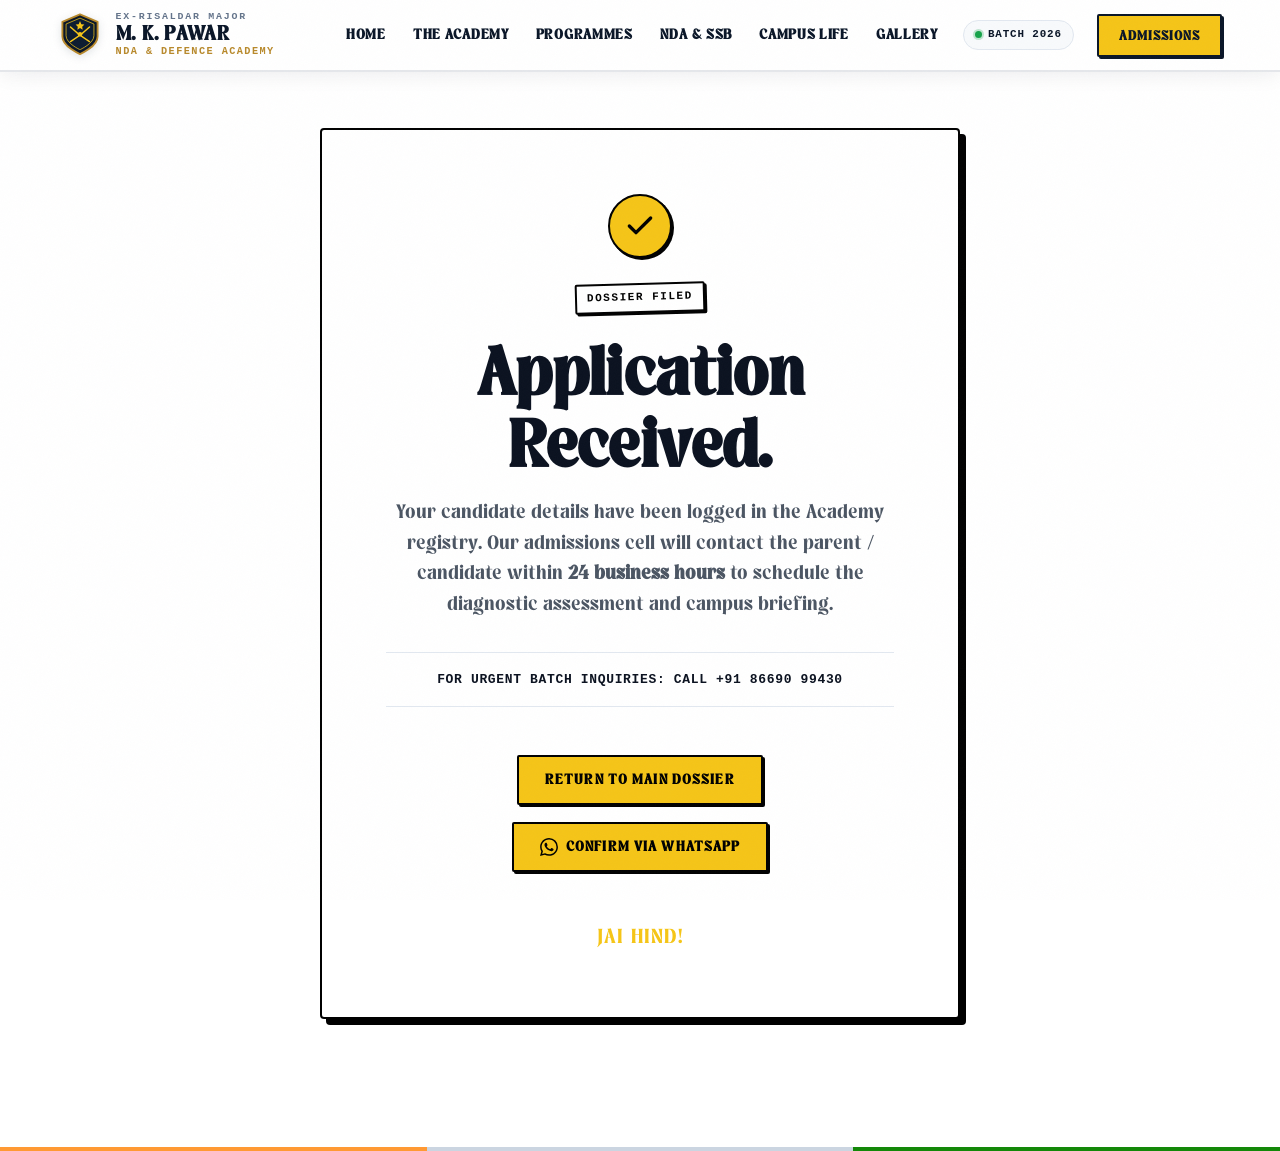
<file: thank-you.html>
<!DOCTYPE html>
<html lang="en" dir="ltr">
<head>
  <meta charset="UTF-8">
  <meta name="viewport" content="width=device-width, initial-scale=1.0">
  <meta name="theme-color" content="#0A1628">
  <meta name="robots" content="noindex, nofollow">
  <title>Cadet Application File Received | Ex-Risaldar Major M. K. Pawar NDA Academy</title>
  
  <link rel="preload" href="assets/fonts/Mileast.woff2" as="font" type="font/woff2" crossorigin>
  <link rel="stylesheet" href="assets/css/tokens.css">
  <link rel="stylesheet" href="assets/css/fonts.css">
  <link rel="stylesheet" href="assets/css/base.css">
  <link rel="stylesheet" href="assets/css/components.css">
  <link rel="stylesheet" href="assets/css/pages.css">
</head>
<body style="background: #FFFFFF; color: #0B1220; min-height: 100vh; display: flex; flex-direction: column;">
  
  <header class="site-header" role="banner">
    <div class="header-inner">
      <a href="index.html" class="header-brand" aria-label="M. K. Pawar NDA Academy — Return to home">
        <img src="assets/img/logo-crest.svg" width="44" height="48" alt="Regimental Crest" class="brand-crest" loading="eager">
        <div class="brand-text-group">
          <span class="brand-super">EX-RISALDAR MAJOR</span>
          <span class="brand-title">M. K. PAWAR</span>
          <span class="brand-badge">NDA &amp; DEFENCE ACADEMY</span>
        </div>
      </a>

      <nav class="nav-primary" aria-label="Primary navigation">
        <a href="index.html">Home</a>
        <a href="about.html">The Academy</a>
        <a href="courses.html">Programmes</a>
        <a href="nda-ssb.html">NDA &amp; SSB</a>
        <a href="campus-training.html">Campus Life</a>
        <a href="achievements-gallery.html">Gallery</a>
        <div class="nav-chip-badge" title="Academic Session 2026-27">
          <span class="nav-pulse"></span>
          <span>BATCH 2026</span>
        </div>
        <a href="admissions-contact.html" class="nav-cta btn--nav-bold">Admissions</a>
      </nav>

      <button class="hamburger menu-toggle" id="hamburger" aria-controls="nav-modal" aria-expanded="false" aria-label="Toggle navigation menu">
        <span class="hamburger-line"></span>
        <span class="hamburger-line"></span>
        <span class="hamburger-line"></span>
      </button>
    </div>
  </header>

  <main id="main-content" style="flex: 1; display: flex; align-items: center; justify-content: center; padding: var(--s-5xl) var(--pad-x); text-align: center;">
    <div style="max-width: 640px; margin: 0 auto; background: #FFFFFF; border: 2px solid #000000; box-shadow: 6px 6px 0px #000000; padding: var(--s-3xl); border-radius: 4px;">
      
      <div style="width: 64px; height: 64px; border-radius: 50%; background: var(--yellow); border: 2px solid #000000; box-shadow: 2px 2px 0px #000000; display: flex; align-items: center; justify-content: center; margin: 0 auto var(--s-lg); color: #000000;">
        <svg width="32" height="32" viewBox="0 0 24 24" fill="none" stroke="currentColor" stroke-width="2.5" stroke-linecap="round" stroke-linejoin="round">
          <polyline points="20 6 9 17 4 12"></polyline>
        </svg>
      </div>

      <span class="stamp stamp--outline" style="margin-bottom: var(--s-sm);">DOSSIER FILED</span>
      <h1 style="font-family: var(--font-display); font-size: var(--text-h1); color: #0B1220; font-weight: 800; margin: var(--s-sm) 0 var(--s-md);">
        Application Received.
      </h1>

      <p style="font-size: var(--text-body-lg); color: #4B5563; line-height: 1.6; margin-bottom: var(--s-xl);">
        Your candidate details have been logged in the Academy registry. Our admissions cell will contact the parent / candidate within <strong>24 business hours</strong> to schedule the diagnostic assessment and campus briefing.
      </p>

      <div style="border-top: 1.5px solid #E2E8F0; border-bottom: 1.5px solid #E2E8F0; padding: var(--s-md) 0; margin-bottom: var(--s-2xl);">
        <p style="font-family: var(--font-mono); font-size: var(--text-mono); color: #0B1220; font-weight: 800; margin: 0; letter-spacing: 0.05em;">
          FOR URGENT BATCH INQUIRIES: CALL +91 86690 99430
        </p>
      </div>

      <div style="display: flex; gap: var(--s-md); justify-content: center; flex-wrap: wrap;">
        <a href="index.html" class="btn btn--primary">Return to Main Dossier</a>
        <a href="https://wa.me/918669099430?text=Jai%20Hind%20Sir%2C%20I%20have%20submitted%20my%20enquiry%20form%20online." class="btn btn--whatsapp" target="_blank" rel="noopener noreferrer">Confirm via WhatsApp</a>
      </div>

      <p style="font-family: var(--font-display); font-size: 1.25rem; color: var(--yellow); margin-top: var(--s-2xl); letter-spacing: var(--tc-wide);">
        JAI HIND!
      </p>
    </div>
  </main>

  <!-- Tricolor Hairline -->
  <div class="footer-tricolor" aria-hidden="true">
    <span class="footer-tricolor-seg"></span>
    <span class="footer-tricolor-seg"></span>
    <span class="footer-tricolor-seg"></span>
  </div>

</body>
</html>
</file>
<file: assets/css/tokens.css>
/* ==========================================================================
   DESIGN TOKENS — MK PAWAR NDA ACADEMY (v2 — NAVY / YELLOW / WHITE)
   "THE SERVICE FILE" — Redesigned with Transcity font system
   ========================================================================== */

:root {
  /* ── BRAND PALETTE ─────────────────────────────────────────────── */
  --navy:          #0A1628;        /* Primary deep navy (backgrounds, headers) */
  --navy-mid:      #112240;        /* Slightly lighter navy for sections */
  --navy-light:    #1B3461;        /* Card/surface navy */
  --navy-border:   rgba(255,255,255,0.1);
  --navy-border-soft: rgba(255,255,255,0.06);

  --yellow:        #F5C518;        /* Primary yellow accent */
  --yellow-hover:  #E6B800;        /* Darker on hover */
  --yellow-pale:   #FDF6CC;        /* Pale yellow tint backgrounds */
  --yellow-glow:   rgba(245,197,24,0.25);
  --yellow-bg:     rgba(245,197,24,0.08);

  --white:         #FFFFFF;
  --off-white:     #F8F9FA;        /* Page canvas (NOT pure white — very slightly warm) */
  --light-grey:    #EEF0F4;        /* Dividers, card backgrounds in light mode */
  --mid-grey:      #9AA5B4;        /* Muted text, metadata */
  --dark-grey:     #2D3748;        /* Body text on white */

  --saffron:       #E8590C;        /* Reserved CTA accent only */
  --field-green:   #1A7F4E;        /* Success / green accent */

  /* Tricolor: footer ONLY */
  --tri-saffron:   #FF9933;
  --tri-white:     #FFFFFF;
  --tri-green:     #138808;

  /* ── TYPOGRAPHY ─────────────────────────────────────────────────── */
  --font-display:  'Mileast', 'Transcity', Georgia, serif;          /* Headlines, stamps, titles */
  --font-sans:     'Mileast', 'Plus Jakarta Sans', -apple-system, sans-serif; /* Whole site everywhere */
  --font-mono:     'JetBrains Mono', 'SF Mono', 'Courier New', monospace;
  --font-deva:     'Noto Serif Devanagari', serif;

  /* ── FLUID TYPE SCALE ───────────────────────────────────────────── */
  --text-hero:       clamp(3rem, 9vw + 0.5rem, 7.5rem);
  --text-hero-sm:    clamp(2rem, 5vw + 0.5rem, 4.5rem);
  --text-h1:         clamp(2.25rem, 4.5vw + 0.5rem, 4.5rem);
  --text-h2:         clamp(1.75rem, 3vw + 0.25rem, 3rem);
  --text-h3:         clamp(1.25rem, 1.8vw + 0.2rem, 2rem);
  --text-h4:         clamp(1.05rem, 1.2vw + 0.1rem, 1.4rem);
  --text-body-lg:    clamp(1.05rem, 1vw + 0.4rem, 1.25rem);
  --text-body:       1rem;
  --text-sm:         0.875rem;
  --text-mono:       0.8125rem;
  --text-micro:      0.6875rem;

  /* ── TRANSCITY WEIGHT MODULATION (via font-variation-settings or letter-spacing) */
  --tc-tight:        -0.04em;   /* Tight headlines */
  --tc-normal:       -0.01em;   /* Normal display */
  --tc-wide:          0.06em;   /* Wide stamps / labels */
  --tc-ultrawide:     0.14em;   /* Section markers */

  /* ── SPACING ────────────────────────────────────────────────────── */
  --s-2xs:   4px;
  --s-xs:    8px;
  --s-sm:    12px;
  --s-md:    16px;
  --s-lg:    24px;
  --s-xl:    32px;
  --s-2xl:   48px;
  --s-3xl:   64px;
  --s-4xl:   96px;
  --s-5xl:   128px;
  --s-6xl:   160px;

  /* ── LAYOUT ─────────────────────────────────────────────────────── */
  --max-w:          1440px;
  --pad-x:          clamp(1.25rem, 4.5vw, 4rem);
  --header-h:       72px;
  --radius-sm:      2px;
  --radius-md:      6px;

  /* ── MOTION ─────────────────────────────────────────────────────── */
  --ease-expo:      cubic-bezier(0.16, 1, 0.3, 1);
  --ease-out:       cubic-bezier(0.25, 1, 0.5, 1);
  --dur-fast:       180ms;
  --dur-base:       350ms;
  --dur-slow:       650ms;

  /* ── Z-INDEX ─────────────────────────────────────────────────────── */
  --z-grain:    999;
  --z-cursor:   990;
  --z-header:   800;
  --z-nav:      850;
  --z-modal:    900;
  --z-content:  10;
  --z-bg:       0;

  /* ── SHADOWS ─────────────────────────────────────────────────────── */
  --shadow-sm:  0 1px 3px rgba(10,22,40,0.12), 0 1px 2px rgba(10,22,40,0.08);
  --shadow-md:  0 4px 16px rgba(10,22,40,0.14), 0 2px 4px rgba(10,22,40,0.08);
  --shadow-lg:  0 10px 40px rgba(10,22,40,0.18), 0 4px 8px rgba(10,22,40,0.1);
  --shadow-yellow: 0 0 30px rgba(245,197,24,0.3);
}
</file>
<file: assets/css/fonts.css>
/* ==========================================================================
   FONTS — MK PAWAR NDA ACADEMY (v2 — NAVY / YELLOW / WHITE)
   "THE SERVICE FILE" — Transcity + Plus Jakarta Sans system
   ==========================================================================

   NOTE: Noto Serif Devanagari is loaded via Google Fonts link tag in HTML:
   <link rel="preconnect" href="https://fonts.googleapis.com">
   <link rel="preconnect" href="https://fonts.gstatic.com" crossorigin>
   <link href="https://fonts.googleapis.com/css2?family=Noto+Serif+Devanagari:wght@400;600;700&display=swap" rel="stylesheet">
   ========================================================================== */

/* ── MILEAST (Primary Website Font Everywhere) ─────────────────────────── */
@font-face {
  font-family: 'Mileast';
  src: url('../fonts/Mileast.woff2') format('woff2'),
       url('../fonts/Mileast.otf')   format('opentype');
  font-weight: 400;
  font-style: normal;
  font-display: block; /* prevent FOUT */
}

@font-face {
  font-family: 'Mileast';
  src: url('../fonts/Mileast-Italic.woff2') format('woff2'),
       url('../fonts/Mileast Italic.otf') format('opentype');
  font-weight: 400;
  font-style: italic;
  font-display: block;
}

/* ── TRANSCITY (Alternative Display) ───────────────────────────────────── */
@font-face {
  font-family: 'Transcity';
  src: url('../fonts/Transcity.woff2') format('woff2'),
       url('../fonts/Transcity.otf')   format('opentype');
  font-weight: 400;
  font-style: normal;
  font-display: block;
}

/* ── CINZEL (Backup Elegant Display) ───────────────────────────────────── */
@font-face {
  font-family: 'Cinzel';
  src: url('../fonts/cinzel-600-normal.woff2') format('woff2');
  font-weight: 600;
  font-style: normal;
  font-display: swap;
}

@font-face {
  font-family: 'Cinzel';
  src: url('../fonts/cinzel-700-normal.woff2') format('woff2');
  font-weight: 700;
  font-style: normal;
  font-display: swap;
}

/* ── PLUS JAKARTA SANS (Body / UI) ─────────────────────────────────────── */
@font-face {
  font-family: 'Plus Jakarta Sans';
  src: url('../fonts/plus-jakarta-sans-400-normal.woff2') format('woff2');
  font-weight: 400;
  font-style: normal;
  font-display: swap;
}

@font-face {
  font-family: 'Plus Jakarta Sans';
  src: url('../fonts/plus-jakarta-sans-400-italic.woff2') format('woff2');
  font-weight: 400;
  font-style: italic;
  font-display: swap;
}

@font-face {
  font-family: 'Plus Jakarta Sans';
  src: url('../fonts/plus-jakarta-sans-500-normal.woff2') format('woff2');
  font-weight: 500;
  font-style: normal;
  font-display: swap;
}

@font-face {
  font-family: 'Plus Jakarta Sans';
  src: url('../fonts/plus-jakarta-sans-600-normal.woff2') format('woff2');
  font-weight: 600;
  font-style: normal;
  font-display: swap;
}

@font-face {
  font-family: 'Plus Jakarta Sans';
  src: url('../fonts/plus-jakarta-sans-600-italic.woff2') format('woff2');
  font-weight: 600;
  font-style: italic;
  font-display: swap;
}

@font-face {
  font-family: 'Plus Jakarta Sans';
  src: url('../fonts/plus-jakarta-sans-700-normal.woff2') format('woff2');
  font-weight: 700;
  font-style: normal;
  font-display: swap;
}

@font-face {
  font-family: 'Plus Jakarta Sans';
  src: url('../fonts/plus-jakarta-sans-800-normal.woff2') format('woff2');
  font-weight: 800;
  font-style: normal;
  font-display: swap;
}

/* ── MONOSPACE — System stack only (no WOFF2 available) ────────────────── */
/* var(--font-mono): 'JetBrains Mono', 'Courier New', monospace */
/* Uses OS-installed JetBrains Mono if present, otherwise Courier New fallback */

/* ── DEVANAGARI — Google Fonts (requires link tag in HTML, see note above) ─ */
/* var(--font-deva): 'Noto Serif Devanagari', serif */
</file>
<file: assets/css/base.css>
/* ==========================================================================
   BASE — MK PAWAR NDA ACADEMY (v2 — NAVY / YELLOW / WHITE)
   "THE SERVICE FILE" — Reset, Typography, Layout Primitives
   ========================================================================== */

/* ── 1. CSS RESET ───────────────────────────────────────────────────────── */
*,
*::before,
*::after {
  box-sizing: border-box;
  margin: 0;
  padding: 0;
  border: 0;
}

/* ── 2. ROOT & HTML ─────────────────────────────────────────────────────── */
html {
  font-size: 16px;
  scroll-behavior: smooth;
  -webkit-text-size-adjust: 100%;
  text-size-adjust: 100%;
  height: 100%;
  overflow-x: hidden;
  max-width: 100vw;
  width: 100%;
}

/* ── 3. BODY ────────────────────────────────────────────────────────────── */
body {
  font-family: var(--font-sans);
  font-size: var(--text-body);
  color: var(--dark-grey);
  background-color: var(--off-white);
  line-height: 1.6;
  min-height: 100%;
  position: relative;
  overflow-x: hidden;
  max-width: 100vw;
  width: 100%;
  -webkit-font-smoothing: antialiased;
  -moz-osx-font-smoothing: grayscale;
}

/* Paper grain overlay */
body::before {
  content: '';
  position: fixed;
  inset: 0;
  z-index: var(--z-grain);
  pointer-events: none;
  opacity: 0.025;
  background-image: url("data:image/svg+xml,%3Csvg xmlns='http://www.w3.org/2000/svg' width='200' height='200'%3E%3Cfilter id='noise'%3E%3CfeTurbulence type='fractalNoise' baseFrequency='0.85' numOctaves='4' stitchTiles='stitch'/%3E%3C/filter%3E%3Crect width='200' height='200' filter='url(%23noise)' opacity='1'/%3E%3C/svg%3E");
  background-repeat: repeat;
  background-size: 200px 200px;
}

/* ── 4. SKIP LINK ───────────────────────────────────────────────────────── */
.skip-link {
  position: absolute;
  top: -100%;
  left: 16px;
  z-index: calc(var(--z-modal) + 10);
  padding: 8px 16px;
  background: var(--yellow);
  color: var(--navy);
  font-family: var(--font-sans);
  font-weight: 600;
  font-size: var(--text-sm);
  text-decoration: none;
  border-radius: var(--radius-sm);
  transition: top 0.2s ease;
}

.skip-link:focus {
  top: 16px;
}

/* ── 5. FOCUS RING ──────────────────────────────────────────────────────── */
:focus-visible {
  outline: 2px solid var(--yellow);
  outline-offset: 2px;
}

/* ── 6. TYPOGRAPHY ──────────────────────────────────────────────────────── */
h1, h2, h3, h4, h5, h6 {
  font-family: var(--font-display);
  font-weight: 400;
  letter-spacing: var(--tc-normal);
  line-height: 1.1;
  color: inherit;
}

h1 { font-size: var(--text-h1); }
h2 { font-size: var(--text-h2); }
h3 { font-size: var(--text-h3); }
h4 { font-size: var(--text-h4); }
h5 { font-size: var(--text-sm); font-family: var(--font-sans); font-weight: 700; letter-spacing: 0.08em; text-transform: uppercase; }
h6 { font-size: var(--text-micro); font-family: var(--font-mono); letter-spacing: var(--tc-ultrawide); text-transform: uppercase; }

p {
  font-family: var(--font-sans);
  font-size: var(--text-body);
  line-height: 1.65;
}

p + p {
  margin-top: 1em;
}

strong, b { font-weight: 700; }
em, i { font-style: italic; }

small {
  font-size: var(--text-sm);
  color: var(--mid-grey);
}

code, kbd, samp, pre {
  font-family: var(--font-mono);
  font-size: var(--text-mono);
}

/* ── 7. LINKS ───────────────────────────────────────────────────────────── */
a {
  color: inherit;
  text-decoration: underline;
  text-underline-offset: 3px;
  text-decoration-thickness: 1px;
  transition: text-decoration-color var(--dur-fast) var(--ease-out),
              color var(--dur-fast) var(--ease-out);
}

a:hover {
  text-decoration-thickness: 2px;
}

/* ── 8. LISTS ───────────────────────────────────────────────────────────── */
ul, ol {
  padding-left: 1.25em;
}

li {
  margin-bottom: 0.4em;
  line-height: 1.6;
}

/* ── 9. IMAGES & MEDIA ──────────────────────────────────────────────────── */
img, video, svg {
  display: block;
  max-width: 100%;
}

img {
  height: auto;
}

/* ── 10. SECTION BANDS (MATCHING LIGHT/WHITE EDITORIAL THEME) ────────── */
.section--dark {
  background-color: #FFFFFF;
  color: #0B1220;
  border-bottom: 2px solid #E5E7EB;
}

.section--mid {
  background-color: #F8FAFC;
  color: #0B1220;
  border-bottom: 2px solid #E5E7EB;
}

.section--light {
  background-color: #F8FAFC;
  color: #0B1220;
  border-bottom: 2px solid #E5E7EB;
}

.section--white {
  background-color: #FFFFFF;
  color: #0B1220;
  border-bottom: 2px solid #E5E7EB;
}

/* ── 11. CONTAINER ──────────────────────────────────────────────────────── */
.container {
  max-width: var(--max-w);
  padding-left: var(--pad-x);
  padding-right: var(--pad-x);
  margin-left: auto;
  margin-right: auto;
  width: 100%;
}

/* ── 12. GRID UTILITIES ─────────────────────────────────────────────────── */
.grid-12 {
  display: grid;
  grid-template-columns: repeat(12, 1fr);
  gap: var(--s-lg);
}

@media (max-width: 1024px) {
  .grid-12 {
    grid-template-columns: repeat(6, 1fr);
  }
}

@media (max-width: 640px) {
  .grid-12 {
    grid-template-columns: 1fr;
    gap: var(--s-md);
  }
}

/* ── 13. DIVIDERS ───────────────────────────────────────────────────────── */
hr.hairline {
  border: none;
  border-top: 1px solid currentColor;
  opacity: 0.15;
  margin: var(--s-lg) 0;
}

/* Perforated divider */
.divider--perf {
  border: none;
  border-top: 2px dashed currentColor;
  opacity: 0.2;
  margin: var(--s-lg) 0;
  background: none;
}

.divider--dots {
  display: flex;
  align-items: center;
  gap: var(--s-xs);
  margin: var(--s-xl) 0;
}

.divider--dots::before,
.divider--dots::after {
  content: '';
  flex: 1;
  height: 1px;
  background: currentColor;
  opacity: 0.15;
}

.divider--dots span {
  font-family: var(--font-mono);
  font-size: var(--text-micro);
  letter-spacing: var(--tc-ultrawide);
  opacity: 0.4;
  text-transform: uppercase;
  white-space: nowrap;
}

/* ── 14. UTILITY CLASSES ────────────────────────────────────────────────── */
.sr-only {
  position: absolute;
  width: 1px;
  height: 1px;
  padding: 0;
  margin: -1px;
  overflow: hidden;
  clip: rect(0, 0, 0, 0);
  white-space: nowrap;
  border-width: 0;
}

.text-center { text-align: center; }
.text-left   { text-align: left; }
.text-right  { text-align: right; }

.text-yellow  { color: var(--yellow); }
.text-navy    { color: var(--navy); }
.text-white   { color: var(--white); }
.text-muted   { color: var(--mid-grey); }

.font-display { font-family: var(--font-display); }
.font-mono    { font-family: var(--font-mono); }
.font-sans    { font-family: var(--font-sans); }

.uppercase    { text-transform: uppercase; }
.tracking-wide { letter-spacing: var(--tc-wide); }
.tracking-uw   { letter-spacing: var(--tc-ultrawide); }

/* ── 15. SCROLLBAR ──────────────────────────────────────────────────────── */
::-webkit-scrollbar {
  width: 6px;
  height: 6px;
}

::-webkit-scrollbar-track {
  background: var(--navy);
}

::-webkit-scrollbar-thumb {
  background: var(--yellow);
  border-radius: 3px;
}

::-webkit-scrollbar-thumb:hover {
  background: var(--yellow-hover);
}

/* Firefox */
* {
  scrollbar-width: thin;
  scrollbar-color: var(--yellow) var(--navy);
}

/* ── 16. SELECTION ──────────────────────────────────────────────────────── */
::selection {
  background-color: var(--yellow);
  color: var(--navy);
}

/* ── 17. REDUCED MOTION ─────────────────────────────────────────────────── */
@media (prefers-reduced-motion: reduce) {
  *,
  *::before,
  *::after {
    animation-duration: 0.01ms !important;
    animation-iteration-count: 1 !important;
    transition-duration: 0.01ms !important;
    scroll-behavior: auto !important;
  }
}
</file>
<file: assets/css/components.css>
/* ==========================================================================
   COMPONENTS — MK PAWAR NDA ACADEMY (v2 — NAVY / YELLOW / WHITE)
   "THE SERVICE FILE" — All reusable UI components
   ========================================================================== */

/* ═══════════════════════════════════════════════════════════════════════════
   §1  HEADER & NAVIGATION (ALL-WHITE BOLD INSTITUTIONAL NAV)
   ═══════════════════════════════════════════════════════════════════════════ */

.site-header {
  position: fixed;
  top: 0;
  left: 0;
  right: 0;
  height: var(--header-h);
  z-index: var(--z-header);
  background: #FFFFFF !important;
  border-bottom: 2px solid #E5E7EB;
  box-shadow: 0 4px 20px -2px rgba(10, 22, 40, 0.08);
  transition: box-shadow var(--dur-base) var(--ease-out);
}

.site-header.scrolled {
  background: #FFFFFF !important;
  box-shadow: 0 6px 28px -4px rgba(10, 22, 40, 0.14);
}

.header-inner {
  display: flex;
  align-items: center;
  justify-content: space-between;
  height: 100%;
  max-width: var(--max-w);
  margin: 0 auto;
  padding: 0 var(--pad-x);
}

/* ── Brand ── */
.header-brand {
  display: flex;
  align-items: center;
  gap: 14px;
  text-decoration: none;
  color: var(--navy);
  flex-shrink: 0;
  transition: opacity var(--dur-fast) var(--ease-out);
}

.header-brand:hover {
  text-decoration: none;
  opacity: 0.95;
}

.header-brand .brand-crest,
.header-brand .brand-logo,
.header-brand svg {
  width: 44px;
  height: 48px;
  flex-shrink: 0;
  filter: drop-shadow(0 2px 4px rgba(10, 22, 40, 0.12));
  transition: transform var(--dur-fast) var(--ease-out);
}

.header-brand:hover .brand-crest,
.header-brand:hover .brand-logo {
  transform: scale(1.04);
}

.brand-text-group,
.brand-name {
  display: flex;
  flex-direction: column;
  line-height: 1.1;
}

.brand-super {
  font-family: var(--font-mono);
  font-size: 0.62rem;
  font-weight: 700;
  letter-spacing: 0.18em;
  color: #64748B;
  text-transform: uppercase;
  line-height: 1;
}

.brand-title,
.brand-name .brand-short {
  font-family: var(--font-display);
  font-size: 1.25rem;
  font-weight: 800;
  letter-spacing: 0.04em;
  text-transform: uppercase;
  color: var(--navy);
  line-height: 1.05;
  margin-top: 1px;
}

.brand-badge,
.brand-name .brand-tagline {
  font-family: var(--font-mono);
  font-size: 0.64rem;
  font-weight: 700;
  letter-spacing: 0.14em;
  text-transform: uppercase;
  color: #B8892B;
  margin-top: 2px;
}

/* ── Primary nav ── */
.nav-primary {
  display: flex;
  align-items: center;
  gap: clamp(14px, 1.8vw, 28px);
  list-style: none;
  padding: 0;
  margin: 0;
}

.nav-primary a:not(.nav-cta) {
  font-family: var(--font-sans);
  font-size: 0.88rem;
  font-weight: 700;
  letter-spacing: 0.05em;
  text-transform: uppercase;
  color: var(--navy);
  text-decoration: none;
  position: relative;
  padding: 6px 2px;
  transition: color var(--dur-fast) var(--ease-out);
}

.nav-primary a:not(.nav-cta)::after {
  content: '';
  position: absolute;
  bottom: -4px;
  left: 0;
  width: 0;
  height: 3px;
  background: var(--yellow);
  border-radius: 2px;
  transition: width var(--dur-base) var(--ease-expo);
}

.nav-primary a:not(.nav-cta):hover {
  color: #B8892B;
}

.nav-primary a:not(.nav-cta):hover::after,
.nav-primary a:not(.nav-cta)[aria-current="page"]::after {
  width: 100%;
}

.nav-primary a:not(.nav-cta)[aria-current="page"] {
  color: var(--navy);
  font-weight: 800;
}

/* ── Live Batch Status Chip ── */
.nav-chip-badge {
  display: inline-flex;
  align-items: center;
  gap: 6px;
  padding: 5px 11px;
  background: #F8FAFC;
  border: 1px solid #E2E8F0;
  border-radius: 999px;
  font-family: var(--font-mono);
  font-size: 0.68rem;
  font-weight: 700;
  letter-spacing: 0.08em;
  color: var(--navy);
  text-transform: uppercase;
  white-space: nowrap;
}

.nav-pulse {
  width: 7px;
  height: 7px;
  border-radius: 50%;
  background: #16A34A;
  box-shadow: 0 0 0 2px rgba(22, 163, 74, 0.25);
  display: inline-block;
  animation: pulseGreen 2s infinite;
}

@keyframes pulseGreen {
  0% { transform: scale(0.95); box-shadow: 0 0 0 0 rgba(22, 163, 74, 0.6); }
  70% { transform: scale(1); box-shadow: 0 0 0 6px rgba(22, 163, 74, 0); }
  100% { transform: scale(0.95); box-shadow: 0 0 0 0 rgba(22, 163, 74, 0); }
}

/* ── Bold CTA button in nav ── */
.nav-cta,
.nav-primary .nav-cta,
.btn--nav-bold {
  display: inline-flex;
  align-items: center;
  justify-content: center;
  padding: 9px 20px;
  background: var(--yellow);
  color: var(--navy) !important;
  border: 2px solid var(--navy);
  font-family: var(--font-sans);
  font-size: 0.82rem;
  font-weight: 800;
  letter-spacing: 0.08em;
  text-transform: uppercase;
  text-decoration: none;
  border-radius: 2px;
  box-shadow: 2px 2px 0px var(--navy);
  transition: all var(--dur-fast) var(--ease-out);
  white-space: nowrap;
}

.nav-cta:hover,
.nav-primary .nav-cta:hover,
.btn--nav-bold:hover {
  background: #E5B810;
  color: var(--navy) !important;
  transform: translate(-1px, -1px);
  box-shadow: 3px 3px 0px var(--navy);
  text-decoration: none;
}

.nav-cta:active,
.nav-primary .nav-cta:active,
.btn--nav-bold:active {
  transform: translate(1px, 1px);
  box-shadow: 1px 1px 0px var(--navy);
}

/* ── Reading Progress Bar ── */
.header-progress-bar {
  position: fixed;
  top: var(--header-h);
  left: 0;
  height: 3px;
  background: var(--yellow);
  z-index: calc(var(--z-header) + 1);
  width: 0%;
  transition: width 0.1s ease-out;
}

/* ── Hamburger ── */
.hamburger {
  display: none;
  width: 44px;
  height: 44px;
  background: #F8FAFC;
  border: 1px solid #E2E8F0;
  cursor: pointer;
  flex-direction: column;
  align-items: center;
  justify-content: center;
  gap: 5px;
  flex-shrink: 0;
  border-radius: 4px;
  transition: background var(--dur-fast) var(--ease-out),
              border-color var(--dur-fast) var(--ease-out);
}

.hamburger:hover {
  background: #EDF2F7;
  border-color: #CBD5E1;
}

.hamburger-line {
  display: block;
  width: 22px;
  height: 2.5px;
  background: var(--navy);
  border-radius: 1px;
  transition: transform var(--dur-base) var(--ease-expo),
              opacity var(--dur-fast) var(--ease-out),
              width var(--dur-base) var(--ease-expo);
}

.hamburger.is-open .hamburger-line:nth-child(1) {
  transform: translateY(7.5px) rotate(45deg);
}

.hamburger.is-open .hamburger-line:nth-child(2) {
  opacity: 0;
  width: 0;
}

.hamburger.is-open .hamburger-line:nth-child(3) {
  transform: translateY(-7.5px) rotate(-45deg);
}

/* ── Mobile nav modal ── */
.nav-modal {
  position: fixed;
  inset: 0;
  z-index: var(--z-nav);
  background: var(--navy);
  display: flex;
  flex-direction: column;
  align-items: center;
  justify-content: center;
  gap: var(--s-xl);
  opacity: 0;
  pointer-events: none;
  transition: opacity var(--dur-base) var(--ease-out);
}

.nav-modal.is-open {
  opacity: 1;
  pointer-events: auto;
}

.nav-modal-list {
  list-style: none;
  text-align: center;
  padding: 0;
  margin: 0;
}

.nav-modal-list li {
  margin-bottom: var(--s-lg);
}

.nav-modal-list a {
  font-family: var(--font-display);
  font-size: clamp(2rem, 6vw, 3.5rem);
  letter-spacing: var(--tc-tight);
  color: var(--white);
  text-decoration: none;
  transition: color var(--dur-fast) var(--ease-out);
}

.nav-modal-list a:hover {
  color: var(--yellow);
}

.nav-modal-close {
  position: absolute;
  top: 20px;
  right: var(--pad-x);
  width: 44px;
  height: 44px;
  background: transparent;
  color: var(--white);
  cursor: pointer;
  display: flex;
  align-items: center;
  justify-content: center;
  font-size: 1.5rem;
  border-radius: var(--radius-sm);
}

@media (max-width: 1024px) {
  .nav-primary {
    display: none;
  }

  .hamburger {
    display: flex;
  }
}

@media (max-width: 480px) {
  .header-brand {
    gap: 8px;
    max-width: calc(100% - 52px);
  }

  .header-brand svg,
  .header-brand .brand-logo {
    width: 32px;
    height: 32px;
  }

  .brand-name .brand-short {
    font-size: 0.88rem;
    letter-spacing: var(--tc-normal);
    white-space: nowrap;
    overflow: hidden;
    text-overflow: ellipsis;
  }

  .brand-name .brand-tagline {
    font-size: 0.58rem;
  }

  .hamburger {
    width: 40px;
    height: 40px;
  }
}

/* ═══════════════════════════════════════════════════════════════════════════
   §2  BUTTONS (MATCHING THEME: YELLOW/WHITE + 2PX BLACK STROKE + OFFSET SHADOW)
   ═══════════════════════════════════════════════════════════════════════════ */

.btn {
  display: inline-flex;
  align-items: center;
  justify-content: center;
  gap: 8px;
  font-family: var(--font-sans);
  font-size: var(--text-sm);
  font-weight: 800;
  text-transform: uppercase;
  letter-spacing: 0.08em;
  border-radius: 2px;
  cursor: pointer;
  text-decoration: none;
  min-height: 48px;
  padding: 12px 26px;
  transition: all var(--dur-fast) var(--ease-out);
  will-change: transform;
  user-select: none;
  white-space: nowrap;
  max-width: 100%;
  -webkit-appearance: none;
  appearance: none;
}

@media (max-width: 640px) {
  .btn {
    white-space: normal;
    text-align: center;
    line-height: 1.3;
    padding: 12px 18px;
  }
}

.btn:focus-visible {
  outline: 2px solid #000000;
  outline-offset: 2px;
}

.btn:disabled {
  opacity: 0.45;
  cursor: not-allowed;
  transform: none !important;
  box-shadow: none !important;
}

/* Primary — Yellow Background + Solid Black Stroke & Text */
.btn--primary {
  background: var(--yellow) !important;
  color: #000000 !important;
  border: 2px solid #000000 !important;
  box-shadow: 2px 2px 0px #000000;
}

.btn--primary:hover {
  background: #E5B810 !important;
  color: #000000 !important;
  transform: translate(-1px, -1px);
  box-shadow: 3px 3px 0px #000000;
  text-decoration: none;
}

.btn--primary:active {
  transform: translate(1px, 1px);
  box-shadow: 1px 1px 0px #000000;
}

/* Outline / Secondary — Pure White + Solid Black Stroke & Text */
.btn--outline {
  background: #FFFFFF !important;
  color: #000000 !important;
  border: 2px solid #000000 !important;
  box-shadow: 2px 2px 0px #000000;
}

.btn--outline:hover {
  background: #F8FAFC !important;
  color: #000000 !important;
  transform: translate(-1px, -1px);
  box-shadow: 3px 3px 0px #000000;
  text-decoration: none;
}

.btn--outline:active {
  transform: translate(1px, 1px);
  box-shadow: 1px 1px 0px #000000;
}

/* Navy / Solid Dark — Solid Navy-Black + Black Stroke & White/Yellow Text */
.btn--navy {
  background: #0B1220 !important;
  color: #FFFFFF !important;
  border: 2px solid #000000 !important;
  box-shadow: 2px 2px 0px #000000;
}

.btn--navy:hover {
  background: #1E293B !important;
  color: var(--yellow) !important;
  transform: translate(-1px, -1px);
  box-shadow: 3px 3px 0px #000000;
  text-decoration: none;
}

.btn--navy:active {
  transform: translate(1px, 1px);
  box-shadow: 1px 1px 0px #000000;
}

/* Ghost — Transparent with Black Stroke */
.btn--ghost {
  background: transparent !important;
  color: #000000 !important;
  border: 2px solid #000000 !important;
}

.btn--ghost:hover {
  background: var(--yellow) !important;
  color: #000000 !important;
  transform: translate(-1px, -1px);
  box-shadow: 2px 2px 0px #000000;
  text-decoration: none;
}

/* WhatsApp — Yellow with Black Stroke & Black Icon */
.btn--whatsapp {
  background: var(--yellow) !important;
  color: #000000 !important;
  border: 2px solid #000000 !important;
  box-shadow: 2px 2px 0px #000000;
}

.btn--whatsapp::before {
  content: '';
  display: inline-block;
  width: 18px;
  height: 18px;
  background-image: url("data:image/svg+xml,%3Csvg xmlns='http://www.w3.org/2000/svg' viewBox='0 0 24 24' fill='%23000'%3E%3Cpath d='M17.472 14.382c-.297-.149-1.758-.867-2.03-.967-.273-.099-.471-.148-.67.15-.197.297-.767.966-.94 1.164-.173.199-.347.223-.644.075-.297-.15-1.255-.463-2.39-1.475-.883-.788-1.48-1.761-1.653-2.059-.173-.297-.018-.458.13-.606.134-.133.298-.347.446-.52.149-.174.198-.298.298-.497.099-.198.05-.371-.025-.52-.075-.149-.669-1.612-.916-2.207-.242-.579-.487-.5-.669-.51-.173-.008-.371-.01-.57-.01-.198 0-.52.074-.792.372-.272.297-1.04 1.016-1.04 2.479 0 1.462 1.065 2.875 1.213 3.074.149.198 2.096 3.2 5.077 4.487.709.306 1.262.489 1.694.625.712.227 1.36.195 1.871.118.571-.085 1.758-.719 2.006-1.413.248-.694.248-1.289.173-1.413-.074-.124-.272-.198-.57-.347m-5.421 7.403h-.004a9.87 9.87 0 01-5.031-1.378l-.361-.214-3.741.982.998-3.648-.235-.374a9.86 9.86 0 01-1.51-5.26c.001-5.45 4.436-9.884 9.888-9.884 2.64 0 5.122 1.03 6.988 2.898a9.825 9.825 0 012.893 6.994c-.003 5.45-4.437 9.884-9.885 9.884m8.413-18.297A11.815 11.815 0 0012.05 0C5.495 0 .16 5.335.157 11.892c0 2.096.547 4.142 1.588 5.945L.057 24l6.305-1.654a11.882 11.882 0 005.683 1.448h.005c6.554 0 11.89-5.335 11.893-11.893a11.821 11.821 0 00-3.48-8.413z'/%3E%3C/svg%3E");
  background-repeat: no-repeat;
  background-size: contain;
  flex-shrink: 0;
}

.btn--whatsapp:hover {
  background: #E5B810 !important;
  color: #000000 !important;
  transform: translate(-1px, -1px);
  box-shadow: 3px 3px 0px #000000;
  text-decoration: none;
}

/* Size variants */
.btn--sm {
  min-height: 36px;
  padding: 8px 18px;
  font-size: var(--text-micro);
}

.btn--lg {
  min-height: 56px;
  padding: 18px 36px;
  font-size: var(--text-body);
}

/* ═══════════════════════════════════════════════════════════════════════════
   §3  STAMPS (MATCHING THEME)
   ═══════════════════════════════════════════════════════════════════════════ */

.stamp {
  display: inline-block;
  font-family: var(--font-mono);
  font-size: var(--text-micro);
  font-weight: 800;
  letter-spacing: var(--tc-ultrawide);
  text-transform: uppercase;
  background: var(--yellow);
  color: #000000;
  border: 2px solid #000000;
  box-shadow: 2px 2px 0px #000000;
  padding: 4px 10px;
  transform: rotate(-1.5deg);
  border-radius: 2px;
  user-select: none;
}

.stamp--outline {
  background: #FFFFFF;
  color: #000000;
  border: 2px solid #000000;
  box-shadow: 2px 2px 0px #000000;
}

.stamp--confirm,
.stamp--to-confirm {
  background: #FEF2F2;
  color: #DC2626;
  border: 2px dashed #DC2626;
  box-shadow: none;
}

.stamp--navy {
  background: #0B1220;
  color: #FFFFFF;
  border: 2px solid #000000;
  box-shadow: 2px 2px 0px #000000;
}

.stamp--white {
  background: #FFFFFF;
  color: #000000;
  border: 2px solid #000000;
  box-shadow: 2px 2px 0px #000000;
}

.stamp--red {
  background: #FEF2F2;
  border-color: #DC2626;
  color: #DC2626;
}

.stamp--flat {
  transform: none;
}

/* ═══════════════════════════════════════════════════════════════════════════
   §4  CLOCK CHIP (MATCHING THEME)
   ═══════════════════════════════════════════════════════════════════════════ */

.clock-chip {
  display: inline-flex;
  align-items: center;
  gap: 8px;
  font-family: var(--font-mono);
  font-size: var(--text-mono);
  font-weight: 700;
  color: #000000;
  background: #FFFFFF;
  border: 2px solid #000000;
  box-shadow: 2px 2px 0px #000000;
  padding: 6px 14px;
  letter-spacing: 0.08em;
  border-radius: 2px;
}

.clock-chip-dot,
.clock-chip::before {
  content: '';
  display: block;
  width: 7px;
  height: 7px;
  border-radius: 50%;
  background: #16A34A;
  box-shadow: 0 0 0 2px rgba(22, 163, 74, 0.25);
  animation: pulse-dot 1.5s ease-in-out infinite;
  flex-shrink: 0;
}

@keyframes pulse-dot {
  0%, 100% { opacity: 1; transform: scale(1); }
  50%       { opacity: 0.4; transform: scale(0.6); }
}

/* ═══════════════════════════════════════════════════════════════════════════
   §5  FILE TAB (edge label)
   ═══════════════════════════════════════════════════════════════════════════ */

.file-tab {
  position: absolute;
  left: 0;
  top: 50%;
  transform: translateY(-50%) rotate(-90deg) translateX(-50%);
  transform-origin: center center;
  font-family: var(--font-mono);
  font-size: var(--text-micro);
  letter-spacing: var(--tc-ultrawide);
  text-transform: uppercase;
  color: #64748B;
  background: #FFFFFF;
  border: 1px solid #000000;
  padding: 2px 10px;
  white-space: nowrap;
  user-select: none;
  pointer-events: none;
}

@media (max-width: 1024px) {
  .file-tab {
    display: none;
  }
}

/* ═══════════════════════════════════════════════════════════════════════════
   §6  MARQUEE STRIP (HIGH-IMPACT YELLOW + BLACK STROKE RIBBON)
   ═══════════════════════════════════════════════════════════════════════════ */

.marquee-strip {
  overflow: hidden;
  background: var(--yellow);
  border-top: 2px solid #000000;
  border-bottom: 2px solid #000000;
  padding: 12px 0;
  user-select: none;
}

.marquee-track {
  display: flex;
  width: max-content;
  animation: marquee-scroll 30s linear infinite;
}

.marquee-strip:hover .marquee-track {
  animation-play-state: paused;
}

@keyframes marquee-scroll {
  from { transform: translateX(0); }
  to   { transform: translateX(-50%); }
}

.marquee-item {
  font-family: var(--font-sans);
  letter-spacing: var(--tc-wide);
  font-size: 0.92rem;
  font-weight: 800;
  color: #000000;
  padding: 0 24px;
  white-space: nowrap;
  text-transform: uppercase;
}

.marquee-item::after {
  content: '★';
  color: #000000;
  margin-left: 24px;
}

@media (prefers-reduced-motion: reduce) {
  .marquee-track {
    animation: none;
  }
}

/* ═══════════════════════════════════════════════════════════════════════════
   §7  SECTION HEADER PATTERN
   ═══════════════════════════════════════════════════════════════════════════ */

.section-header {
  margin-bottom: var(--s-3xl);
}

.section-label {
  font-family: var(--font-mono);
  font-size: var(--text-micro);
  letter-spacing: var(--tc-ultrawide);
  text-transform: uppercase;
  color: var(--yellow);
  display: flex;
  align-items: center;
  gap: 12px;
}

.section-label::before {
  content: '';
  display: block;
  width: 40px;
  height: 1px;
  background: var(--yellow);
  flex-shrink: 0;
}

.section-title {
  font-family: var(--font-display);
  font-size: var(--text-h1);
  letter-spacing: var(--tc-tight);
  margin-top: 12px;
  line-height: 1.0;
}

.section-subtitle {
  font-family: var(--font-sans);
  font-size: var(--text-body-lg);
  color: var(--mid-grey);
  max-width: 56ch;
  margin-top: var(--s-md);
  line-height: 1.6;
}

/* On dark sections, subtitle muted white */
.section--dark .section-subtitle,
.section--mid .section-subtitle {
  color: rgba(255, 255, 255, 0.55);
}

/* ═══════════════════════════════════════════════════════════════════════════
   §8  REVEAL ANIMATIONS
   ═══════════════════════════════════════════════════════════════════════════ */

.reveal {
  opacity: 0;
  transform: translateY(32px);
  transition: opacity 0.65s var(--ease-expo),
              transform 0.65s var(--ease-expo);
}

.reveal.is-visible {
  opacity: 1;
  transform: none;
}

.reveal--left {
  transform: translateX(-32px);
}

.reveal--right {
  transform: translateX(32px);
}

.reveal--left.is-visible,
.reveal--right.is-visible {
  transform: translateX(0);
}

.reveal--d1 { transition-delay: 100ms; }
.reveal--d2 { transition-delay: 200ms; }
.reveal--d3 { transition-delay: 300ms; }
.reveal--d4 { transition-delay: 400ms; }
.reveal--d5 { transition-delay: 500ms; }

@media (prefers-reduced-motion: reduce) {
  .reveal {
    opacity: 1;
    transform: none;
    transition: none;
  }
}

/* ═══════════════════════════════════════════════════════════════════════════
   §9  PROGRESS BAR
   ═══════════════════════════════════════════════════════════════════════════ */

#progress-bar {
  position: fixed;
  top: 0;
  left: 0;
  height: 3px;
  background: var(--yellow);
  z-index: calc(var(--z-header) + 1);
  transform-origin: left;
  transform: scaleX(0);
  transition: transform 100ms linear;
  pointer-events: none;
}

/* ═══════════════════════════════════════════════════════════════════════════
   §10 BOTTOM BAR (Mobile only)
   ═══════════════════════════════════════════════════════════════════════════ */

.bottom-bar {
  display: none;
}

@media (max-width: 768px) {
  .bottom-bar {
    display: flex;
    position: fixed;
    bottom: 0;
    left: 0;
    right: 0;
    height: 60px;
    background: var(--navy);
    border-top: 1px solid rgba(255, 255, 255, 0.1);
    justify-content: space-around;
    align-items: center;
    z-index: var(--z-header);
    padding-bottom: env(safe-area-inset-bottom, 0);
  }
}

.bottom-bar-item {
  display: flex;
  flex-direction: column;
  align-items: center;
  gap: 3px;
  color: rgba(255, 255, 255, 0.5);
  text-decoration: none;
  font-family: var(--font-mono);
  font-size: 9px;
  letter-spacing: 0.1em;
  text-transform: uppercase;
  min-width: 44px;
  min-height: 44px;
  justify-content: center;
  transition: color var(--dur-fast) var(--ease-out);
}

.bottom-bar-item:hover,
.bottom-bar-item[aria-current="page"] {
  color: var(--yellow);
  text-decoration: none;
}

.bottom-bar-icon {
  width: 22px;
  height: 22px;
}

.bottom-bar-cta {
  width: 52px;
  height: 52px;
  background: var(--yellow);
  border: 2px solid var(--navy);
  border-radius: 50%;
  display: flex;
  align-items: center;
  justify-content: center;
  color: var(--navy);
  font-family: var(--font-sans);
  font-size: 0.72rem;
  font-weight: 800;
  letter-spacing: 0.05em;
  text-transform: uppercase;
  text-decoration: none;
  flex-shrink: 0;
  box-shadow: 0 4px 12px rgba(0, 0, 0, 0.3);
  transform: translateY(-8px);
  transition: background var(--dur-fast) var(--ease-out),
              transform var(--dur-fast) var(--ease-out);
}

.bottom-bar-cta:hover {
  background: #E5B810;
  transform: translateY(-10px) scale(1.06);
  text-decoration: none;
  color: var(--navy);
}

/* ═══════════════════════════════════════════════════════════════════════════
   §11 BENTO GRID (MATCHING THEME: WHITE CARDS + 2PX BLACK BORDER + SHADOW)
   ═══════════════════════════════════════════════════════════════════════════ */

.bento-grid {
  display: grid;
  grid-template-columns: repeat(12, 1fr);
  gap: var(--s-md);
}

@media (max-width: 768px) {
  .bento-grid {
    grid-template-columns: 1fr;
  }
}

.bento-tile {
  position: relative;
  overflow: hidden;
  background: #FFFFFF;
  border: 2px solid #000000;
  box-shadow: 4px 4px 0px #000000;
  cursor: pointer;
  transition: transform var(--dur-base) var(--ease-expo),
              box-shadow var(--dur-base) var(--ease-expo);
  border-radius: 2px;
  min-height: 260px;
}

.bento-tile:hover {
  transform: translate(-2px, -2px);
  box-shadow: 6px 6px 0px #000000;
  z-index: 2;
}

/* Span classes */
.tile--hero {
  grid-column: span 8;
  grid-row: span 2;
}

.tile--tall {
  grid-column: span 4;
  grid-row: span 2;
}

.tile--wide {
  grid-column: span 6;
  grid-row: span 1;
}

.tile--sm {
  grid-column: span 4;
  grid-row: span 1;
}

.tile--full {
  grid-column: span 12;
}

@media (max-width: 768px) {
  .tile--hero,
  .tile--tall,
  .tile--wide,
  .tile--sm,
  .tile--full {
    grid-column: span 1;
    grid-row: span 1;
  }
}

/* Inner content */
.tile-inner {
  position: absolute;
  bottom: 0;
  left: 0;
  right: 0;
  padding: 24px;
  background: linear-gradient(to top, rgba(255, 255, 255, 0.98) 0%, rgba(255, 255, 255, 0.85) 65%, transparent 100%);
  color: #0B1220;
}

/* Course code top-right */
.tile-code {
  position: absolute;
  top: 16px;
  right: 16px;
  font-family: var(--font-mono);
  font-size: var(--text-micro);
  letter-spacing: var(--tc-ultrawide);
  background: var(--yellow);
  color: #000000;
  border: 1.5px solid #000000;
  padding: 2px 8px;
  font-weight: 800;
  border-radius: 2px;
  text-transform: uppercase;
  box-shadow: 1px 1px 0px #000000;
}

/* Expandable content */
.tile-front {
  opacity: 1;
  transition: opacity var(--dur-base) var(--ease-out),
              max-height var(--dur-base) var(--ease-out);
  max-height: 200px;
  overflow: hidden;
  color: #0B1220;
}

.tile-front h3 {
  color: #0B1220;
  font-family: var(--font-display);
  font-weight: 800;
}

.tile-front p {
  color: #374151;
}

.tile-back {
  max-height: 0;
  overflow: hidden;
  opacity: 0;
  transition: opacity var(--dur-base) var(--ease-out),
              max-height var(--dur-base) var(--ease-out);
  color: #0B1220;
}

.bento-tile.is-expanded .tile-front {
  max-height: 0;
  opacity: 0;
}

.bento-tile.is-expanded .tile-back {
  max-height: 400px;
  opacity: 1;
}

/* Tile image bg */
.tile-bg {
  position: absolute;
  inset: 0;
  width: 100%;
  height: 100%;
  object-fit: cover;
  object-position: center;
  transition: transform var(--dur-slow) var(--ease-expo);
  opacity: 0.85;
}

.bento-tile:hover .tile-bg {
  transform: scale(1.04);
}

/* ═══════════════════════════════════════════════════════════════════════════
   §12 FAQ ACCORDION (MATCHING THEME)
   ═══════════════════════════════════════════════════════════════════════════ */

.faq-list {
  list-style: none;
  padding: 0;
  margin: 0;
}

.faq-item {
  background: #FFFFFF;
  border: 2px solid #000000;
  box-shadow: 3px 3px 0px #000000;
  border-radius: 2px;
  margin-bottom: 14px;
  padding: 0 20px;
  color: #0B1220;
  transition: transform var(--dur-fast) var(--ease-out),
              box-shadow var(--dur-fast) var(--ease-out);
}

.faq-item:hover {
  transform: translate(-1px, -1px);
  box-shadow: 4px 4px 0px #000000;
}

.faq-trigger {
  display: flex;
  justify-content: space-between;
  align-items: center;
  width: 100%;
  padding: 18px 0;
  font-family: var(--font-sans);
  font-size: var(--text-body-lg);
  font-weight: 800;
  color: #0B1220;
  background: transparent;
  cursor: pointer;
  text-align: left;
  gap: var(--s-md);
  transition: color var(--dur-fast) var(--ease-out);
}

.faq-trigger:hover {
  color: #B8892B;
}

.faq-chevron {
  flex-shrink: 0;
  width: 20px;
  height: 20px;
  color: #000000;
  transition: transform var(--dur-base) var(--ease-expo);
}

.faq-item.is-open .faq-chevron {
  transform: rotate(180deg);
  color: var(--yellow);
}

.faq-body {
  max-height: 0;
  overflow: hidden;
  transition: max-height 0.4s ease,
              padding 0.4s ease;
}

.faq-body.is-open {
  max-height: 400px;
}

.faq-body-inner {
  padding-bottom: 20px;
  font-family: var(--font-sans);
  font-size: var(--text-body);
  line-height: 1.65;
  color: #374151;
}

/* ═══════════════════════════════════════════════════════════════════════════
   §13 FORM STYLES (MATCHING THEME)
   ═══════════════════════════════════════════════════════════════════════════ */

.form-group {
  margin-bottom: 20px;
}

.form-label {
  display: block;
  font-family: var(--font-mono);
  font-size: var(--text-micro);
  letter-spacing: 0.1em;
  font-weight: 800;
  text-transform: uppercase;
  color: #0B1220;
  margin-bottom: 6px;
}

.form-input,
.form-select,
.form-textarea {
  width: 100%;
  padding: 14px 16px;
  font-family: var(--font-sans);
  font-size: var(--text-body);
  font-weight: 600;
  color: #0B1220;
  background: #FFFFFF;
  border: 2px solid #CBD5E1;
  border-radius: 2px;
  transition: all var(--dur-fast) var(--ease-out);
  -webkit-appearance: none;
  appearance: none;
}

.form-input::placeholder,
.form-textarea::placeholder {
  color: #94A3B8;
}

.form-input:focus,
.form-select:focus,
.form-textarea:focus {
  outline: none;
  border-color: #000000;
  background: #FFFFFF;
  box-shadow: 0 0 0 2px var(--yellow);
}

.form-textarea {
  min-height: 120px;
  resize: vertical;
}

.form-select {
  cursor: pointer;
  background-image: url("data:image/svg+xml,%3Csvg xmlns='http://www.w3.org/2000/svg' width='12' height='8' viewBox='0 0 12 8'%3E%3Cpath d='M1 1l5 5 5-5' stroke='%23000' stroke-width='2' fill='none' stroke-linecap='round'/%3E%3C/svg%3E");
  background-repeat: no-repeat;
  background-position: right 16px center;
  padding-right: 44px;
}

.form-error {
  display: block;
  margin-top: 4px;
  font-family: var(--font-mono);
  font-size: var(--text-micro);
  color: #ff4444;
}

/* ═══════════════════════════════════════════════════════════════════════════
   §14 FOOTER (ALL-WHITE BACKGROUND, BLACK TEXT, YELLOW ACCENTS, BLACK-STROKE BUTTONS)
   ═══════════════════════════════════════════════════════════════════════════ */

.site-footer {
  background: #FFFFFF !important;
  color: #0B1220 !important;
  padding-top: clamp(3rem, 6vw, 5rem);
  position: relative;
  border-top: 2px solid #E5E7EB;
  box-shadow: 0 -4px 24px -2px rgba(10, 22, 40, 0.05);
}

.footer-container {
  max-width: var(--max-w);
  margin: 0 auto;
  padding: 0 var(--pad-x);
}

.footer-grid {
  display: grid;
  grid-template-columns: 1.6fr 1fr 1fr 1.3fr;
  gap: clamp(1.75rem, 3.5vw, 3.5rem);
  padding-bottom: var(--s-3xl);
  border-bottom: 2px solid #F1F5F9;
}

@media (max-width: 1024px) {
  .footer-grid {
    grid-template-columns: 1fr 1fr;
    gap: var(--s-2xl);
  }
}

@media (max-width: 640px) {
  .footer-grid {
    grid-template-columns: 1fr;
    gap: var(--s-xl);
  }
}

/* ── Brand column ── */
.footer-brand-lockup {
  display: flex;
  align-items: center;
  gap: 14px;
  margin-bottom: var(--s-md);
}

.footer-crest-img {
  width: 48px;
  height: 52px;
  flex-shrink: 0;
  filter: drop-shadow(0 2px 4px rgba(10, 22, 40, 0.12));
}

.footer-brand-titles {
  display: flex;
  flex-direction: column;
  line-height: 1.1;
}

.footer-rank {
  font-family: var(--font-mono);
  font-size: 0.65rem;
  font-weight: 700;
  letter-spacing: 0.18em;
  color: #64748B;
  text-transform: uppercase;
}

.footer-title,
.footer-brand-name {
  font-family: var(--font-display);
  font-size: 1.3rem;
  font-weight: 800;
  letter-spacing: 0.04em;
  color: #0B1220;
  text-transform: uppercase;
  margin: 2px 0;
  line-height: 1.05;
}

.footer-motto,
.footer-tagline {
  font-family: var(--font-mono);
  font-size: 0.65rem;
  font-weight: 700;
  letter-spacing: 0.14em;
  color: #B8892B;
  text-transform: uppercase;
}

.footer-description {
  font-family: var(--font-sans);
  font-size: 0.88rem;
  line-height: 1.6;
  color: #4B5563;
  margin-bottom: var(--s-lg);
  max-width: 38ch;
}

.footer-badges-list {
  display: flex;
  flex-direction: column;
  gap: 8px;
}

.footer-badge-pill {
  display: inline-flex;
  align-items: center;
  gap: 8px;
  font-family: var(--font-mono);
  font-size: 0.68rem;
  font-weight: 600;
  letter-spacing: 0.08em;
  color: #374151;
  background: #F8FAFC;
  border: 1px solid #E2E8F0;
  padding: 5px 11px;
  border-radius: 4px;
}

.badge-dot {
  width: 6px;
  height: 6px;
  border-radius: 50%;
  background: var(--yellow);
  border: 1px solid #0B1220;
  flex-shrink: 0;
}

/* ── Menu & list columns ── */
.footer-heading,
.footer-col-title {
  font-family: var(--font-mono);
  font-size: 0.78rem;
  font-weight: 800;
  letter-spacing: 0.14em;
  text-transform: uppercase;
  color: #0B1220;
  margin-bottom: var(--s-lg);
  display: flex;
  align-items: center;
  gap: 10px;
}

.footer-heading::after {
  content: '';
  display: block;
  flex: 1;
  height: 2px;
  background: var(--yellow);
}

.footer-menu,
.footer-links {
  list-style: none;
  padding: 0;
  margin: 0;
  display: flex;
  flex-direction: column;
  gap: 10px;
}

.footer-menu a,
.footer-links a {
  font-family: var(--font-sans);
  font-size: 0.9rem;
  font-weight: 600;
  color: #1E293B;
  text-decoration: none;
  display: inline-flex;
  align-items: center;
  gap: 8px;
  transition: all var(--dur-fast) var(--ease-out);
}

.footer-menu a:hover,
.footer-links a:hover {
  color: #B8892B;
  transform: translateX(3px);
  text-decoration: none;
}

.footer-file-num,
.dossier-tag {
  font-family: var(--font-mono);
  font-size: 0.72rem;
  color: #0B1220;
  font-weight: 800;
  background: var(--yellow);
  padding: 2px 6px;
  border-radius: 2px;
  border: 1px solid #0B1220;
}

/* ── Contact column ── */
.footer-contact-details {
  display: flex;
  flex-direction: column;
  gap: 12px;
  margin-bottom: var(--s-lg);
}

.footer-contact-row {
  display: flex;
  flex-direction: column;
  gap: 2px;
}

.contact-tag {
  font-family: var(--font-mono);
  font-size: 0.68rem;
  font-weight: 700;
  letter-spacing: 0.1em;
  text-transform: uppercase;
  color: #64748B;
}

.contact-link,
.contact-text {
  font-family: var(--font-sans);
  font-size: 0.92rem;
  color: #0B1220;
  font-weight: 600;
  text-decoration: none;
}

.contact-phone {
  font-family: var(--font-mono);
  font-size: 1.18rem;
  font-weight: 800;
  color: #0B1220;
  letter-spacing: 0.04em;
  transition: color var(--dur-fast) var(--ease-out);
}

.contact-phone:hover {
  color: #B8892B;
  text-decoration: underline;
}

/* ── Yellow Button with Black Stroke & Text (Matching Navigation CTA) ── */
.footer-whatsapp-btn,
.footer-action-area .btn {
  display: inline-flex;
  align-items: center;
  justify-content: center;
  gap: 8px;
  width: 100%;
  padding: 11px 20px;
  background: var(--yellow) !important;
  color: #000000 !important;
  border: 2px solid #000000 !important;
  border-radius: 2px;
  font-family: var(--font-sans);
  font-size: 0.84rem;
  font-weight: 800;
  letter-spacing: 0.08em;
  text-transform: uppercase;
  text-decoration: none;
  box-shadow: 2px 2px 0px #000000;
  transition: all var(--dur-fast) var(--ease-out);
}

.footer-whatsapp-btn:hover,
.footer-action-area .btn:hover {
  background: #E5B810 !important;
  color: #000000 !important;
  transform: translate(-1px, -1px);
  box-shadow: 3px 3px 0px #000000;
  text-decoration: none;
}

.footer-whatsapp-btn:active,
.footer-action-area .btn:active {
  transform: translate(1px, 1px);
  box-shadow: 1px 1px 0px #000000;
}

.footer-whatsapp-btn svg {
  fill: #000000 !important;
  stroke: #000000 !important;
}

/* ── Ethics Card / Statutory Disclaimer ── */
.footer-ethics-card {
  border: 2px solid #E5E7EB;
  background: #F8FAFC;
  padding: 20px 24px;
  border-radius: 4px;
  margin: var(--s-2xl) 0 var(--s-xl);
}

.ethics-card-header {
  display: flex;
  align-items: center;
  justify-content: space-between;
  margin-bottom: 8px;
  flex-wrap: wrap;
  gap: 8px;
}

.ethics-stamp {
  font-family: var(--font-mono);
  font-size: 0.72rem;
  font-weight: 800;
  letter-spacing: 0.14em;
  color: #0B1220;
  text-transform: uppercase;
}

.ethics-ref {
  font-family: var(--font-mono);
  font-size: 0.65rem;
  font-weight: 700;
  color: #475569;
  background: #E2E8F0;
  padding: 2px 8px;
  border-radius: 2px;
  letter-spacing: 0.08em;
}

.ethics-card-body {
  font-family: var(--font-sans);
  font-size: 0.8rem;
  line-height: 1.6;
  color: #374151;
  margin: 0;
}

/* ── Bottom Bar ── */
.footer-bottom-row,
.footer-legal {
  display: flex;
  align-items: center;
  justify-content: space-between;
  flex-wrap: wrap;
  gap: var(--s-md);
  padding: var(--s-md) 0 var(--s-xl);
  border-top: none;
  font-family: var(--font-mono);
  font-size: 0.74rem;
  color: #64748B;
  letter-spacing: 0.05em;
}

.footer-legal-nav,
.footer-legal-links {
  display: flex;
  align-items: center;
  gap: 14px;
  list-style: none;
  padding: 0;
  margin: 0;
  flex-wrap: wrap;
}

.footer-legal-nav a,
.footer-legal-links a {
  color: #475569;
  font-weight: 600;
  text-decoration: none;
  transition: color var(--dur-fast) var(--ease-out);
}

.footer-legal-nav a:hover,
.footer-legal-links a:hover {
  color: #B8892B;
  text-decoration: none;
}

.footer-nav-bullet {
  color: #CBD5E1;
}

.footer-jai-hind {
  color: #B8892B;
  font-weight: 800;
  letter-spacing: 0.1em;
}

/* Tricolor bar — absolute bottom of footer */
.footer-tricolor {
  display: flex;
  height: 4px;
  width: 100%;
}

.footer-tricolor-seg {
  flex: 1;
  height: 100%;
}

.footer-tricolor-seg:nth-child(1) { background: var(--tri-saffron); }
.footer-tricolor-seg:nth-child(2) { background: #CBD5E1; }
.footer-tricolor-seg:nth-child(3) { background: var(--tri-green); }

/* ═══════════════════════════════════════════════════════════════════════════
   §15 LIGHTBOX
   ═══════════════════════════════════════════════════════════════════════════ */

.lightbox-overlay {
  position: fixed;
  inset: 0;
  background: rgba(10, 22, 40, 0.95);
  z-index: 950;
  display: flex;
  align-items: center;
  justify-content: center;
  opacity: 0;
  pointer-events: none;
  transition: opacity var(--dur-base) var(--ease-out);
}

.lightbox-overlay.is-open {
  opacity: 1;
  pointer-events: auto;
}

.lightbox-img {
  max-width: 90vw;
  max-height: 85vh;
  object-fit: contain;
  border-radius: var(--radius-sm);
}

.lightbox-close {
  position: absolute;
  top: 20px;
  right: 20px;
  width: 44px;
  height: 44px;
  background: rgba(255, 255, 255, 0.1);
  border-radius: 50%;
  color: var(--white);
  cursor: pointer;
  display: flex;
  align-items: center;
  justify-content: center;
  font-size: 1.25rem;
  transition: background var(--dur-fast) var(--ease-out);
  flex-shrink: 0;
}

.lightbox-close:hover {
  background: rgba(255, 255, 255, 0.2);
}

.lightbox-nav {
  position: absolute;
  top: 50%;
  transform: translateY(-50%);
  width: 44px;
  height: 44px;
  background: rgba(255, 255, 255, 0.1);
  border-radius: 50%;
  color: var(--white);
  cursor: pointer;
  display: flex;
  align-items: center;
  justify-content: center;
  font-size: 1.1rem;
  transition: background var(--dur-fast) var(--ease-out);
}

.lightbox-nav:hover {
  background: rgba(255, 255, 255, 0.2);
}

.lightbox-nav--prev { left: 20px; }
.lightbox-nav--next { right: 20px; }

/* ═══════════════════════════════════════════════════════════════════════════
   §16 STAT NUMBER COUNTER
   ═══════════════════════════════════════════════════════════════════════════ */

.stat-number {
  font-family: var(--font-display);
  font-size: var(--text-h1);
  letter-spacing: var(--tc-tight);
  color: var(--yellow);
  line-height: 1;
  display: block;
}

.stat-label {
  display: block;
  font-family: var(--font-mono);
  font-size: var(--text-micro);
  letter-spacing: var(--tc-ultrawide);
  text-transform: uppercase;
  opacity: 0.6;
  margin-top: var(--s-xs);
}

/* ═══════════════════════════════════════════════════════════════════════════
   §17 CARD
   ═══════════════════════════════════════════════════════════════════════════ */

.card {
  background: var(--navy-light);
  color: var(--white);
  padding: var(--s-xl);
  position: relative;
  overflow: hidden;
  border-radius: var(--radius-sm);
}

.card--light {
  background: var(--white);
  color: var(--dark-grey);
  box-shadow: var(--shadow-sm);
}

.card--bordered {
  background: transparent;
  border: 1px solid rgba(255, 255, 255, 0.12);
}

/* ═══════════════════════════════════════════════════════════════════════════
   §18 BADGE / TAG
   ═══════════════════════════════════════════════════════════════════════════ */

.badge {
  display: inline-block;
  font-family: var(--font-mono);
  font-size: var(--text-micro);
  letter-spacing: var(--tc-wide);
  text-transform: uppercase;
  padding: 3px 10px;
  background: rgba(245, 197, 24, 0.12);
  color: var(--yellow);
  border: 1px solid rgba(245, 197, 24, 0.3);
  border-radius: 2px;
}

.badge--navy {
  background: var(--navy);
  color: var(--white);
  border-color: rgba(255, 255, 255, 0.15);
}

.badge--success {
  background: rgba(26, 127, 78, 0.15);
  color: var(--field-green);
  border-color: rgba(26, 127, 78, 0.3);
}

/* ═══════════════════════════════════════════════════════════════════════════
   §19 TOAST / NOTIFICATION
   ═══════════════════════════════════════════════════════════════════════════ */

.toast-container {
  position: fixed;
  bottom: 80px;
  right: var(--pad-x);
  z-index: 980;
  display: flex;
  flex-direction: column;
  gap: var(--s-sm);
  pointer-events: none;
}

.toast {
  display: flex;
  align-items: center;
  gap: var(--s-sm);
  background: var(--navy-mid);
  border: 1px solid rgba(255, 255, 255, 0.12);
  border-left: 3px solid var(--yellow);
  color: var(--white);
  padding: 14px 18px;
  font-family: var(--font-sans);
  font-size: var(--text-sm);
  pointer-events: auto;
  transform: translateX(120%);
  opacity: 0;
  transition: transform var(--dur-base) var(--ease-expo),
              opacity var(--dur-base) var(--ease-expo);
  border-radius: var(--radius-sm);
}

.toast.is-visible {
  transform: translateX(0);
  opacity: 1;
}
</file>
<file: assets/css/pages.css>
/* ==========================================================================
   PAGES — MK PAWAR NDA ACADEMY (v2 — NAVY / YELLOW / WHITE)
   "THE SERVICE FILE" — Page-specific section styles
   ========================================================================== */

/* ═══════════════════════════════════════════════════════════════════════════
   §1  HERO SECTION (SPLIT: TEXT ON LEFT • IMAGE ON RIGHT)
   ═══════════════════════════════════════════════════════════════════════════ */

.hero {
  position: relative;
  min-height: calc(100svh - var(--header-h));
  display: flex;
  align-items: center;
  justify-content: center;
  overflow: hidden;
  background: linear-gradient(135deg, rgba(255, 255, 255, 0.94) 0%, rgba(255, 255, 255, 0.88) 100%), url('../img/hero-mist-sunrise.webp') center/cover no-repeat;
  color: #0B1220;
  border-bottom: 2px solid #E5E7EB;
  padding-top: calc(var(--header-h) + 2.5rem);
  padding-bottom: 3.5rem;
}

.hero .file-tab {
  display: none;
}

.hero-container {
  display: grid;
  grid-template-columns: 1.15fr 0.85fr;
  gap: clamp(2rem, 4vw, 4.5rem);
  align-items: center;
  max-width: var(--max-w);
  margin: 0 auto;
  padding: 0 var(--pad-x);
  width: 100%;
  position: relative;
  z-index: 2;
}

/* LEFT COLUMN — Text Content */
.hero-content {
  position: relative;
  z-index: 2;
  display: flex;
  flex-direction: column;
  justify-content: center;
  text-align: left;
}

.hero-eyebrow {
  display: flex;
  align-items: center;
  gap: 12px;
  margin-bottom: 1.25rem;
  flex-wrap: wrap;
}

.hero-file-badge {
  font-family: var(--font-mono);
  font-size: var(--text-micro);
  letter-spacing: var(--tc-ultrawide);
  text-transform: uppercase;
  color: #0B1220;
  background: #FFFFFF;
  border: 1.5px solid #000000;
  box-shadow: 2px 2px 0px #000000;
  padding: 4px 10px;
  border-radius: 2px;
  font-weight: 800;
}

.hero-title {
  font-family: var(--font-display);
  font-size: clamp(2.5rem, 5vw, 4.6rem);
  letter-spacing: var(--tc-tight);
  line-height: 1.02;
  color: #0B1220;
  margin-bottom: 1.25rem;
  font-weight: 900;
  text-wrap: balance;
}

.hero-title .accent {
  color: #0B1220;
  background: var(--yellow);
  padding: 0 10px;
  border: 2px solid #000000;
  box-shadow: 3px 3px 0px #000000;
  border-radius: 2px;
  display: inline-block;
  font-style: normal;
  margin-left: 2px;
}

.hero-subtitle {
  font-family: var(--font-sans);
  font-size: clamp(1rem, 1.35vw, 1.15rem);
  color: #4B5563;
  max-width: 54ch;
  line-height: 1.65;
  margin-bottom: 2rem;
}

.hero-actions {
  display: flex;
  gap: 14px;
  flex-wrap: wrap;
  margin-bottom: 2.25rem;
}

/* Micro Lineage Trust Strip */
.hero-lineage-strip {
  display: flex;
  align-items: center;
  gap: 12px;
  flex-wrap: wrap;
  font-family: var(--font-mono);
  font-size: var(--text-micro);
  letter-spacing: var(--tc-wide);
  text-transform: uppercase;
  color: #64748B;
  padding-top: 1.25rem;
  border-top: 1.5px solid #E2E8F0;
  max-width: 540px;
}

.hero-lineage-strip .lineage-item strong {
  color: #0B1220;
  font-weight: 800;
}

.hero-lineage-strip .lineage-sep {
  color: #B8892B;
  font-size: 1rem;
}

/* RIGHT COLUMN — Framed Dossier Image */
.hero-image-wrap {
  position: relative;
  display: flex;
  justify-content: center;
  align-items: center;
  width: 100%;
}

.hero-image-frame {
  position: relative;
  width: 100%;
  max-width: 520px;
  height: clamp(380px, 52vh, 600px);
  border: 2px solid #000000;
  box-shadow: 8px 8px 0px #000000;
  border-radius: 4px;
  overflow: hidden;
  background: #0B1220;
  transition: transform var(--dur-base) var(--ease-expo),
              box-shadow var(--dur-base) var(--ease-expo);
}

.hero-image-frame:hover {
  transform: translate(-2px, -2px);
  box-shadow: 10px 10px 0px #000000;
}

.hero-cadet-img {
  width: 100%;
  height: 100%;
  object-fit: cover;
  object-position: center 25%;
  display: block;
  transition: transform 0.65s var(--ease-expo);
}

.hero-image-frame:hover .hero-cadet-img {
  transform: scale(1.03);
}

.hero-image-badge {
  position: absolute;
  bottom: 16px;
  left: 16px;
  background: #FFFFFF;
  color: #0B1220;
  border: 1.5px solid #000000;
  box-shadow: 2px 2px 0px #000000;
  padding: 6px 14px;
  border-radius: 2px;
  font-family: var(--font-mono);
  font-size: var(--text-micro);
  letter-spacing: var(--tc-wide);
  text-transform: uppercase;
  font-weight: 800;
  display: flex;
  align-items: center;
  gap: 8px;
  z-index: 3;
}

.hero-image-badge .badge-dot {
  width: 8px;
  height: 8px;
  border-radius: 50%;
  background: #16A34A;
  box-shadow: 0 0 6px #16A34A;
}

/* Scroll cue */
.hero-scroll-cue {
  position: absolute;
  bottom: 16px;
  right: var(--pad-x);
  z-index: 2;
  display: flex;
  flex-direction: column;
  align-items: center;
  gap: 4px;
  font-family: var(--font-mono);
  font-size: var(--text-micro);
  letter-spacing: var(--tc-ultrawide);
  text-transform: uppercase;
  color: #64748B;
  font-weight: 700;
  animation: scroll-bounce 2s ease-in-out infinite;
}

.hero-scroll-cue svg {
  width: 18px;
  height: 18px;
  color: #000000;
}

@keyframes scroll-bounce {
  0%, 100% { transform: translateY(0); }
  50%       { transform: translateY(5px); }
}

@media (max-width: 1024px) {
  .hero-container {
    grid-template-columns: 1fr 1fr;
    gap: var(--s-xl);
  }

  .hero-title {
    font-size: clamp(2.2rem, 4.5vw, 3.5rem);
  }
}

@media (max-width: 768px) {
  .hero {
    padding-top: calc(var(--header-h) + 1.5rem);
    padding-bottom: 2.5rem;
    min-height: auto;
  }

  .hero-container {
    grid-template-columns: 1fr;
    gap: 2rem;
  }

  .hero-title {
    font-size: clamp(2.2rem, 8vw, 3.2rem);
    line-height: 1.05;
  }

  .hero-image-frame {
    max-width: 100%;
    height: clamp(280px, 45vh, 420px);
  }

  .hero-scroll-cue {
    display: none;
  }
}

/* ═══════════════════════════════════════════════════════════════════════════
   §2  THREE GENERATIONS — Regimental Dossier Showcase (MATCHING THEME)
   ═══════════════════════════════════════════════════════════════════════════ */

.story-section {
  position: relative;
  background: #FFFFFF;
  color: #0B1220;
  border-bottom: 2px solid #E5E7EB;
}

/* Nav Tabs */
.story-nav-tabs {
  display: flex;
  align-items: stretch;
  gap: 12px;
  flex-wrap: wrap;
  margin-bottom: 24px;
}

.story-tab {
  display: inline-flex;
  align-items: center;
  gap: 10px;
  background: #FFFFFF;
  border: 2px solid #000000;
  box-shadow: 2px 2px 0px #000000;
  padding: 10px 18px;
  font-family: var(--font-mono);
  font-size: 0.85rem;
  font-weight: 700;
  color: #0B1220;
  cursor: pointer;
  border-radius: 4px;
  transition: all 0.15s ease;
  user-select: none;
}

.story-tab:hover {
  background: #FEF9C3;
  transform: translateY(-2px);
  box-shadow: 4px 4px 0px #000000;
}

.story-tab.is-active {
  background: var(--yellow, #F5C518);
  border-color: #000000;
  box-shadow: 4px 4px 0px #000000;
  transform: translateY(-1px);
}

.story-tab .tab-code {
  display: inline-block;
  background: #0B1220;
  color: #FFFFFF;
  padding: 2px 6px;
  font-size: 0.7rem;
  border-radius: 2px;
  letter-spacing: 0.05em;
}

.story-tab.is-active .tab-code {
  background: #0B1220;
  color: var(--yellow, #F5C518);
}

.story-tab .tab-title {
  letter-spacing: 0.02em;
}

/* Dossier Showcase Panel */
.story-showcase {
  background: #FFFFFF;
  border: 2px solid #000000;
  box-shadow: 6px 6px 0px #000000;
  border-radius: 4px;
  overflow: hidden;
  position: relative;
}

.story-panel {
  display: none;
  padding: clamp(1.75rem, 4vw, 3.5rem);
}

.story-panel.is-active {
  display: block;
  animation: storyFadeIn 0.3s cubic-bezier(0.16, 1, 0.3, 1);
}

@keyframes storyFadeIn {
  from {
    opacity: 0;
    transform: translateY(8px);
  }
  to {
    opacity: 1;
    transform: translateY(0);
  }
}

.story-panel-grid {
  display: grid;
  grid-template-columns: 1fr 1.2fr;
  gap: clamp(2rem, 4vw, 3.5rem);
  align-items: center;
}

/* Media frame */
.story-panel-media {
  position: relative;
}

.story-media-frame {
  position: relative;
  border: 2px solid #000000;
  box-shadow: 4px 4px 0px #000000;
  border-radius: 4px;
  overflow: hidden;
  background: #F1F5F9;
  max-height: 420px;
}

.story-media-frame img {
  width: 100%;
  height: 100%;
  max-height: 400px;
  object-fit: cover;
  display: block;
}

.story-media-caption {
  font-family: var(--font-mono);
  font-size: 0.75rem;
  color: #64748B;
  margin-top: 8px;
  line-height: 1.4;
}

.story-chapter-stamp {
  position: absolute;
  top: 14px;
  right: 14px;
  z-index: 2;
  background: rgba(11, 18, 32, 0.9);
  color: var(--yellow, #F5C518);
  border: 1.5px solid var(--yellow, #F5C518);
  padding: 4px 10px;
  font-family: var(--font-mono);
  font-size: 0.72rem;
  font-weight: 700;
  letter-spacing: 0.08em;
  transform: rotate(-2deg);
}

/* Panel Content */
.story-panel-content {
  color: #0B1220;
}

.story-chapter-chip {
  display: inline-block;
  background: #0B1220;
  color: var(--yellow, #F5C518);
  font-family: var(--font-mono);
  font-size: 0.75rem;
  font-weight: 700;
  letter-spacing: 0.08em;
  padding: 4px 12px;
  border-radius: 2px;
  margin-bottom: 12px;
}

.story-panel-title {
  font-family: var(--font-display);
  font-size: clamp(1.8rem, 2.6vw, 2.5rem);
  font-weight: 800;
  color: #0B1220;
  line-height: 1.15;
  margin-bottom: 14px;
}

.story-panel-desc {
  font-family: var(--font-sans);
  font-size: 1.05rem;
  line-height: 1.65;
  color: #374151;
  margin-bottom: 18px;
}

.story-regiment-box {
  background: #FEF9C3;
  border: 1.5px solid #000000;
  padding: 12px 16px;
  border-radius: 4px;
  margin-bottom: 18px;
}

.story-regiment-box .regiment-label {
  display: block;
  font-family: var(--font-mono);
  font-size: 0.7rem;
  font-weight: 800;
  letter-spacing: 0.06em;
  color: #713F12;
  margin-bottom: 4px;
}

.story-regiment-box .regiment-value {
  font-family: var(--font-mono);
  font-size: 0.85rem;
  font-weight: 700;
  color: #0B1220;
}

.story-quote {
  font-family: var(--font-display);
  font-size: 1.2rem;
  font-weight: 700;
  color: #0B1220;
  font-style: italic;
  border-left: 4px solid var(--yellow, #F5C518);
  padding-left: 14px;
  margin-bottom: 18px;
}

.story-deva-quote {
  font-family: 'Noto Serif Devanagari', serif;
  font-size: 1.35rem;
  font-weight: 700;
  color: #0B1220;
  border-left: 4px solid var(--yellow, #F5C518);
  padding-left: 14px;
  margin-bottom: 18px;
  line-height: 1.3;
}

.story-panel-actions {
  display: flex;
  align-items: center;
  gap: 12px;
  flex-wrap: wrap;
  margin-top: 24px;
  padding-top: 18px;
  border-top: 1px dashed #CBD5E1;
}

.story-panel-actions .btn {
  font-family: var(--font-mono);
  font-size: 0.85rem;
}

/* Responsive adjustments */
@media (max-width: 860px) {
  .story-panel-grid {
    grid-template-columns: 1fr;
    gap: 1.5rem;
  }

  .story-media-frame {
    max-height: 320px;
  }

  .story-panel {
    padding: 1.5rem;
  }

  .story-nav-tabs {
    flex-direction: column;
    gap: 8px;
  }

  .story-tab {
    width: 100%;
    justify-content: flex-start;
  }
}

/* ═══════════════════════════════════════════════════════════════════════════
   §3  TIMELINE — CADET CADENCE 24-HOUR REGIMENTAL ROUTINE (MATCHING THEME)
   ═══════════════════════════════════════════════════════════════════════════ */

.timeline-section {
  position: relative;
  background: #F8FAFC;
  color: #0B1220;
  border-bottom: 2px solid #E5E7EB;
}

.cadence-grid {
  display: grid;
  grid-template-columns: 360px 1fr;
  gap: clamp(2rem, 4vw, 4rem);
  align-items: start;
  position: relative;
}

/* Sticky Left Command Station */
.cadence-station {
  position: sticky;
  top: calc(var(--nav-h, 72px) + 24px);
  z-index: 10;
}

.cadence-station-card {
  background: #FFFFFF;
  border: 2px solid #000000;
  box-shadow: 6px 6px 0px #000000;
  border-radius: 4px;
  padding: 24px;
}

.station-header {
  display: flex;
  align-items: center;
  justify-content: space-between;
  border-bottom: 1.5px solid #000000;
  padding-bottom: 12px;
  margin-bottom: 18px;
}

.station-badge {
  font-family: var(--font-mono);
  font-size: 0.72rem;
  font-weight: 800;
  letter-spacing: 0.08em;
  background: #0B1220;
  color: #FFFFFF;
  padding: 3px 8px;
  border-radius: 2px;
}

.station-status {
  display: inline-flex;
  align-items: center;
  gap: 6px;
  font-family: var(--font-mono);
  font-size: 0.72rem;
  font-weight: 700;
  color: #166534;
}

.status-dot {
  width: 8px;
  height: 8px;
  border-radius: 50%;
  background: #22C55E;
  box-shadow: 0 0 0 3px rgba(34, 197, 94, 0.25);
  animation: pulseDot 2s infinite;
}

@keyframes pulseDot {
  0% { transform: scale(0.95); box-shadow: 0 0 0 0 rgba(34, 197, 94, 0.5); }
  70% { transform: scale(1); box-shadow: 0 0 0 6px rgba(34, 197, 94, 0); }
  100% { transform: scale(0.95); box-shadow: 0 0 0 0 rgba(34, 197, 94, 0); }
}

/* Main Clock Face */
.cadence-clock-wrapper {
  background: var(--yellow, #F5C518);
  border: 2px solid #000000;
  box-shadow: 4px 4px 0px #000000;
  border-radius: 4px;
  padding: 18px 20px;
  text-align: center;
  margin-bottom: 20px;
}

.cadence-clock {
  font-family: var(--font-mono);
  font-size: clamp(3rem, 4vw, 4.2rem);
  font-weight: 900;
  color: #0B1220;
  line-height: 1;
  letter-spacing: -0.02em;
  transition: transform 0.15s ease;
}

.cadence-clock-sub {
  font-family: var(--font-mono);
  font-size: 0.7rem;
  font-weight: 800;
  letter-spacing: 0.1em;
  color: #000000;
  margin-top: 6px;
}

/* Active Phase Readout */
.cadence-phase-box {
  background: #F8FAFC;
  border: 1.5px solid #000000;
  border-radius: 4px;
  padding: 14px 16px;
  margin-bottom: 20px;
}

.phase-label {
  display: block;
  font-family: var(--font-mono);
  font-size: 0.68rem;
  font-weight: 800;
  letter-spacing: 0.08em;
  color: #64748B;
  margin-bottom: 4px;
}

.phase-title {
  font-family: var(--font-display);
  font-size: 1.15rem;
  font-weight: 800;
  color: #0B1220;
  line-height: 1.25;
  margin-bottom: 6px;
  transition: color 0.2s ease;
}

.phase-category {
  display: inline-block;
  font-family: var(--font-mono);
  font-size: 0.7rem;
  font-weight: 800;
  background: #FEF9C3;
  color: #854D0E;
  border: 1px solid #CA8A04;
  padding: 2px 8px;
  border-radius: 2px;
  letter-spacing: 0.04em;
}

/* Progress Track */
.cadence-progress-container {
  margin-bottom: 20px;
}

.cadence-progress-label {
  display: flex;
  justify-content: space-between;
  font-family: var(--font-mono);
  font-size: 0.7rem;
  font-weight: 800;
  color: #0B1220;
  margin-bottom: 6px;
}

.cadence-progress-bar {
  height: 10px;
  background: #E2E8F0;
  border: 1.5px solid #000000;
  border-radius: 6px;
  overflow: hidden;
  position: relative;
}

.cadence-progress-fill {
  height: 100%;
  background: var(--yellow, #F5C518);
  border-right: 1.5px solid #000000;
  transition: width 0.25s cubic-bezier(0.16, 1, 0.3, 1);
}

.cadence-progress-markers {
  display: flex;
  justify-content: space-between;
  font-family: var(--font-mono);
  font-size: 0.65rem;
  color: #64748B;
  margin-top: 4px;
  font-weight: 600;
}

/* Notice & Quick Nav */
.cadence-notice {
  border-top: 1px dashed #CBD5E1;
  padding-top: 14px;
  margin-bottom: 16px;
}

.cadence-notice p {
  font-family: var(--font-mono);
  font-size: 0.72rem;
  color: #64748B;
  line-height: 1.4;
  margin-top: 6px;
}

.cadence-quick-nav {
  display: flex;
  gap: 6px;
  flex-wrap: wrap;
}

.cadence-chip {
  background: #FFFFFF;
  border: 1.5px solid #000000;
  box-shadow: 1.5px 1.5px 0px #000000;
  border-radius: 3px;
  padding: 4px 8px;
  font-family: var(--font-mono);
  font-size: 0.72rem;
  font-weight: 700;
  color: #0B1220;
  cursor: pointer;
  transition: all 0.15s ease;
}

.cadence-chip:hover {
  background: var(--yellow, #F5C518);
  transform: translateY(-1px);
  box-shadow: 2.5px 2.5px 0px #000000;
}

/* Right Timeline Stream */
.cadence-stream {
  position: relative;
  padding-left: 44px;
}

.cadence-line {
  position: absolute;
  top: 24px;
  bottom: 40px;
  left: 14px;
  width: 4px;
  background: #E2E8F0;
  border-radius: 2px;
}

.cadence-line-fill {
  position: absolute;
  top: 0;
  left: 0;
  width: 100%;
  height: 0%;
  background: var(--yellow, #F5C518);
  border: 1px solid #000000;
  transition: height 0.1s linear;
}

.cadence-item {
  position: relative;
  margin-bottom: 28px;
  cursor: pointer;
}

.cadence-node {
  position: absolute;
  left: -44px;
  top: 24px;
  width: 32px;
  height: 32px;
  display: flex;
  align-items: center;
  justify-content: center;
  z-index: 2;
}

.cadence-node-dot {
  width: 14px;
  height: 14px;
  border-radius: 50%;
  background: #FFFFFF;
  border: 2.5px solid #000000;
  transition: all 0.2s cubic-bezier(0.16, 1, 0.3, 1);
}

.cadence-item.is-active .cadence-node-dot {
  width: 20px;
  height: 20px;
  background: var(--yellow, #F5C518);
  border: 3px solid #000000;
  box-shadow: 0 0 0 4px #FFFFFF, 0 0 0 6px #0B1220;
}

.cadence-card {
  background: #FFFFFF;
  border: 1.5px solid #CBD5E1;
  box-shadow: 2px 2px 0px rgba(0,0,0,0.06);
  border-radius: 4px;
  padding: 22px 26px;
  transition: all 0.25s cubic-bezier(0.16, 1, 0.3, 1);
  opacity: 0.55;
  transform: translateX(0);
}

.cadence-card:hover {
  opacity: 0.85;
}

.cadence-item.is-active .cadence-card {
  border: 2px solid #000000;
  box-shadow: 6px 6px 0px #000000;
  opacity: 1;
  transform: translateX(8px);
  background: #FFFFFF;
}

.cadence-card-header {
  display: flex;
  align-items: center;
  gap: 10px;
  flex-wrap: wrap;
  margin-bottom: 12px;
}

.cadence-time-badge {
  font-family: var(--font-mono);
  font-size: 0.85rem;
  font-weight: 800;
  background: #0B1220;
  color: #FFFFFF;
  padding: 4px 10px;
  border-radius: 3px;
  letter-spacing: 0.05em;
  transition: all 0.2s ease;
}

.cadence-item.is-active .cadence-time-badge {
  background: var(--yellow, #F5C518);
  color: #000000;
  border: 1.5px solid #000000;
  box-shadow: 2px 2px 0px #000000;
}

.cadence-cat-tag {
  font-family: var(--font-mono);
  font-size: 0.72rem;
  font-weight: 700;
  color: #64748B;
  letter-spacing: 0.05em;
}

.cadence-card-title {
  font-family: var(--font-display);
  font-size: clamp(1.3rem, 2vw, 1.6rem);
  font-weight: 800;
  color: #0B1220;
  line-height: 1.25;
  margin-bottom: 8px;
}

.cadence-card-desc {
  font-family: var(--font-sans);
  font-size: 0.98rem;
  line-height: 1.65;
  color: #374151;
  margin-bottom: 14px;
}

.cadence-card-meta {
  display: flex;
  gap: 18px;
  flex-wrap: wrap;
  font-family: var(--font-mono);
  font-size: 0.75rem;
  color: #475569;
  font-weight: 700;
  border-top: 1px dashed #E2E8F0;
  padding-top: 10px;
}

/* Responsive adjustments */
@media (max-width: 900px) {
  .cadence-grid {
    grid-template-columns: 1fr;
    gap: 24px;
  }

  .cadence-station {
    position: sticky;
    top: var(--nav-h, 72px);
    z-index: 20;
  }

  .cadence-station-card {
    padding: 16px 20px;
    box-shadow: 4px 4px 0px #000000;
  }

  .cadence-clock {
    font-size: 2.4rem;
  }

  .cadence-clock-wrapper {
    padding: 10px 14px;
    margin-bottom: 12px;
  }

  .cadence-phase-box {
    padding: 10px 12px;
    margin-bottom: 12px;
  }

  .cadence-progress-container {
    margin-bottom: 12px;
  }

  .cadence-notice {
    display: none;
  }

  .cadence-stream {
    padding-left: 28px;
  }

  .cadence-line {
    left: 8px;
  }

  .cadence-node {
    left: -28px;
  }

  .cadence-item.is-active .cadence-card {
    transform: none;
  }
}

/* ═══════════════════════════════════════════════════════════════════════════
   §4  PLEDGE SECTION (MATCHING THEME)
   ═══════════════════════════════════════════════════════════════════════════ */

.pledge-section {
  min-height: 80vh;
  position: relative;
  background: linear-gradient(135deg, rgba(255, 255, 255, 0.95) 0%, rgba(248, 250, 252, 0.92) 100%), url('../img/indian-flag-tricolor.webp') center/cover no-repeat;
  color: #0B1220;
  border-bottom: 2px solid #E5E7EB;
  display: flex;
  align-items: center;
  justify-content: center;
  text-align: center;
  padding: var(--s-5xl) var(--pad-x);
}

.pledge-inner {
  max-width: 720px;
  margin: 0 auto;
  background: #F8FAFC;
  border: 2px solid #000000;
  box-shadow: 6px 6px 0px #000000;
  border-radius: 4px;
  padding: clamp(2rem, 5vw, 4rem);
}

.pledge-quote {
  font-family: var(--font-deva);
  font-size: clamp(2rem, 5vw, 3.8rem);
  font-weight: 700;
  color: #0B1220;
  line-height: 1.35;
}

.pledge-quote .word {
  display: inline-block;
  opacity: 0;
  transform: translateY(20px);
  transition: opacity 0.6s var(--ease-expo),
              transform 0.6s var(--ease-expo);
  margin: 0 2px;
}

.pledge-quote .word.is-visible {
  opacity: 1;
  transform: translateY(0);
}

.pledge-attribution {
  margin-top: var(--s-2xl);
  font-family: var(--font-mono);
  font-size: var(--text-sm);
  letter-spacing: var(--tc-wide);
  color: #4B5563;
  text-transform: uppercase;
}

/* ═══════════════════════════════════════════════════════════════════════════
   §5  PROGRAMME FINDER (MATCHING THEME)
   ═══════════════════════════════════════════════════════════════════════════ */

.finder-section {
  background: #F8FAFC;
  color: #0B1220;
  border-bottom: 2px solid #E5E7EB;
  padding: var(--s-5xl) var(--pad-x);
}

.finder-inner {
  max-width: 860px;
  margin: 0 auto;
  background: #FFFFFF;
  border: 2px solid #000000;
  box-shadow: 6px 6px 0px #000000;
  border-radius: 4px;
  padding: clamp(1.5rem, 4vw, 3rem);
}

.finder-steps {
  display: flex;
  gap: var(--s-sm);
  margin-bottom: var(--s-2xl);
  flex-wrap: wrap;
}

.finder-step-indicator {
  font-family: var(--font-mono);
  font-size: var(--text-micro);
  letter-spacing: var(--tc-ultrawide);
  text-transform: uppercase;
  color: #0B1220;
  padding: 6px 14px;
  border: 1.5px solid #000000;
  border-radius: 2px;
  background: #FFFFFF;
  font-weight: 700;
  transition: all var(--dur-fast) var(--ease-out);
}

.finder-step-indicator.is-active {
  color: #000000;
  background: var(--yellow);
  border: 2px solid #000000;
  box-shadow: 2px 2px 0px #000000;
}

.finder-step-indicator.is-done {
  color: #1F4D3A;
  background: #DCFCE7;
  border: 1.5px solid #166534;
}

.finder-step {
  display: none;
}

.finder-step.is-active {
  display: block;
}

.finder-step-title {
  font-family: var(--font-display);
  font-size: var(--text-h2);
  letter-spacing: var(--tc-tight);
  color: #0B1220;
  margin-bottom: var(--s-xl);
  font-weight: 800;
}

.finder-options {
  display: flex;
  gap: var(--s-md);
  flex-wrap: wrap;
  margin-top: var(--s-xl);
}

.finder-option {
  flex: 1;
  min-width: 200px;
  padding: 18px 24px;
  border: 2px solid #000000;
  background: #FFFFFF;
  cursor: pointer;
  text-align: left;
  transition: all var(--dur-fast) var(--ease-out);
  border-radius: 4px;
  box-shadow: 3px 3px 0px #000000;
  -webkit-appearance: none;
  appearance: none;
}

.finder-option:hover {
  background: #FEF9C3;
  transform: translate(-1px, -1px);
  box-shadow: 4px 4px 0px #000000;
}

.finder-option.is-selected {
  border: 2px solid #000000;
  background: var(--yellow);
  box-shadow: 4px 4px 0px #000000;
}

.finder-option-title {
  display: block;
  font-family: var(--font-sans);
  font-size: var(--text-body);
  font-weight: 800;
  color: #0B1220;
  margin-bottom: 4px;
}

.finder-option-desc {
  display: block;
  font-family: var(--font-sans);
  font-size: var(--text-sm);
  color: #4B5563;
  line-height: 1.5;
}

/* Result card */
.finder-result {
  display: none;
  background: #FFFFFF;
  color: #0B1220;
  padding: var(--s-2xl);
  border: 2px solid #000000;
  box-shadow: 5px 5px 0px #000000;
  border-radius: 4px;
}

.finder-result.is-active {
  display: block;
}

.finder-result-label {
  font-family: var(--font-mono);
  font-size: var(--text-micro);
  letter-spacing: var(--tc-ultrawide);
  text-transform: uppercase;
  background: var(--yellow);
  color: #000000;
  border: 1.5px solid #000000;
  padding: 3px 10px;
  border-radius: 2px;
  display: inline-block;
  font-weight: 800;
  margin-bottom: var(--s-md);
}

.finder-result-title {
  font-family: var(--font-display);
  font-size: var(--text-h2);
  letter-spacing: var(--tc-tight);
  color: #0B1220;
  margin-bottom: var(--s-md);
  font-weight: 800;
}

.finder-result-desc {
  font-size: var(--text-body);
  color: #4B5563;
  margin-bottom: var(--s-xl);
  line-height: 1.7;
}

/* ═══════════════════════════════════════════════════════════════════════════
   §6  ROADMAP SVG SECTION (MATCHING THEME)
   ═══════════════════════════════════════════════════════════════════════════ */

.roadmap-section {
  background: #FFFFFF;
  color: #0B1220;
  border-bottom: 2px solid #E5E7EB;
  overflow: hidden;
  padding: var(--s-5xl) var(--pad-x);
}

.roadmap-inner {
  max-width: var(--max-w);
  margin: 0 auto;
}

.roadmap-svg-container {
  width: 100%;
  overflow-x: auto;
  scrollbar-width: none;
}

.roadmap-svg-container::-webkit-scrollbar {
  display: none;
}

/* SVG path draw animation */
.roadmap-path {
  stroke-dasharray: 2000;
  stroke-dashoffset: 2000;
  stroke: #0B1220;
  stroke-width: 3;
  transition: stroke-dashoffset 1.5s var(--ease-out);
}

.roadmap-path.is-drawn {
  stroke-dashoffset: 0;
}

/* Waypoint circles */
.roadmap-waypoint {
  fill: var(--yellow);
  stroke: #000000;
  stroke-width: 2.5;
  r: 9px;
  transition: all var(--dur-base) var(--ease-out);
}

.roadmap-waypoint.is-active {
  fill: var(--yellow);
  stroke: #000000;
  stroke-width: 3.5;
}

/* Waypoint labels */
.roadmap-labels {
  display: flex;
  justify-content: space-between;
  align-items: flex-start;
  margin-top: var(--s-xl);
  flex-wrap: wrap;
  gap: var(--s-md);
}

.roadmap-label {
  font-family: var(--font-mono);
  font-size: var(--text-micro);
  letter-spacing: var(--tc-wide);
  text-transform: uppercase;
  color: #4B5563;
  text-align: center;
  flex: 1;
  min-width: 90px;
}

.roadmap-label.is-active {
  color: #000000;
  font-weight: 800;
}

.roadmap-label .step-num {
  display: inline-block;
  font-size: 1.25rem;
  background: var(--yellow);
  color: #000000;
  border: 1.5px solid #000000;
  box-shadow: 2px 2px 0px #000000;
  padding: 2px 10px;
  border-radius: 2px;
  margin-bottom: var(--s-xs);
  font-family: var(--font-display);
  font-weight: 800;
}

/* ═══════════════════════════════════════════════════════════════════════════
   §7  EDITORIAL PAGE HEADER (inner pages) (MATCHING THEME)
   ═══════════════════════════════════════════════════════════════════════════ */

.page-hero {
  background: #FFFFFF;
  color: #0B1220;
  border-bottom: 2px solid #E5E7EB;
  padding-top: calc(var(--header-h) + var(--s-4xl));
  padding-bottom: var(--s-4xl);
  padding-left: var(--pad-x);
  padding-right: var(--pad-x);
  position: relative;
  overflow: hidden;
}

.page-hero-inner {
  max-width: var(--max-w);
  margin: 0 auto;
}

.page-hero-label {
  font-family: var(--font-mono);
  font-size: var(--text-micro);
  letter-spacing: var(--tc-ultrawide);
  text-transform: uppercase;
  background: var(--yellow);
  color: #000000;
  border: 1.5px solid #000000;
  box-shadow: 2px 2px 0px #000000;
  padding: 4px 12px;
  border-radius: 2px;
  display: inline-flex;
  align-items: center;
  gap: 10px;
  font-weight: 800;
  margin-bottom: var(--s-md);
}

.page-hero-label::before {
  content: '';
  display: block;
  width: 12px;
  height: 2px;
  background: #000000;
  flex-shrink: 0;
}

.page-hero-title {
  font-family: var(--font-display);
  font-size: var(--text-h1);
  letter-spacing: var(--tc-tight);
  color: #0B1220;
  line-height: 1.0;
  max-width: 20ch;
  font-weight: 800;
}

.page-hero-breadcrumb {
  margin-top: var(--s-xl);
  font-family: var(--font-mono);
  font-size: var(--text-micro);
  letter-spacing: var(--tc-wide);
  color: #64748B;
  font-weight: 600;
}

.page-hero-breadcrumb a {
  color: #0B1220;
  text-decoration: underline;
  text-underline-offset: 3px;
  transition: color var(--dur-fast) var(--ease-out);
}

.page-hero-breadcrumb a:hover {
  color: #B8892B;
}

.page-hero-breadcrumb span {
  margin: 0 6px;
  opacity: 0.5;
}

/* ═══════════════════════════════════════════════════════════════════════════
   §8  STATS BAND (MATCHING THEME)
   ═══════════════════════════════════════════════════════════════════════════ */

.stats-band {
  background: var(--yellow);
  color: #000000;
  border-top: 2px solid #000000;
  border-bottom: 2px solid #000000;
  padding: var(--s-3xl) var(--pad-x);
}

.stats-band-inner {
  max-width: var(--max-w);
  margin: 0 auto;
}

.stats-grid {
  display: grid;
  grid-template-columns: repeat(4, 1fr);
  gap: var(--s-lg);
  text-align: center;
}

@media (max-width: 768px) {
  .stats-grid {
    grid-template-columns: repeat(2, 1fr);
    gap: var(--s-xl);
  }
}

@media (max-width: 400px) {
  .stats-grid {
    grid-template-columns: 1fr;
  }
}

.stats-number {
  font-family: var(--font-display);
  font-size: clamp(2.5rem, 6vw, 5rem);
  letter-spacing: var(--tc-tight);
  line-height: 1;
  color: #000000;
  display: block;
  font-weight: 900;
}

.stats-label {
  display: block;
  font-family: var(--font-mono);
  font-size: var(--text-micro);
  letter-spacing: var(--tc-ultrawide);
  text-transform: uppercase;
  color: #000000;
  font-weight: 800;
  opacity: 0.85;
  margin-top: var(--s-xs);
}

/* ═══════════════════════════════════════════════════════════════════════════
   §9  GALLERY (achievements) (MATCHING THEME)
   ═══════════════════════════════════════════════════════════════════════════ */

.gallery-section {
  background: #FFFFFF;
  color: #0B1220;
  border-bottom: 2px solid #E5E7EB;
  padding: var(--s-5xl) var(--pad-x);
}

.gallery-section-inner {
  max-width: var(--max-w);
  margin: 0 auto;
}

.gallery-grid {
  columns: 3;
  column-gap: var(--s-lg);
  column-fill: balance;
}

@media (max-width: 1024px) {
  .gallery-grid {
    columns: 2;
  }
}

@media (max-width: 540px) {
  .gallery-grid {
    columns: 1;
  }
}

.gallery-item {
  break-inside: avoid;
  margin-bottom: var(--s-lg);
  overflow: hidden;
  cursor: pointer;
  border-radius: 4px;
  position: relative;
  border: 2px solid #000000;
  box-shadow: 4px 4px 0px #000000;
  background: #FFFFFF;
  transition: transform var(--dur-base) var(--ease-expo),
              box-shadow var(--dur-base) var(--ease-expo);
}

.gallery-item:hover {
  transform: translate(-2px, -2px);
  box-shadow: 6px 6px 0px #000000;
}

.gallery-item img {
  width: 100%;
  height: auto;
  display: block;
  transition: transform var(--dur-slow) var(--ease-expo);
}

.gallery-item:hover img {
  transform: scale(1.03);
}

.gallery-item-overlay {
  position: absolute;
  inset: 0;
  background: linear-gradient(to top, rgba(0, 0, 0, 0.85) 0%, transparent 60%);
  opacity: 0;
  transition: opacity var(--dur-base) var(--ease-out);
  display: flex;
  align-items: flex-end;
  padding: var(--s-md);
}

.gallery-item:hover .gallery-item-overlay {
  opacity: 1;
}

.gallery-item-caption {
  font-family: var(--font-mono);
  font-size: var(--text-micro);
  letter-spacing: var(--tc-wide);
  text-transform: uppercase;
  color: #FFFFFF;
  font-weight: 700;
}

/* Empty state */
.gallery-empty {
  text-align: center;
  padding: var(--s-5xl);
  border: 2px dashed #94A3B8;
  color: #64748B;
  background: #F8FAFC;
  grid-column: 1 / -1;
  border-radius: 4px;
}

.gallery-empty .stamp {
  margin-bottom: var(--s-md);
}

/* ═══════════════════════════════════════════════════════════════════════════
   §10 ADMISSIONS CHECKLIST (MATCHING THEME)
   ═══════════════════════════════════════════════════════════════════════════ */

.checklist-section {
  background: #F8FAFC;
  color: #0B1220;
  border-bottom: 2px solid #E5E7EB;
  padding: var(--s-5xl) var(--pad-x);
}

.checklist-inner {
  max-width: 860px;
  margin: 0 auto;
  background: #FFFFFF;
  border: 2px solid #000000;
  box-shadow: 6px 6px 0px #000000;
  border-radius: 4px;
  padding: clamp(1.5rem, 4vw, 3rem);
}

.checklist-list {
  list-style: none;
  padding: 0;
  margin: 0;
}

.checklist-step {
  display: grid;
  grid-template-columns: 60px 1fr;
  gap: var(--s-lg);
  padding: var(--s-xl) 0;
  border-bottom: 1.5px solid #E2E8F0;
  align-items: flex-start;
}

.checklist-step:last-child {
  border-bottom: none;
}

.checklist-number {
  font-family: var(--font-display);
  font-size: 1.8rem;
  font-weight: 900;
  background: var(--yellow);
  color: #000000;
  border: 2px solid #000000;
  box-shadow: 2px 2px 0px #000000;
  width: 48px;
  height: 48px;
  display: flex;
  align-items: center;
  justify-content: center;
  border-radius: 4px;
  flex-shrink: 0;
}

.checklist-body h3 {
  font-family: var(--font-sans);
  font-size: var(--text-h4);
  font-weight: 800;
  margin-bottom: var(--s-xs);
  color: #0B1220;
}

.checklist-body p {
  font-size: var(--text-sm);
  color: #4B5563;
  line-height: 1.6;
}

/* ═══════════════════════════════════════════════════════════════════════════
   §11 ABOUT / CONTENT SECTIONS (MATCHING THEME)
   ═══════════════════════════════════════════════════════════════════════════ */

.content-section {
  background: #FFFFFF;
  color: #0B1220;
  border-bottom: 2px solid #E5E7EB;
  padding: var(--s-5xl) var(--pad-x);
}

.content-section-inner {
  max-width: var(--max-w);
  margin: 0 auto;
}

.content-two-col {
  display: grid;
  grid-template-columns: 1fr 1fr;
  gap: var(--s-4xl);
  align-items: center;
}

.content-two-col--reverse {
  direction: rtl;
}

.content-two-col--reverse > * {
  direction: ltr;
}

@media (max-width: 768px) {
  .content-two-col {
    grid-template-columns: 1fr;
    gap: var(--s-xl);
  }

  .content-two-col--reverse {
    direction: ltr;
  }
}

/* Pull quote */
.pull-quote {
  position: relative;
  background: #FEF9C3;
  border: 2px solid #000000;
  box-shadow: 4px 4px 0px #000000;
  border-radius: 4px;
  padding: clamp(1.25rem, 3vw, 2rem);
  margin: var(--s-xl) 0;
}

.pull-quote-text {
  font-family: var(--font-display);
  font-size: var(--text-h3);
  letter-spacing: var(--tc-tight);
  line-height: 1.25;
  color: #0B1220;
  font-weight: 800;
}

.pull-quote-attribution {
  margin-top: var(--s-md);
  font-family: var(--font-mono);
  font-size: var(--text-micro);
  letter-spacing: var(--tc-wide);
  text-transform: uppercase;
  color: #000000;
  font-weight: 800;
}

/* ═══════════════════════════════════════════════════════════════════════════
   §12 CONTACT / ADMISSION FORM PAGE (MATCHING THEME)
   ═══════════════════════════════════════════════════════════════════════════ */

.contact-section {
  padding: var(--s-5xl) var(--pad-x);
  background: #F8FAFC;
  color: #0B1220;
  border-bottom: 2px solid #E5E7EB;
}

.contact-inner {
  max-width: var(--max-w);
  margin: 0 auto;
}

.contact-grid {
  display: grid;
  grid-template-columns: 1fr 1.2fr;
  gap: var(--s-4xl);
  align-items: flex-start;
}

@media (max-width: 768px) {
  .contact-grid {
    grid-template-columns: 1fr;
    gap: var(--s-2xl);
  }
}

.contact-info-item {
  display: flex;
  gap: var(--s-md);
  margin-bottom: var(--s-xl);
  align-items: flex-start;
}

.contact-info-icon {
  width: 44px;
  height: 44px;
  background: var(--yellow);
  border: 2px solid #000000;
  box-shadow: 2px 2px 0px #000000;
  border-radius: 50%;
  display: flex;
  align-items: center;
  justify-content: center;
  color: #000000;
  flex-shrink: 0;
}

.contact-info-label {
  font-family: var(--font-mono);
  font-size: var(--text-micro);
  letter-spacing: var(--tc-ultrawide);
  text-transform: uppercase;
  color: #000000;
  font-weight: 800;
  display: block;
  margin-bottom: 4px;
}

.contact-info-value {
  font-family: var(--font-sans);
  font-size: var(--text-body);
  color: #374151;
  line-height: 1.5;
}

/* Form card wrapper */
.contact-form-card {
  background: #FFFFFF;
  border: 2px solid #000000;
  box-shadow: 6px 6px 0px #000000;
  border-radius: 4px;
  padding: clamp(1.5rem, 4vw, 2.5rem);
}

/* ═══════════════════════════════════════════════════════════════════════════
   §13 COURSES LIST / CARDS (MATCHING THEME)
   ═══════════════════════════════════════════════════════════════════════════ */

.courses-grid {
  display: grid;
  grid-template-columns: repeat(3, 1fr);
  gap: var(--s-lg);
}

@media (max-width: 1024px) {
  .courses-grid {
    grid-template-columns: repeat(2, 1fr);
  }
}

@media (max-width: 640px) {
  .courses-grid {
    grid-template-columns: 1fr;
  }
}

.course-card {
  background: #FFFFFF;
  border: 2px solid #000000;
  box-shadow: 4px 4px 0px #000000;
  color: #0B1220;
  padding: var(--s-xl);
  position: relative;
  overflow: hidden;
  display: flex;
  flex-direction: column;
  border-radius: 4px;
  transition: transform var(--dur-base) var(--ease-expo),
              box-shadow var(--dur-base) var(--ease-expo);
}

.course-card-media {
  margin: calc(var(--s-xl) * -1) calc(var(--s-xl) * -1) var(--s-md) calc(var(--s-xl) * -1);
  height: 180px;
  overflow: hidden;
  border-bottom: 2px solid #000000;
  position: relative;
}

.course-card-media img {
  width: 100%;
  height: 100%;
  object-fit: cover;
  display: block;
  transition: transform var(--dur-slow) var(--ease-expo);
}

.course-card:hover .course-card-media img {
  transform: scale(1.05);
}

.course-card:hover {
  transform: translate(-2px, -2px);
  box-shadow: 6px 6px 0px #000000;
}

.course-code {
  font-family: var(--font-mono);
  font-size: var(--text-micro);
  letter-spacing: var(--tc-ultrawide);
  text-transform: uppercase;
  background: var(--yellow);
  color: #000000;
  border: 1.5px solid #000000;
  padding: 3px 10px;
  border-radius: 2px;
  display: inline-block;
  font-weight: 800;
  margin-bottom: var(--s-sm);
  align-self: flex-start;
}

.course-title {
  font-family: var(--font-display);
  font-size: var(--text-h3);
  letter-spacing: var(--tc-tight);
  color: #0B1220;
  font-weight: 800;
  margin-bottom: var(--s-sm);
  flex-grow: 1;
}

.course-meta {
  display: flex;
  gap: var(--s-sm);
  flex-wrap: wrap;
  margin-bottom: var(--s-lg);
}

.course-meta-item {
  font-family: var(--font-mono);
  font-size: var(--text-micro);
  letter-spacing: var(--tc-wide);
  color: #4B5563;
  text-transform: uppercase;
  font-weight: 700;
}

/* ═══════════════════════════════════════════════════════════════════════════
   §14 TESTIMONIALS (MATCHING THEME)
   ═══════════════════════════════════════════════════════════════════════════ */

.testimonials-section {
  padding: var(--s-5xl) var(--pad-x);
  background: #F8FAFC;
  color: #0B1220;
  border-bottom: 2px solid #E5E7EB;
  overflow: hidden;
}

.testimonials-track-wrapper {
  overflow: hidden;
  margin: 0 calc(var(--pad-x) * -1);
}

.testimonials-track {
  display: flex;
  gap: var(--s-lg);
  padding: var(--s-sm) var(--pad-x);
  overflow-x: auto;
  scrollbar-width: none;
  scroll-snap-type: x mandatory;
  -webkit-overflow-scrolling: touch;
}

.testimonials-track::-webkit-scrollbar {
  display: none;
}

.testimonial-card {
  flex-shrink: 0;
  width: min(380px, 80vw);
  background: #FFFFFF;
  border: 2px solid #000000;
  box-shadow: 4px 4px 0px #000000;
  padding: var(--s-xl);
  scroll-snap-align: start;
  border-radius: 4px;
}

.testimonial-quote-mark {
  font-family: var(--font-display);
  font-size: 3rem;
  color: var(--yellow);
  -webkit-text-stroke: 1.5px #000000;
  line-height: 1;
  margin-bottom: var(--s-sm);
}

.testimonial-text {
  font-family: var(--font-sans);
  font-size: var(--text-body);
  line-height: 1.65;
  color: #374151;
  margin-bottom: var(--s-lg);
}

.testimonial-name {
  font-family: var(--font-sans);
  font-size: var(--text-sm);
  font-weight: 800;
  color: #0B1220;
}

.testimonial-rank {
  font-family: var(--font-mono);
  font-size: var(--text-micro);
  letter-spacing: var(--tc-wide);
  text-transform: uppercase;
  background: var(--yellow);
  color: #000000;
  border: 1px solid #000000;
  padding: 2px 6px;
  border-radius: 2px;
  display: inline-block;
  margin-top: 4px;
  font-weight: 700;
}

/* ═══════════════════════════════════════════════════════════════════════════
   §15 404 / ERROR PAGE (MATCHING THEME)
   ═══════════════════════════════════════════════════════════════════════════ */

.error-page {
  min-height: 100svh;
  background: #FFFFFF;
  color: #0B1220;
  display: flex;
  flex-direction: column;
  align-items: center;
  justify-content: center;
  text-align: center;
  padding: var(--s-4xl) var(--pad-x);
  position: relative;
}

.error-code {
  font-family: var(--font-display);
  font-size: clamp(6rem, 20vw, 14rem);
  letter-spacing: var(--tc-tight);
  color: var(--yellow);
  -webkit-text-stroke: 2px #000000;
  line-height: 1;
  opacity: 0.2;
  position: absolute;
  pointer-events: none;
}

.error-message {
  position: relative;
  z-index: 1;
}

.error-title {
  font-family: var(--font-display);
  font-size: var(--text-h1);
  letter-spacing: var(--tc-tight);
  color: #0B1220;
  margin-bottom: var(--s-md);
  font-weight: 800;
}

.error-desc {
  font-size: var(--text-body-lg);
  color: #4B5563;
  margin-bottom: var(--s-2xl);
  max-width: 36ch;
}
</file>
